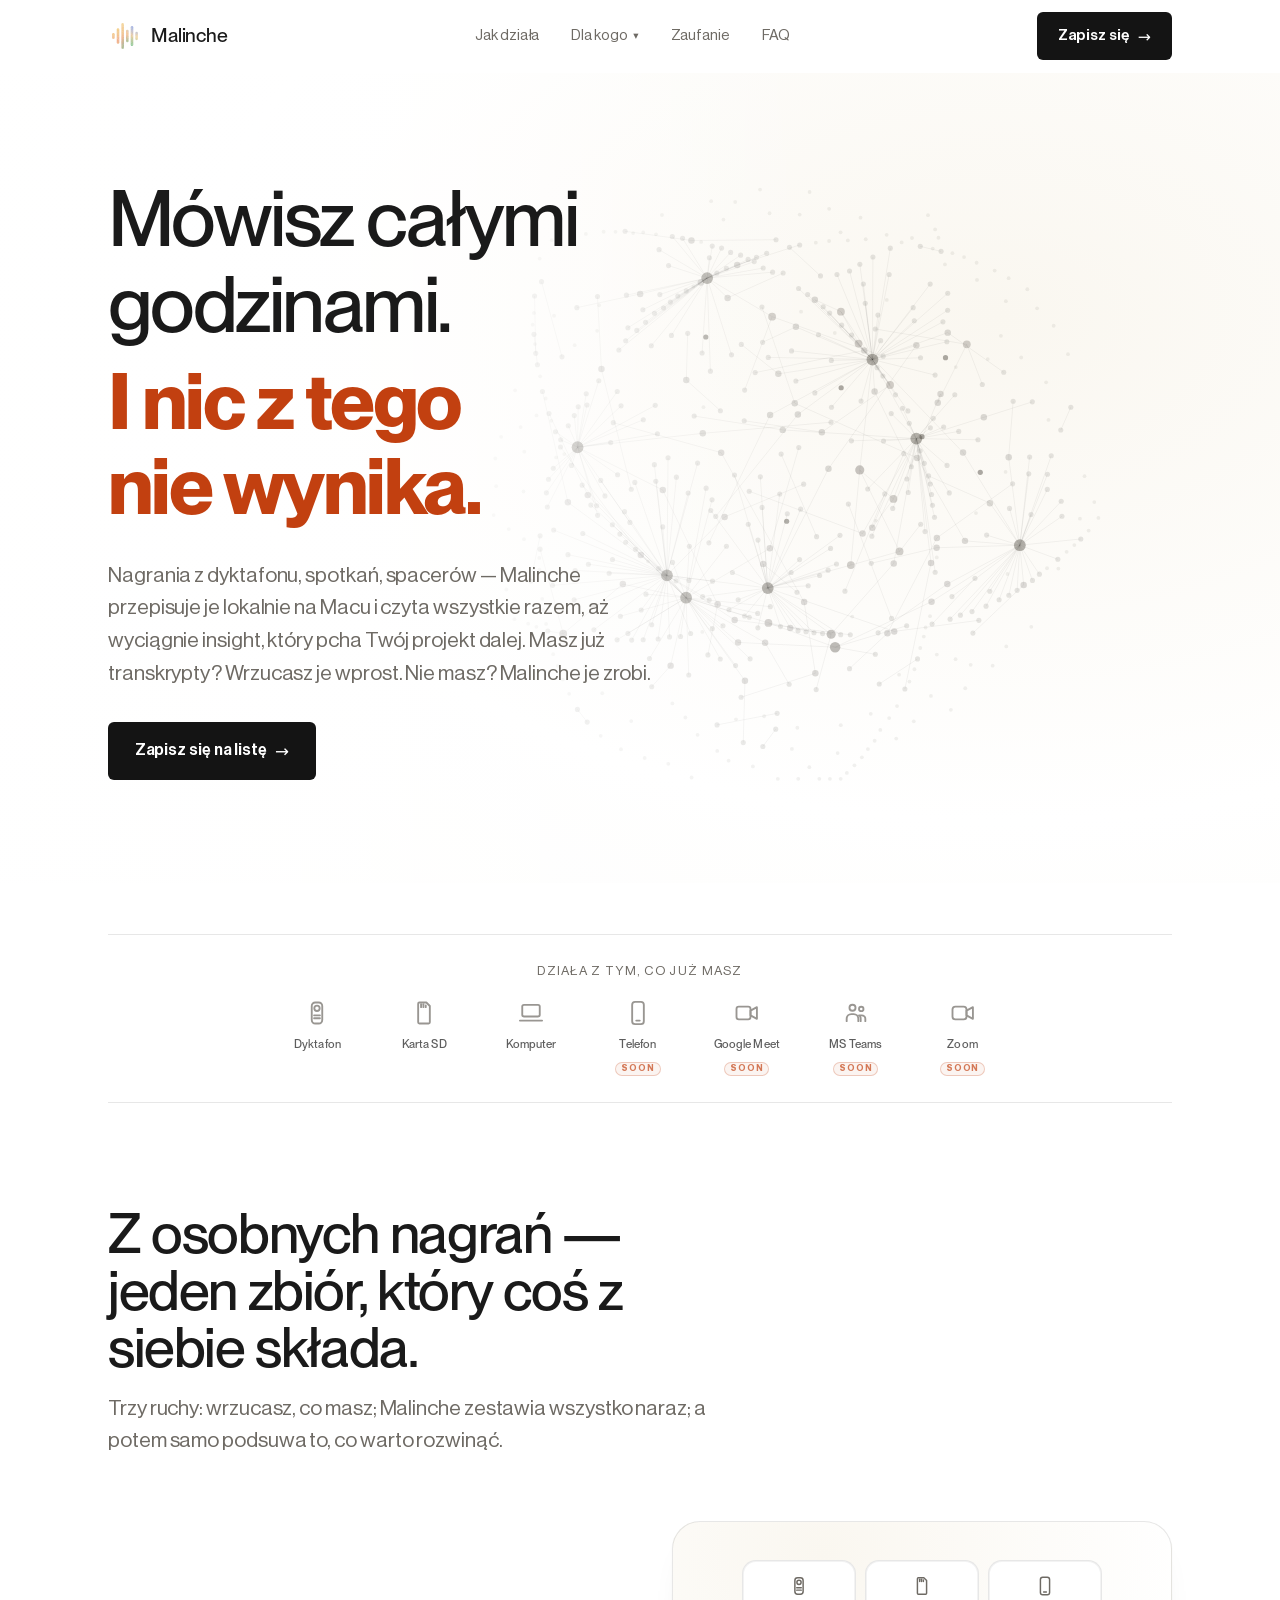
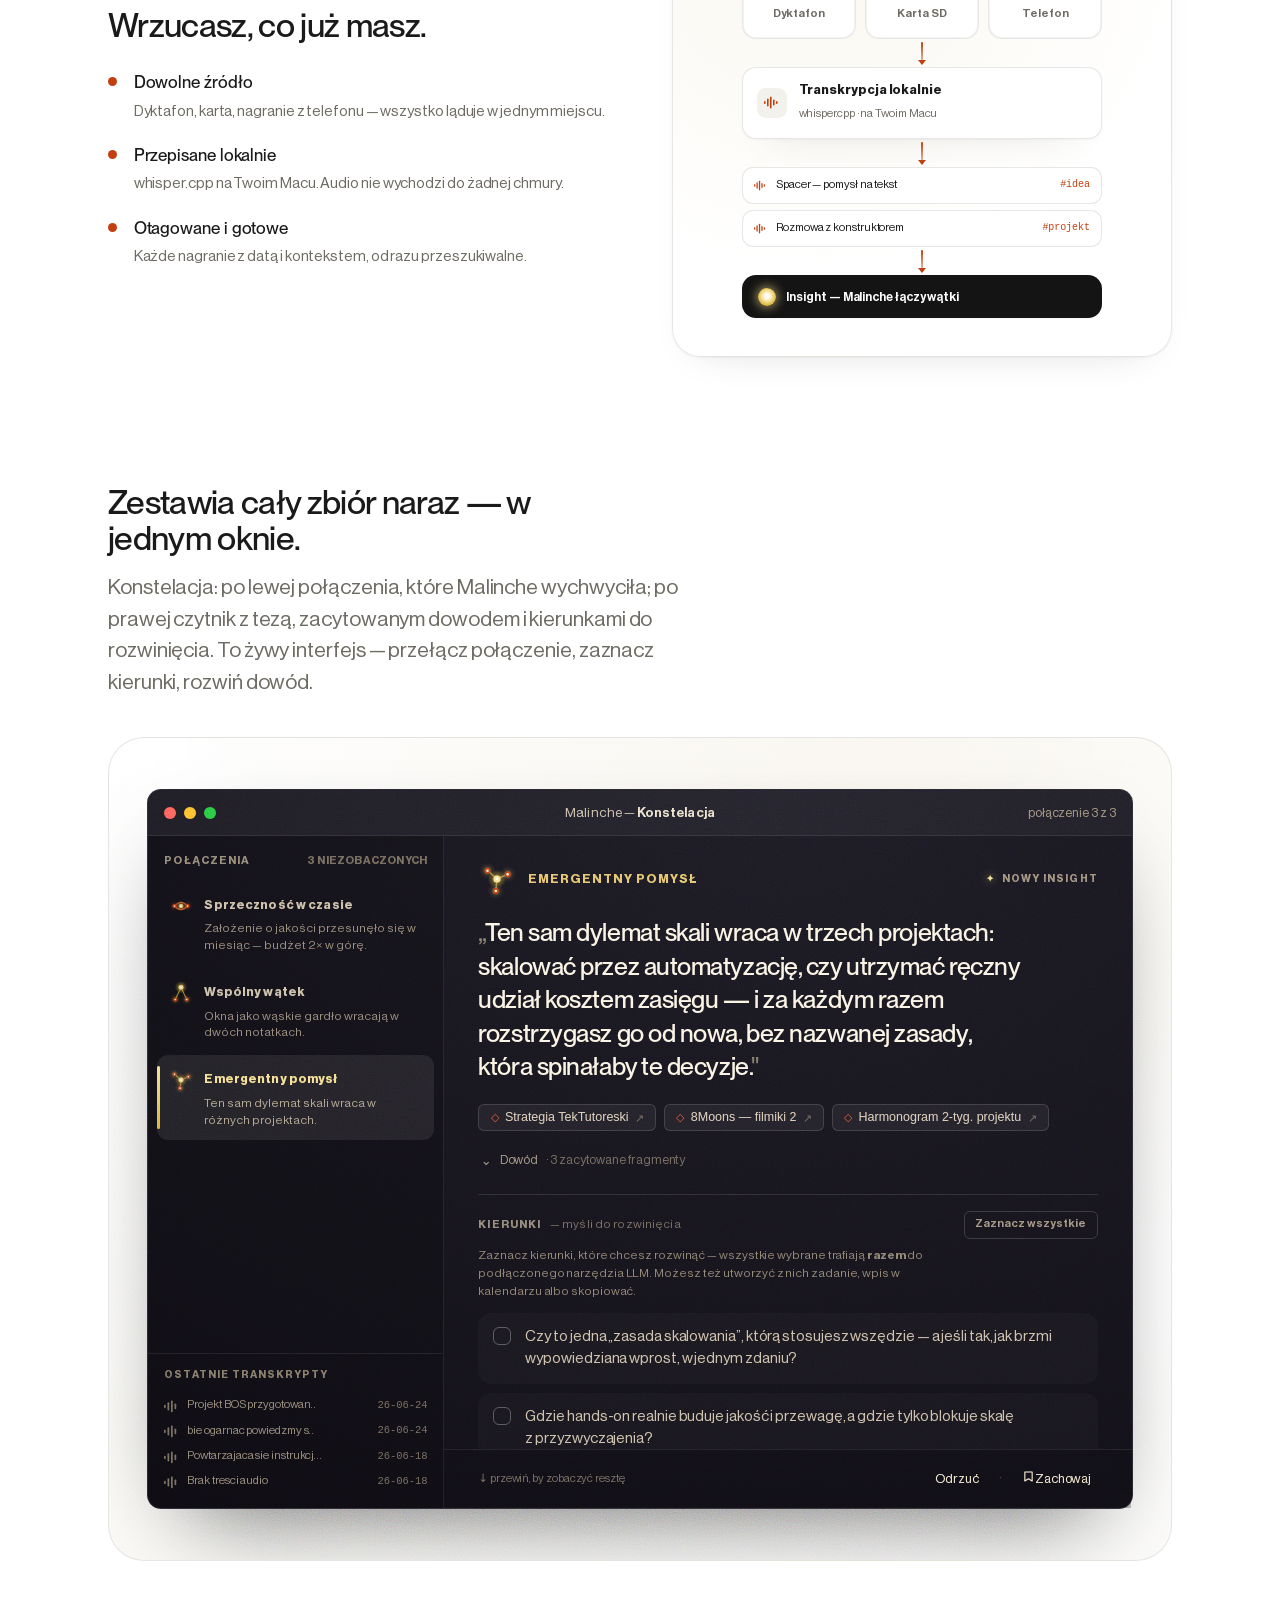
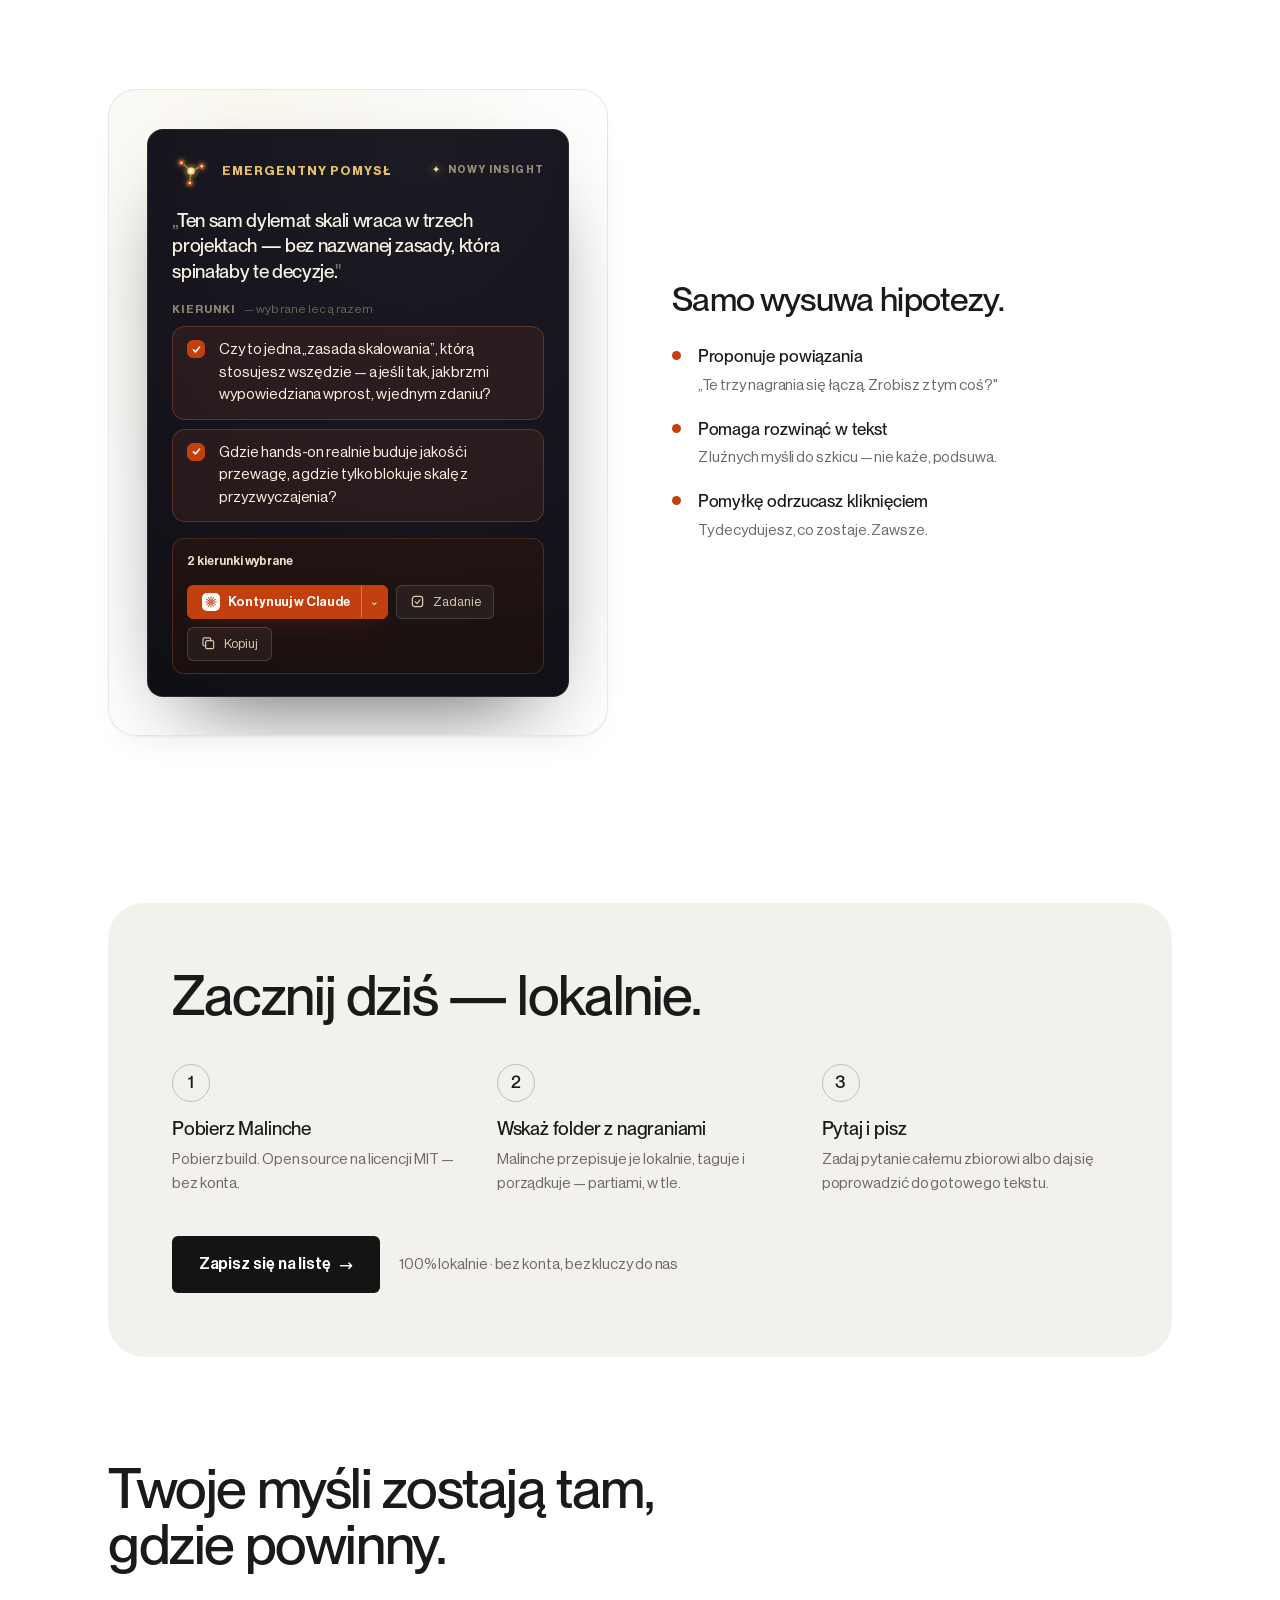
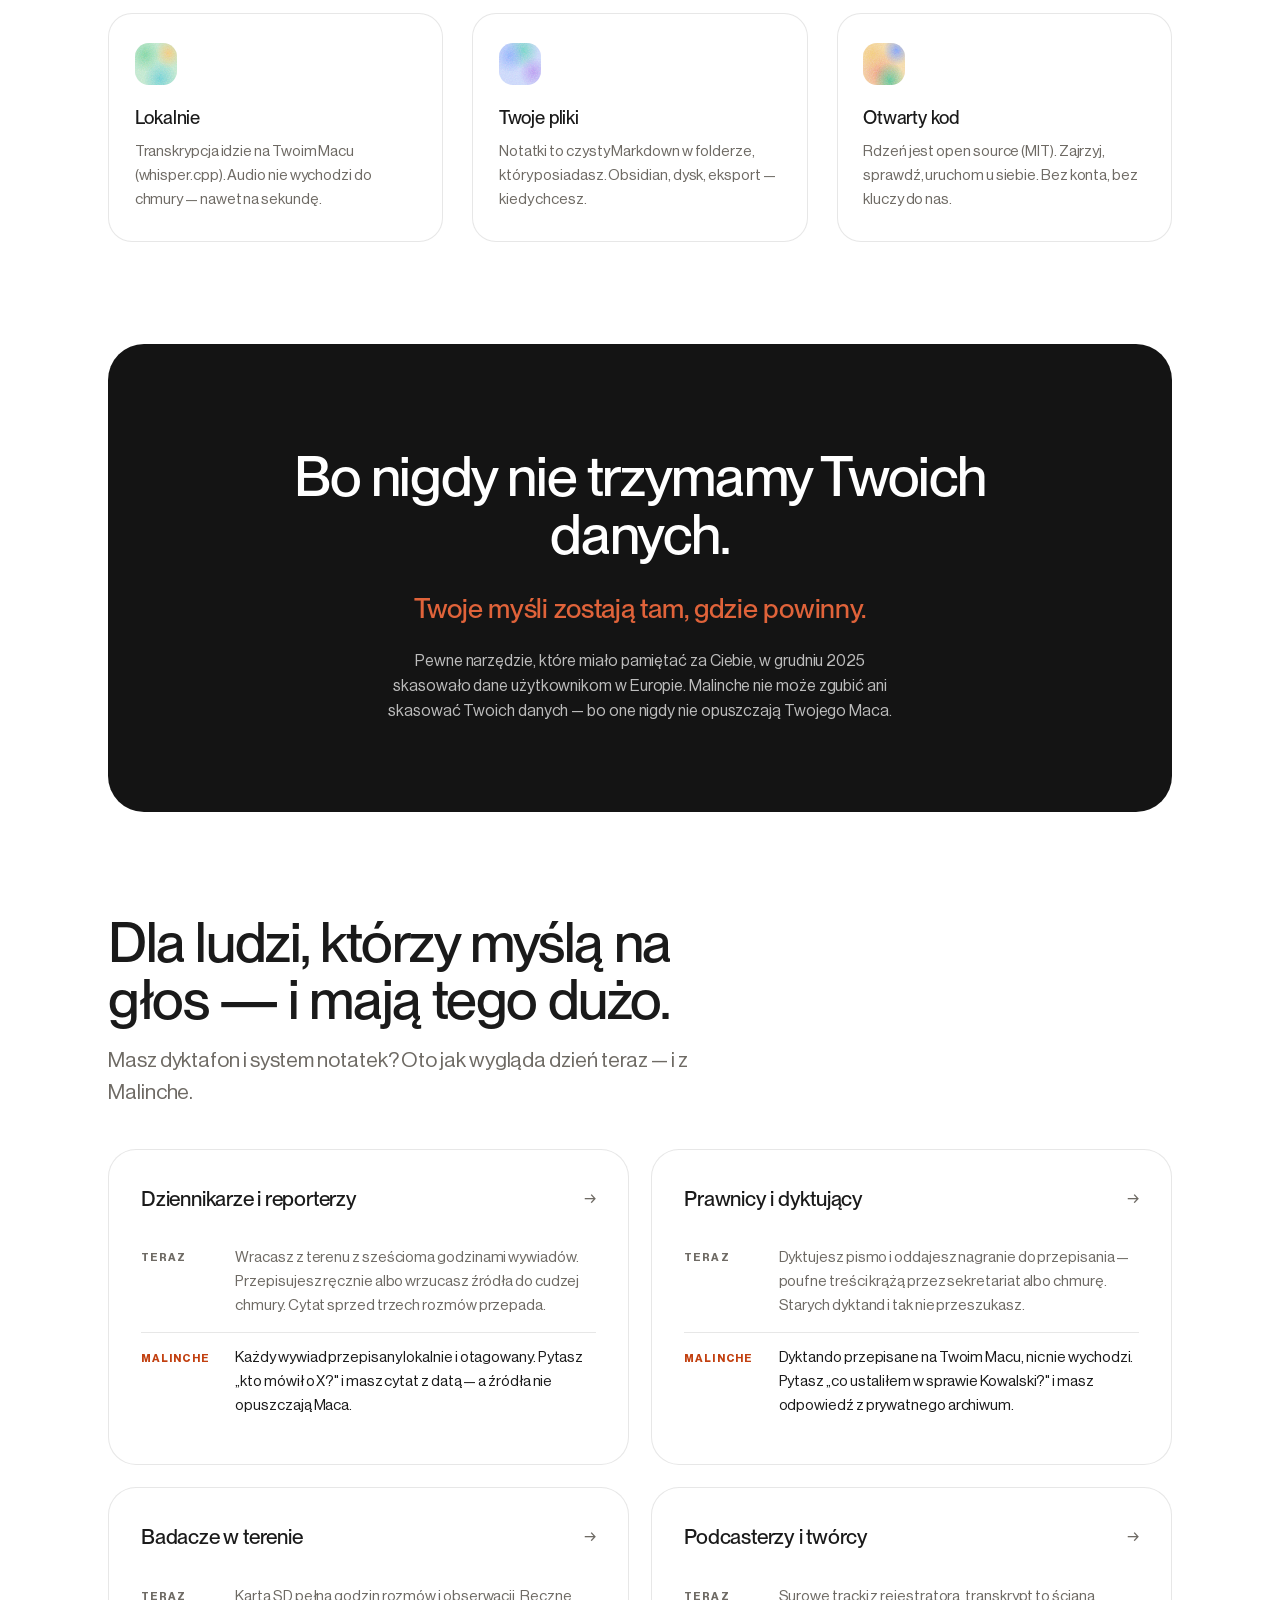
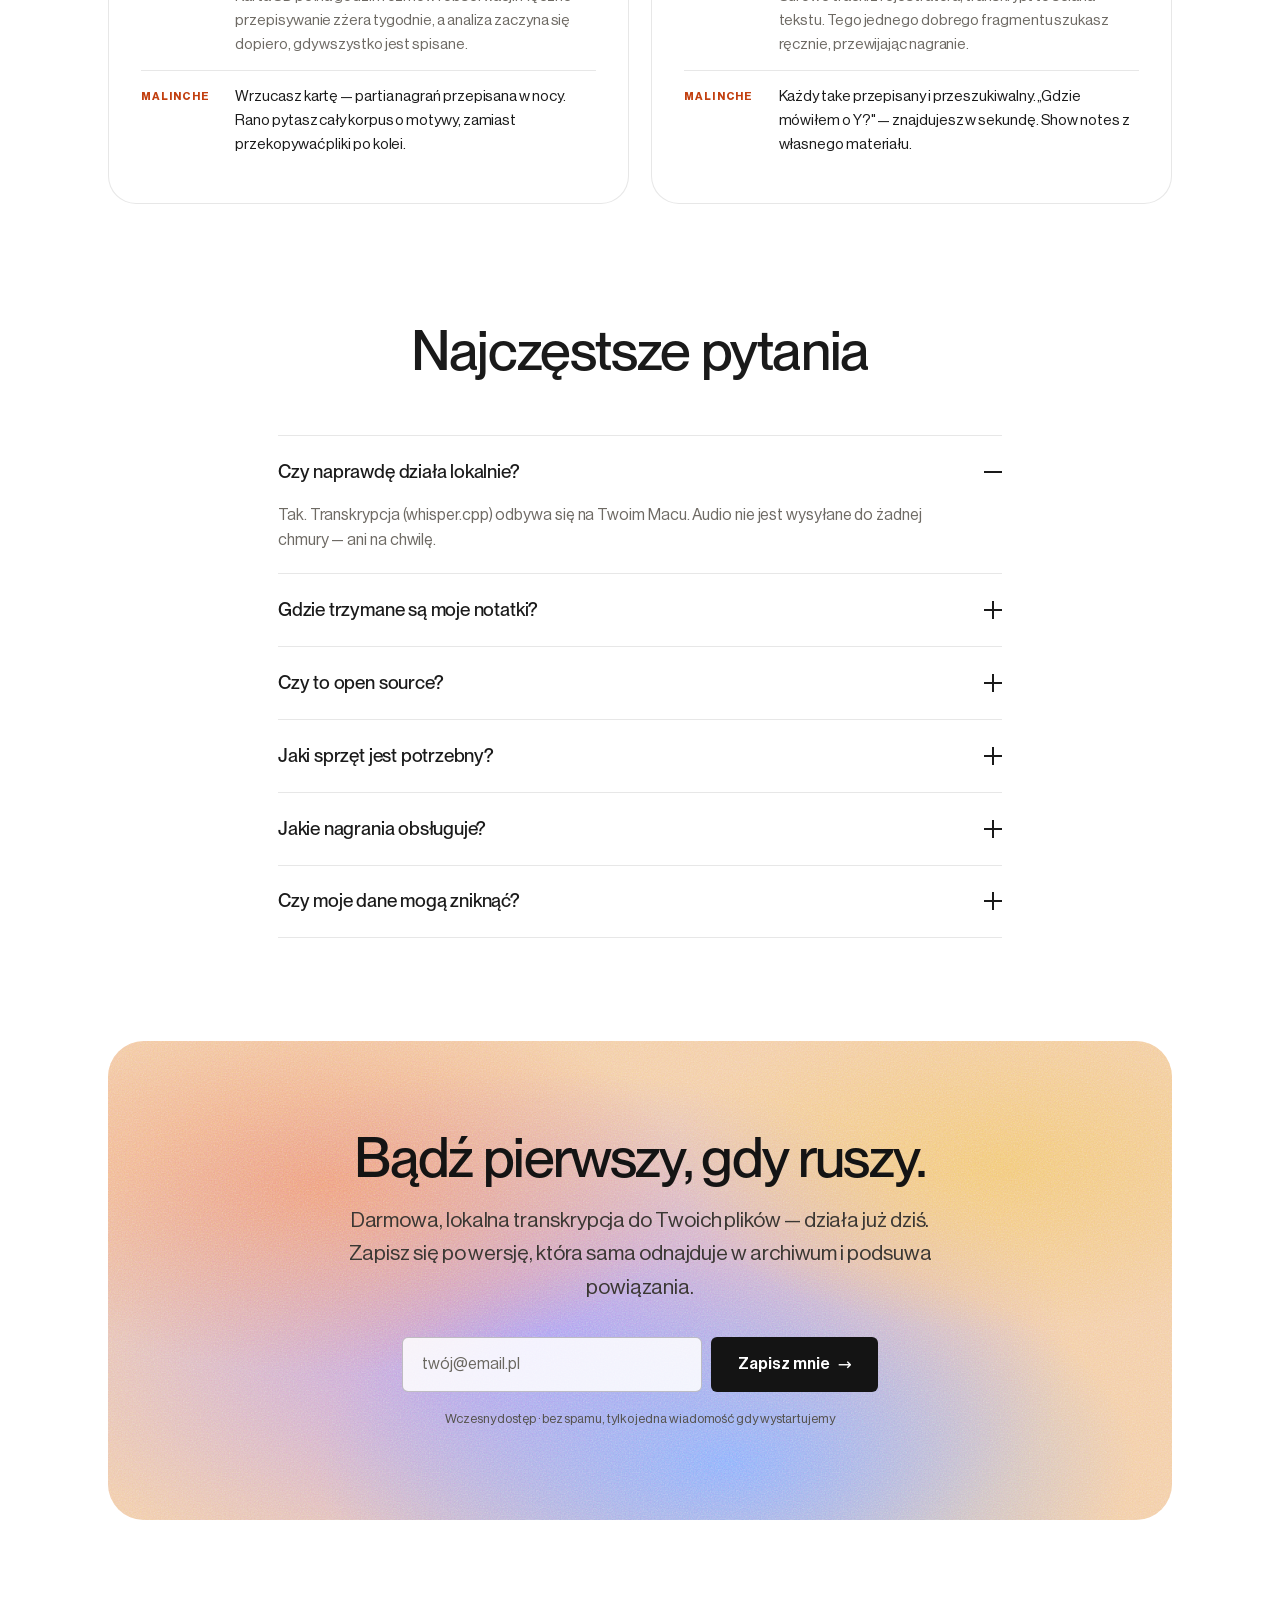
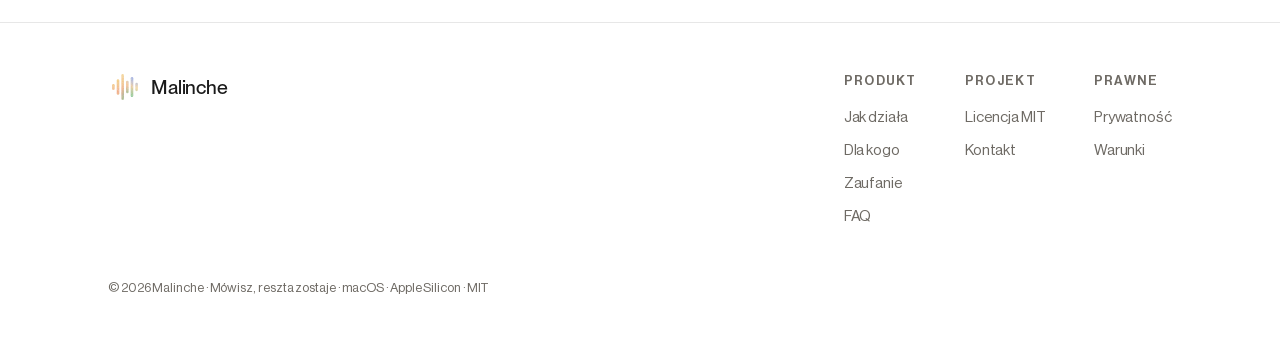
<file: site/index.html>
<!DOCTYPE html>
<html lang="pl">
<head>
<meta charset="utf-8">
<meta name="viewport" content="width=device-width, initial-scale=1">
<title>Malinche — z nagrań insighty, lokalnie na Twoim Macu</title>
<meta name="description" content="Mówisz całymi godzinami, a nic z tego nie wynika. Malinche przepisuje Twoje nagrania lokalnie na Macu i czyta je razem — aż wyciągnie insight, który pcha Twój projekt dalej.">
<link rel="icon" href="favicon.svg" type="image/svg+xml">
<link rel="stylesheet" href="tokens.css">
<link rel="stylesheet" href="landing-konstelacja.css">
<style>
  /* Parse-time token fallbacks — tokens.css (loaded via <link>) overrides with
     identical values. Guarantees no var() is undefined when this block parses. */
  :root{
    --font-display:"Neue Montreal",system-ui,sans-serif;
    --font-body:"Neue Haas Grotesk",system-ui,sans-serif;
    --font-mono:ui-monospace,SFMono-Regular,Menlo,Monaco,Consolas,"Courier New",monospace;
    --paper:#FFFFFF;--panel:#F3F1EB;--panel-2:#ECEAE3;--obsidian:#141414;
    --ink:#1A1A1A;--ink-soft:#6E6A64;--terracotta:#C24010;--terracotta-lit:#E0633A;
    --grad-gold:#E7B45C;--grad-jade:#46B17E;
    --border-base:rgba(20,20,20,0.10);--border-strong:rgba(20,20,20,0.22);
    --text-h1:clamp(2.6rem,7.5vw,6rem);--text-h2:clamp(2rem,calc(1.4rem + 2.6vw),3.5rem);
    --text-lead:clamp(1.06rem,calc(1rem + 0.45vw),1.32rem);--text-base:1rem;
    --text-sm:0.9375rem;--text-xs:0.8125rem;
    --leading-normal:1.6;--tracking-tight:-0.022em;--tracking-eyebrow:0.1em;
    --radius-lg:0.875rem;--radius-2xl:1.5rem;--radius-3xl:1.75rem;--radius-4xl:2.25rem;
    --radius-pill:999px;--radius-button:0.375rem;
    --shadow-card:0 1px 2px rgba(20,20,20,0.04),0 16px 40px -28px rgba(20,20,20,0.20);
    --shadow-float:0 28px 70px -28px rgba(20,20,20,0.28);
    --shadow-chip:inset 0 0 0 1px rgba(20,20,20,0.05);
  }
  *{box-sizing:border-box}
  html{scroll-behavior:smooth}
  html,body{margin:0}
  body{font-family:var(--font-body);background:var(--paper);color:var(--ink);
    -webkit-font-smoothing:antialiased;line-height:var(--leading-normal);letter-spacing:-0.005em}
  .wrap{max-width:1160px;margin-inline:auto;padding-inline:clamp(1.25rem,5vw,3rem)}
  a{color:inherit;text-decoration:none}
  h1,h2,h3,h4{font-family:var(--font-display);font-weight:500;margin:0;letter-spacing:var(--tracking-tight)}

  /* ---- grainy gradient engine ---- */
  .grain{position:relative;overflow:hidden}
  .grain::after{content:"";position:absolute;inset:-2px;background-image:var(--motif-grain);
    background-size:200px 200px;mix-blend-mode:overlay;opacity:.5;pointer-events:none}
  .mesh-a{background:
    radial-gradient(58% 64% at 22% 26%, #F2C879 0%, transparent 60%),
    radial-gradient(54% 60% at 80% 18%, #7FA0F7 0%, transparent 58%),
    radial-gradient(60% 72% at 64% 90%, #5BC495 0%, transparent 62%),
    radial-gradient(70% 80% at 38% 70%, #EE9F7E 0%, transparent 70%),
    #F4D9A8}
  .mesh-b{background:
    radial-gradient(60% 70% at 26% 30%, #8FB0FB 0%, transparent 60%),
    radial-gradient(58% 64% at 82% 70%, #B79BF0 0%, transparent 58%),
    radial-gradient(64% 72% at 56% 18%, #6FD3C2 0%, transparent 62%),
    #C9D6FA}
  .mesh-c{background:
    radial-gradient(60% 68% at 24% 28%, #7DD3A0 0%, transparent 60%),
    radial-gradient(56% 62% at 80% 24%, #F2C879 0%, transparent 58%),
    radial-gradient(64% 74% at 60% 86%, #6FCFD3 0%, transparent 62%),
    #BFE7CD}
  .mesh-d{background:
    radial-gradient(58% 66% at 20% 30%, #EE9F7E 0%, transparent 60%),
    radial-gradient(56% 62% at 84% 26%, #F2C879 0%, transparent 56%),
    radial-gradient(62% 72% at 58% 88%, #8FB0FB 0%, transparent 62%),
    radial-gradient(70% 80% at 40% 64%, #B79BF0 0%, transparent 72%),
    #F3CDA6}

  /* ---- nav ---- */
  header{position:sticky;top:0;z-index:40;background:rgba(255,255,255,.72);
    backdrop-filter:saturate(160%) blur(14px);-webkit-backdrop-filter:saturate(160%) blur(14px);
    border-bottom:1px solid transparent;transition:border-color .3s}
  header.stuck{border-bottom-color:var(--border-base)}
  nav{display:flex;align-items:center;justify-content:space-between;height:72px;gap:1.5rem}
  .brand{display:flex;align-items:center;gap:.55rem;font-family:var(--font-display);font-weight:500;font-size:1.22rem}
  /* Lockup B — gradientowy sygnet (fala) w masce, bez kafla, na jasnym headerze */
  .brand .mark{width:34px;height:32px;flex:0 0 auto;border-radius:0;
    -webkit-mask:var(--logo-sygnet) center/contain no-repeat;mask:var(--logo-sygnet) center/contain no-repeat}
  .nav-mid{display:flex;align-items:center;gap:2rem;font-size:var(--text-sm);color:var(--ink-soft)}
  .nav-mid a:hover{color:var(--ink)}
  .nav-drop{position:relative}
  .nav-drop>.nav-drop-trigger{display:inline-flex;align-items:center;gap:.35rem;cursor:pointer}
  .nav-drop>.nav-drop-trigger .caret{font-size:.7em;transition:transform .18s ease;color:var(--ink-soft)}
  .nav-drop:hover>.nav-drop-trigger .caret{transform:rotate(180deg)}
  .nav-drop-menu{position:absolute;top:100%;left:50%;transform:translate(-50%,6px);
    min-width:208px;padding:.4rem;background:var(--paper);border:1px solid var(--line,rgba(26,26,26,.12));
    border-radius:12px;box-shadow:0 16px 40px -16px rgba(26,26,26,.28);
    display:flex;flex-direction:column;gap:.1rem;
    opacity:0;visibility:hidden;pointer-events:none;transition:opacity .16s ease,transform .16s ease;z-index:60}
  .nav-drop-menu::before{content:"";position:absolute;left:0;right:0;top:-12px;height:12px}
  .nav-drop:hover .nav-drop-menu,.nav-drop:focus-within .nav-drop-menu{opacity:1;visibility:visible;pointer-events:auto;transform:translate(-50%,8px)}
  .nav-drop-menu a{display:block;padding:.5rem .7rem;border-radius:8px;color:var(--ink-soft);white-space:nowrap}
  .nav-drop-menu a:hover{color:var(--ink);background:var(--panel)}
  .nav-drop-menu a small{display:block;font-size:.78em;color:var(--ink-soft);opacity:.7;margin-top:1px}
  .nav-end{display:flex;align-items:center;gap:1.1rem;font-size:var(--text-sm)}
  .nav-end .ghost{color:var(--ink-soft)}
  .nav-end .ghost:hover{color:var(--ink)}
  @media(max-width:860px){.nav-mid{display:none}}

  /* ---- buttons ---- */
  .btn{display:inline-flex;align-items:center;gap:.5rem;font-family:var(--font-body);font-weight:500;
    font-size:var(--text-sm);padding:.7rem 1.25rem;border-radius:var(--radius-button);cursor:pointer;
    border:1px solid transparent;transition:transform .15s,background .2s,border-color .2s,color .2s;white-space:nowrap}
  .btn-dark{background:var(--obsidian);color:#fff}
  .btn-dark:hover{background:#000;transform:translateY(-1px)}
  .btn-light{background:#fff;color:var(--ink);border-color:var(--border-strong)}
  .btn-light:hover{border-color:var(--ink)}
  .btn-lg{font-size:var(--text-base);padding:.92rem 1.6rem}
  .arr{font-size:1.05em;line-height:0;transform:translateY(.5px)}

  /* ---- hero (full-bleed knowledge graph) ---- */
  .hero{position:relative;overflow:hidden;min-height:min(90vh,840px);display:flex;align-items:center;
    background:radial-gradient(120% 120% at 78% 30%, #FAF7F0 0%, var(--paper) 52%, #FBFAF6 100%)}
  .hero .gcanvas{position:absolute;inset:0;z-index:1}
  .hero .gcanvas canvas{display:block}
  .hero .bleed-scrim{position:absolute;inset:0;z-index:2;pointer-events:none;
    background:linear-gradient(90deg, rgba(255,255,255,.96) 0%, rgba(255,255,255,.86) 28%,
      rgba(255,255,255,.30) 50%, rgba(255,255,255,0) 64%)}
  .hero-inner{position:relative;z-index:3;width:100%}
  .hero-copy{max-width:600px;padding-block:clamp(3rem,9vh,6rem)}
  .eyebrow{display:inline-flex;align-items:center;gap:.5rem;font-size:var(--text-xs);font-weight:500;
    color:var(--ink-soft);background:var(--panel);border:1px solid var(--border-base);
    padding:.4rem .8rem;border-radius:var(--radius-pill);margin-bottom:1.6rem}
  .eyebrow .dot{width:7px;height:7px;border-radius:50%;background:var(--grad-jade)}
  .hero h1{font-size:calc(0.82 * var(--text-h1));line-height:1.08;letter-spacing:-.032em;max-width:18ch;text-wrap:balance}
  .hero h1 .accent{color:var(--terracotta)}
  .hero h1 .hl2{display:block;color:var(--terracotta);font-weight:700;margin-top:.16em}
  .hero .lead{font-size:var(--text-lead);color:var(--ink-soft);max-width:42ch;margin:1.9rem 0 0;line-height:1.55}
  .hero-cta{display:flex;gap:.7rem;flex-wrap:wrap;margin-top:2rem}
  .trust{margin-top:1.7rem;font-size:var(--text-sm);color:var(--ink-soft)}

  /* graph overlay cards (engine-mounted) */
  .hg-card{position:absolute;z-index:6;width:248px;border-radius:13px;padding:11px 14px;
    opacity:0;transform:translateY(6px);transition:opacity .22s,transform .22s;pointer-events:none;
    background:#fff;border:1px solid var(--border-base);box-shadow:var(--shadow-card)}
  .hg-card.show{opacity:1;transform:translateY(0)}
  .hg-card .d{font-size:11.5px;font-weight:600;letter-spacing:.02em;margin-bottom:5px;color:var(--terracotta)}
  .hg-card .d span{color:var(--ink-soft);font-weight:500}
  .hg-card .t{font-family:var(--font-display);font-weight:500;font-size:15px;line-height:1.34;color:var(--ink)}
  .hg-concl{position:absolute;z-index:7;width:290px;border-radius:14px;padding:13px 16px;
    opacity:0;transform:translateY(8px);transition:opacity .5s,transform .5s;pointer-events:none;
    background:#fff;border:1px solid rgba(201,148,58,.5);box-shadow:var(--shadow-float)}
  .hg-concl.show{opacity:1;transform:translateY(0)}
  .hg-concl .h{font-size:11.5px;font-weight:700;letter-spacing:.04em;margin-bottom:7px;display:flex;
    align-items:center;gap:.45rem;color:#A8761E}
  .hg-concl .h::before{content:"";width:7px;height:7px;border-radius:50%;background:var(--grad-gold);
    box-shadow:0 0 0 3px rgba(231,180,92,.25)}
  .hg-concl .t{font-family:var(--font-display);font-weight:500;font-size:15.5px;line-height:1.36;color:var(--ink)}

  @media(max-width:980px){
    .hero{min-height:auto;padding-block:clamp(2.5rem,6vw,4rem)}
    .hero .bleed-scrim{background:linear-gradient(180deg, rgba(255,255,255,.62) 0%, rgba(255,255,255,.85) 55%, rgba(255,255,255,.96) 100%)}
    .hero-copy{max-width:none;text-align:center;margin-inline:auto}
  }

  /* ---- works-with strip ---- */
  .marquee{border-block:1px solid var(--border-base);padding-block:1.6rem;margin-top:clamp(2rem,4vw,3.5rem)}
  .marquee .lbl{text-align:center;font-size:var(--text-xs);letter-spacing:var(--tracking-eyebrow);
    text-transform:uppercase;color:var(--ink-soft);margin-bottom:1.1rem}
  .logos{display:flex;align-items:flex-start;justify-content:center;gap:clamp(1.2rem,3.5vw,2.8rem);
    flex-wrap:wrap;opacity:.7}
  .logos span{font-family:var(--font-display);font-weight:500;font-size:1.05rem;color:var(--ink)}
  .logos .sep{color:var(--border-strong);font-size:.8rem}
  .logos .lg{color:var(--ink-soft);display:flex;flex-direction:column;align-items:center;gap:.45rem;transition:color .2s;min-width:62px}
  .logos .lg svg{margin-bottom:.05rem}
  .logos .lg svg{width:28px;height:28px;display:block}
  .logos .lg .lglab{font-size:11.5px;font-weight:500;letter-spacing:.01em}
  .logos .lg:hover{color:var(--ink)}
  .logos .lg{position:relative}
  .logos .lg .soon{font-family:var(--font-body,inherit);font-size:8.5px;line-height:1;font-weight:600;
    letter-spacing:.1em;text-transform:uppercase;color:var(--accent-terracotta,#C24010);
    border:1px solid color-mix(in srgb,var(--accent-terracotta,#C24010) 35%,transparent);
    background:color-mix(in srgb,var(--accent-terracotta,#C24010) 8%,transparent);
    padding:2px 5px;border-radius:999px;margin-top:1px}

  /* ---- section scaffolding ---- */
  .block{padding-block:clamp(4rem,8vw,7rem)}
  .sec-head{max-width:60ch}
  .sec-head .kicker{font-size:var(--text-xs);font-weight:500;letter-spacing:var(--tracking-eyebrow);
    text-transform:uppercase;color:var(--ink-soft);display:block;margin-bottom:1rem}
  .sec-head h2{font-size:var(--text-h2);line-height:1.02;letter-spacing:-.025em;max-width:18ch}
  .sec-head p{font-size:var(--text-lead);color:var(--ink-soft);margin:1.1rem 0 0;max-width:50ch;line-height:1.5}

  /* ---- use cases ---- */
  .usecase{display:grid;grid-template-columns:1fr 1fr;gap:clamp(2rem,5vw,4.5rem);align-items:center;
    padding-block:clamp(2.5rem,5vw,4rem)}
  .usecase + .usecase{border-top:1px solid var(--border-base)}
  .usecase.flip .uc-art{order:-1}
  .uc-art{aspect-ratio:4/3;border-radius:var(--radius-3xl);box-shadow:var(--shadow-card)}
  .uc-tag{display:inline-block;font-size:var(--text-xs);font-weight:500;color:var(--ink-soft);
    background:var(--panel);border:1px solid var(--border-base);padding:.35rem .8rem;border-radius:var(--radius-pill);margin-bottom:1.1rem}
  .uc-copy h3{font-size:clamp(1.5rem,1rem + 1.6vw,2.1rem);line-height:1.05;letter-spacing:-.02em;max-width:16ch}
  .uc-list{margin:1.6rem 0 0;padding:0;list-style:none;display:grid;gap:1.1rem}
  .uc-list li{padding-left:1.6rem;position:relative}
  .uc-list li::before{content:"";position:absolute;left:0;top:.5em;width:9px;height:9px;border-radius:50%;
    background:var(--terracotta)}
  .uc-list b{font-family:var(--font-display);font-weight:500;font-size:1.06rem;display:block;margin-bottom:.15rem}
  .uc-list span{color:var(--ink-soft);font-size:var(--text-sm)}
  @media(max-width:860px){.usecase{grid-template-columns:1fr;gap:1.8rem}.usecase.flip .uc-art{order:0}}

  /* ---- steps ---- */
  .steps-sec{background:var(--panel);border-radius:var(--radius-4xl);padding:clamp(2.5rem,5vw,4.5rem)}
  .steps{display:grid;grid-template-columns:repeat(3,1fr);gap:clamp(1.5rem,3vw,2.5rem);margin-top:2.5rem}
  .step .num{font-family:var(--font-display);font-weight:500;font-size:1.1rem;color:var(--ink);
    width:38px;height:38px;border-radius:50%;border:1px solid var(--border-strong);display:grid;place-items:center;margin-bottom:1rem}
  .step h4{font-size:1.18rem;line-height:1.2;letter-spacing:-.01em}
  .step p{color:var(--ink-soft);font-size:var(--text-sm);margin:.5rem 0 0}
  .steps-foot{display:flex;align-items:center;gap:1.2rem;flex-wrap:wrap;margin-top:2.5rem}
  .steps-foot .note{font-size:var(--text-sm);color:var(--ink-soft)}
  @media(max-width:720px){.steps{grid-template-columns:1fr;gap:1.8rem}}

  /* ---- feature trio (trust pillars) ---- */
  .trio{display:grid;grid-template-columns:repeat(3,1fr);gap:clamp(1rem,2.5vw,1.8rem);margin-top:2.5rem}
  .feat{border:1px solid var(--border-base);border-radius:var(--radius-2xl);padding:1.8rem 1.6rem;background:#fff}
  .feat .ic{width:42px;height:42px;border-radius:var(--radius-lg);margin-bottom:1.1rem}
  .feat h4{font-size:1.15rem;letter-spacing:-.01em}
  .feat p{color:var(--ink-soft);font-size:var(--text-sm);margin:.5rem 0 0}
  @media(max-width:720px){.trio{grid-template-columns:1fr}}

  /* ---- editorial manifest panel ---- */
  .editorial{background:var(--obsidian);color:#fff;border-radius:var(--radius-4xl);
    padding:clamp(3rem,7vw,5.5rem) clamp(1.5rem,5vw,4rem);text-align:center}
  .editorial .kicker{font-size:var(--text-xs);font-weight:500;letter-spacing:var(--tracking-eyebrow);
    text-transform:uppercase;color:var(--terracotta-lit)}
  .editorial h2{color:#fff;font-size:var(--text-h2);letter-spacing:-.025em;max-width:20ch;margin:1rem auto 0;line-height:1.04}
  .editorial .deadpan{font-family:var(--font-display);font-weight:500;font-size:clamp(1.2rem,1rem + 1vw,1.7rem);
    color:var(--terracotta-lit);margin:1.5rem auto 0;letter-spacing:-.01em}
  .editorial p{color:rgba(255,255,255,.72);max-width:52ch;margin:1.2rem auto 0;font-size:var(--text-base);line-height:1.55}

  /* ---- personas ---- */
  .personas{display:grid;grid-template-columns:repeat(2,1fr);gap:clamp(1rem,2vw,1.4rem);margin-top:2.5rem}
  .pcard{background:#fff;border:1px solid var(--border-base);border-radius:var(--radius-3xl);padding:clamp(1.5rem,2.5vw,2.1rem);display:block;color:inherit;text-decoration:none;transition:border-color .2s,box-shadow .2s,transform .2s}
  a.pcard:hover{border-color:var(--border-strong,rgba(26,26,26,.22));box-shadow:0 14px 34px -18px rgba(26,26,26,.25);transform:translateY(-2px)}
  .pcard .persona{font-family:var(--font-display);font-weight:500;font-size:1.3rem;letter-spacing:-.01em;margin-bottom:1.1rem;display:flex;align-items:center;justify-content:space-between;gap:1rem}
  .pcard .persona .go{font-size:1rem;color:var(--ink-soft);transition:transform .2s,color .2s}
  a.pcard:hover .persona .go{color:var(--terracotta);transform:translateX(3px)}
  .pcard .row{display:flex;gap:.9rem;padding-block:.85rem}
  .pcard .row + .row{border-top:1px solid var(--border-base)}
  .pcard .lab{flex:0 0 auto;width:5rem;font-size:.68rem;font-weight:700;letter-spacing:.1em;text-transform:uppercase;padding-top:.2rem}
  .pcard .now .lab{color:var(--ink-soft)}
  .pcard .with .lab{color:var(--terracotta)}
  .pcard .row p{margin:0;font-size:var(--text-sm)}
  .pcard .now p{color:var(--ink-soft)}
  .pcard .with p{color:var(--ink)}
  @media(max-width:760px){.personas{grid-template-columns:1fr}}

  /* ---- FAQ ---- */
  .faq{max-width:820px;margin-inline:auto}
  .faq h2{font-size:var(--text-h2);letter-spacing:-.025em;text-align:center;margin-bottom:2.5rem}
  details{border-top:1px solid var(--border-base);padding-block:1.3rem}
  details:last-of-type{border-bottom:1px solid var(--border-base)}
  summary{display:flex;align-items:center;justify-content:space-between;gap:1.5rem;cursor:pointer;
    list-style:none;font-family:var(--font-display);font-weight:500;font-size:1.18rem;letter-spacing:-.01em}
  summary::-webkit-details-marker{display:none}
  summary .pm{position:relative;width:18px;height:18px;flex:0 0 auto}
  summary .pm::before,summary .pm::after{content:"";position:absolute;background:var(--ink);transition:transform .25s}
  summary .pm::before{top:8px;left:0;width:18px;height:2px}
  summary .pm::after{left:8px;top:0;width:2px;height:18px}
  details[open] summary .pm::after{transform:scaleY(0)}
  details p{color:var(--ink-soft);font-size:var(--text-base);line-height:1.55;margin:1rem 0 0;max-width:68ch}

  /* ---- big CTA + waitlist ---- */
  .cta-block{padding-bottom:clamp(4rem,8vw,7rem)}
  .cta{position:relative;border-radius:var(--radius-4xl);padding:clamp(3rem,7vw,6rem) clamp(1.5rem,5vw,4rem);
    text-align:center;overflow:hidden}
  .cta h2{position:relative;z-index:2;font-size:var(--text-h2);letter-spacing:-.03em;color:var(--obsidian);max-width:18ch;margin-inline:auto;line-height:1}
  .cta p{position:relative;z-index:2;color:#3a3733;margin:1.1rem auto 0;max-width:46ch;font-size:var(--text-lead)}
  .wl-form{position:relative;z-index:2;display:flex;gap:.6rem;justify-content:center;flex-wrap:wrap;margin-top:2rem}
  .wl-form input{font:inherit;font-size:var(--text-base);padding:.85rem 1.2rem;border-radius:var(--radius-button);
    border:1px solid rgba(20,20,20,.25);background:rgba(255,255,255,.85);min-width:min(300px,80vw);color:var(--ink)}
  .wl-form input:focus{outline:none;border-color:var(--obsidian);background:#fff}
  .wl-form input::placeholder{color:#6a6760}
  .cta .thanks{position:relative;z-index:2;font-size:var(--text-sm);color:var(--obsidian);font-weight:600;margin:.9rem 0 0}
  .cta .note{position:relative;z-index:2;font-size:var(--text-xs);color:#54514c;margin:1.1rem auto 0}

  /* ---- product UI surfaces embedded in the handhold layout ---- */
  .uc-art.is-ui{aspect-ratio:auto;display:flex;align-items:center;justify-content:center;
    padding:clamp(1.4rem,3vw,2.4rem);overflow:hidden;
    background:radial-gradient(120% 120% at 30% 8%, #FAF7F0 0%, var(--paper) 62%);border:1px solid var(--border-base)}

  .prod-show{margin-top:clamp(2.5rem,5vw,4.5rem)}
  .prod-copy{max-width:62ch;margin-bottom:clamp(1.6rem,3vw,2.6rem)}
  .prod-copy h3{font-size:clamp(1.5rem,1rem + 1.6vw,2.1rem);line-height:1.05;letter-spacing:-.02em;max-width:22ch}
  .prod-copy .prod-sub{color:var(--ink-soft);font-size:var(--text-lead);margin:1rem 0 0;max-width:56ch;line-height:1.5}
  .prod-panel{position:relative;border-radius:var(--radius-4xl);overflow:hidden;
    padding:clamp(1.5rem,4vw,3.5rem) clamp(1rem,3vw,2.5rem);
    background:radial-gradient(120% 130% at 72% 0%, #FAF7F0 0%, var(--paper) 55%, #FBFAF6 100%);
    border:1px solid var(--border-base)}
  .prod-win{max-width:1000px;margin-inline:auto}
  .prod-note{display:inline-flex;align-items:center;gap:.5rem;margin:clamp(1.4rem,3vw,2rem) auto 0;
    font-size:var(--text-sm);color:var(--ink-soft);justify-content:center;width:100%}
  .prod-note::before{content:"";width:7px;height:7px;border-radius:50%;background:var(--terracotta);flex:0 0 auto}

  /* section 01 flow illustration */
  .flow{display:flex;flex-direction:column;align-items:center;gap:0;width:100%;max-width:360px;margin-inline:auto}
  .flow-row{display:flex;gap:.6rem;justify-content:center;width:100%}
  .flow .src{flex:1;display:flex;flex-direction:column;align-items:center;gap:.5rem;
    background:#fff;border:1px solid var(--border-base);border-radius:14px;padding:.9rem .5rem;box-shadow:var(--shadow-chip)}
  .flow .src svg{width:22px;height:22px;color:var(--ink-soft)}
  .flow .src span{font-size:11.5px;color:var(--ink-soft);font-weight:500}
  .flow-link{width:2px;height:22px;border-radius:2px;margin-block:3px;position:relative;
    background:linear-gradient(var(--terracotta),rgba(194,64,16,.28))}
  .flow-link::after{content:"";position:absolute;left:50%;bottom:-1px;transform:translateX(-50%);
    border-left:4px solid transparent;border-right:4px solid transparent;border-top:5px solid var(--terracotta)}
  .flow-node{display:flex;align-items:center;gap:.7rem;background:#fff;border:1px solid var(--border-base);
    border-radius:14px;padding:.72rem .9rem;width:100%;box-shadow:var(--shadow-card)}
  .flow-node .fn-ic{display:grid;place-items:center;width:30px;height:30px;border-radius:9px;
    background:var(--panel);color:var(--terracotta);flex:0 0 auto}
  .flow-node .fn-ic svg{width:16px;height:13px}
  .flow-node b{font-size:13px;font-weight:600;color:var(--ink);display:block}
  .flow-node .fn-tx span{font-size:11.5px;color:var(--ink-soft)}
  .flow-trs{display:flex;flex-direction:column;gap:.4rem;width:100%}
  .flow .ftr{display:flex;align-items:center;gap:.55rem;background:#fff;border:1px solid var(--border-base);
    border-radius:11px;padding:.52rem .7rem}
  .flow .ftr .wv{color:var(--terracotta);flex:0 0 auto;display:grid;place-items:center}
  .flow .ftr .wv svg{width:13px;height:11px}
  .flow .ftr .nm{flex:1;font-size:11.5px;color:var(--ink);overflow:hidden;text-overflow:ellipsis;white-space:nowrap}
  .flow .ftr .tg{font-family:var(--font-mono);font-size:10px;color:var(--terracotta);flex:0 0 auto}
  .flow-insight{display:flex;align-items:center;gap:.65rem;background:var(--obsidian);color:#fff;
    border-radius:14px;padding:.72rem 1rem;width:100%;box-shadow:var(--shadow-card)}
  .flow-insight .bloom{width:18px;height:18px;border-radius:50%;flex:0 0 auto;
    background:radial-gradient(circle at 50% 45%, #FFFBF0 0 18%, #F4DD8E 42%, #D6B033 72%, rgba(214,176,51,0) 100%);
    box-shadow:0 0 10px 2px rgba(244,221,142,.55)}
  .flow-insight .fi-tx{font-size:12.5px;font-weight:500}

  /* ---- footer ---- */
  footer{border-top:1px solid var(--border-base);padding-block:3rem}
  .foot-grid{display:flex;justify-content:space-between;gap:2rem;flex-wrap:wrap;align-items:flex-start}
  .foot-links{display:flex;gap:3rem;flex-wrap:wrap;font-size:var(--text-sm)}
  .foot-col h5{font-size:var(--text-xs);letter-spacing:var(--tracking-eyebrow);text-transform:uppercase;
    color:var(--ink-soft);margin:0 0 .9rem;font-weight:500;font-family:var(--font-body)}
  .foot-col a{display:block;color:var(--ink-soft);margin-bottom:.55rem}
  .foot-col a:hover{color:var(--ink)}
  .foot-base{margin-top:2.5rem;font-size:var(--text-xs);color:var(--ink-soft)}
</style>
</head>

<body>
<header id="top">
  <div class="wrap">
    <nav>
      <a class="brand" href="#top">
        <span class="mark grain mesh-a" aria-hidden="true"></span>
        Malinche
      </a>
      <div class="nav-mid">
        <a href="#jak">Jak działa</a>
        <div class="nav-drop" tabindex="0">
          <a class="nav-drop-trigger" href="#dlakogo">Dla kogo <span class="caret" aria-hidden="true">▾</span></a>
          <div class="nav-drop-menu">
            <a href="cases/lekarz/index.html">Dla lekarzy</a>
            <a href="cases/dziennikarz/index.html">Dla dziennikarzy</a>
            <a href="cases/prawnik/index.html">Dla prawników</a>
            <a href="cases/researcher/index.html">Dla badaczy</a>
            <a href="cases/podcaster/index.html">Dla podcasterów</a>
          </div>
        </div>
        <a href="#zaufanie">Zaufanie</a>
        <a href="#faq">FAQ</a>
      </div>
      <div class="nav-end">
        <a class="btn btn-dark" href="#zapis">Zapisz się <span class="arr">→</span></a>
      </div>
    </nav>
  </div>
</header>

<main>
  <section class="hero" id="hero" data-screen-label="Hero — graf wiedzy">
    <div class="gcanvas" id="heroGraph"></div>
    <div class="bleed-scrim" aria-hidden="true"></div>
    <div class="wrap hero-inner">
      <div class="hero-copy">
        <h1>Mówisz całymi godzinami. <span class="hl2">I nic z tego nie wynika.</span></h1>
        <p class="lead">Nagrania z dyktafonu, spotkań, spacerów — Malinche przepisuje je lokalnie na Macu i czyta wszystkie razem, aż wyciągnie insight, który pcha Twój projekt dalej. Masz już transkrypty? Wrzucasz je wprost. Nie masz? Malinche je zrobi.</p>
        <div class="hero-cta">
          <a class="btn btn-dark btn-lg" href="#zapis">Zapisz się na listę <span class="arr">→</span></a>
        </div>
      </div>
    </div>
  </section>

  <div class="wrap">
    <div class="marquee">
      <div class="lbl">Działa z tym, co już masz</div>
      <div class="logos">
        <span class="lg" title="Dyktafon" aria-label="Dyktafon"><svg viewBox="0 0 24 24" fill="none" stroke="currentColor" stroke-width="1.6" stroke-linecap="round" stroke-linejoin="round"><rect x="7.5" y="3" width="9" height="18" rx="3"></rect><circle cx="12" cy="8" r="2.3"></circle><line x1="9.5" y1="14" x2="14.5" y2="14"></line><line x1="9.5" y1="16.5" x2="14.5" y2="16.5"></line></svg><span class="lglab">Dyktafon</span></span>
        <span class="lg" title="Karta SD" aria-label="Karta SD"><svg viewBox="0 0 24 24" fill="none" stroke="currentColor" stroke-width="1.6" stroke-linejoin="round"><path d="M8 3 h6 l3 3 v14 a1 1 0 0 1 -1 1 h-8 a1 1 0 0 1 -1 -1 v-16 a1 1 0 0 1 1 -1 z"></path><line x1="9.5" y1="4.5" x2="9.5" y2="7" stroke-linecap="round"></line><line x1="11.5" y1="4.5" x2="11.5" y2="7" stroke-linecap="round"></line><line x1="13.5" y1="5.5" x2="13.5" y2="7" stroke-linecap="round"></line></svg><span class="lglab">Karta SD</span></span>
        <span class="lg" title="Komputer" aria-label="Komputer"><svg viewBox="0 0 24 24" fill="none" stroke="currentColor" stroke-width="1.6" stroke-linecap="round" stroke-linejoin="round"><rect x="4.5" y="5" width="15" height="10" rx="1.5"></rect><path d="M2.5 18.5 h19"></path></svg><span class="lglab">Komputer</span></span>
        <span class="lg" title="Telefon" aria-label="Telefon"><svg viewBox="0 0 24 24" fill="none" stroke="currentColor" stroke-width="1.6" stroke-linecap="round" stroke-linejoin="round"><rect x="7" y="2.5" width="10" height="19" rx="2.5"></rect><line x1="10.5" y1="18.5" x2="13.5" y2="18.5"></line></svg><span class="lglab">Telefon</span><span class="soon">Soon</span></span>
        <span class="lg" title="Google Meet" aria-label="Google Meet"><svg viewBox="0 0 24 24" fill="none" stroke="currentColor" stroke-width="1.6" stroke-linecap="round" stroke-linejoin="round"><rect x="3" y="6.5" width="12" height="11" rx="2"></rect><path d="M15 10 l5.5 -3 v10 l-5.5 -3 z"></path></svg><span class="lglab">Google Meet</span><span class="soon">Soon</span></span>
        <span class="lg" title="Microsoft Teams" aria-label="Microsoft Teams"><svg viewBox="0 0 24 24" fill="none" stroke="currentColor" stroke-width="1.6" stroke-linecap="round" stroke-linejoin="round"><circle cx="9" cy="7.5" r="2.6"></circle><circle cx="16.5" cy="8.5" r="1.9"></circle><path d="M4 19 v-2 a4 4 0 0 1 4 -4 h2 a4 4 0 0 1 4 4 v2"></path><path d="M16 19 v-2.5 a3 3 0 0 0 -1.4 -2.5 h2.4 a3 3 0 0 1 3 3 V19"></path></svg><span class="lglab">MS Teams</span><span class="soon">Soon</span></span>
        <span class="lg" title="Zoom" aria-label="Zoom"><svg viewBox="0 0 24 24" fill="none" stroke="currentColor" stroke-width="1.6" stroke-linecap="round" stroke-linejoin="round"><rect x="3" y="6.5" width="12" height="11" rx="2.5"></rect><path d="M15 10 l5.5 -3 v10 l-5.5 -3 z"></path></svg><span class="lglab">Zoom</span><span class="soon">Soon</span></span>
      </div>
    </div>
  </div>

  <section class="block" id="jak">
    <div class="wrap">
      <div class="sec-head">
        <h2>Z osobnych nagrań — jeden zbiór, który coś z siebie składa.</h2>
        <p>Trzy ruchy: wrzucasz, co masz; Malinche zestawia wszystko naraz; a potem samo podsuwa to, co warto rozwinąć.</p>
      </div>

      <div class="usecase">
        <div class="uc-copy">
          <h3>Wrzucasz, co już masz.</h3>
          <ul class="uc-list">
            <li><b>Dowolne źródło</b><span>Dyktafon, karta, nagranie z telefonu — wszystko ląduje w jednym miejscu.</span></li>
            <li><b>Przepisane lokalnie</b><span>whisper.cpp na Twoim Macu. Audio nie wychodzi do żadnej chmury.</span></li>
            <li><b>Otagowane i gotowe</b><span>Każde nagranie z datą i kontekstem, od razu przeszukiwalne.</span></li>
          </ul>
        </div>
        <div class="uc-art is-ui p-reveal">
          <div class="flow">
            <div class="flow-row">
              <div class="src"><svg viewBox="0 0 24 24" fill="none" stroke="currentColor" stroke-width="1.6" stroke-linecap="round" stroke-linejoin="round"><rect x="7.5" y="3" width="9" height="18" rx="3"></rect><circle cx="12" cy="8" r="2.3"></circle><line x1="9.5" y1="14" x2="14.5" y2="14"></line><line x1="9.5" y1="16.5" x2="14.5" y2="16.5"></line></svg><span>Dyktafon</span></div>
              <div class="src"><svg viewBox="0 0 24 24" fill="none" stroke="currentColor" stroke-width="1.6" stroke-linejoin="round"><path d="M8 3 h6 l3 3 v14 a1 1 0 0 1 -1 1 h-8 a1 1 0 0 1 -1 -1 v-16 a1 1 0 0 1 1 -1 z"></path><line x1="9.5" y1="4.5" x2="9.5" y2="7" stroke-linecap="round"></line><line x1="11.5" y1="4.5" x2="11.5" y2="7" stroke-linecap="round"></line><line x1="13.5" y1="5.5" x2="13.5" y2="7" stroke-linecap="round"></line></svg><span>Karta SD</span></div>
              <div class="src"><svg viewBox="0 0 24 24" fill="none" stroke="currentColor" stroke-width="1.6" stroke-linecap="round" stroke-linejoin="round"><rect x="7" y="2.5" width="10" height="19" rx="2.5"></rect><line x1="10.5" y1="18.5" x2="13.5" y2="18.5"></line></svg><span>Telefon</span></div>
            </div>
            <div class="flow-link"></div>
            <div class="flow-node">
              <span class="fn-ic"><svg viewBox="0 0 16 13" fill="currentColor"><rect x="0" y="5" width="1.6" height="3" rx=".8"></rect><rect x="3" y="2.5" width="1.6" height="8" rx=".8"></rect><rect x="6" y="0.5" width="1.6" height="12" rx=".8"></rect><rect x="9" y="3.5" width="1.6" height="6" rx=".8"></rect><rect x="12" y="5" width="1.6" height="3" rx=".8"></rect></svg></span>
              <div class="fn-tx"><b>Transkrypcja lokalnie</b><span>whisper.cpp · na Twoim Macu</span></div>
            </div>
            <div class="flow-link"></div>
            <div class="flow-trs">
              <div class="ftr"><span class="wv"><svg viewBox="0 0 16 13" fill="currentColor"><rect x="0" y="5" width="1.6" height="3" rx=".8"></rect><rect x="3" y="2.5" width="1.6" height="8" rx=".8"></rect><rect x="6" y="0.5" width="1.6" height="12" rx=".8"></rect><rect x="9" y="3.5" width="1.6" height="6" rx=".8"></rect><rect x="12" y="5" width="1.6" height="3" rx=".8"></rect></svg></span><span class="nm">Spacer — pomysł na tekst</span><span class="tg">#idea</span></div>
              <div class="ftr"><span class="wv"><svg viewBox="0 0 16 13" fill="currentColor"><rect x="0" y="5" width="1.6" height="3" rx=".8"></rect><rect x="3" y="2.5" width="1.6" height="8" rx=".8"></rect><rect x="6" y="0.5" width="1.6" height="12" rx=".8"></rect><rect x="9" y="3.5" width="1.6" height="6" rx=".8"></rect><rect x="12" y="5" width="1.6" height="3" rx=".8"></rect></svg></span><span class="nm">Rozmowa z konstruktorem</span><span class="tg">#projekt</span></div>
            </div>
            <div class="flow-link"></div>
            <div class="flow-insight">
              <span class="bloom"></span>
              <span class="fi-tx">Insight — Malinche łączy wątki</span>
            </div>
          </div>
        </div>
      </div>

      <div class="prod-show" id="konstelacja">
        <div class="prod-copy">
          <h3>Zestawia cały zbiór naraz — w jednym oknie.</h3>
          <p class="prod-sub">Konstelacja: po lewej połączenia, które Malinche wychwyciła; po prawej czytnik z tezą, zacytowanym dowodem i kierunkami do rozwinięcia. To żywy interfejs — przełącz połączenie, zaznacz kierunki, rozwiń dowód.</p>
        </div>
        <div class="prod-panel grain p-reveal">
          <div class="prod-win" id="konstelacjaHost"></div>
        </div>
      </div>

      <div class="usecase flip" style="margin-top:clamp(2.5rem,5vw,4rem)">
        <div class="uc-copy">
          <h3>Samo wysuwa hipotezy.</h3>
          <ul class="uc-list">
            <li><b>Proponuje powiązania</b><span>„Te trzy nagrania się łączą. Zrobisz z tym coś?"</span></li>
            <li><b>Pomaga rozwinąć w tekst</b><span>Z luźnych myśli do szkicu — nie każe, podsuwa.</span></li>
            <li><b>Pomyłkę odrzucasz kliknięciem</b><span>Ty decydujesz, co zostaje. Zawsze.</span></li>
          </ul>
        </div>
        <div class="uc-art is-ui p-reveal">
          <div class="ui-handoff" id="handoffHost" style="width:100%"></div>
        </div>
      </div>
    </div>
  </section>

  <section class="block" style="padding-top:0">
    <div class="wrap">
      <div class="steps-sec">
        <div class="sec-head">
          <h2>Zacznij dziś — lokalnie.</h2>
        </div>
        <div class="steps">
          <div class="step">
            <div class="num">1</div>
            <h4>Pobierz Malinche</h4>
            <p>Pobierz build. Open source na licencji MIT — bez konta.</p>
          </div>
          <div class="step">
            <div class="num">2</div>
            <h4>Wskaż folder z nagraniami</h4>
            <p>Malinche przepisuje je lokalnie, taguje i porządkuje — partiami, w tle.</p>
          </div>
          <div class="step">
            <div class="num">3</div>
            <h4>Pytaj i pisz</h4>
            <p>Zadaj pytanie całemu zbiorowi albo daj się poprowadzić do gotowego tekstu.</p>
          </div>
        </div>
        <div class="steps-foot">
          <a class="btn btn-dark btn-lg" href="#zapis">Zapisz się na listę <span class="arr">→</span></a>
          <span class="note">100% lokalnie · bez konta, bez kluczy do nas</span>
        </div>
      </div>
    </div>
  </section>

  <section class="block" id="zaufanie" style="padding-top:0">
    <div class="wrap">
      <div class="sec-head">
        <h2>Twoje myśli zostają tam, gdzie powinny.</h2>
      </div>
      <div class="trio">
        <div class="feat">
          <div class="ic grain mesh-c" aria-hidden="true"></div>
          <h4>Lokalnie</h4>
          <p>Transkrypcja idzie na Twoim Macu (whisper.cpp). Audio nie wychodzi do chmury — nawet na sekundę.</p>
        </div>
        <div class="feat">
          <div class="ic grain mesh-b" aria-hidden="true"></div>
          <h4>Twoje pliki</h4>
          <p>Notatki to czysty Markdown w folderze, który posiadasz. Obsidian, dysk, eksport — kiedy chcesz.</p>
        </div>
        <div class="feat">
          <div class="ic grain mesh-a" aria-hidden="true"></div>
          <h4>Otwarty kod</h4>
          <p>Rdzeń jest open source (MIT). Zajrzyj, sprawdź, uruchom u siebie. Bez konta, bez kluczy do nas.</p>
        </div>
      </div>
    </div>
  </section>

  <section class="block" style="padding-top:0">
    <div class="wrap">
      <div class="editorial">
        <h2>Bo nigdy nie trzymamy Twoich danych.</h2>
        <p class="deadpan">Twoje myśli zostają tam, gdzie powinny.</p>
        <p>Pewne narzędzie, które miało pamiętać za Ciebie, w grudniu 2025 skasowało dane użytkownikom w Europie. Malinche nie może zgubić ani skasować Twoich danych — bo one nigdy nie opuszczają Twojego Maca.</p>
      </div>
    </div>
  </section>

  <section class="block" id="dlakogo" style="padding-top:0">
    <div class="wrap">
      <div class="sec-head">
        <h2>Dla ludzi, którzy myślą na głos — i mają tego dużo.</h2>
        <p>Masz dyktafon i system notatek? Oto jak wygląda dzień teraz — i z Malinche.</p>
      </div>
      <div class="personas">
        <a class="pcard" href="cases/dziennikarz/index.html">
          <div class="persona">Dziennikarze i reporterzy<span class="go" aria-hidden="true">→</span></div>
          <div class="row now"><span class="lab">Teraz</span><p>Wracasz z terenu z sześcioma godzinami wywiadów. Przepisujesz ręcznie albo wrzucasz źródła do cudzej chmury. Cytat sprzed trzech rozmów przepada.</p></div>
          <div class="row with"><span class="lab">Malinche</span><p>Każdy wywiad przepisany lokalnie i otagowany. Pytasz „kto mówił o X?" i masz cytat z datą — a źródła nie opuszczają Maca.</p></div>
        </a>
        <a class="pcard" href="cases/prawnik/index.html">
          <div class="persona">Prawnicy i dyktujący<span class="go" aria-hidden="true">→</span></div>
          <div class="row now"><span class="lab">Teraz</span><p>Dyktujesz pismo i oddajesz nagranie do przepisania — poufne treści krążą przez sekretariat albo chmurę. Starych dyktand i tak nie przeszukasz.</p></div>
          <div class="row with"><span class="lab">Malinche</span><p>Dyktando przepisane na Twoim Macu, nic nie wychodzi. Pytasz „co ustaliłem w sprawie Kowalski?" i masz odpowiedź z prywatnego archiwum.</p></div>
        </a>
        <a class="pcard" href="cases/researcher/index.html">
          <div class="persona">Badacze w terenie<span class="go" aria-hidden="true">→</span></div>
          <div class="row now"><span class="lab">Teraz</span><p>Karta SD pełna godzin rozmów i obserwacji. Ręczne przepisywanie zżera tygodnie, a analiza zaczyna się dopiero, gdy wszystko jest spisane.</p></div>
          <div class="row with"><span class="lab">Malinche</span><p>Wrzucasz kartę — partia nagrań przepisana w nocy. Rano pytasz cały korpus o motywy, zamiast przekopywać pliki po kolei.</p></div>
        </a>
        <a class="pcard" href="cases/podcaster/index.html">
          <div class="persona">Podcasterzy i twórcy<span class="go" aria-hidden="true">→</span></div>
          <div class="row now"><span class="lab">Teraz</span><p>Surowe tracki z rejestratora, transkrypt to ściana tekstu. Tego jednego dobrego fragmentu szukasz ręcznie, przewijając nagranie.</p></div>
          <div class="row with"><span class="lab">Malinche</span><p>Każdy take przepisany i przeszukiwalny. „Gdzie mówiłem o Y?" — znajdujesz w sekundę. Show notes z własnego materiału.</p></div>
        </a>
      </div>
    </div>
  </section>

  <section class="block" id="faq" style="padding-top:0">
    <div class="wrap faq">
      <h2>Najczęstsze pytania</h2>
      <details open>
        <summary>Czy naprawdę działa lokalnie?<span class="pm"></span></summary>
        <p>Tak. Transkrypcja (whisper.cpp) odbywa się na Twoim Macu. Audio nie jest wysyłane do żadnej chmury — ani na chwilę.</p>
      </details>
      <details>
        <summary>Gdzie trzymane są moje notatki?<span class="pm"></span></summary>
        <p>W folderze, który posiadasz, jako czysty Markdown. Działa z Obsidianem; backup i eksport są całkowicie po Twojej stronie. Żadnego zamknięcia w cudzym systemie.</p>
      </details>
      <details>
        <summary>Czy to open source?<span class="pm"></span></summary>
        <p>Rdzeń tak, na licencji MIT. Możesz przejrzeć kod, sprawdzić, jak działa, i uruchomić u siebie — bez konta i bez kluczy do nas.</p>
      </details>
      <details>
        <summary>Jaki sprzęt jest potrzebny?<span class="pm"></span></summary>
        <p>Mac z Apple Silicon. Modele transkrypcji działają na nim wydajnie lokalnie, bez sięgania do serwerów.</p>
      </details>
      <details>
        <summary>Jakie nagrania obsługuje?<span class="pm"></span></summary>
        <p>Pliki z dyktafonu, telefonu czy karty SD — typowe formaty audio. Wrzucasz partię, Malinche przepisuje i kataloguje w tle.</p>
      </details>
      <details>
        <summary>Czy moje dane mogą zniknąć?<span class="pm"></span></summary>
        <p>Nie możemy ich zgubić ani skasować — bo nigdy ich nie trzymamy. Wszystko zostaje na Twoim dysku, pod Twoją kontrolą.</p>
      </details>
    </div>
  </section>

  <section class="cta-block">
    <div class="wrap">
      <div class="cta grain mesh-d" id="zapis">
        <h2>Bądź pierwszy, gdy ruszy.</h2>
        <p>Darmowa, lokalna transkrypcja do Twoich plików — działa już dziś. Zapisz się po wersję, która sama odnajduje w archiwum i podsuwa powiązania.</p>
        <form class="wl-form" id="wlForm">
          <input type="email" placeholder="twój@email.pl" aria-label="Adres e-mail" required>
          <button class="btn btn-dark btn-lg" type="submit">Zapisz mnie <span class="arr">→</span></button>
        </form>
        <p class="thanks" id="wlThanks" style="display:none">Dzięki — odezwiemy się, gdy ruszymy.</p>
        <p class="note">Wczesny dostęp · bez spamu, tylko jedna wiadomość gdy wystartujemy</p>
      </div>
    </div>
  </section>
</main>

<footer>
  <div class="wrap">
    <div class="foot-grid">
      <a class="brand" href="#top"><span class="mark grain mesh-a" aria-hidden="true"></span> Malinche</a>
      <div class="foot-links">
        <div class="foot-col">
          <h5>Produkt</h5>
          <a href="#jak">Jak działa</a><a href="#dlakogo">Dla kogo</a><a href="#zaufanie">Zaufanie</a><a href="#faq">FAQ</a>
        </div>
        <div class="foot-col">
          <h5>Projekt</h5>
          <a href="#">Licencja MIT</a><a href="#">Kontakt</a>
        </div>
        <div class="foot-col">
          <h5>Prawne</h5>
          <a href="#">Prywatność</a><a href="#">Warunki</a>
        </div>
      </div>
    </div>
    <div class="foot-base">© 2026 Malinche · Mówisz, reszta zostaje · macOS · Apple Silicon · MIT</div>
  </div>
</footer>

<script src="vendor/force-graph.min.js"></script>
<script src="hero-graph-engine.js"></script>
<script>window.LP_KONSTELACJA_NOAUTO = true;</script>
<script src="landing-konstelacja.js"></script>
<script>
/* Static boot — replaces the Design Canvas DCLogic component.
   Waits for the graph engine + product builder, then wires nav,
   the hero knowledge-graph, the live Konstelacja window, and the form. */
(function () {
  var tries = 0, waiter = null;

  function ready() { return (typeof MalincheGraph === 'function') && window.LPKonstelacja; }

  function whenReady() {
    if (ready()) { boot(); return; }
    waiter = setInterval(function () {
      tries++;
      if (ready()) { clearInterval(waiter); waiter = null; boot(); }
      else if (tries > 200) { clearInterval(waiter); waiter = null; boot(); }
    }, 50);
  }

  function boot() { initNav(); initHero(); mountProduct(); initForm(); }

  function initNav() {
    var h = document.getElementById('top');
    if (!h) return;
    var onScroll = function () { h.classList.toggle('stuck', window.scrollY > 8); };
    window.addEventListener('scroll', onScroll, { passive: true });
    onScroll();
  }

  function initHero() {
    if (typeof MalincheGraph !== 'function') return;
    var section = document.getElementById('hero');
    var canvas = document.getElementById('heroGraph');
    if (!section || !canvas) return;
    var GOLD = {
      commCore: '#C9943A', commRing: '201,148,58',
      commGlow: ['rgba(201,148,58,0.34)', 'rgba(201,148,58,0.12)', 'rgba(201,148,58,0)'],
      arc: '201,148,58', arcShadow: 'rgba(201,148,58,0.22)'
    };
    var inst = MalincheGraph({
      host: section, canvasEl: canvas, theme: 'light',
      mass: 560, nodeSizeScale: 0.95, zoom: 0.94, camX: -150, camY: 0,
      cards: 'tracked', seed: 20260714,
      themeOverrides: Object.assign({ massBaseA: 0.07, linkA: 0.07 }, GOLD)
    });
    if (inst) inst.reveal();
  }

  function mountProduct() {
    try {
      if (window.LPKonstelacja && typeof window.LPKonstelacja.mount === 'function') {
        window.LPKonstelacja.mount();
      }
    } catch (e) {}
  }

  function initForm() {
    var f = document.getElementById('wlForm');
    var thanks = document.getElementById('wlThanks');
    if (!f) return;
    f.addEventListener('submit', function (e) {
      e.preventDefault();
      if (thanks) thanks.style.display = 'block';
      if (f.reset) f.reset();
    });
  }

  if (document.readyState === 'loading') document.addEventListener('DOMContentLoaded', whenReady);
  else whenReady();
})();
</script>
</body>
</html>
</file>
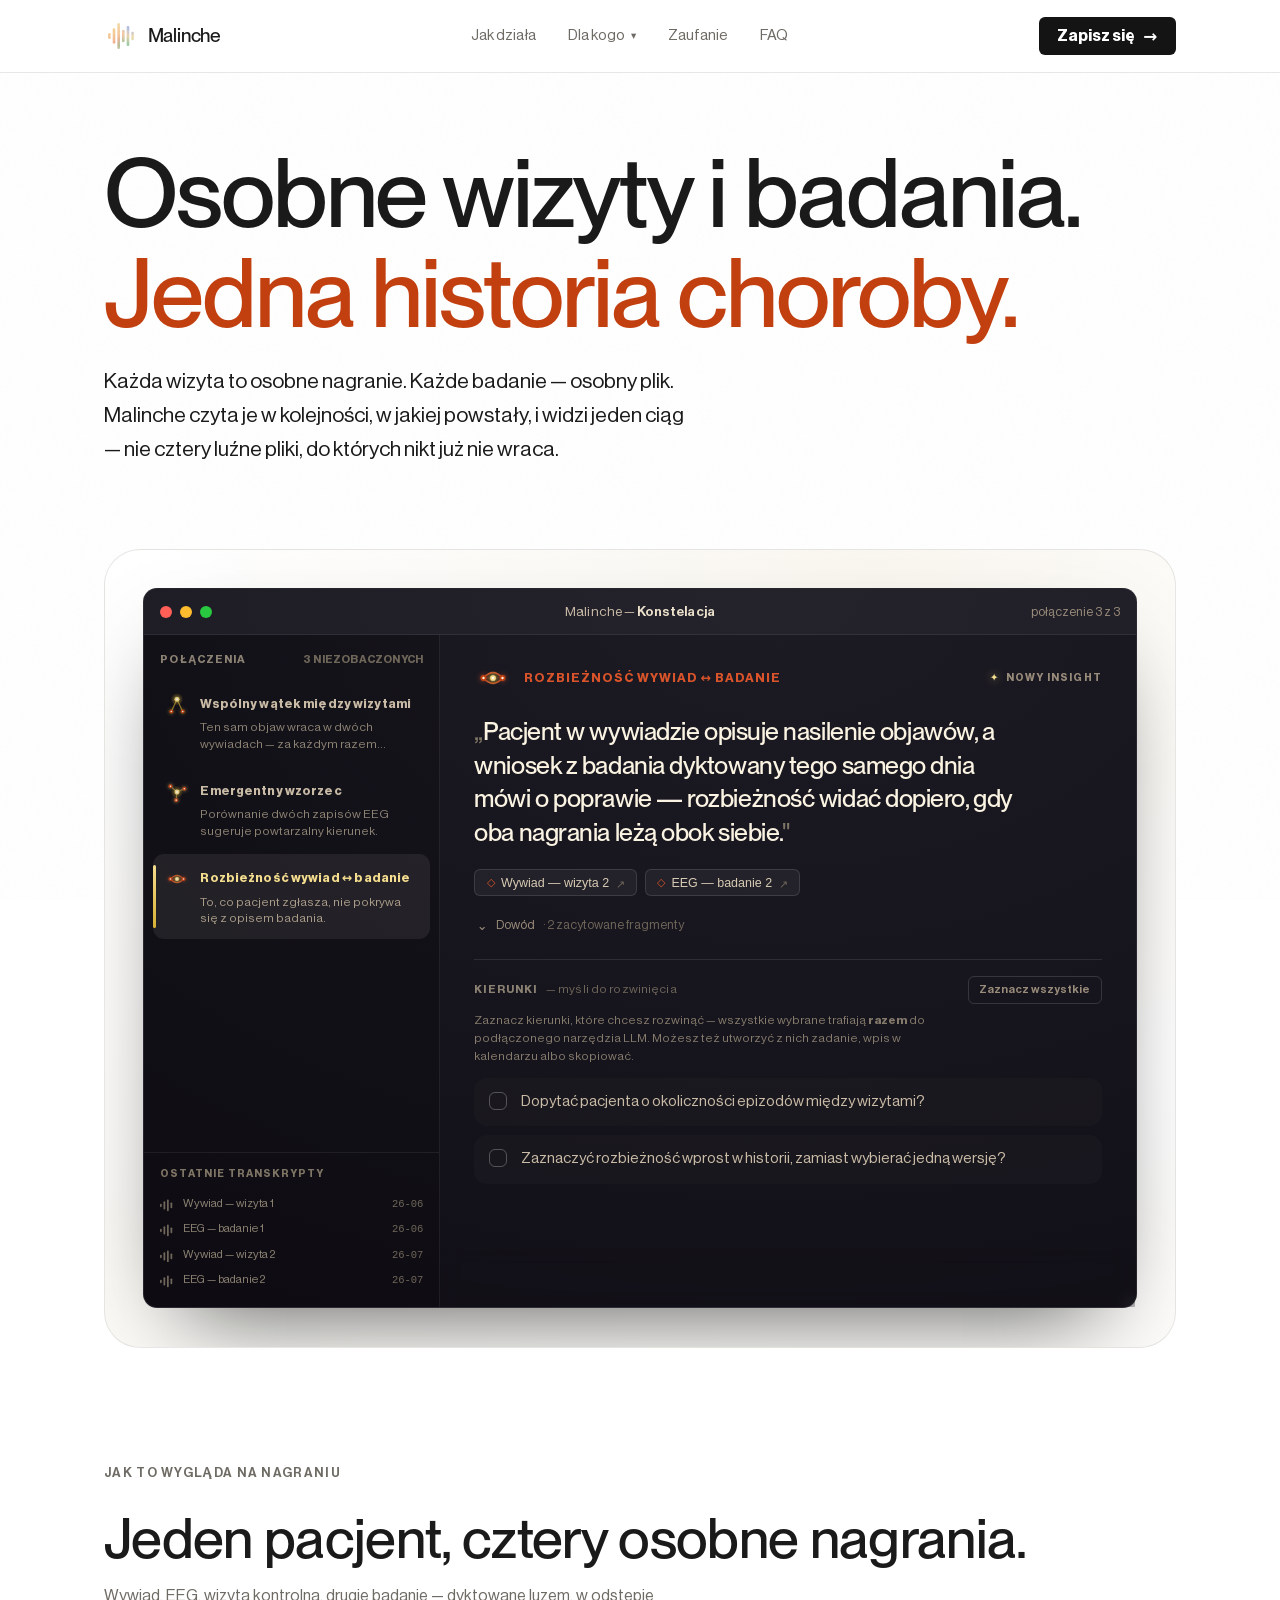
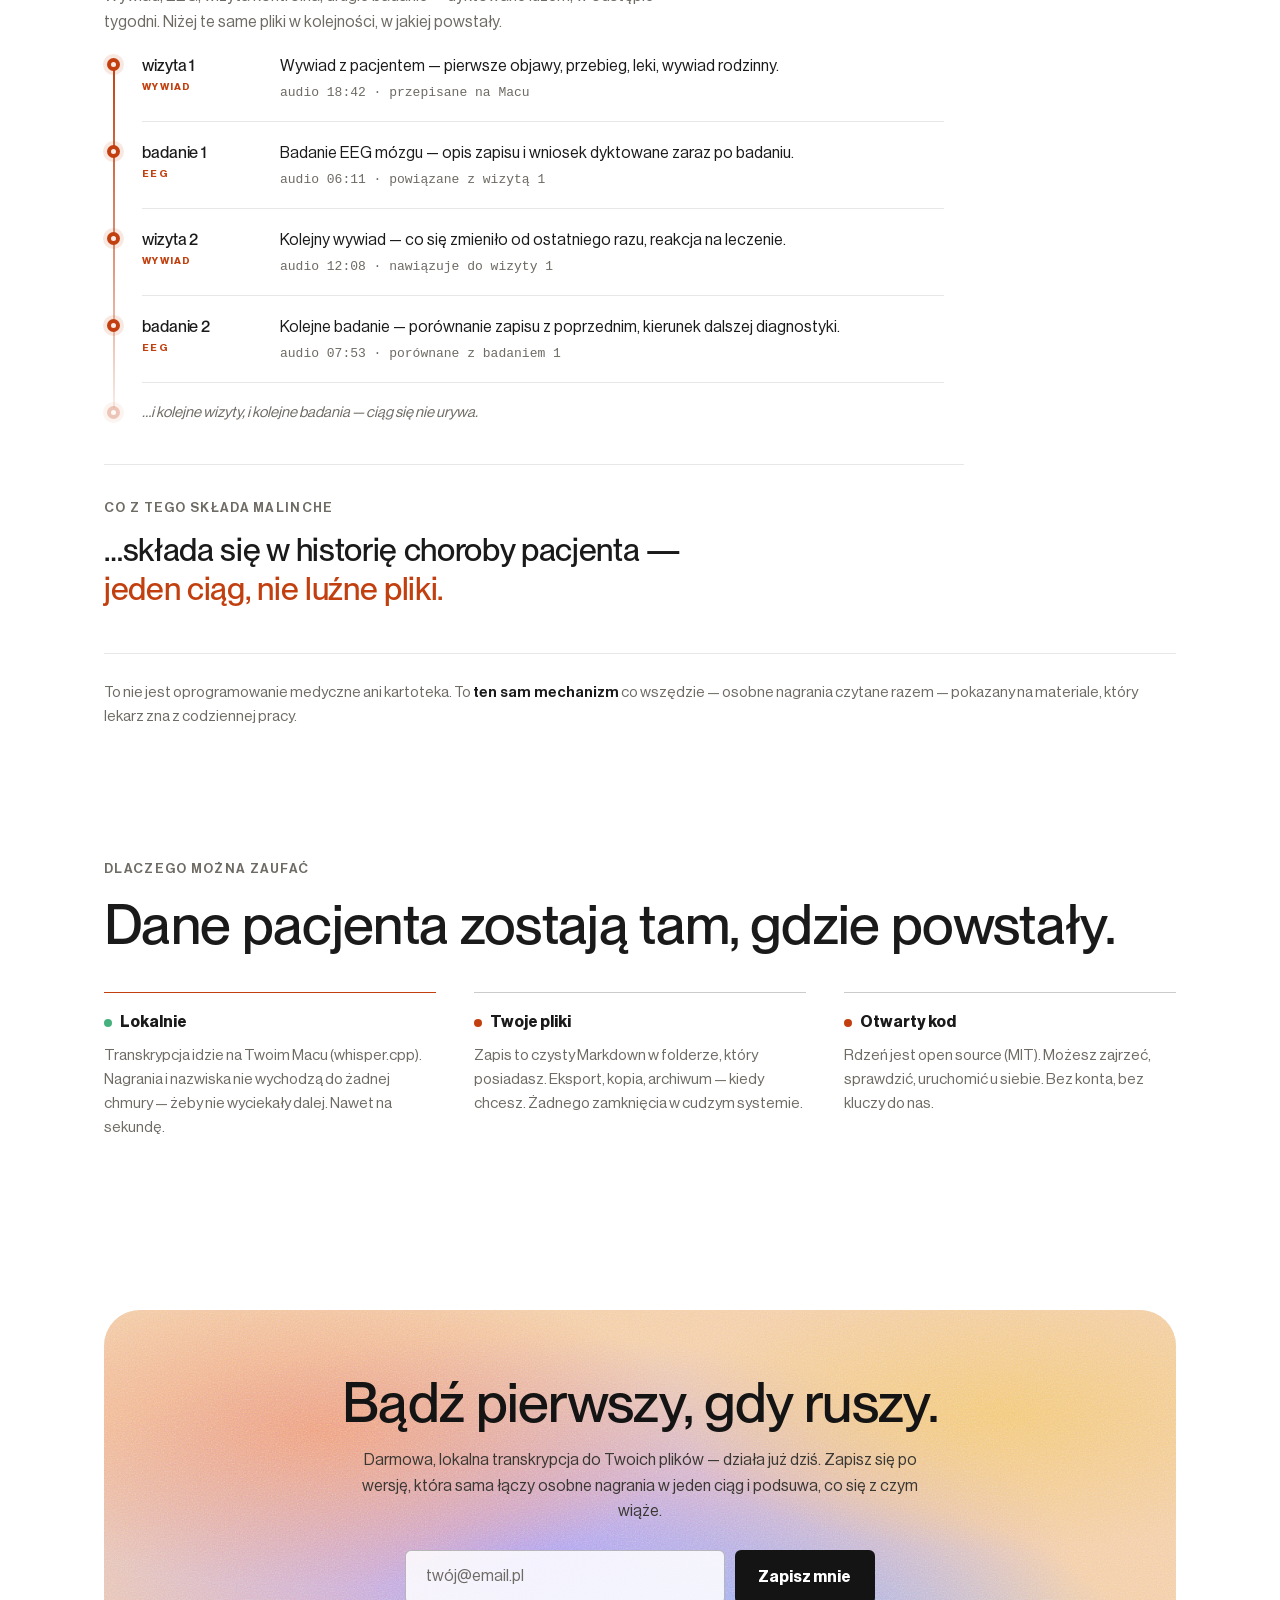
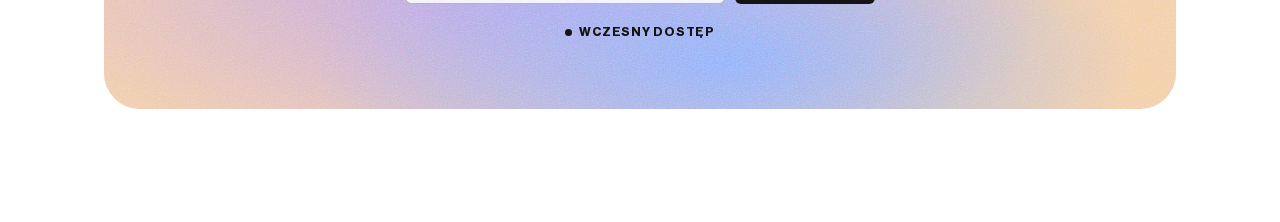
<file: site/cases/lekarz/index.html>
<!DOCTYPE html>
<html lang="pl">
<head>
<meta charset="UTF-8">
<meta name="viewport" content="width=device-width, initial-scale=1.0">
<title>Malinche — osobne wizyty i badania, jedna historia choroby</title>
<link rel="icon" href="../../favicon.svg" type="image/svg+xml">
<link rel="stylesheet" href="../../tokens.css">
<link rel="stylesheet" href="../case.css">
<link rel="stylesheet" href="../../landing-konstelacja.css">
</head>
<body>

<!-- shared aztec motif patterns (greca xicalcoliuhqui + stepped merlons) -->
<svg width="0" height="0" style="position:absolute" aria-hidden="true">
  <defs>
    <pattern id="pGreca" width="48" height="48" patternUnits="userSpaceOnUse" patternTransform="translate(0 9)">
      <path d="M0 42 H48 M6 42 V6 H42 V30 H18 V18 H30" fill="none" stroke="var(--terracotta)" stroke-width="3.5" stroke-linecap="square" stroke-linejoin="miter"/>
    </pattern>
    <pattern id="pMerlon" width="48" height="24" patternUnits="userSpaceOnUse">
      <path d="M0 24 L0 18 L6 18 L6 12 L12 12 L12 6 L18 6 L18 0 L30 0 L30 6 L36 6 L36 12 L42 12 L42 18 L48 18 L48 24 Z" fill="var(--terracotta)" opacity="0.9"/>
    </pattern>
  </defs>
</svg>

<header>
  <div class="wrap">
    <nav>
      <a class="brand" href="../../index.html">
        <span class="chip" aria-hidden="true">
          <svg width="20" height="20" viewBox="0 0 22 22" fill="none"><g fill="#C24010">
            <rect x="1" y="9" width="1.4" height="4" rx=".2"/><rect x="3" y="6.5" width="1.4" height="9" rx=".2"/><rect x="5" y="8" width="1.4" height="6" rx=".2"/><rect x="7" y="4.5" width="1.4" height="13" rx=".2"/><rect x="9" y="3" width="1.4" height="16" rx=".2"/><rect x="11" y="2.2" width="1.4" height="17.6" rx=".2"/><rect x="13" y="3" width="1.4" height="16" rx=".2"/><rect x="15" y="4.5" width="1.4" height="13" rx=".2"/><rect x="17" y="8" width="1.4" height="6" rx=".2"/><rect x="19" y="6.5" width="1.4" height="9" rx=".2"/>
          </g></svg>
        </span>
        Malinche
      </a>
      <div class="nav-mid">
        <a href="../../index.html#jak">Jak działa</a>
        <div class="nav-drop" tabindex="0">
          <a class="nav-drop-trigger" href="../../index.html#dlakogo">Dla kogo <span class="caret" aria-hidden="true">▾</span></a>
          <div class="nav-drop-menu">
            <a href="../lekarz/index.html" aria-current="page">Dla lekarzy</a>
            <a href="../dziennikarz/index.html">Dla dziennikarzy</a>
            <a href="../prawnik/index.html">Dla prawników</a>
            <a href="../researcher/index.html">Dla badaczy</a>
            <a href="../podcaster/index.html">Dla podcasterów</a>
          </div>
        </div>
        <a href="#zaufanie">Zaufanie</a>
        <a href="../../index.html#faq">FAQ</a>
      </div>
      <div class="nav-end">
        <a class="btn btn-dark" href="#lista">Zapisz się <span class="arr">→</span></a>
      </div>
    </nav>
  </div>
</header>

<main>

  <!-- ───── MINI-HERO ───── -->
  <section class="mini">
    <div class="wrap">
      <h1>Osobne wizyty i badania. <span class="accent">Jedna historia choroby.</span></h1>
      <p class="lead">Każda wizyta to osobne nagranie. Każde badanie — osobny plik. Malinche czyta je w kolejności, w jakiej powstały, i widzi jeden ciąg — nie cztery luźne pliki, do których nikt już nie wraca.</p>
    </div>
  </section>

  <div class="wrap"><svg class="frieze" viewBox="0 0 480 26" preserveAspectRatio="xMidYMid meet" aria-hidden="true"><rect width="480" height="26" fill="url(#pGreca)"/></svg></div>

  <!-- ───── ROLE INSIGHTS RENDER ───── -->
  <section class="block demo" id="insight">
    <div class="wrap">
      <div class="insight-stage">
        <div class="insight-host" id="konstelacjaHost"></div>
      </div>
    </div>
  </section>

  <!-- ───── WORKED CASE ───── -->
  <section class="block worked">
    <div class="wrap">
      <div class="head">
        <span class="eyebrow kicker">Jak to wygląda na nagraniu</span>
        <h2>Jeden pacjent, cztery osobne nagrania.</h2>
        <p>Wywiad, EEG, wizyta kontrolna, drugie badanie — dyktowane luzem, w odstępie tygodni. Niżej te same pliki w kolejności, w jakiej powstały.</p>
      </div>

      <!-- the track Malinche derives -->
      <ol class="track" style="list-style:none;margin:0">
        <li class="rec">
          <span class="node" aria-hidden="true"></span>
          <div class="meta"><span class="when">wizyta 1</span><span class="rkind">Wywiad</span></div>
          <div class="body">
            <p>Wywiad z pacjentem — pierwsze objawy, przebieg, leki, wywiad rodzinny.</p>
            <span class="det">audio 18:42 · przepisane na Macu</span>
          </div>
        </li>
        <li class="rec">
          <span class="node" aria-hidden="true"></span>
          <div class="meta"><span class="when">badanie 1</span><span class="rkind">EEG</span></div>
          <div class="body">
            <p>Badanie EEG mózgu — opis zapisu i wniosek dyktowane zaraz po badaniu.</p>
            <span class="det">audio 06:11 · powiązane z wizytą 1</span>
          </div>
        </li>
        <li class="rec">
          <span class="node" aria-hidden="true"></span>
          <div class="meta"><span class="when">wizyta 2</span><span class="rkind">Wywiad</span></div>
          <div class="body">
            <p>Kolejny wywiad — co się zmieniło od ostatniego razu, reakcja na leczenie.</p>
            <span class="det">audio 12:08 · nawiązuje do wizyty 1</span>
          </div>
        </li>
        <li class="rec">
          <span class="node" aria-hidden="true"></span>
          <div class="meta"><span class="when">badanie 2</span><span class="rkind">EEG</span></div>
          <div class="body">
            <p>Kolejne badanie — porównanie zapisu z poprzednim, kierunek dalszej diagnostyki.</p>
            <span class="det">audio 07:53 · porównane z badaniem 1</span>
          </div>
        </li>
        <li class="rec more">
          <span class="node" aria-hidden="true"></span>
          <span class="more-l">…i kolejne wizyty, i kolejne badania — ciąg się nie urywa.</span>
        </li>
      </ol>

      <!-- synthesis: flat editorial conclusion -->
      <div class="synth">
        <span class="eyebrow">Co z tego składa Malinche</span>
        <p class="synth-line">…składa się w historię choroby pacjenta — <em>jeden ciąg, nie luźne pliki.</em></p>
      </div>

      <p class="wedge">To nie jest oprogramowanie medyczne ani kartoteka. To <b>ten sam mechanizm</b> co wszędzie — osobne nagrania czytane razem — pokazany na materiale, który lekarz zna z codziennej pracy.</p>
    </div>
  </section>

  <!-- ───── PROOF (role-tuned) ───── -->
  <section class="block proof-sec" id="zaufanie">
    <div class="wrap">
      <div class="head">
        <span class="eyebrow kicker">Dlaczego można zaufać</span>
        <h2>Dane pacjenta zostają tam, gdzie powstały.</h2>
      </div>
      <div class="proofs">
        <div class="pf lead local">
          <div class="t">Lokalnie</div>
          <p>Transkrypcja idzie na Twoim Macu (whisper.cpp). Nagrania i nazwiska nie wychodzą do żadnej chmury — żeby nie wyciekały dalej. Nawet na sekundę.</p>
        </div>
        <div class="pf">
          <div class="t">Twoje pliki</div>
          <p>Zapis to czysty Markdown w folderze, który posiadasz. Eksport, kopia, archiwum — kiedy chcesz. Żadnego zamknięcia w cudzym systemie.</p>
        </div>
        <div class="pf">
          <div class="t">Otwarty kod</div>
          <p>Rdzeń jest open source (MIT). Możesz zajrzeć, sprawdzić, uruchomić u siebie. Bez konta, bez kluczy do nas.</p>
        </div>
      </div>
    </div>
  </section>

  <!-- ───── WAITLIST ───── -->
  <section class="block" id="lista">
    <div class="wrap">
      <div class="signup">
        <h2>Bądź pierwszy, gdy ruszy.</h2>
        <p class="muted">Darmowa, lokalna transkrypcja do Twoich plików — działa już dziś. Zapisz się po wersję, która sama łączy osobne nagrania w jeden ciąg i podsuwa, co się z czym wiąże.</p>
        <form class="form" onsubmit="return false">
          <input type="email" placeholder="twój@email.pl" aria-label="Adres e-mail" />
          <button class="btn btn-dark" type="submit">Zapisz mnie</button>
        </form>
        <span class="badge">Wczesny dostęp</span>
      </div>
    </div>
  </section>

</main>

<script>
window.LP_KONSTELACJA_DATA = {
  CONNS: [
    { id:"shared", type:"shared", color:"#D6B033", label:"Wspólny wątek między wizytami",
      snippet:"Ten sam objaw wraca w dwóch wywiadach — za każdym razem opisany inaczej.",
      thesis:"Ten sam objaw wraca w dwóch wywiadach, ale opisany innymi słowami — zestawione obok siebie układają się w jeden wzorzec, łatwy do przeoczenia między wizytami.",
      notes:["Wywiad — wizyta 1","Wywiad — wizyta 2"],
      evidence:[
        { date:"wizyta 1", note:"Wywiad", quote:"…pacjent zgłasza, że „czasem robi się dziwnie” rano, trudno mu to nazwać…" },
        { date:"wizyta 2", note:"Wywiad", quote:"…wraca temat porannych „zawieszeń”, tym razem z aurą wzrokową…" }
      ],
      directions:[
        "Zestawić oba opisy obok siebie przed kolejną wizytą?",
        "Czy „poranne zawieszenia” i „aura” to ten sam epizod opisany inaczej?"
      ] },
    { id:"emergent", type:"emergent", color:"#E3C16B", label:"Emergentny wzorzec",
      snippet:"Porównanie dwóch zapisów EEG sugeruje powtarzalny kierunek.",
      thesis:"Dwa zapisy EEG, dyktowane w odstępie tygodni, opisują podobny element w tej samej okolicy — zestawione sugerują kierunek, którego pojedyncze badanie nie pokazuje.",
      notes:["EEG — badanie 1","EEG — badanie 2"],
      evidence:[
        { date:"badanie 1", note:"EEG", quote:"…zmiany zaznaczone głównie w odprowadzeniach skroniowych po stronie lewej…" },
        { date:"badanie 2", note:"EEG", quote:"…obraz podobny do poprzedniego, zmiany utrzymują się w tej samej okolicy…" }
      ],
      directions:[
        "Porównać oba opisy wprost — progresja czy stan stabilny?",
        "Zebrać oba wnioski w jedną notatkę do dalszej diagnostyki?"
      ] },
    { id:"contradiction", type:"contradiction", color:"#D9542A", label:"Rozbieżność wywiad ↔ badanie",
      snippet:"To, co pacjent zgłasza, nie pokrywa się z opisem badania.",
      thesis:"Pacjent w wywiadzie opisuje nasilenie objawów, a wniosek z badania dyktowany tego samego dnia mówi o poprawie — rozbieżność widać dopiero, gdy oba nagrania leżą obok siebie.",
      notes:["Wywiad — wizyta 2","EEG — badanie 2"],
      evidence:[
        { date:"wizyta 2", note:"Wywiad", quote:"…pacjent mówi, że epizody są częstsze niż przed miesiącem…" },
        { date:"badanie 2", note:"EEG", quote:"…zapis spokojniejszy niż poprzednio, mniej wyładowań w obserwacji…" }
      ],
      directions:[
        "Dopytać pacjenta o okoliczności epizodów między wizytami?",
        "Zaznaczyć rozbieżność wprost w historii, zamiast wybierać jedną wersję?"
      ] }
  ],
  TRANSCRIPTS: [
    ["Wywiad — wizyta 1","26-06"],
    ["EEG — badanie 1","26-06"],
    ["Wywiad — wizyta 2","26-07"],
    ["EEG — badanie 2","26-07"]
  ]
};
</script>
<script src="../../landing-konstelacja.js"></script>

</body>
</html>
</file>
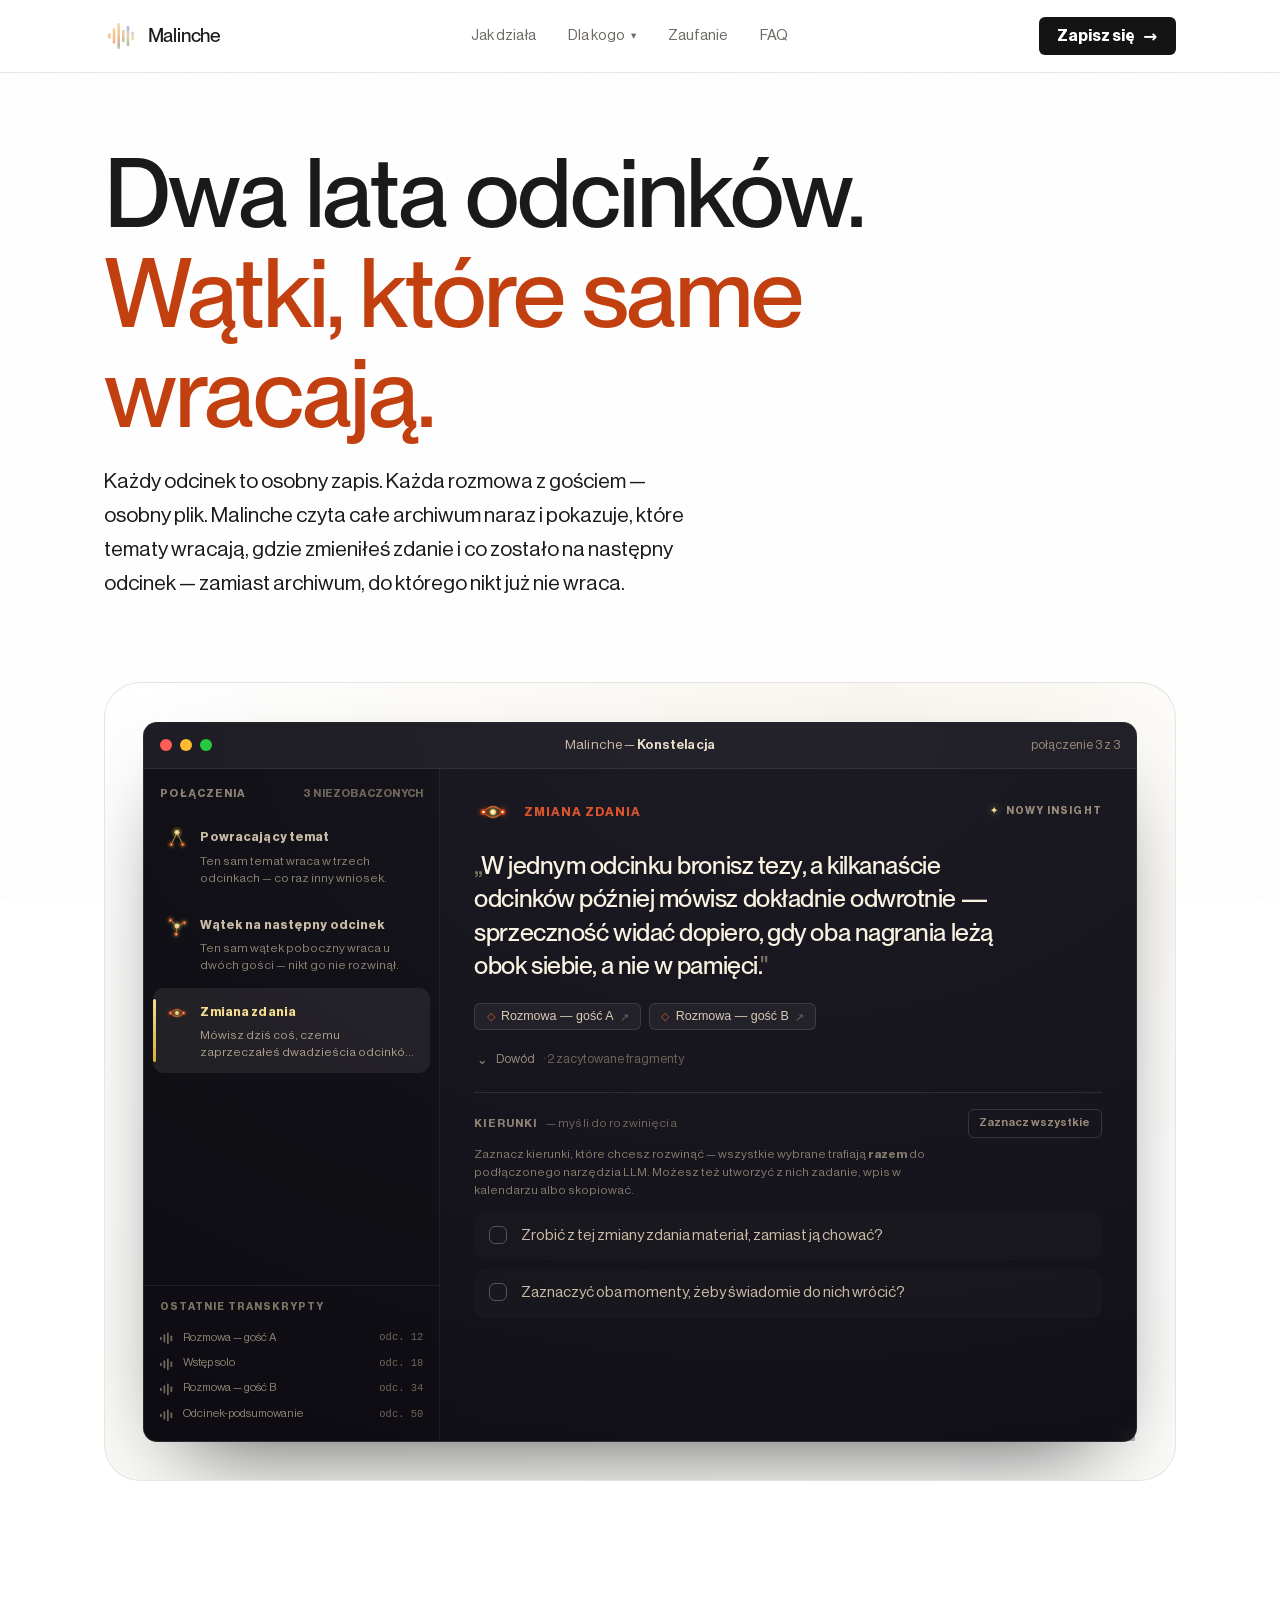
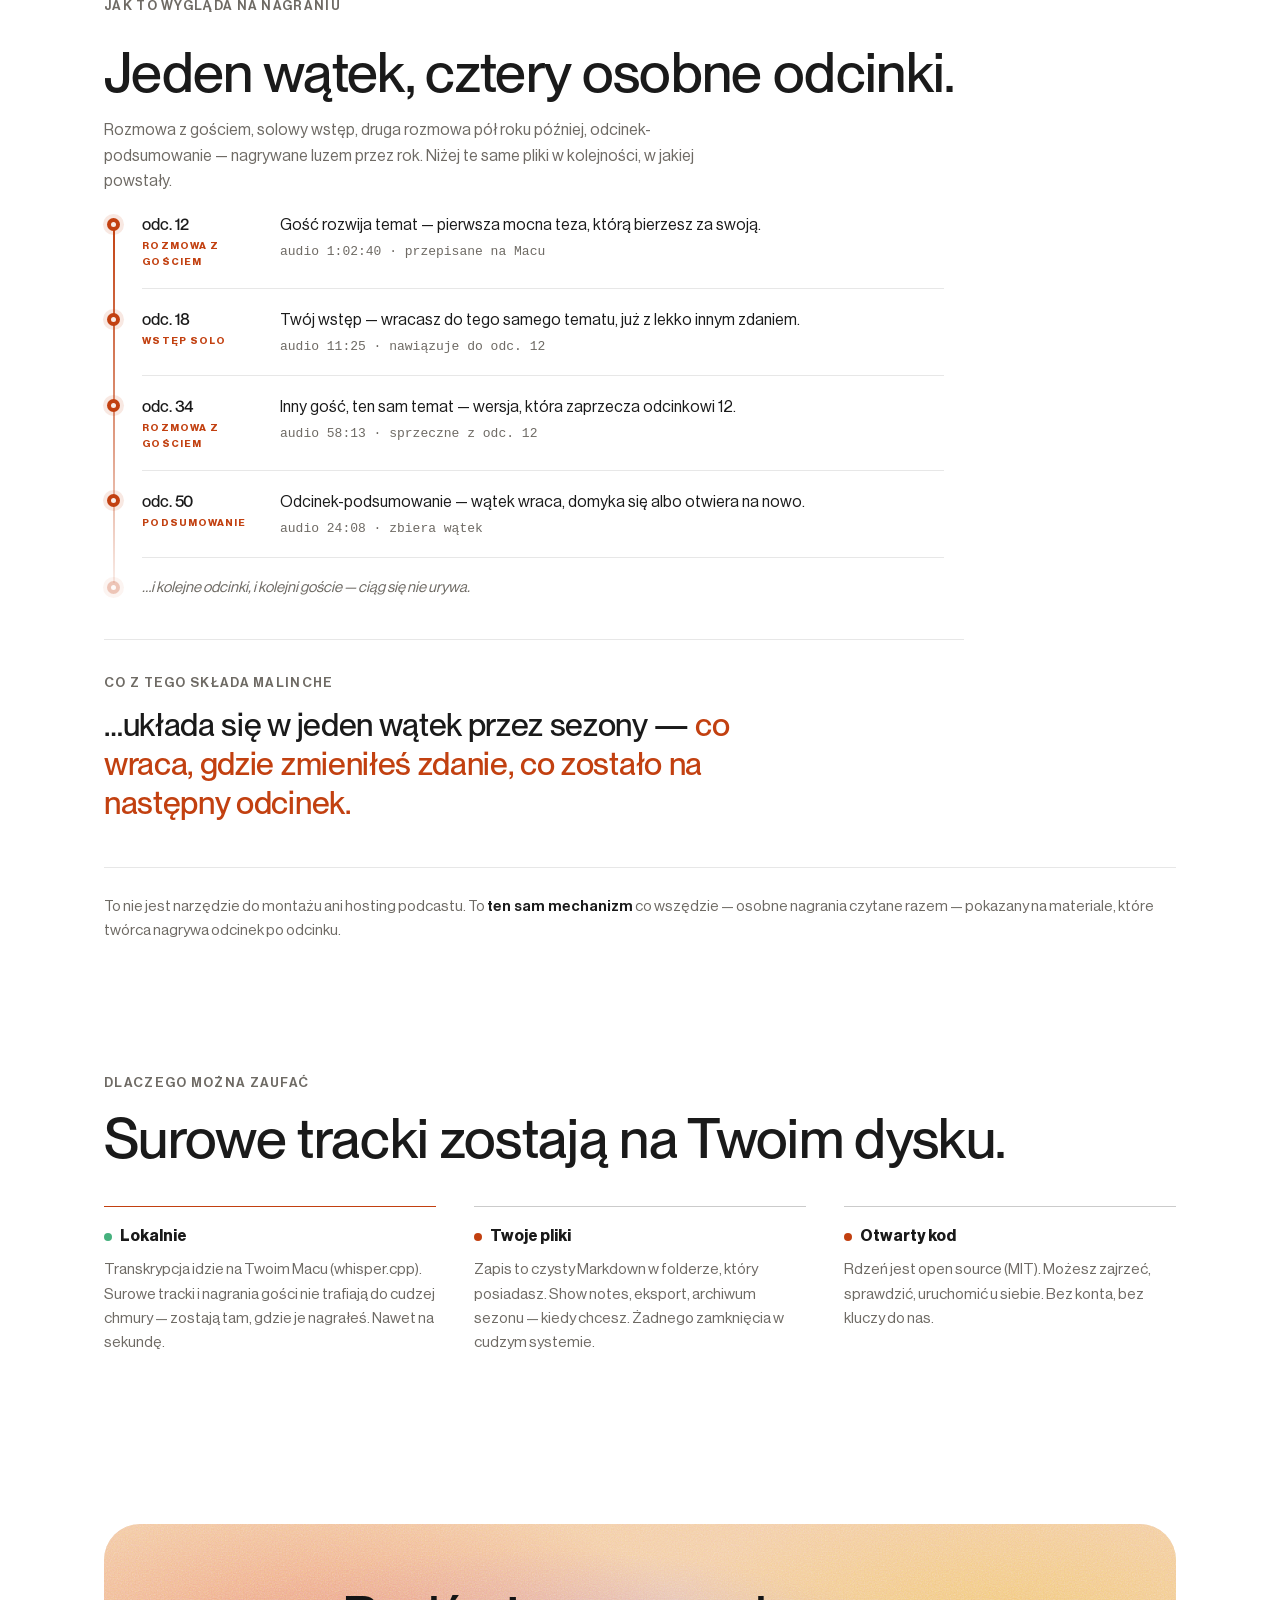
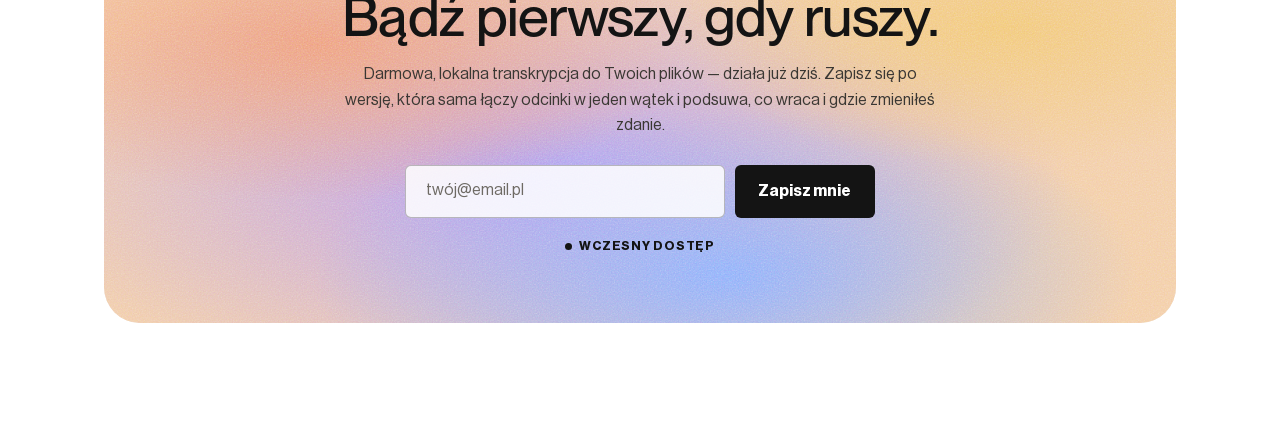
<file: site/cases/podcaster/index.html>
<!DOCTYPE html>
<html lang="pl">
<head>
<meta charset="UTF-8">
<meta name="viewport" content="width=device-width, initial-scale=1.0">
<title>Malinche — dwa lata odcinków, wątki które same wracają</title>
<link rel="icon" href="../../favicon.svg" type="image/svg+xml">
<link rel="stylesheet" href="../../tokens.css">
<link rel="stylesheet" href="../case.css">
<link rel="stylesheet" href="../../landing-konstelacja.css">
</head>
<body>

<!-- shared aztec motif patterns (greca xicalcoliuhqui + stepped merlons) -->
<svg width="0" height="0" style="position:absolute" aria-hidden="true">
  <defs>
    <pattern id="pGreca" width="48" height="48" patternUnits="userSpaceOnUse" patternTransform="translate(0 9)">
      <path d="M0 42 H48 M6 42 V6 H42 V30 H18 V18 H30" fill="none" stroke="var(--terracotta)" stroke-width="3.5" stroke-linecap="square" stroke-linejoin="miter"/>
    </pattern>
    <pattern id="pMerlon" width="48" height="24" patternUnits="userSpaceOnUse">
      <path d="M0 24 L0 18 L6 18 L6 12 L12 12 L12 6 L18 6 L18 0 L30 0 L30 6 L36 6 L36 12 L42 12 L42 18 L48 18 L48 24 Z" fill="var(--terracotta)" opacity="0.9"/>
    </pattern>
  </defs>
</svg>

<header>
  <div class="wrap">
    <nav>
      <a class="brand" href="../../index.html">
        <span class="chip" aria-hidden="true">
          <svg width="20" height="20" viewBox="0 0 22 22" fill="none"><g fill="#C24010">
            <rect x="1" y="9" width="1.4" height="4" rx=".2"/><rect x="3" y="6.5" width="1.4" height="9" rx=".2"/><rect x="5" y="8" width="1.4" height="6" rx=".2"/><rect x="7" y="4.5" width="1.4" height="13" rx=".2"/><rect x="9" y="3" width="1.4" height="16" rx=".2"/><rect x="11" y="2.2" width="1.4" height="17.6" rx=".2"/><rect x="13" y="3" width="1.4" height="16" rx=".2"/><rect x="15" y="4.5" width="1.4" height="13" rx=".2"/><rect x="17" y="8" width="1.4" height="6" rx=".2"/><rect x="19" y="6.5" width="1.4" height="9" rx=".2"/>
          </g></svg>
        </span>
        Malinche
      </a>
      <div class="nav-mid">
        <a href="../../index.html#jak">Jak działa</a>
        <div class="nav-drop" tabindex="0">
          <a class="nav-drop-trigger" href="../../index.html#dlakogo">Dla kogo <span class="caret" aria-hidden="true">▾</span></a>
          <div class="nav-drop-menu">
            <a href="../lekarz/index.html">Dla lekarzy</a>
            <a href="../dziennikarz/index.html">Dla dziennikarzy</a>
            <a href="../prawnik/index.html">Dla prawników</a>
            <a href="../researcher/index.html">Dla badaczy</a>
            <a href="../podcaster/index.html" aria-current="page">Dla podcasterów</a>
          </div>
        </div>
        <a href="#zaufanie">Zaufanie</a>
        <a href="../../index.html#faq">FAQ</a>
      </div>
      <div class="nav-end">
        <a class="btn btn-dark" href="#lista">Zapisz się <span class="arr">→</span></a>
      </div>
    </nav>
  </div>
</header>

<main>

  <!-- ───── MINI-HERO ───── -->
  <section class="mini">
    <div class="wrap">
      <h1>Dwa lata odcinków. <span class="accent">Wątki, które same wracają.</span></h1>
      <p class="lead">Każdy odcinek to osobny zapis. Każda rozmowa z gościem — osobny plik. Malinche czyta całe archiwum naraz i pokazuje, które tematy wracają, gdzie zmieniłeś zdanie i co zostało na następny odcinek — zamiast archiwum, do którego nikt już nie wraca.</p>
    </div>
  </section>

  <div class="wrap"><svg class="frieze" viewBox="0 0 480 26" preserveAspectRatio="xMidYMid meet" aria-hidden="true"><rect width="480" height="26" fill="url(#pGreca)"/></svg></div>

  <!-- ───── ROLE INSIGHTS RENDER ───── -->
  <section class="block demo" id="insight">
    <div class="wrap">
      <div class="insight-stage">
        <div class="insight-host" id="konstelacjaHost"></div>
      </div>
    </div>
  </section>

  <!-- ───── WORKED CASE ───── -->
  <section class="block worked">
    <div class="wrap">
      <div class="head">
        <span class="eyebrow kicker">Jak to wygląda na nagraniu</span>
        <h2>Jeden wątek, cztery osobne odcinki.</h2>
        <p>Rozmowa z gościem, solowy wstęp, druga rozmowa pół roku później, odcinek-podsumowanie — nagrywane luzem przez rok. Niżej te same pliki w kolejności, w jakiej powstały.</p>
      </div>

      <!-- the track Malinche derives -->
      <ol class="track" style="list-style:none;margin:0">
        <li class="rec">
          <span class="node" aria-hidden="true"></span>
          <div class="meta"><span class="when">odc. 12</span><span class="rkind">Rozmowa z gościem</span></div>
          <div class="body">
            <p>Gość rozwija temat — pierwsza mocna teza, którą bierzesz za swoją.</p>
            <span class="det">audio 1:02:40 · przepisane na Macu</span>
          </div>
        </li>
        <li class="rec">
          <span class="node" aria-hidden="true"></span>
          <div class="meta"><span class="when">odc. 18</span><span class="rkind">Wstęp solo</span></div>
          <div class="body">
            <p>Twój wstęp — wracasz do tego samego tematu, już z lekko innym zdaniem.</p>
            <span class="det">audio 11:25 · nawiązuje do odc. 12</span>
          </div>
        </li>
        <li class="rec">
          <span class="node" aria-hidden="true"></span>
          <div class="meta"><span class="when">odc. 34</span><span class="rkind">Rozmowa z gościem</span></div>
          <div class="body">
            <p>Inny gość, ten sam temat — wersja, która zaprzecza odcinkowi 12.</p>
            <span class="det">audio 58:13 · sprzeczne z odc. 12</span>
          </div>
        </li>
        <li class="rec">
          <span class="node" aria-hidden="true"></span>
          <div class="meta"><span class="when">odc. 50</span><span class="rkind">Podsumowanie</span></div>
          <div class="body">
            <p>Odcinek-podsumowanie — wątek wraca, domyka się albo otwiera na nowo.</p>
            <span class="det">audio 24:08 · zbiera wątek</span>
          </div>
        </li>
        <li class="rec more">
          <span class="node" aria-hidden="true"></span>
          <span class="more-l">…i kolejne odcinki, i kolejni goście — ciąg się nie urywa.</span>
        </li>
      </ol>

      <!-- synthesis: flat editorial conclusion -->
      <div class="synth">
        <span class="eyebrow">Co z tego składa Malinche</span>
        <p class="synth-line">…układa się w jeden wątek przez sezony — <em>co wraca, gdzie zmieniłeś zdanie, co zostało na następny odcinek.</em></p>
      </div>

      <p class="wedge">To nie jest narzędzie do montażu ani hosting podcastu. To <b>ten sam mechanizm</b> co wszędzie — osobne nagrania czytane razem — pokazany na materiale, które twórca nagrywa odcinek po odcinku.</p>
    </div>
  </section>

  <!-- ───── PROOF (role-tuned) ───── -->
  <section class="block proof-sec" id="zaufanie">
    <div class="wrap">
      <div class="head">
        <span class="eyebrow kicker">Dlaczego można zaufać</span>
        <h2>Surowe tracki zostają na Twoim dysku.</h2>
      </div>
      <div class="proofs">
        <div class="pf lead local">
          <div class="t">Lokalnie</div>
          <p>Transkrypcja idzie na Twoim Macu (whisper.cpp). Surowe tracki i nagrania gości nie trafiają do cudzej chmury — zostają tam, gdzie je nagrałeś. Nawet na sekundę.</p>
        </div>
        <div class="pf">
          <div class="t">Twoje pliki</div>
          <p>Zapis to czysty Markdown w folderze, który posiadasz. Show notes, eksport, archiwum sezonu — kiedy chcesz. Żadnego zamknięcia w cudzym systemie.</p>
        </div>
        <div class="pf">
          <div class="t">Otwarty kod</div>
          <p>Rdzeń jest open source (MIT). Możesz zajrzeć, sprawdzić, uruchomić u siebie. Bez konta, bez kluczy do nas.</p>
        </div>
      </div>
    </div>
  </section>

  <!-- ───── WAITLIST ───── -->
  <section class="block" id="lista">
    <div class="wrap">
      <div class="signup">
        <h2>Bądź pierwszy, gdy ruszy.</h2>
        <p class="muted">Darmowa, lokalna transkrypcja do Twoich plików — działa już dziś. Zapisz się po wersję, która sama łączy odcinki w jeden wątek i podsuwa, co wraca i gdzie zmieniłeś zdanie.</p>
        <form class="form" onsubmit="return false">
          <input type="email" placeholder="twój@email.pl" aria-label="Adres e-mail" />
          <button class="btn btn-dark" type="submit">Zapisz mnie</button>
        </form>
        <span class="badge">Wczesny dostęp</span>
      </div>
    </div>
  </section>

</main>

<script>
window.LP_KONSTELACJA_DATA = {
  CONNS: [
    { id:"shared", type:"shared", color:"#D6B033", label:"Powracający temat",
      snippet:"Ten sam temat wraca w trzech odcinkach — co raz inny wniosek.",
      thesis:"Ten sam temat wraca w trzech odcinkach, ale za każdym razem dochodzisz do innego wniosku — zestawione obok siebie pokazują łuk, którego ani słuchacz, ani ty nie widzicie między odcinkami.",
      notes:["Rozmowa — gość A","Wstęp solo"],
      evidence:[
        { date:"odc. 12", note:"Rozmowa", quote:"…gość przekonuje, że bez tego nie da się ruszyć — kupuję to w całości…" },
        { date:"odc. 18", note:"Wstęp solo", quote:"…wracam do tego i już nie jestem taki pewny, coś mi tu nie gra…" }
      ],
      directions:[
        "Zrobić odcinek o tym, jak zmieniło się Twoje zdanie?",
        "Zestawić oba fragmenty jako klip-zajawkę?"
      ] },
    { id:"emergent", type:"emergent", color:"#E3C16B", label:"Wątek na następny odcinek",
      snippet:"Ten sam wątek poboczny wraca u dwóch gości — nikt go nie rozwinął.",
      thesis:"Ten sam wątek poboczny pada mimochodem u dwóch różnych gości i za każdym razem go mijasz — zestawiony wygląda na gotowy temat na osobny odcinek, nie na dygresję.",
      notes:["Rozmowa — gość A","Rozmowa — gość B"],
      evidence:[
        { date:"odc. 12", note:"Rozmowa", quote:"…wspomina o tym jednym zdaniem i lecimy dalej…" },
        { date:"odc. 34", note:"Rozmowa", quote:"…inny gość rzuca dokładnie to samo, znów na marginesie…" }
      ],
      directions:[
        "Zrobić z tego osobny odcinek, skoro wraca samo?",
        "Wrócić do obu gości po rozwinięcie wątku?"
      ] },
    { id:"contradiction", type:"contradiction", color:"#D9542A", label:"Zmiana zdania",
      snippet:"Mówisz dziś coś, czemu zaprzeczałeś dwadzieścia odcinków temu.",
      thesis:"W jednym odcinku bronisz tezy, a kilkanaście odcinków później mówisz dokładnie odwrotnie — sprzeczność widać dopiero, gdy oba nagrania leżą obok siebie, a nie w pamięci.",
      notes:["Rozmowa — gość A","Rozmowa — gość B"],
      evidence:[
        { date:"odc. 12", note:"Rozmowa", quote:"…mówię wprost, że to ślepa uliczka, szkoda czasu…" },
        { date:"odc. 34", note:"Rozmowa", quote:"…teraz przekonuję, że to była najlepsza decyzja sezonu…" }
      ],
      directions:[
        "Zrobić z tej zmiany zdania materiał, zamiast ją chować?",
        "Zaznaczyć oba momenty, żeby świadomie do nich wrócić?"
      ] }
  ],
  TRANSCRIPTS: [
    ["Rozmowa — gość A","odc. 12"],
    ["Wstęp solo","odc. 18"],
    ["Rozmowa — gość B","odc. 34"],
    ["Odcinek-podsumowanie","odc. 50"]
  ]
};
</script>
<script src="../../landing-konstelacja.js"></script>

</body>
</html>
</file>
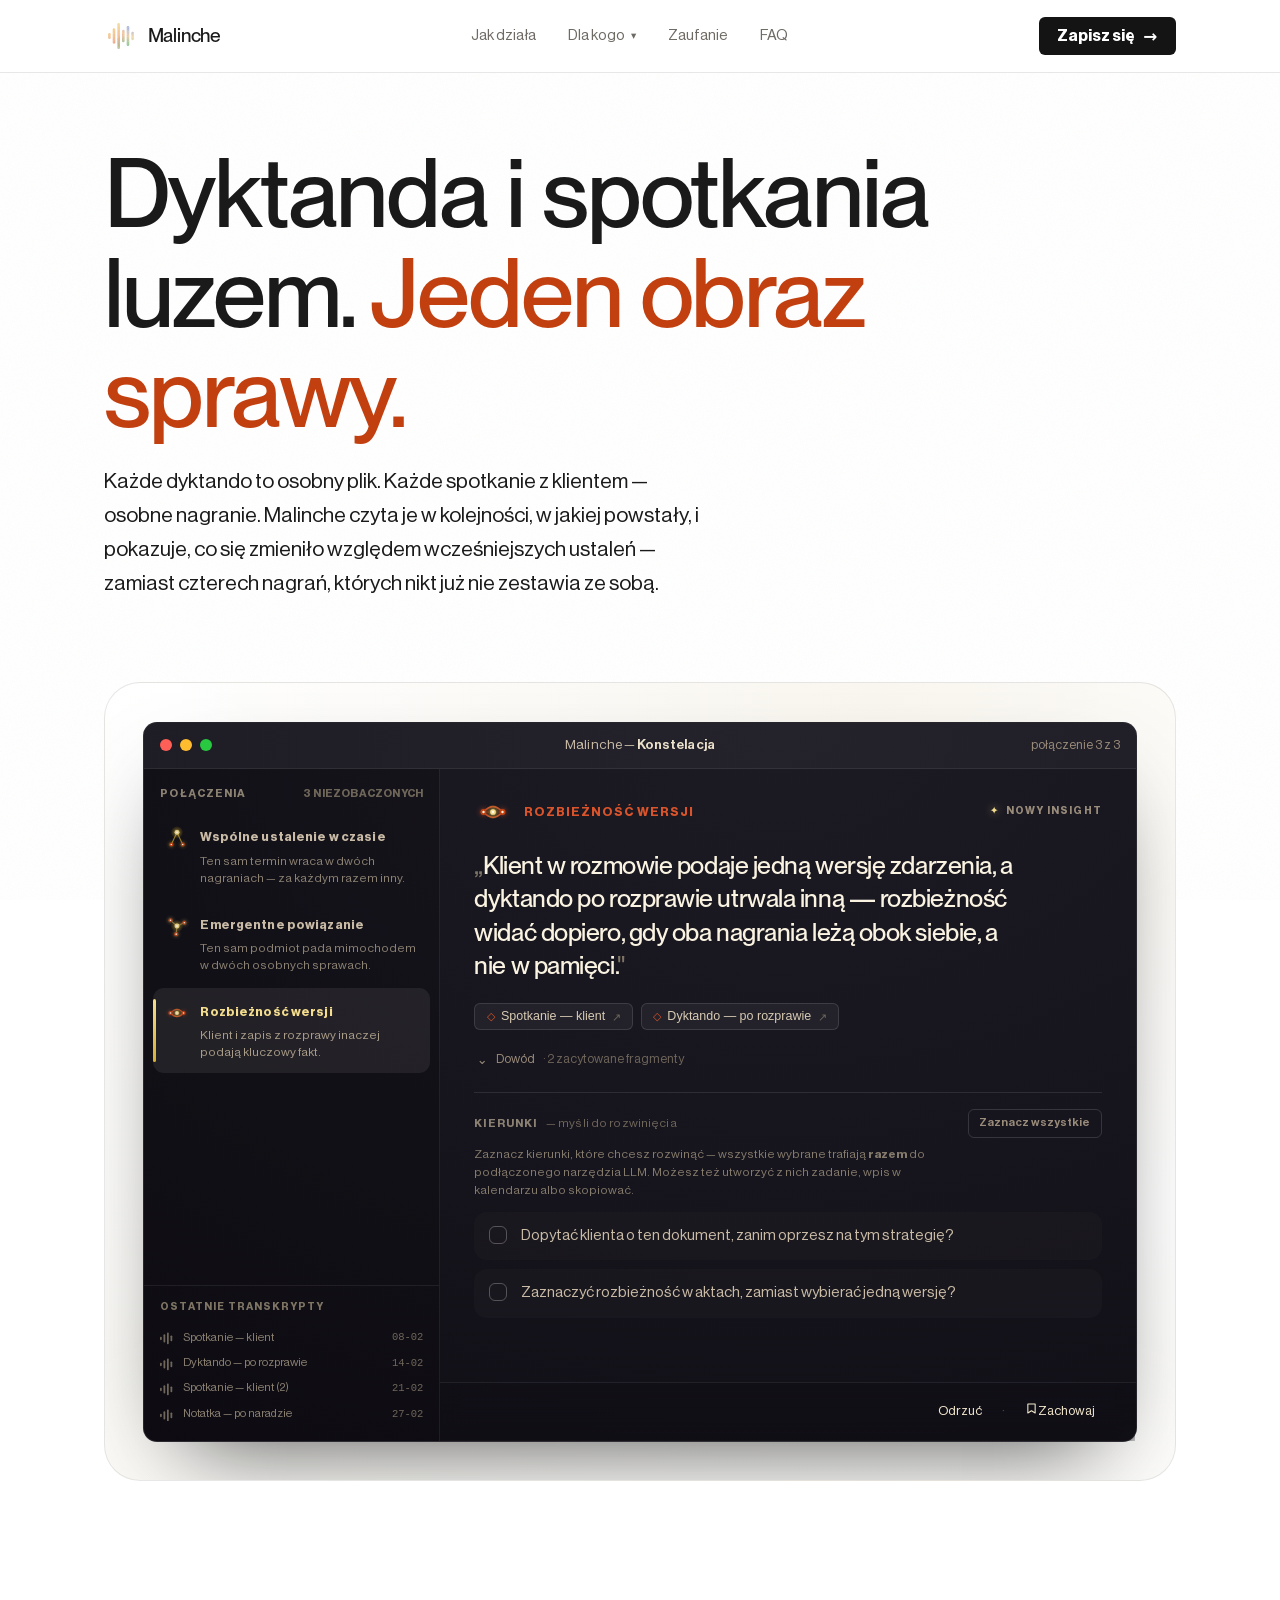
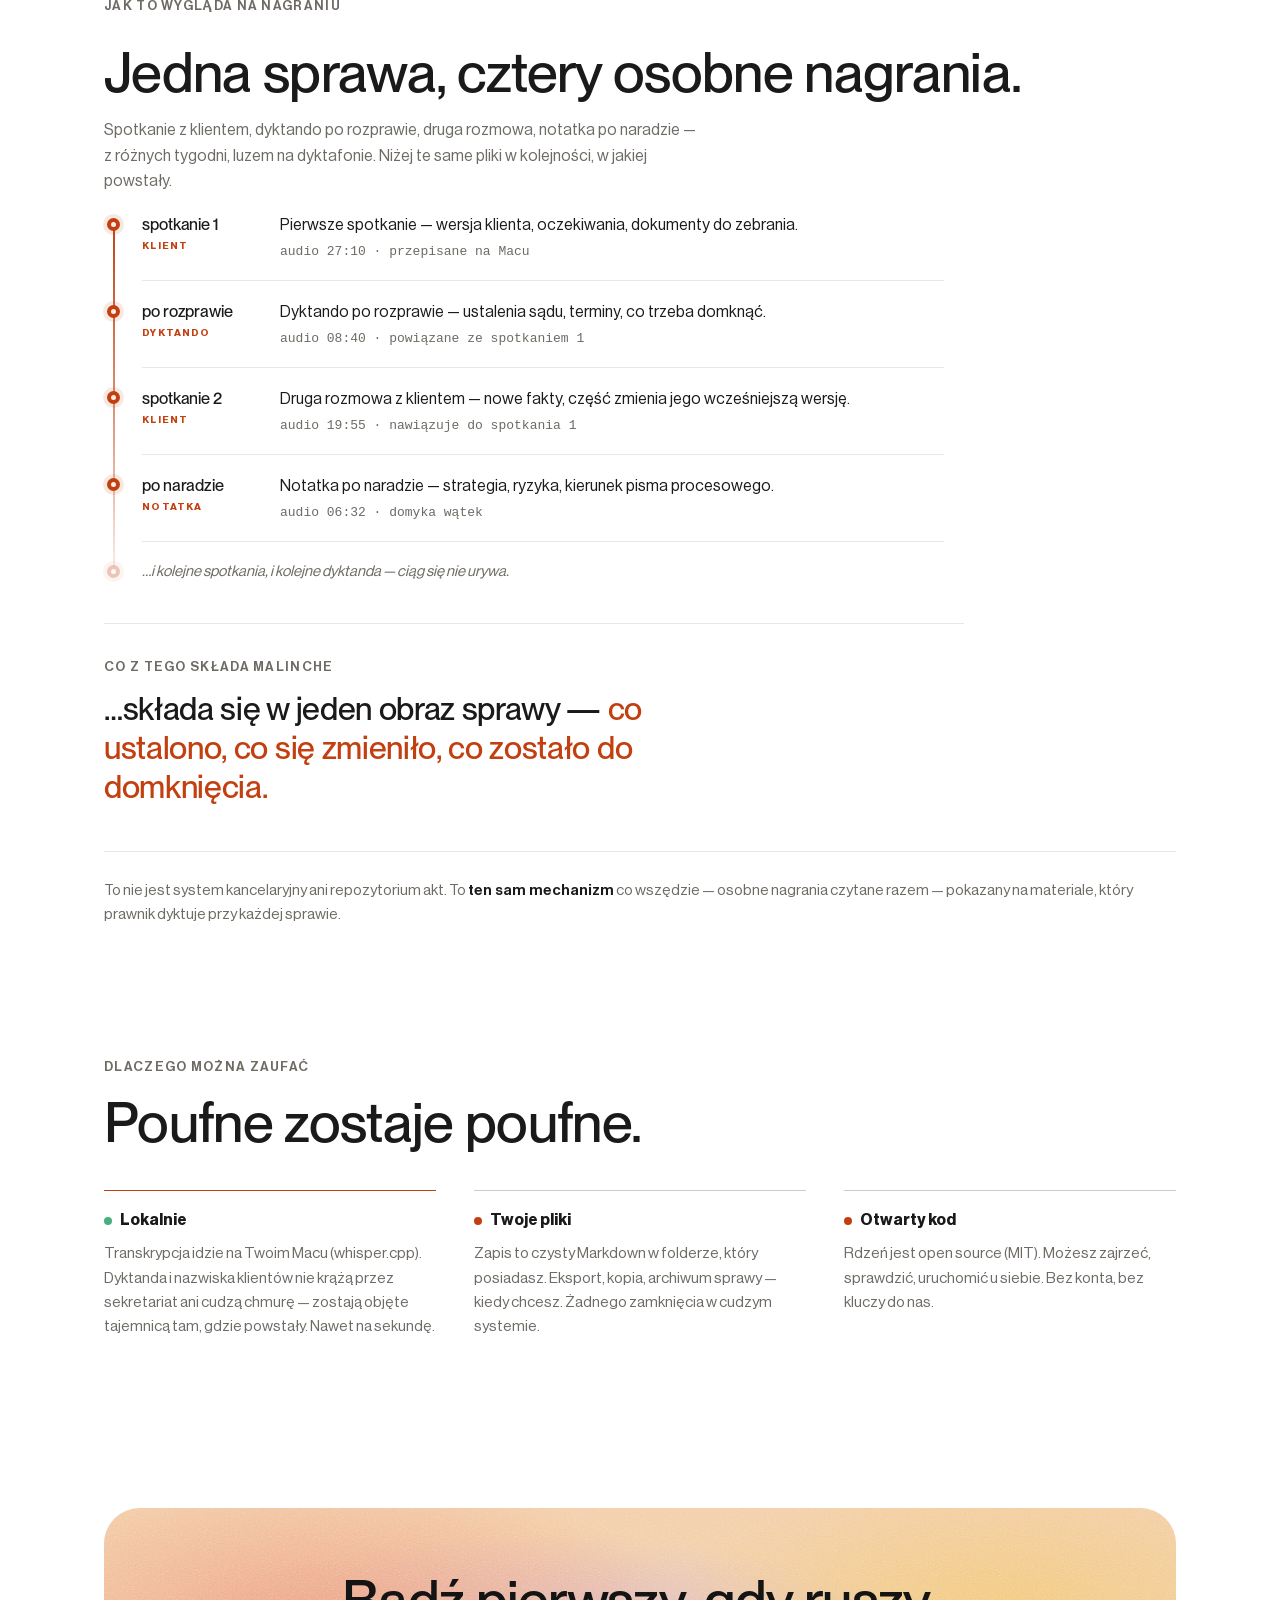
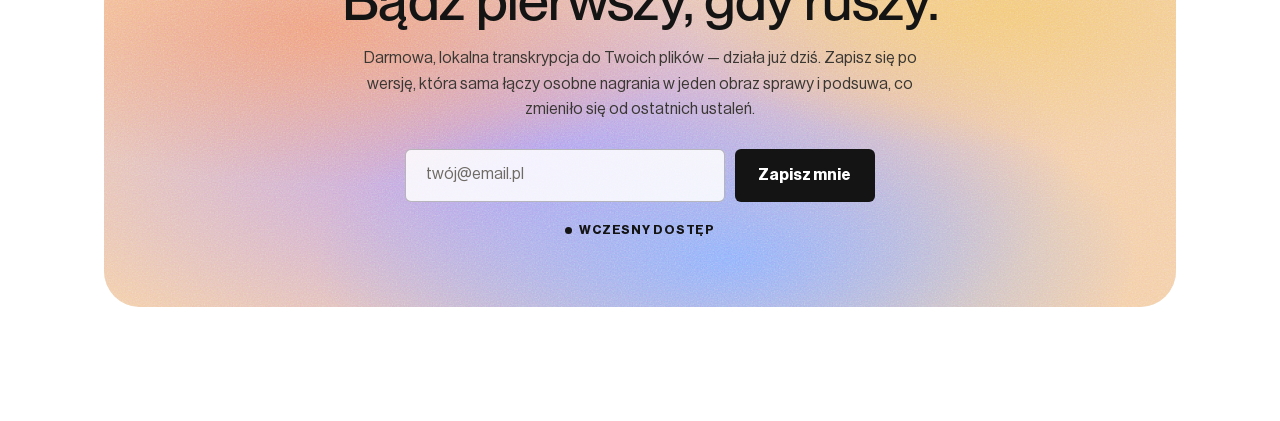
<file: site/cases/prawnik/index.html>
<!DOCTYPE html>
<html lang="pl">
<head>
<meta charset="UTF-8">
<meta name="viewport" content="width=device-width, initial-scale=1.0">
<title>Malinche — dyktanda i spotkania luzem, jeden obraz sprawy</title>
<link rel="icon" href="../../favicon.svg" type="image/svg+xml">
<link rel="stylesheet" href="../../tokens.css">
<link rel="stylesheet" href="../case.css">
<link rel="stylesheet" href="../../landing-konstelacja.css">
</head>
<body>

<!-- shared aztec motif patterns (greca xicalcoliuhqui + stepped merlons) -->
<svg width="0" height="0" style="position:absolute" aria-hidden="true">
  <defs>
    <pattern id="pGreca" width="48" height="48" patternUnits="userSpaceOnUse" patternTransform="translate(0 9)">
      <path d="M0 42 H48 M6 42 V6 H42 V30 H18 V18 H30" fill="none" stroke="var(--terracotta)" stroke-width="3.5" stroke-linecap="square" stroke-linejoin="miter"/>
    </pattern>
    <pattern id="pMerlon" width="48" height="24" patternUnits="userSpaceOnUse">
      <path d="M0 24 L0 18 L6 18 L6 12 L12 12 L12 6 L18 6 L18 0 L30 0 L30 6 L36 6 L36 12 L42 12 L42 18 L48 18 L48 24 Z" fill="var(--terracotta)" opacity="0.9"/>
    </pattern>
  </defs>
</svg>

<header>
  <div class="wrap">
    <nav>
      <a class="brand" href="../../index.html">
        <span class="chip" aria-hidden="true">
          <svg width="20" height="20" viewBox="0 0 22 22" fill="none"><g fill="#C24010">
            <rect x="1" y="9" width="1.4" height="4" rx=".2"/><rect x="3" y="6.5" width="1.4" height="9" rx=".2"/><rect x="5" y="8" width="1.4" height="6" rx=".2"/><rect x="7" y="4.5" width="1.4" height="13" rx=".2"/><rect x="9" y="3" width="1.4" height="16" rx=".2"/><rect x="11" y="2.2" width="1.4" height="17.6" rx=".2"/><rect x="13" y="3" width="1.4" height="16" rx=".2"/><rect x="15" y="4.5" width="1.4" height="13" rx=".2"/><rect x="17" y="8" width="1.4" height="6" rx=".2"/><rect x="19" y="6.5" width="1.4" height="9" rx=".2"/>
          </g></svg>
        </span>
        Malinche
      </a>
      <div class="nav-mid">
        <a href="../../index.html#jak">Jak działa</a>
        <div class="nav-drop" tabindex="0">
          <a class="nav-drop-trigger" href="../../index.html#dlakogo">Dla kogo <span class="caret" aria-hidden="true">▾</span></a>
          <div class="nav-drop-menu">
            <a href="../lekarz/index.html">Dla lekarzy</a>
            <a href="../dziennikarz/index.html">Dla dziennikarzy</a>
            <a href="../prawnik/index.html" aria-current="page">Dla prawników</a>
            <a href="../researcher/index.html">Dla badaczy</a>
            <a href="../podcaster/index.html">Dla podcasterów</a>
          </div>
        </div>
        <a href="#zaufanie">Zaufanie</a>
        <a href="../../index.html#faq">FAQ</a>
      </div>
      <div class="nav-end">
        <a class="btn btn-dark" href="#lista">Zapisz się <span class="arr">→</span></a>
      </div>
    </nav>
  </div>
</header>

<main>

  <!-- ───── MINI-HERO ───── -->
  <section class="mini">
    <div class="wrap">
      <h1>Dyktanda i spotkania luzem. <span class="accent">Jeden obraz sprawy.</span></h1>
      <p class="lead">Każde dyktando to osobny plik. Każde spotkanie z klientem — osobne nagranie. Malinche czyta je w kolejności, w jakiej powstały, i pokazuje, co się zmieniło względem wcześniejszych ustaleń — zamiast czterech nagrań, których nikt już nie zestawia ze sobą.</p>
    </div>
  </section>

  <div class="wrap"><svg class="frieze" viewBox="0 0 480 26" preserveAspectRatio="xMidYMid meet" aria-hidden="true"><rect width="480" height="26" fill="url(#pGreca)"/></svg></div>

  <!-- ───── ROLE INSIGHTS RENDER ───── -->
  <section class="block demo" id="insight">
    <div class="wrap">
      <div class="insight-stage">
        <div class="insight-host" id="konstelacjaHost"></div>
      </div>
    </div>
  </section>

  <!-- ───── WORKED CASE ───── -->
  <section class="block worked">
    <div class="wrap">
      <div class="head">
        <span class="eyebrow kicker">Jak to wygląda na nagraniu</span>
        <h2>Jedna sprawa, cztery osobne nagrania.</h2>
        <p>Spotkanie z klientem, dyktando po rozprawie, druga rozmowa, notatka po naradzie — z różnych tygodni, luzem na dyktafonie. Niżej te same pliki w kolejności, w jakiej powstały.</p>
      </div>

      <!-- the track Malinche derives -->
      <ol class="track" style="list-style:none;margin:0">
        <li class="rec">
          <span class="node" aria-hidden="true"></span>
          <div class="meta"><span class="when">spotkanie 1</span><span class="rkind">Klient</span></div>
          <div class="body">
            <p>Pierwsze spotkanie — wersja klienta, oczekiwania, dokumenty do zebrania.</p>
            <span class="det">audio 27:10 · przepisane na Macu</span>
          </div>
        </li>
        <li class="rec">
          <span class="node" aria-hidden="true"></span>
          <div class="meta"><span class="when">po rozprawie</span><span class="rkind">Dyktando</span></div>
          <div class="body">
            <p>Dyktando po rozprawie — ustalenia sądu, terminy, co trzeba domknąć.</p>
            <span class="det">audio 08:40 · powiązane ze spotkaniem 1</span>
          </div>
        </li>
        <li class="rec">
          <span class="node" aria-hidden="true"></span>
          <div class="meta"><span class="when">spotkanie 2</span><span class="rkind">Klient</span></div>
          <div class="body">
            <p>Druga rozmowa z klientem — nowe fakty, część zmienia jego wcześniejszą wersję.</p>
            <span class="det">audio 19:55 · nawiązuje do spotkania 1</span>
          </div>
        </li>
        <li class="rec">
          <span class="node" aria-hidden="true"></span>
          <div class="meta"><span class="when">po naradzie</span><span class="rkind">Notatka</span></div>
          <div class="body">
            <p>Notatka po naradzie — strategia, ryzyka, kierunek pisma procesowego.</p>
            <span class="det">audio 06:32 · domyka wątek</span>
          </div>
        </li>
        <li class="rec more">
          <span class="node" aria-hidden="true"></span>
          <span class="more-l">…i kolejne spotkania, i kolejne dyktanda — ciąg się nie urywa.</span>
        </li>
      </ol>

      <!-- synthesis: flat editorial conclusion -->
      <div class="synth">
        <span class="eyebrow">Co z tego składa Malinche</span>
        <p class="synth-line">…składa się w jeden obraz sprawy — <em>co ustalono, co się zmieniło, co zostało do domknięcia.</em></p>
      </div>

      <p class="wedge">To nie jest system kancelaryjny ani repozytorium akt. To <b>ten sam mechanizm</b> co wszędzie — osobne nagrania czytane razem — pokazany na materiale, który prawnik dyktuje przy każdej sprawie.</p>
    </div>
  </section>

  <!-- ───── PROOF (role-tuned) ───── -->
  <section class="block proof-sec" id="zaufanie">
    <div class="wrap">
      <div class="head">
        <span class="eyebrow kicker">Dlaczego można zaufać</span>
        <h2>Poufne zostaje poufne.</h2>
      </div>
      <div class="proofs">
        <div class="pf lead local">
          <div class="t">Lokalnie</div>
          <p>Transkrypcja idzie na Twoim Macu (whisper.cpp). Dyktanda i nazwiska klientów nie krążą przez sekretariat ani cudzą chmurę — zostają objęte tajemnicą tam, gdzie powstały. Nawet na sekundę.</p>
        </div>
        <div class="pf">
          <div class="t">Twoje pliki</div>
          <p>Zapis to czysty Markdown w folderze, który posiadasz. Eksport, kopia, archiwum sprawy — kiedy chcesz. Żadnego zamknięcia w cudzym systemie.</p>
        </div>
        <div class="pf">
          <div class="t">Otwarty kod</div>
          <p>Rdzeń jest open source (MIT). Możesz zajrzeć, sprawdzić, uruchomić u siebie. Bez konta, bez kluczy do nas.</p>
        </div>
      </div>
    </div>
  </section>

  <!-- ───── WAITLIST ───── -->
  <section class="block" id="lista">
    <div class="wrap">
      <div class="signup">
        <h2>Bądź pierwszy, gdy ruszy.</h2>
        <p class="muted">Darmowa, lokalna transkrypcja do Twoich plików — działa już dziś. Zapisz się po wersję, która sama łączy osobne nagrania w jeden obraz sprawy i podsuwa, co zmieniło się od ostatnich ustaleń.</p>
        <form class="form" onsubmit="return false">
          <input type="email" placeholder="twój@email.pl" aria-label="Adres e-mail" />
          <button class="btn btn-dark" type="submit">Zapisz mnie</button>
        </form>
        <span class="badge">Wczesny dostęp</span>
      </div>
    </div>
  </section>

</main>

<script>
window.LP_KONSTELACJA_DATA = {
  CONNS: [
    { id:"shared", type:"shared", color:"#D6B033", label:"Wspólne ustalenie w czasie",
      snippet:"Ten sam termin wraca w dwóch nagraniach — za każdym razem inny.",
      thesis:"To samo zobowiązanie wraca w spotkaniu i w dyktandzie, ale z inną datą wykonania — zestawione pokazują, że ustalenie po cichu się przesunęło, zanim ktokolwiek to zauważył.",
      notes:["Spotkanie — klient","Dyktando — po rozprawie"],
      evidence:[
        { date:"spotkanie 1", note:"Klient", quote:"…klient twierdzi, że dokumenty miały być dostarczone do końca miesiąca…" },
        { date:"po rozprawie", note:"Dyktando", quote:"…sąd wyznaczył termin na dwa tygodnie — krócej, niż zakładaliśmy z klientem…" }
      ],
      directions:[
        "Zestawić oba terminy przed kolejnym pismem?",
        "Który jest wiążący — ustalenie z klientem czy postanowienie sądu?"
      ] },
    { id:"emergent", type:"emergent", color:"#E3C16B", label:"Emergentne powiązanie",
      snippet:"Ten sam podmiot pada mimochodem w dwóch osobnych sprawach.",
      thesis:"Ten sam podmiot pojawia się mimochodem w dwóch sprawach prowadzonych osobno — wygląda na powiązanie, którego żaden klient nie podał wprost, a które zmienia obraz obu spraw.",
      notes:["Spotkanie — klient","Notatka — po naradzie"],
      evidence:[
        { date:"spotkanie 2", note:"Klient", quote:"…wszystkim zajmowała się wtedy ta sama spółka, co po drugiej stronie…" },
        { date:"po naradzie", note:"Notatka", quote:"…dziwne, bo to ten sam pełnomocnik, co w sprawie sprzed roku…" }
      ],
      directions:[
        "Sprawdzić w aktach, czy to faktycznie ten sam podmiot, zanim pójdziesz dalej?",
        "Czy konflikt interesów, czy zbieg okoliczności?"
      ] },
    { id:"contradiction", type:"contradiction", color:"#D9542A", label:"Rozbieżność wersji",
      snippet:"Klient i zapis z rozprawy inaczej podają kluczowy fakt.",
      thesis:"Klient w rozmowie podaje jedną wersję zdarzenia, a dyktando po rozprawie utrwala inną — rozbieżność widać dopiero, gdy oba nagrania leżą obok siebie, a nie w pamięci.",
      notes:["Spotkanie — klient","Dyktando — po rozprawie"],
      evidence:[
        { date:"spotkanie 2", note:"Klient", quote:"…klient mówi, że nigdy nie zgodził się na te warunki…" },
        { date:"po rozprawie", note:"Dyktando", quote:"…na rozprawie padło, że warunki były zaakceptowane na piśmie…" }
      ],
      directions:[
        "Dopytać klienta o ten dokument, zanim oprzesz na tym strategię?",
        "Zaznaczyć rozbieżność w aktach, zamiast wybierać jedną wersję?"
      ] }
  ],
  TRANSCRIPTS: [
    ["Spotkanie — klient","08-02"],
    ["Dyktando — po rozprawie","14-02"],
    ["Spotkanie — klient (2)","21-02"],
    ["Notatka — po naradzie","27-02"]
  ]
};
</script>
<script src="../../landing-konstelacja.js"></script>

</body>
</html>
</file>
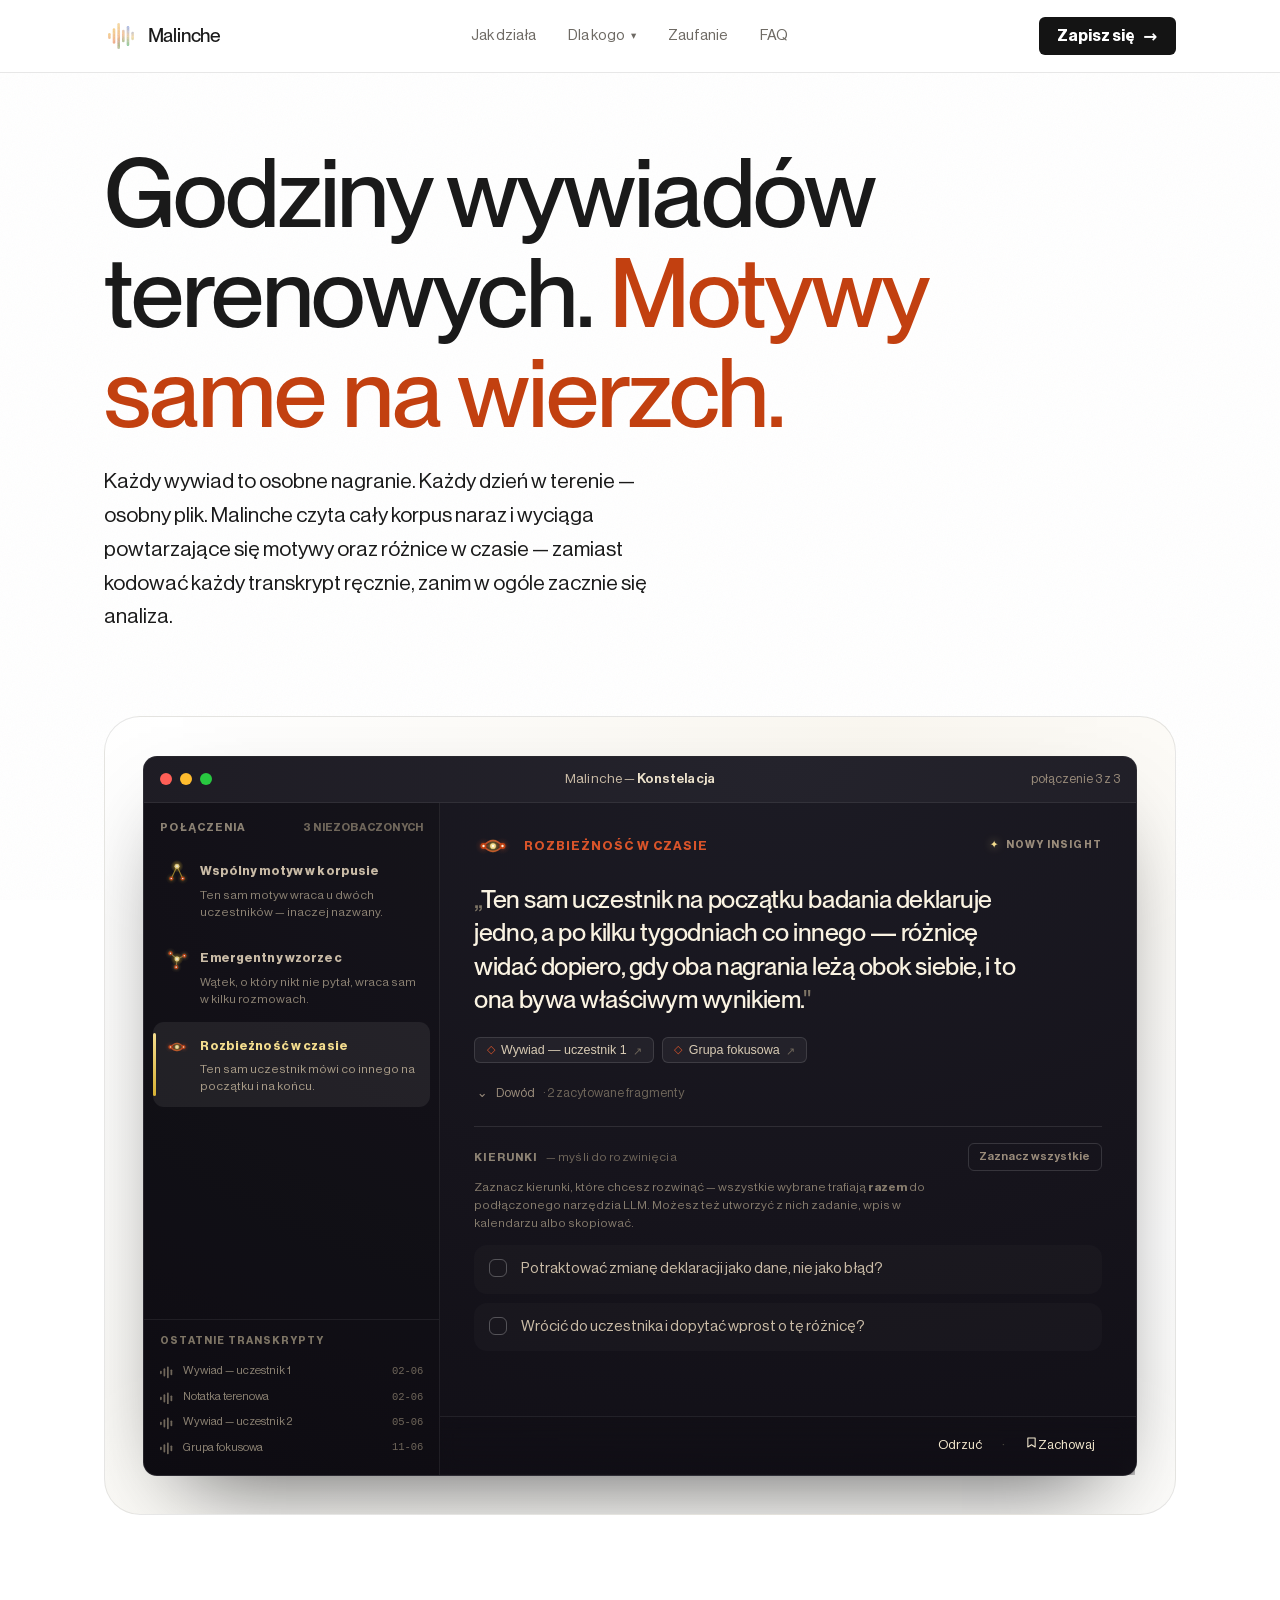
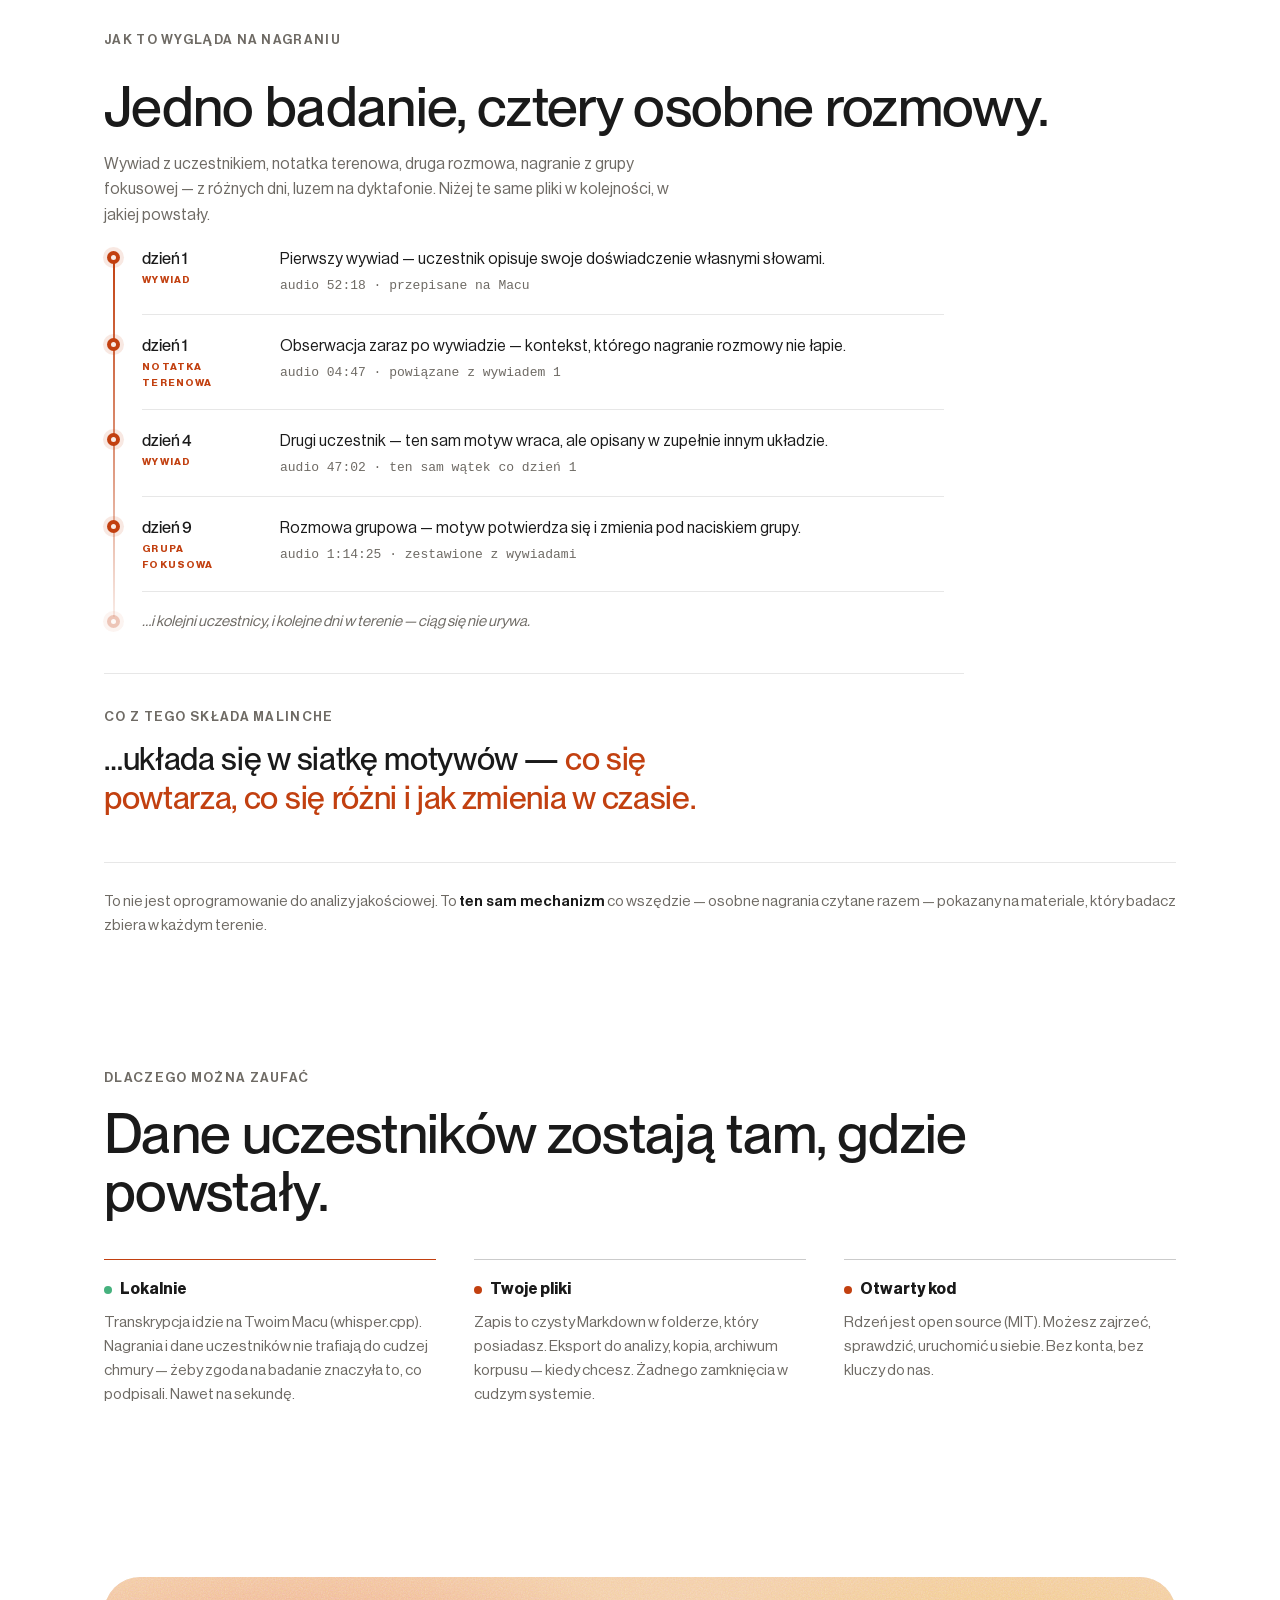
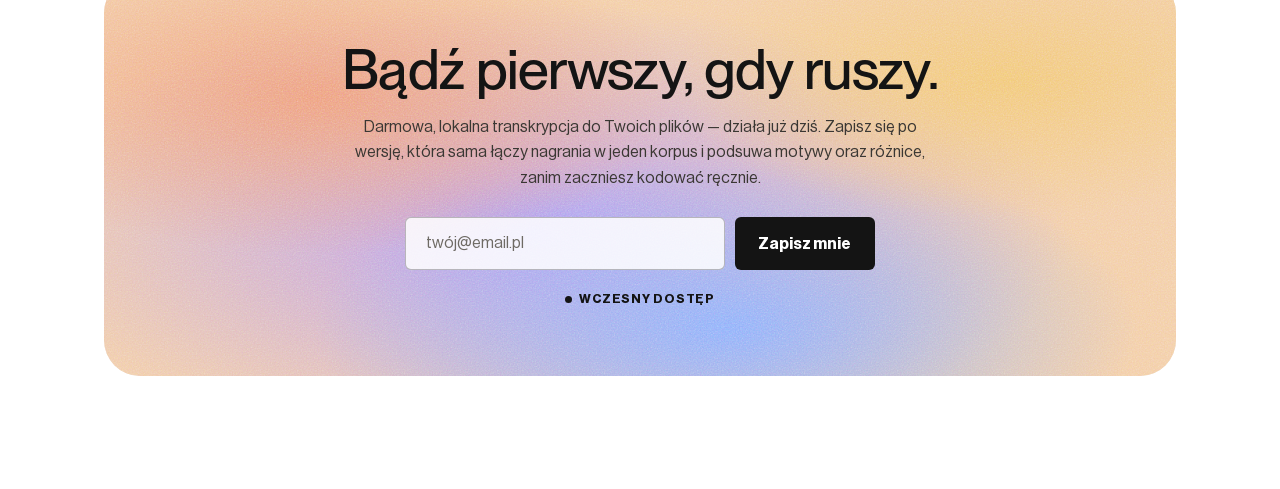
<file: site/cases/researcher/index.html>
<!DOCTYPE html>
<html lang="pl">
<head>
<meta charset="UTF-8">
<meta name="viewport" content="width=device-width, initial-scale=1.0">
<title>Malinche — godziny wywiadów, motywy same na wierzch</title>
<link rel="icon" href="../../favicon.svg" type="image/svg+xml">
<link rel="stylesheet" href="../../tokens.css">
<link rel="stylesheet" href="../case.css">
<link rel="stylesheet" href="../../landing-konstelacja.css">
</head>
<body>

<!-- shared aztec motif patterns (greca xicalcoliuhqui + stepped merlons) -->
<svg width="0" height="0" style="position:absolute" aria-hidden="true">
  <defs>
    <pattern id="pGreca" width="48" height="48" patternUnits="userSpaceOnUse" patternTransform="translate(0 9)">
      <path d="M0 42 H48 M6 42 V6 H42 V30 H18 V18 H30" fill="none" stroke="var(--terracotta)" stroke-width="3.5" stroke-linecap="square" stroke-linejoin="miter"/>
    </pattern>
    <pattern id="pMerlon" width="48" height="24" patternUnits="userSpaceOnUse">
      <path d="M0 24 L0 18 L6 18 L6 12 L12 12 L12 6 L18 6 L18 0 L30 0 L30 6 L36 6 L36 12 L42 12 L42 18 L48 18 L48 24 Z" fill="var(--terracotta)" opacity="0.9"/>
    </pattern>
  </defs>
</svg>

<header>
  <div class="wrap">
    <nav>
      <a class="brand" href="../../index.html">
        <span class="chip" aria-hidden="true">
          <svg width="20" height="20" viewBox="0 0 22 22" fill="none"><g fill="#C24010">
            <rect x="1" y="9" width="1.4" height="4" rx=".2"/><rect x="3" y="6.5" width="1.4" height="9" rx=".2"/><rect x="5" y="8" width="1.4" height="6" rx=".2"/><rect x="7" y="4.5" width="1.4" height="13" rx=".2"/><rect x="9" y="3" width="1.4" height="16" rx=".2"/><rect x="11" y="2.2" width="1.4" height="17.6" rx=".2"/><rect x="13" y="3" width="1.4" height="16" rx=".2"/><rect x="15" y="4.5" width="1.4" height="13" rx=".2"/><rect x="17" y="8" width="1.4" height="6" rx=".2"/><rect x="19" y="6.5" width="1.4" height="9" rx=".2"/>
          </g></svg>
        </span>
        Malinche
      </a>
      <div class="nav-mid">
        <a href="../../index.html#jak">Jak działa</a>
        <div class="nav-drop" tabindex="0">
          <a class="nav-drop-trigger" href="../../index.html#dlakogo">Dla kogo <span class="caret" aria-hidden="true">▾</span></a>
          <div class="nav-drop-menu">
            <a href="../lekarz/index.html">Dla lekarzy</a>
            <a href="../dziennikarz/index.html">Dla dziennikarzy</a>
            <a href="../prawnik/index.html">Dla prawników</a>
            <a href="../researcher/index.html" aria-current="page">Dla badaczy</a>
            <a href="../podcaster/index.html">Dla podcasterów</a>
          </div>
        </div>
        <a href="#zaufanie">Zaufanie</a>
        <a href="../../index.html#faq">FAQ</a>
      </div>
      <div class="nav-end">
        <a class="btn btn-dark" href="#lista">Zapisz się <span class="arr">→</span></a>
      </div>
    </nav>
  </div>
</header>

<main>

  <!-- ───── MINI-HERO ───── -->
  <section class="mini">
    <div class="wrap">
      <h1>Godziny wywiadów terenowych. <span class="accent">Motywy same na wierzch.</span></h1>
      <p class="lead">Każdy wywiad to osobne nagranie. Każdy dzień w terenie — osobny plik. Malinche czyta cały korpus naraz i wyciąga powtarzające się motywy oraz różnice w czasie — zamiast kodować każdy transkrypt ręcznie, zanim w ogóle zacznie się analiza.</p>
    </div>
  </section>

  <div class="wrap"><svg class="frieze" viewBox="0 0 480 26" preserveAspectRatio="xMidYMid meet" aria-hidden="true"><rect width="480" height="26" fill="url(#pGreca)"/></svg></div>

  <!-- ───── ROLE INSIGHTS RENDER ───── -->
  <section class="block demo" id="insight">
    <div class="wrap">
      <div class="insight-stage">
        <div class="insight-host" id="konstelacjaHost"></div>
      </div>
    </div>
  </section>

  <!-- ───── WORKED CASE ───── -->
  <section class="block worked">
    <div class="wrap">
      <div class="head">
        <span class="eyebrow kicker">Jak to wygląda na nagraniu</span>
        <h2>Jedno badanie, cztery osobne rozmowy.</h2>
        <p>Wywiad z uczestnikiem, notatka terenowa, druga rozmowa, nagranie z grupy fokusowej — z różnych dni, luzem na dyktafonie. Niżej te same pliki w kolejności, w jakiej powstały.</p>
      </div>

      <!-- the track Malinche derives -->
      <ol class="track" style="list-style:none;margin:0">
        <li class="rec">
          <span class="node" aria-hidden="true"></span>
          <div class="meta"><span class="when">dzień 1</span><span class="rkind">Wywiad</span></div>
          <div class="body">
            <p>Pierwszy wywiad — uczestnik opisuje swoje doświadczenie własnymi słowami.</p>
            <span class="det">audio 52:18 · przepisane na Macu</span>
          </div>
        </li>
        <li class="rec">
          <span class="node" aria-hidden="true"></span>
          <div class="meta"><span class="when">dzień 1</span><span class="rkind">Notatka terenowa</span></div>
          <div class="body">
            <p>Obserwacja zaraz po wywiadzie — kontekst, którego nagranie rozmowy nie łapie.</p>
            <span class="det">audio 04:47 · powiązane z wywiadem 1</span>
          </div>
        </li>
        <li class="rec">
          <span class="node" aria-hidden="true"></span>
          <div class="meta"><span class="when">dzień 4</span><span class="rkind">Wywiad</span></div>
          <div class="body">
            <p>Drugi uczestnik — ten sam motyw wraca, ale opisany w zupełnie innym układzie.</p>
            <span class="det">audio 47:02 · ten sam wątek co dzień 1</span>
          </div>
        </li>
        <li class="rec">
          <span class="node" aria-hidden="true"></span>
          <div class="meta"><span class="when">dzień 9</span><span class="rkind">Grupa fokusowa</span></div>
          <div class="body">
            <p>Rozmowa grupowa — motyw potwierdza się i zmienia pod naciskiem grupy.</p>
            <span class="det">audio 1:14:25 · zestawione z wywiadami</span>
          </div>
        </li>
        <li class="rec more">
          <span class="node" aria-hidden="true"></span>
          <span class="more-l">…i kolejni uczestnicy, i kolejne dni w terenie — ciąg się nie urywa.</span>
        </li>
      </ol>

      <!-- synthesis: flat editorial conclusion -->
      <div class="synth">
        <span class="eyebrow">Co z tego składa Malinche</span>
        <p class="synth-line">…układa się w siatkę motywów — <em>co się powtarza, co się różni i jak zmienia w czasie.</em></p>
      </div>

      <p class="wedge">To nie jest oprogramowanie do analizy jakościowej. To <b>ten sam mechanizm</b> co wszędzie — osobne nagrania czytane razem — pokazany na materiale, który badacz zbiera w każdym terenie.</p>
    </div>
  </section>

  <!-- ───── PROOF (role-tuned) ───── -->
  <section class="block proof-sec" id="zaufanie">
    <div class="wrap">
      <div class="head">
        <span class="eyebrow kicker">Dlaczego można zaufać</span>
        <h2>Dane uczestników zostają tam, gdzie powstały.</h2>
      </div>
      <div class="proofs">
        <div class="pf lead local">
          <div class="t">Lokalnie</div>
          <p>Transkrypcja idzie na Twoim Macu (whisper.cpp). Nagrania i dane uczestników nie trafiają do cudzej chmury — żeby zgoda na badanie znaczyła to, co podpisali. Nawet na sekundę.</p>
        </div>
        <div class="pf">
          <div class="t">Twoje pliki</div>
          <p>Zapis to czysty Markdown w folderze, który posiadasz. Eksport do analizy, kopia, archiwum korpusu — kiedy chcesz. Żadnego zamknięcia w cudzym systemie.</p>
        </div>
        <div class="pf">
          <div class="t">Otwarty kod</div>
          <p>Rdzeń jest open source (MIT). Możesz zajrzeć, sprawdzić, uruchomić u siebie. Bez konta, bez kluczy do nas.</p>
        </div>
      </div>
    </div>
  </section>

  <!-- ───── WAITLIST ───── -->
  <section class="block" id="lista">
    <div class="wrap">
      <div class="signup">
        <h2>Bądź pierwszy, gdy ruszy.</h2>
        <p class="muted">Darmowa, lokalna transkrypcja do Twoich plików — działa już dziś. Zapisz się po wersję, która sama łączy nagrania w jeden korpus i podsuwa motywy oraz różnice, zanim zaczniesz kodować ręcznie.</p>
        <form class="form" onsubmit="return false">
          <input type="email" placeholder="twój@email.pl" aria-label="Adres e-mail" />
          <button class="btn btn-dark" type="submit">Zapisz mnie</button>
        </form>
        <span class="badge">Wczesny dostęp</span>
      </div>
    </div>
  </section>

</main>

<script>
window.LP_KONSTELACJA_DATA = {
  CONNS: [
    { id:"shared", type:"shared", color:"#D6B033", label:"Wspólny motyw w korpusie",
      snippet:"Ten sam motyw wraca u dwóch uczestników — inaczej nazwany.",
      thesis:"Ten sam motyw przewija się u dwóch rozmówców, ale każdy nazywa go inaczej — zestawione obok siebie układają się w jeden kod, łatwy do przeoczenia przy ręcznym przeglądaniu transkryptów.",
      notes:["Wywiad — uczestnik 1","Wywiad — uczestnik 2"],
      evidence:[
        { date:"dzień 1", note:"Wywiad", quote:"…mówi, że „po prostu się odpuszcza”, kiedy robi się za trudno…" },
        { date:"dzień 4", note:"Wywiad", quote:"…inny uczestnik nazywa to „wycofaniem”, ale opisuje dokładnie to samo…" }
      ],
      directions:[
        "Połączyć oba opisy w jeden kod przed dalszą analizą?",
        "Czy „odpuszczanie” i „wycofanie” to ten sam mechanizm pod dwiema nazwami?"
      ] },
    { id:"emergent", type:"emergent", color:"#E3C16B", label:"Emergentny wzorzec",
      snippet:"Wątek, o który nikt nie pytał, wraca sam w kilku rozmowach.",
      thesis:"Temat, którego nie było w scenariuszu, wraca spontanicznie w kilku nagraniach — wygląda na wzorzec wyłaniający się z danych, nie z narzędzia badawczego, więc tym bardziej wart uwagi.",
      notes:["Notatka terenowa","Grupa fokusowa"],
      evidence:[
        { date:"dzień 1", note:"Notatka terenowa", quote:"…poza nagraniem kilka osób wracało do tematu kosztów, choć o to nie pytałem…" },
        { date:"dzień 9", note:"Grupa fokusowa", quote:"…grupa sama zeszła na koszty, zanim zdążyłem zadać pytanie…" }
      ],
      directions:[
        "Dopisać temat kosztów do kolejnej tury wywiadów?",
        "Czy to wzorzec, czy artefakt jednej lokalizacji?"
      ] },
    { id:"contradiction", type:"contradiction", color:"#D9542A", label:"Rozbieżność w czasie",
      snippet:"Ten sam uczestnik mówi co innego na początku i na końcu.",
      thesis:"Ten sam uczestnik na początku badania deklaruje jedno, a po kilku tygodniach co innego — różnicę widać dopiero, gdy oba nagrania leżą obok siebie, i to ona bywa właściwym wynikiem.",
      notes:["Wywiad — uczestnik 1","Grupa fokusowa"],
      evidence:[
        { date:"dzień 1", note:"Wywiad", quote:"…na wstępie deklaruje, że „to go w ogóle nie dotyczy”…" },
        { date:"dzień 9", note:"Grupa fokusowa", quote:"…ten sam uczestnik mówi teraz, że „zawsze go to dotyczyło”…" }
      ],
      directions:[
        "Potraktować zmianę deklaracji jako dane, nie jako błąd?",
        "Wrócić do uczestnika i dopytać wprost o tę różnicę?"
      ] }
  ],
  TRANSCRIPTS: [
    ["Wywiad — uczestnik 1","02-06"],
    ["Notatka terenowa","02-06"],
    ["Wywiad — uczestnik 2","05-06"],
    ["Grupa fokusowa","11-06"]
  ]
};
</script>
<script src="../../landing-konstelacja.js"></script>

</body>
</html>
</file>
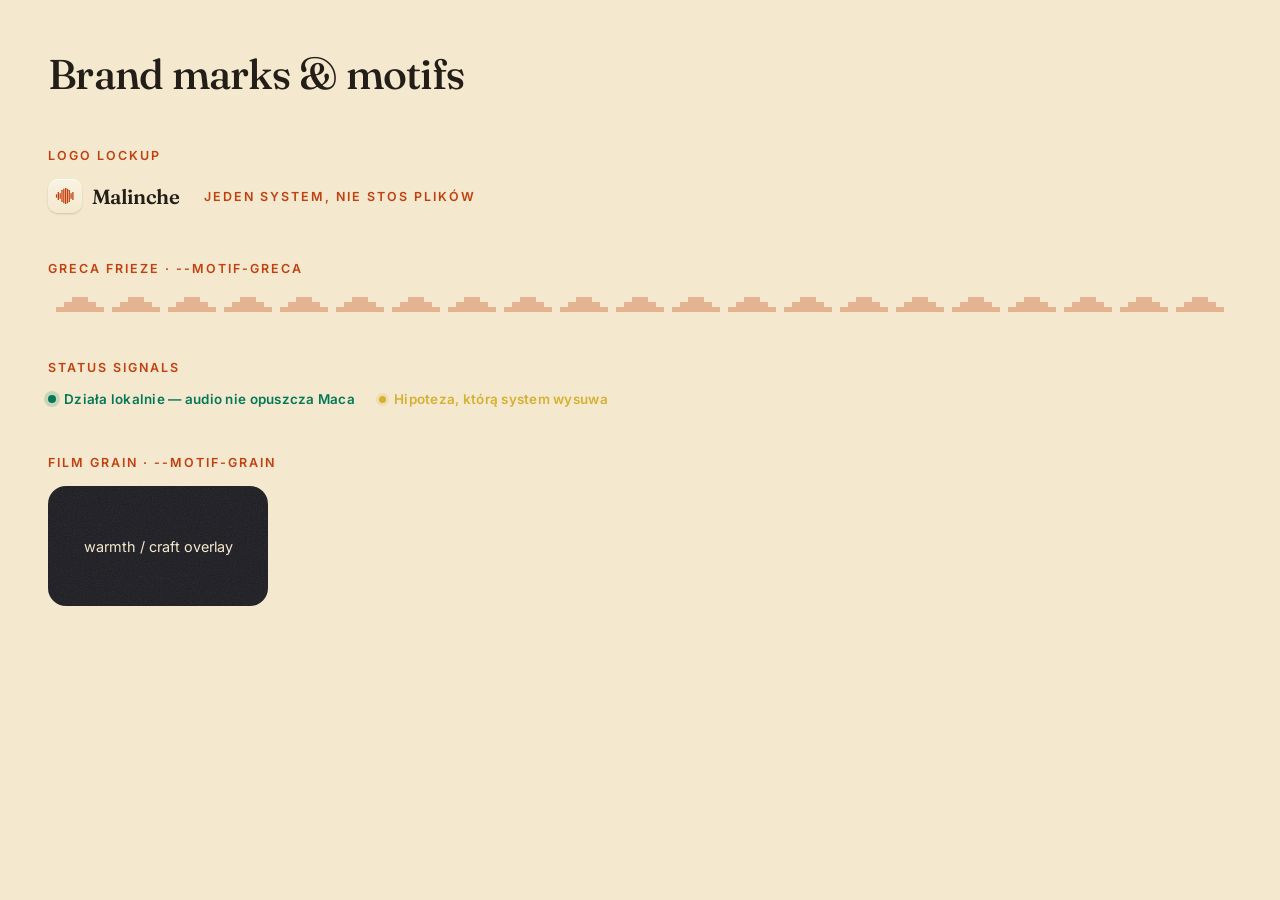
<file: design-system/components/brand.html>
<!-- @dsCard group="Brand" name="Brand marks & motifs" subtitle="Logo chip, eyebrow, greca frieze, status signals, grain" -->
<!DOCTYPE html>
<html lang="en">
<head>
<meta charset="UTF-8">
<meta name="viewport" content="width=device-width, initial-scale=1.0">
<title>Brand — Malinche</title>
<link rel="preconnect" href="https://fonts.googleapis.com">
<link rel="preconnect" href="https://fonts.gstatic.com" crossorigin>
<link href="https://fonts.googleapis.com/css2?family=Fraunces:opsz,wght@9..144,600&family=Inter:wght@500;600&display=swap" rel="stylesheet">
<link rel="stylesheet" href="../tokens.css">
<style>
  body { font-family: var(--font-sans); background: var(--surface-base); color: var(--content-primary); margin: 0; padding: var(--space-12); -webkit-font-smoothing: antialiased; }
  h1 { font-family: var(--font-serif); font-weight: 500; font-size: 2.6rem; margin: 0 0 var(--space-8); letter-spacing: var(--tracking-tight); }
  h2 { font-size: var(--text-xs); font-weight: 600; text-transform: uppercase; letter-spacing: var(--tracking-eyebrow); color: var(--content-accent); margin: var(--space-12) 0 var(--space-4); }
  .row { display: flex; align-items: center; gap: var(--space-6); flex-wrap: wrap; }

  .brand { display: flex; align-items: center; gap: 0.6rem; font-family: var(--font-serif); font-weight: 600; font-size: 1.28rem; letter-spacing: -0.01em; }
  .chip { width: 34px; height: 34px; border-radius: var(--radius-lg); background: linear-gradient(180deg, var(--cream-hi), var(--cream)); display: grid; place-items: center; box-shadow: var(--shadow-chip); flex: 0 0 auto; }

  .eyebrow { font-size: var(--text-xs); font-weight: 600; letter-spacing: var(--tracking-eyebrow); text-transform: uppercase; color: var(--content-accent); }

  .frieze { height: 20px; width: 100%; background-repeat: repeat-x; background-position: center; background-size: auto 20px; opacity: 0.32; background-image: var(--motif-greca); }

  .signal { display: inline-flex; align-items: center; gap: 0.5rem; font-size: 0.84rem; font-weight: 600; letter-spacing: 0.02em; }
  .signal.local { color: var(--status-local); }
  .signal.local::before { content: ""; width: 8px; height: 8px; border-radius: 50%; background: var(--status-local); box-shadow: 0 0 0 4px rgba(5,120,87,0.18); }
  .signal.insight { color: var(--status-insight); }
  .signal.insight::before { content: ""; width: 7px; height: 7px; border-radius: 50%; background: var(--status-insight); box-shadow: 0 0 0 3px rgba(214,176,51,0.2); }

  .grain { position: relative; width: 220px; height: 120px; border-radius: var(--radius-2xl); background: var(--surface-inverse); overflow: hidden; }
  .grain::before { content: ""; position: absolute; inset: 0; opacity: 0.12; mix-blend-mode: screen; background-image: var(--motif-grain); }
  .grain span { position: absolute; inset: 0; display: grid; place-items: center; color: var(--cream); font-size: var(--text-sm); }
</style>
</head>
<body>
  <h1>Brand marks &amp; motifs</h1>

  <h2>Logo lockup</h2>
  <div class="row">
    <div class="brand">
      <span class="chip" aria-hidden="true">
        <svg width="20" height="20" viewBox="0 0 22 22" fill="none"><g fill="#C24010">
          <rect x="1" y="9" width="1.4" height="4" rx=".2"/><rect x="3" y="6.5" width="1.4" height="9" rx=".2"/><rect x="5" y="8" width="1.4" height="6" rx=".2"/><rect x="7" y="4.5" width="1.4" height="13" rx=".2"/><rect x="9" y="3" width="1.4" height="16" rx=".2"/><rect x="11" y="2.2" width="1.4" height="17.6" rx=".2"/><rect x="13" y="3" width="1.4" height="16" rx=".2"/><rect x="15" y="4.5" width="1.4" height="13" rx=".2"/><rect x="17" y="8" width="1.4" height="6" rx=".2"/><rect x="19" y="6.5" width="1.4" height="9" rx=".2"/>
        </g></svg>
      </span>
      Malinche
    </div>
    <span class="eyebrow">Jeden system, nie stos plików</span>
  </div>

  <h2>Greca frieze · --motif-greca</h2>
  <div class="frieze" aria-hidden="true"></div>

  <h2>Status signals</h2>
  <div class="row">
    <span class="signal local">Działa lokalnie — audio nie opuszcza Maca</span>
    <span class="signal insight">Hipoteza, którą system wysuwa</span>
  </div>

  <h2>Film grain · --motif-grain</h2>
  <div class="grain"><span>warmth / craft overlay</span></div>
</body>
</html>
</file>
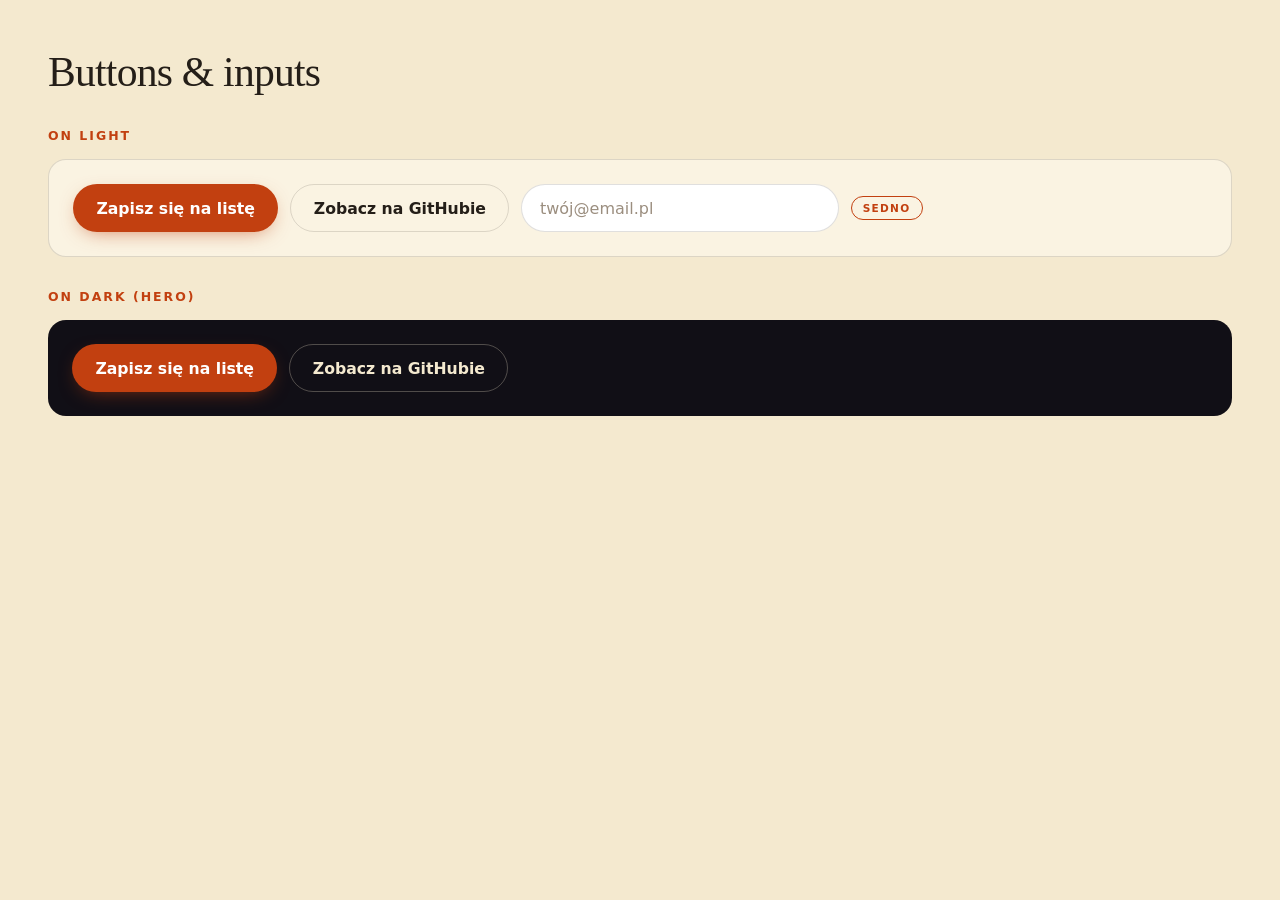
<file: design-system/components/buttons.html>
<!-- @dsCard group="Components" name="Buttons & inputs" subtitle="Primary / ghost / ghost-on-dark, pill input, tag" -->
<!DOCTYPE html>
<html lang="en">
<head>
<meta charset="UTF-8">
<meta name="viewport" content="width=device-width, initial-scale=1.0">
<title>Buttons — Malinche</title>
<link rel="stylesheet" href="../tokens.css">
<style>
  body { font-family: var(--font-sans); background: var(--surface-base); color: var(--content-primary); margin: 0; padding: var(--space-12); -webkit-font-smoothing: antialiased; }
  h1 { font-family: var(--font-serif); font-weight: 500; font-size: 2.6rem; margin: 0 0 var(--space-8); letter-spacing: var(--tracking-tight); }
  h2 { font-size: var(--text-xs); font-weight: 600; text-transform: uppercase; letter-spacing: var(--tracking-eyebrow); color: var(--content-accent); margin: var(--space-8) 0 var(--space-4); }
  .panel { display: flex; flex-wrap: wrap; gap: var(--space-3); align-items: center; padding: var(--space-6); border-radius: var(--radius-2xl); }
  .on-light { background: var(--surface-elevated); border: 1px solid var(--border-base); }
  .on-dark { background: var(--surface-hero); }

  .btn { display: inline-flex; align-items: center; gap: var(--space-2); font-weight: 600; font-size: 0.98rem; padding: 0.85rem 1.4rem; border-radius: var(--radius-pill); text-decoration: none; cursor: pointer; transition: transform 0.15s, background var(--transition), border-color var(--transition); border: 1px solid transparent; }
  .btn-primary { background: var(--interactive-primary-base); color: #fff; box-shadow: var(--shadow-accent); }
  .btn-primary:hover { background: var(--interactive-primary-hover); transform: translateY(-1px); }
  .btn-ghost { border-color: var(--interactive-ghost-border); color: var(--content-primary); background: transparent; }
  .btn-ghost:hover { border-color: var(--interactive-ghost-hover); }
  .btn-ghost-dark { border-color: var(--border-on-dark); color: var(--cream); background: transparent; }
  .btn-ghost-dark:hover { border-color: rgba(244,233,207,0.7); background: rgba(244,233,207,0.06); }

  .input { font: inherit; font-size: 1rem; padding: 0.85rem 1.1rem; border-radius: var(--radius-pill); border: 1px solid var(--border-base); background: #fff; color: var(--content-primary); min-width: 280px; }
  .input::placeholder { color: #9b8e7f; }

  .tag { display: inline-block; font-size: 0.66rem; font-weight: 700; letter-spacing: 0.12em; text-transform: uppercase; color: var(--content-accent); border: 1px solid var(--border-accent); padding: 0.3rem 0.7rem; border-radius: var(--radius-pill); }
</style>
</head>
<body>
  <h1>Buttons &amp; inputs</h1>

  <h2>On light</h2>
  <div class="panel on-light">
    <a class="btn btn-primary">Zapisz się na listę</a>
    <a class="btn btn-ghost">Zobacz na GitHubie</a>
    <input class="input" placeholder="twój@email.pl" />
    <span class="tag">Sedno</span>
  </div>

  <h2>On dark (hero)</h2>
  <div class="panel on-dark">
    <a class="btn btn-primary">Zapisz się na listę</a>
    <a class="btn btn-ghost-dark">Zobacz na GitHubie</a>
  </div>
</body>
</html>
</file>
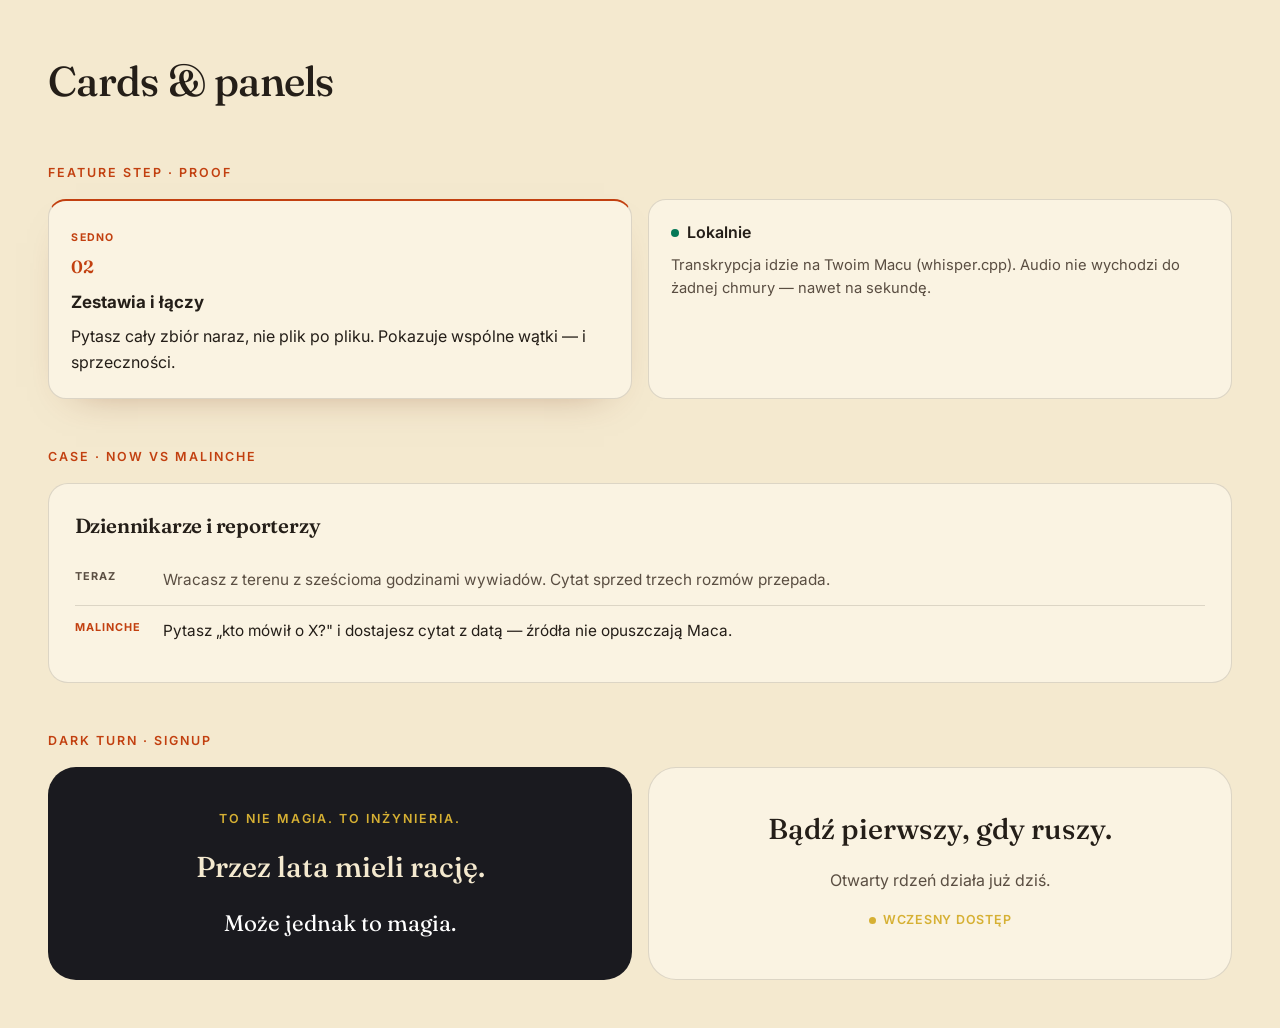
<file: design-system/components/surfaces.html>
<!-- @dsCard group="Components" name="Cards & panels" subtitle="Feature step, proof, case (now/with), dark turn, signup" -->
<!DOCTYPE html>
<html lang="en">
<head>
<meta charset="UTF-8">
<meta name="viewport" content="width=device-width, initial-scale=1.0">
<title>Cards & panels — Malinche</title>
<link rel="preconnect" href="https://fonts.googleapis.com">
<link rel="preconnect" href="https://fonts.gstatic.com" crossorigin>
<link href="https://fonts.googleapis.com/css2?family=Fraunces:opsz,wght@9..144,400;9..144,500;9..144,600&family=Inter:wght@400;500;600;700&display=swap" rel="stylesheet">
<link rel="stylesheet" href="../tokens.css">
<style>
  body { font-family: var(--font-sans); background: var(--surface-base); color: var(--content-primary); margin: 0; padding: var(--space-12); -webkit-font-smoothing: antialiased; line-height: var(--leading-normal); }
  h1 { font-family: var(--font-serif); font-weight: 500; font-size: 2.6rem; margin: 0 0 var(--space-8); letter-spacing: var(--tracking-tight); }
  h2 { font-size: var(--text-xs); font-weight: 600; text-transform: uppercase; letter-spacing: var(--tracking-eyebrow); color: var(--content-accent); margin: var(--space-12) 0 var(--space-4); }
  .grid { display: grid; grid-template-columns: repeat(auto-fit, minmax(280px, 1fr)); gap: var(--space-4); }

  /* feature step (core highlighted) */
  .step.core { background: var(--surface-elevated); border: 1px solid var(--border-base); border-top: 2px solid var(--terracotta); border-radius: var(--radius-2xl); padding: 1.4rem; box-shadow: var(--shadow-card); }
  .step .tag { display: inline-block; font-size: 0.66rem; font-weight: 700; letter-spacing: 0.12em; text-transform: uppercase; color: var(--content-accent); margin-bottom: 0.4rem; }
  .step .n { font-family: var(--font-serif); font-size: 1.1rem; color: var(--terracotta); font-weight: 600; }
  .step h3 { font-size: var(--text-h3); margin: 0.5rem 0; }
  .step p { color: var(--content-primary); margin: 0; }

  /* proof card with jade dot */
  .pf { background: var(--surface-elevated); border: 1px solid var(--border-base); border-radius: var(--radius-2xl); padding: 1.3rem 1.4rem; }
  .pf .t { display: flex; align-items: center; gap: 0.5rem; font-weight: 600; margin-bottom: 0.5rem; }
  .pf .t::before { content: ""; width: 8px; height: 8px; border-radius: 50%; background: var(--status-local); flex: 0 0 auto; }
  .pf p { font-size: 0.92rem; color: var(--content-secondary); margin: 0; }

  /* case card now/with */
  .case { background: var(--surface-elevated); border: 1px solid var(--border-base); border-radius: var(--radius-3xl); padding: 1.6rem; }
  .case .persona { font-family: var(--font-serif); font-weight: 600; font-size: 1.28rem; letter-spacing: -0.01em; margin-bottom: 0.8rem; }
  .case .r { display: flex; gap: 0.9rem; padding: 0.8rem 0; }
  .case .r + .r { border-top: 1px solid var(--border-base); }
  .case .lab { flex: 0 0 4.6rem; font-size: 0.68rem; font-weight: 700; letter-spacing: 0.1em; text-transform: uppercase; }
  .case .now .lab { color: var(--content-secondary); }
  .case .with .lab { color: var(--content-accent); }
  .case .now p { color: var(--content-secondary); margin: 0; font-size: 0.96rem; }
  .case .with p { color: var(--content-primary); margin: 0; font-size: 0.96rem; }

  /* dark "turn" panel */
  .turn { background: var(--surface-inverse); color: var(--cream); border-radius: var(--radius-4xl); padding: 2.4rem; text-align: center; }
  .turn .eyebrow { font-size: var(--text-xs); font-weight: 600; text-transform: uppercase; letter-spacing: var(--tracking-eyebrow); color: var(--status-insight); }
  .turn h3 { font-family: var(--font-serif); font-weight: 500; font-size: 1.8rem; color: var(--cream); margin: 0.8rem 0; }
  .turn .punch { font-family: var(--font-serif); font-size: 1.4rem; color: #fff; margin-top: 1rem; }

  /* signup panel */
  .signup { background: var(--surface-elevated); border: 1px solid var(--border-base); border-radius: var(--radius-4xl); padding: 2.4rem; text-align: center; }
  .signup h3 { font-family: var(--font-serif); font-weight: 500; font-size: 1.8rem; margin: 0 0 1rem; }
  .signup .badge { display: inline-flex; align-items: center; gap: 0.45rem; font-size: 0.78rem; font-weight: 600; letter-spacing: 0.06em; text-transform: uppercase; color: var(--status-insight); margin-top: 1rem; }
  .signup .badge::before { content: ""; width: 7px; height: 7px; border-radius: 50%; background: var(--status-insight); }
</style>
</head>
<body>
  <h1>Cards &amp; panels</h1>

  <h2>Feature step · proof</h2>
  <div class="grid">
    <div class="step core">
      <span class="tag">Sedno</span>
      <div class="n">02</div>
      <h3>Zestawia i łączy</h3>
      <p>Pytasz cały zbiór naraz, nie plik po pliku. Pokazuje wspólne wątki — i sprzeczności.</p>
    </div>
    <div class="pf">
      <div class="t">Lokalnie</div>
      <p>Transkrypcja idzie na Twoim Macu (whisper.cpp). Audio nie wychodzi do żadnej chmury — nawet na sekundę.</p>
    </div>
  </div>

  <h2>Case · now vs Malinche</h2>
  <div class="grid">
    <div class="case">
      <div class="persona">Dziennikarze i reporterzy</div>
      <div class="r now"><span class="lab">Teraz</span><p>Wracasz z terenu z sześcioma godzinami wywiadów. Cytat sprzed trzech rozmów przepada.</p></div>
      <div class="r with"><span class="lab">Malinche</span><p>Pytasz „kto mówił o X?" i dostajesz cytat z datą — źródła nie opuszczają Maca.</p></div>
    </div>
  </div>

  <h2>Dark turn · signup</h2>
  <div class="grid">
    <div class="turn">
      <span class="eyebrow">To nie magia. To inżynieria.</span>
      <h3>Przez lata mieli rację.</h3>
      <div class="punch">Może jednak to magia.</div>
    </div>
    <div class="signup">
      <h3>Bądź pierwszy, gdy ruszy.</h3>
      <p style="color:var(--content-secondary); margin:0">Otwarty rdzeń działa już dziś.</p>
      <span class="badge">Wczesny dostęp</span>
    </div>
  </div>
</body>
</html>
</file>
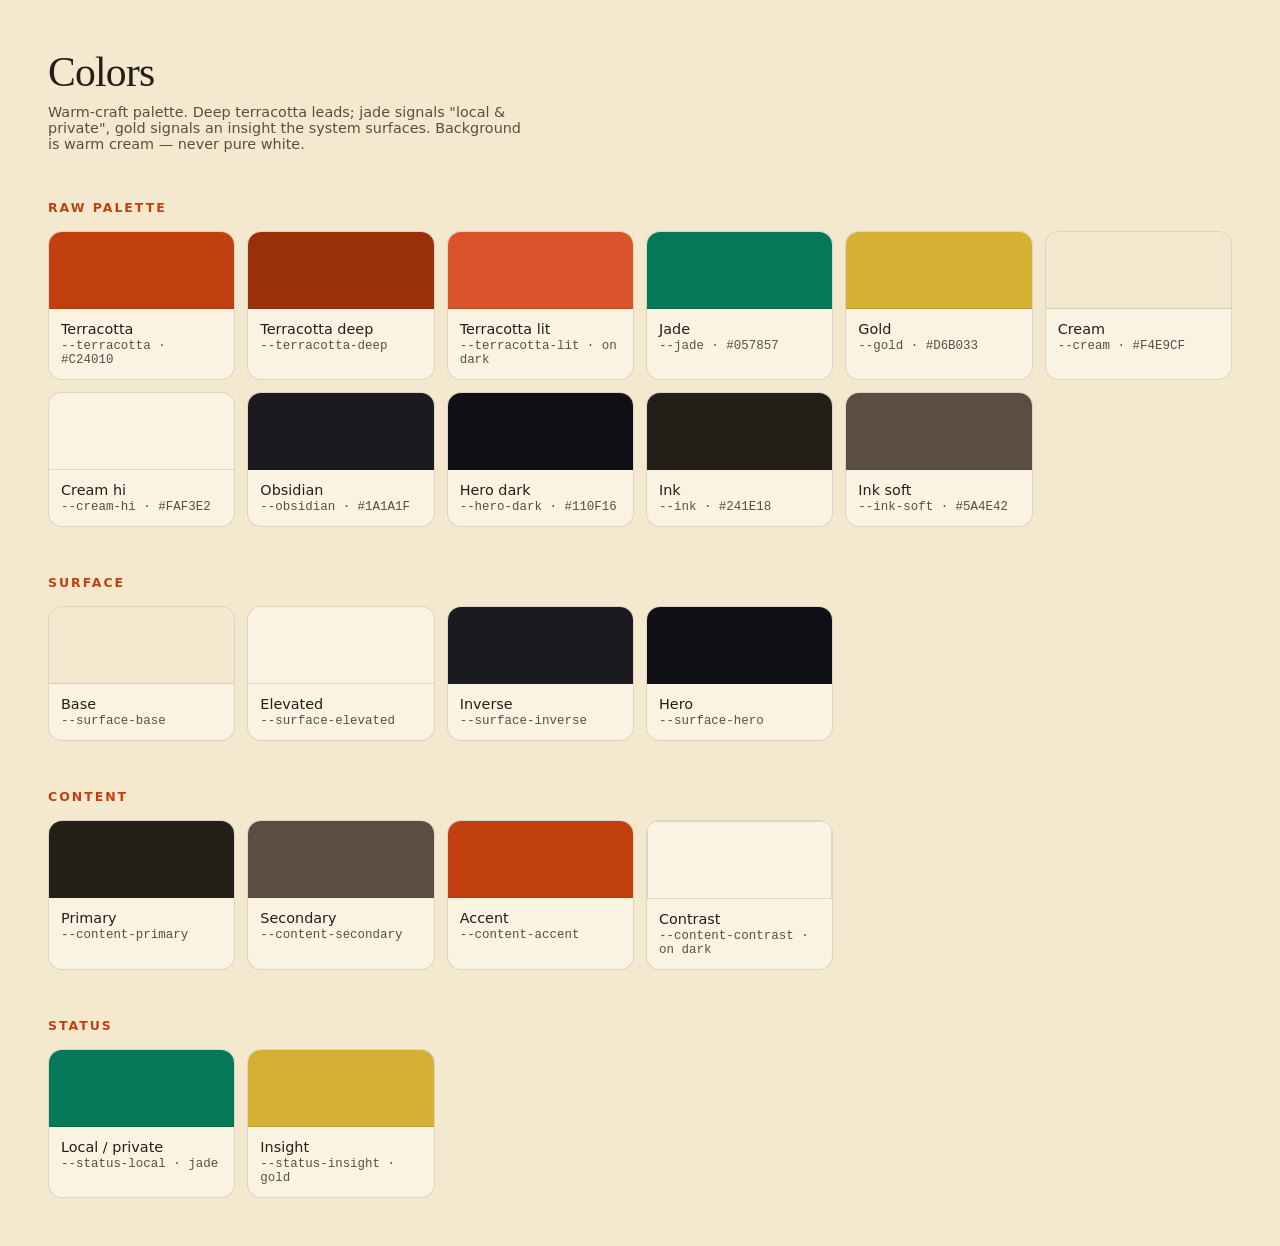
<file: design-system/foundations/colors.html>
<!-- @dsCard group="Colors" name="Brand palette" subtitle="Terracotta · jade · gold on warm cream, semantic tokens" -->
<!DOCTYPE html>
<html lang="en">
<head>
<meta charset="UTF-8">
<meta name="viewport" content="width=device-width, initial-scale=1.0">
<title>Colors — Malinche</title>
<link rel="stylesheet" href="../tokens.css">
<style>
  body { font-family: var(--font-sans); background: var(--surface-base); color: var(--content-primary); margin: 0; padding: var(--space-12); -webkit-font-smoothing: antialiased; }
  h1 { font-family: var(--font-serif); font-weight: 500; font-size: 2.6rem; margin: 0 0 var(--space-2); letter-spacing: var(--tracking-tight); }
  .lead { color: var(--content-secondary); font-size: var(--text-sm); margin: 0 0 var(--space-12); max-width: 52ch; }
  h2 { font-size: var(--text-xs); font-weight: 600; text-transform: uppercase; letter-spacing: var(--tracking-eyebrow); color: var(--content-accent); margin: var(--space-12) 0 var(--space-4); }
  .grid { display: grid; grid-template-columns: repeat(auto-fill, minmax(160px, 1fr)); gap: var(--space-3); }
  .swatch { background: var(--surface-elevated); border: 1px solid var(--border-base); border-radius: var(--radius-xl); overflow: hidden; }
  .chip { height: 76px; border-bottom: 1px solid var(--border-base); }
  .meta { padding: var(--space-3); }
  .name { font-size: var(--text-sm); font-weight: 500; }
  .val { font-size: var(--text-xs); color: var(--content-secondary); font-family: var(--font-mono); margin-top: 2px; }
</style>
</head>
<body>
  <h1>Colors</h1>
  <p class="lead">Warm-craft palette. Deep terracotta leads; jade signals "local & private", gold signals an insight the system surfaces. Background is warm cream — never pure white.</p>

  <h2>Raw palette</h2>
  <div class="grid">
    <div class="swatch"><div class="chip" style="background:#C24010"></div><div class="meta"><div class="name">Terracotta</div><div class="val">--terracotta · #C24010</div></div></div>
    <div class="swatch"><div class="chip" style="background:#9A3009"></div><div class="meta"><div class="name">Terracotta deep</div><div class="val">--terracotta-deep</div></div></div>
    <div class="swatch"><div class="chip" style="background:#D9542A"></div><div class="meta"><div class="name">Terracotta lit</div><div class="val">--terracotta-lit · on dark</div></div></div>
    <div class="swatch"><div class="chip" style="background:#057857"></div><div class="meta"><div class="name">Jade</div><div class="val">--jade · #057857</div></div></div>
    <div class="swatch"><div class="chip" style="background:#D6B033"></div><div class="meta"><div class="name">Gold</div><div class="val">--gold · #D6B033</div></div></div>
    <div class="swatch"><div class="chip" style="background:#F4E9CF"></div><div class="meta"><div class="name">Cream</div><div class="val">--cream · #F4E9CF</div></div></div>
    <div class="swatch"><div class="chip" style="background:#FAF3E2"></div><div class="meta"><div class="name">Cream hi</div><div class="val">--cream-hi · #FAF3E2</div></div></div>
    <div class="swatch"><div class="chip" style="background:#1A1A1F"></div><div class="meta"><div class="name">Obsidian</div><div class="val">--obsidian · #1A1A1F</div></div></div>
    <div class="swatch"><div class="chip" style="background:#110F16"></div><div class="meta"><div class="name">Hero dark</div><div class="val">--hero-dark · #110F16</div></div></div>
    <div class="swatch"><div class="chip" style="background:#241E18"></div><div class="meta"><div class="name">Ink</div><div class="val">--ink · #241E18</div></div></div>
    <div class="swatch"><div class="chip" style="background:#5A4E42"></div><div class="meta"><div class="name">Ink soft</div><div class="val">--ink-soft · #5A4E42</div></div></div>
  </div>

  <h2>Surface</h2>
  <div class="grid">
    <div class="swatch"><div class="chip" style="background:var(--surface-base)"></div><div class="meta"><div class="name">Base</div><div class="val">--surface-base</div></div></div>
    <div class="swatch"><div class="chip" style="background:var(--surface-elevated)"></div><div class="meta"><div class="name">Elevated</div><div class="val">--surface-elevated</div></div></div>
    <div class="swatch"><div class="chip" style="background:var(--surface-inverse)"></div><div class="meta"><div class="name">Inverse</div><div class="val">--surface-inverse</div></div></div>
    <div class="swatch"><div class="chip" style="background:var(--surface-hero)"></div><div class="meta"><div class="name">Hero</div><div class="val">--surface-hero</div></div></div>
  </div>

  <h2>Content</h2>
  <div class="grid">
    <div class="swatch"><div class="chip" style="background:var(--content-primary)"></div><div class="meta"><div class="name">Primary</div><div class="val">--content-primary</div></div></div>
    <div class="swatch"><div class="chip" style="background:var(--content-secondary)"></div><div class="meta"><div class="name">Secondary</div><div class="val">--content-secondary</div></div></div>
    <div class="swatch"><div class="chip" style="background:var(--content-accent)"></div><div class="meta"><div class="name">Accent</div><div class="val">--content-accent</div></div></div>
    <div class="swatch"><div class="chip" style="background:var(--content-contrast); border:1px solid var(--border-base)"></div><div class="meta"><div class="name">Contrast</div><div class="val">--content-contrast · on dark</div></div></div>
  </div>

  <h2>Status</h2>
  <div class="grid">
    <div class="swatch"><div class="chip" style="background:var(--status-local)"></div><div class="meta"><div class="name">Local / private</div><div class="val">--status-local · jade</div></div></div>
    <div class="swatch"><div class="chip" style="background:var(--status-insight)"></div><div class="meta"><div class="name">Insight</div><div class="val">--status-insight · gold</div></div></div>
  </div>
</body>
</html>
</file>
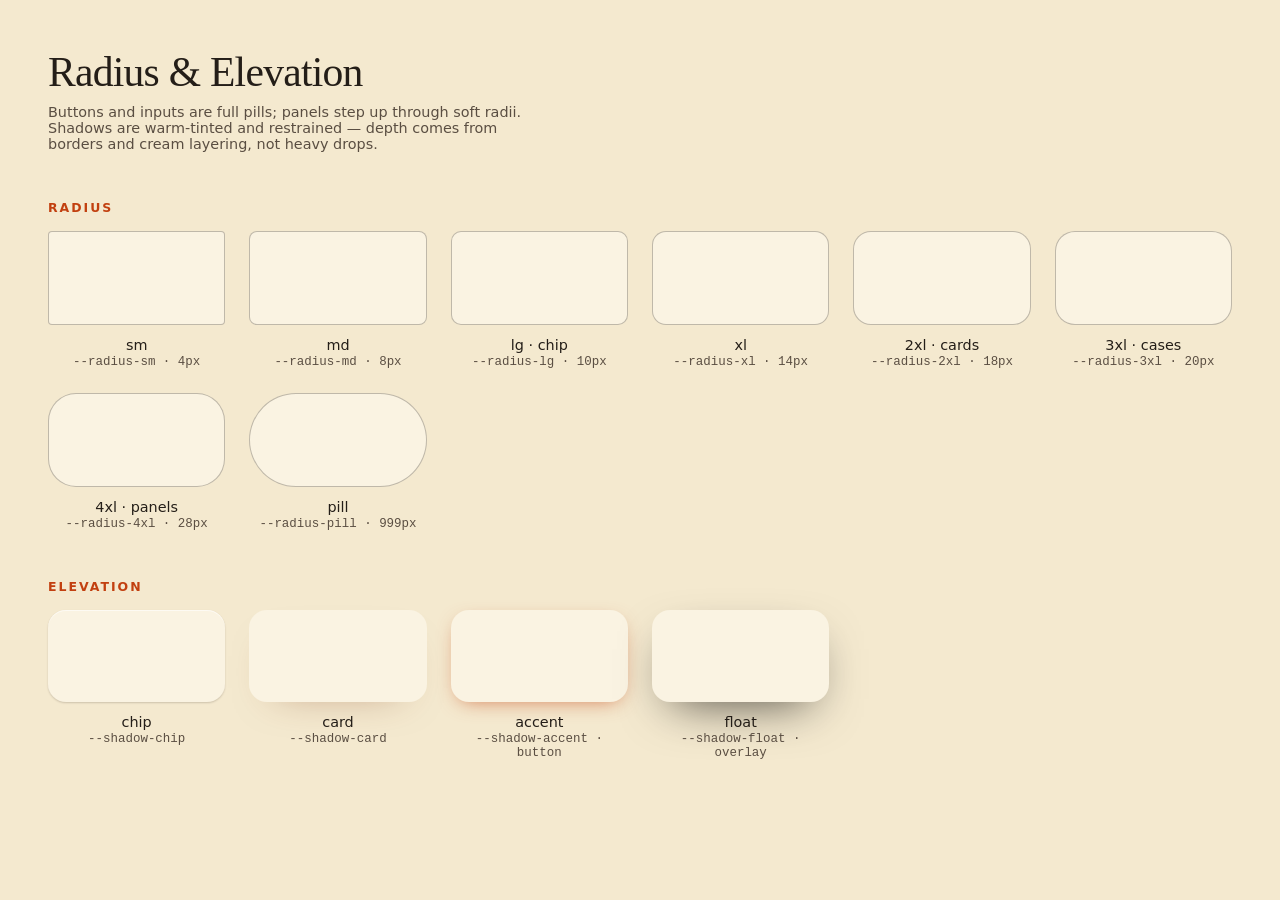
<file: design-system/foundations/radius-elevation.html>
<!-- @dsCard group="Foundations" name="Radius & Elevation" subtitle="Pill buttons, card radii, warm shadows" -->
<!DOCTYPE html>
<html lang="en">
<head>
<meta charset="UTF-8">
<meta name="viewport" content="width=device-width, initial-scale=1.0">
<title>Radius & Elevation — Malinche</title>
<link rel="stylesheet" href="../tokens.css">
<style>
  body { font-family: var(--font-sans); background: var(--surface-base); color: var(--content-primary); margin: 0; padding: var(--space-12); -webkit-font-smoothing: antialiased; }
  h1 { font-family: var(--font-serif); font-weight: 500; font-size: 2.6rem; margin: 0 0 var(--space-2); letter-spacing: var(--tracking-tight); }
  .lead { color: var(--content-secondary); font-size: var(--text-sm); margin: 0 0 var(--space-12); max-width: 52ch; }
  h2 { font-size: var(--text-xs); font-weight: 600; text-transform: uppercase; letter-spacing: var(--tracking-eyebrow); color: var(--content-accent); margin: var(--space-12) 0 var(--space-4); }
  .grid { display: grid; grid-template-columns: repeat(auto-fill, minmax(150px, 1fr)); gap: var(--space-6); }
  .item { text-align: center; }
  .tile { height: 92px; background: var(--surface-elevated); border: 1px solid var(--border-strong); margin-bottom: var(--space-3); }
  .name { font-size: var(--text-sm); font-weight: 500; }
  .val { font-size: var(--text-xs); color: var(--content-secondary); font-family: var(--font-mono); margin-top: 2px; }
  .stile { height: 92px; background: var(--surface-elevated); border-radius: var(--radius-2xl); margin-bottom: var(--space-3); }
</style>
</head>
<body>
  <h1>Radius &amp; Elevation</h1>
  <p class="lead">Buttons and inputs are full pills; panels step up through soft radii. Shadows are warm-tinted and restrained — depth comes from borders and cream layering, not heavy drops.</p>

  <h2>Radius</h2>
  <div class="grid">
    <div class="item"><div class="tile" style="border-radius:var(--radius-sm)"></div><div class="name">sm</div><div class="val">--radius-sm · 4px</div></div>
    <div class="item"><div class="tile" style="border-radius:var(--radius-md)"></div><div class="name">md</div><div class="val">--radius-md · 8px</div></div>
    <div class="item"><div class="tile" style="border-radius:var(--radius-lg)"></div><div class="name">lg · chip</div><div class="val">--radius-lg · 10px</div></div>
    <div class="item"><div class="tile" style="border-radius:var(--radius-xl)"></div><div class="name">xl</div><div class="val">--radius-xl · 14px</div></div>
    <div class="item"><div class="tile" style="border-radius:var(--radius-2xl)"></div><div class="name">2xl · cards</div><div class="val">--radius-2xl · 18px</div></div>
    <div class="item"><div class="tile" style="border-radius:var(--radius-3xl)"></div><div class="name">3xl · cases</div><div class="val">--radius-3xl · 20px</div></div>
    <div class="item"><div class="tile" style="border-radius:var(--radius-4xl)"></div><div class="name">4xl · panels</div><div class="val">--radius-4xl · 28px</div></div>
    <div class="item"><div class="tile" style="border-radius:var(--radius-pill)"></div><div class="name">pill</div><div class="val">--radius-pill · 999px</div></div>
  </div>

  <h2>Elevation</h2>
  <div class="grid">
    <div class="item"><div class="stile" style="box-shadow:var(--shadow-chip)"></div><div class="name">chip</div><div class="val">--shadow-chip</div></div>
    <div class="item"><div class="stile" style="box-shadow:var(--shadow-card)"></div><div class="name">card</div><div class="val">--shadow-card</div></div>
    <div class="item"><div class="stile" style="box-shadow:var(--shadow-accent)"></div><div class="name">accent</div><div class="val">--shadow-accent · button</div></div>
    <div class="item"><div class="stile" style="box-shadow:var(--shadow-float)"></div><div class="name">float</div><div class="val">--shadow-float · overlay</div></div>
  </div>
</body>
</html>
</file>
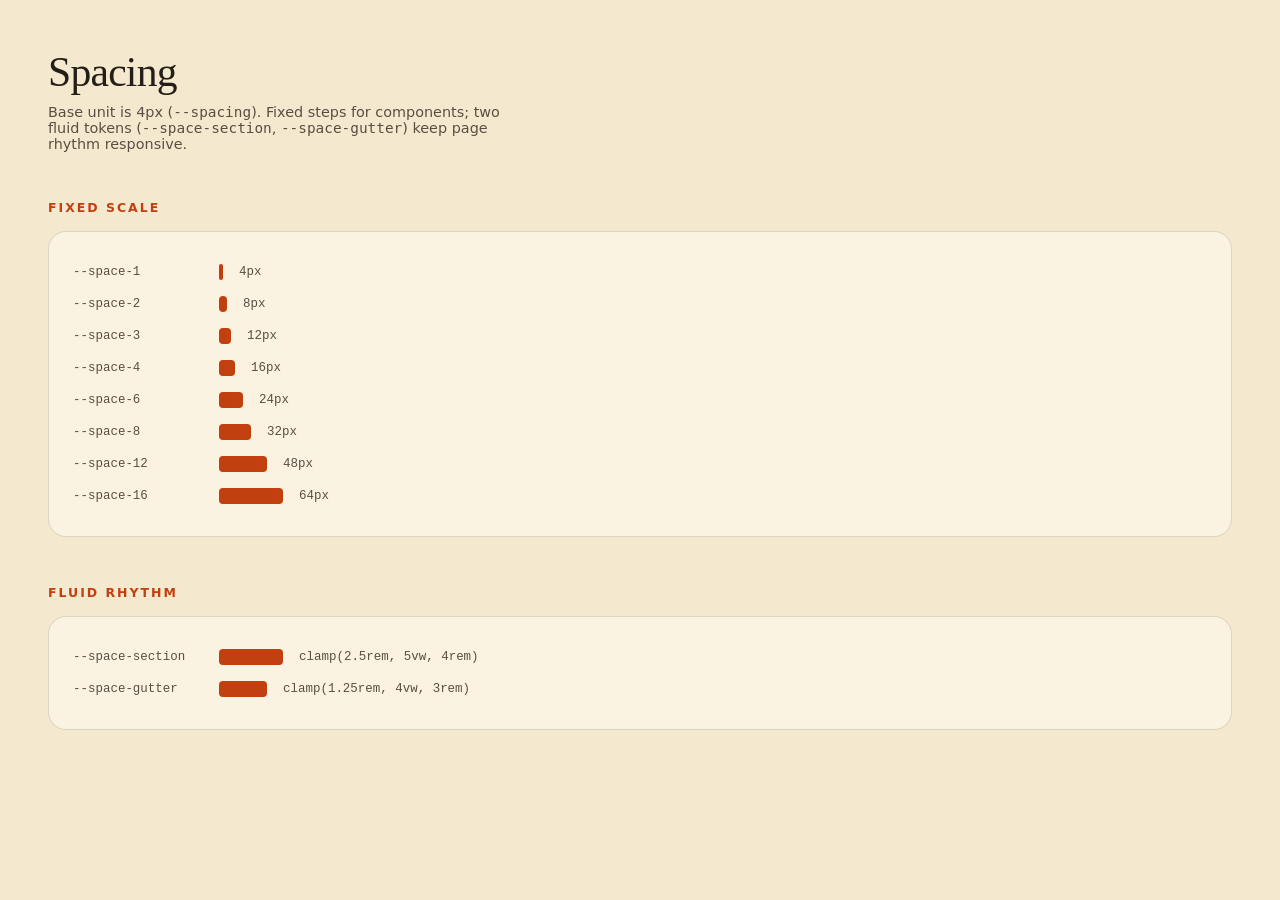
<file: design-system/foundations/spacing.html>
<!-- @dsCard group="Spacing" name="Spacing scale" subtitle="4px base + fluid section rhythm" -->
<!DOCTYPE html>
<html lang="en">
<head>
<meta charset="UTF-8">
<meta name="viewport" content="width=device-width, initial-scale=1.0">
<title>Spacing — Malinche</title>
<link rel="stylesheet" href="../tokens.css">
<style>
  body { font-family: var(--font-sans); background: var(--surface-base); color: var(--content-primary); margin: 0; padding: var(--space-12); -webkit-font-smoothing: antialiased; }
  h1 { font-family: var(--font-serif); font-weight: 500; font-size: 2.6rem; margin: 0 0 var(--space-2); letter-spacing: var(--tracking-tight); }
  .lead { color: var(--content-secondary); font-size: var(--text-sm); margin: 0 0 var(--space-8); max-width: 52ch; }
  h2 { font-size: var(--text-xs); font-weight: 600; text-transform: uppercase; letter-spacing: var(--tracking-eyebrow); color: var(--content-accent); margin: var(--space-12) 0 var(--space-4); }
  .card { background: var(--surface-elevated); border: 1px solid var(--border-base); border-radius: var(--radius-2xl); padding: var(--space-6); }
  .row { display: flex; align-items: center; gap: var(--space-4); padding: var(--space-2) 0; }
  .tag { flex: 0 0 130px; font-family: var(--font-mono); font-size: var(--text-xs); color: var(--content-secondary); }
  .bar { height: 16px; background: var(--terracotta); border-radius: var(--radius-sm); }
  .px { font-size: var(--text-xs); color: var(--content-secondary); font-family: var(--font-mono); }
</style>
</head>
<body>
  <h1>Spacing</h1>
  <p class="lead">Base unit is 4px (<code>--spacing</code>). Fixed steps for components; two fluid tokens (<code>--space-section</code>, <code>--space-gutter</code>) keep page rhythm responsive.</p>

  <h2>Fixed scale</h2>
  <div class="card">
    <div class="row"><span class="tag">--space-1</span><div class="bar" style="width:0.25rem"></div><span class="px">4px</span></div>
    <div class="row"><span class="tag">--space-2</span><div class="bar" style="width:0.5rem"></div><span class="px">8px</span></div>
    <div class="row"><span class="tag">--space-3</span><div class="bar" style="width:0.75rem"></div><span class="px">12px</span></div>
    <div class="row"><span class="tag">--space-4</span><div class="bar" style="width:1rem"></div><span class="px">16px</span></div>
    <div class="row"><span class="tag">--space-6</span><div class="bar" style="width:1.5rem"></div><span class="px">24px</span></div>
    <div class="row"><span class="tag">--space-8</span><div class="bar" style="width:2rem"></div><span class="px">32px</span></div>
    <div class="row"><span class="tag">--space-12</span><div class="bar" style="width:3rem"></div><span class="px">48px</span></div>
    <div class="row"><span class="tag">--space-16</span><div class="bar" style="width:4rem"></div><span class="px">64px</span></div>
  </div>

  <h2>Fluid rhythm</h2>
  <div class="card">
    <div class="row"><span class="tag">--space-section</span><div class="bar" style="width:var(--space-section)"></div><span class="px">clamp(2.5rem, 5vw, 4rem)</span></div>
    <div class="row"><span class="tag">--space-gutter</span><div class="bar" style="width:var(--space-gutter)"></div><span class="px">clamp(1.25rem, 4vw, 3rem)</span></div>
  </div>
</body>
</html>
</file>
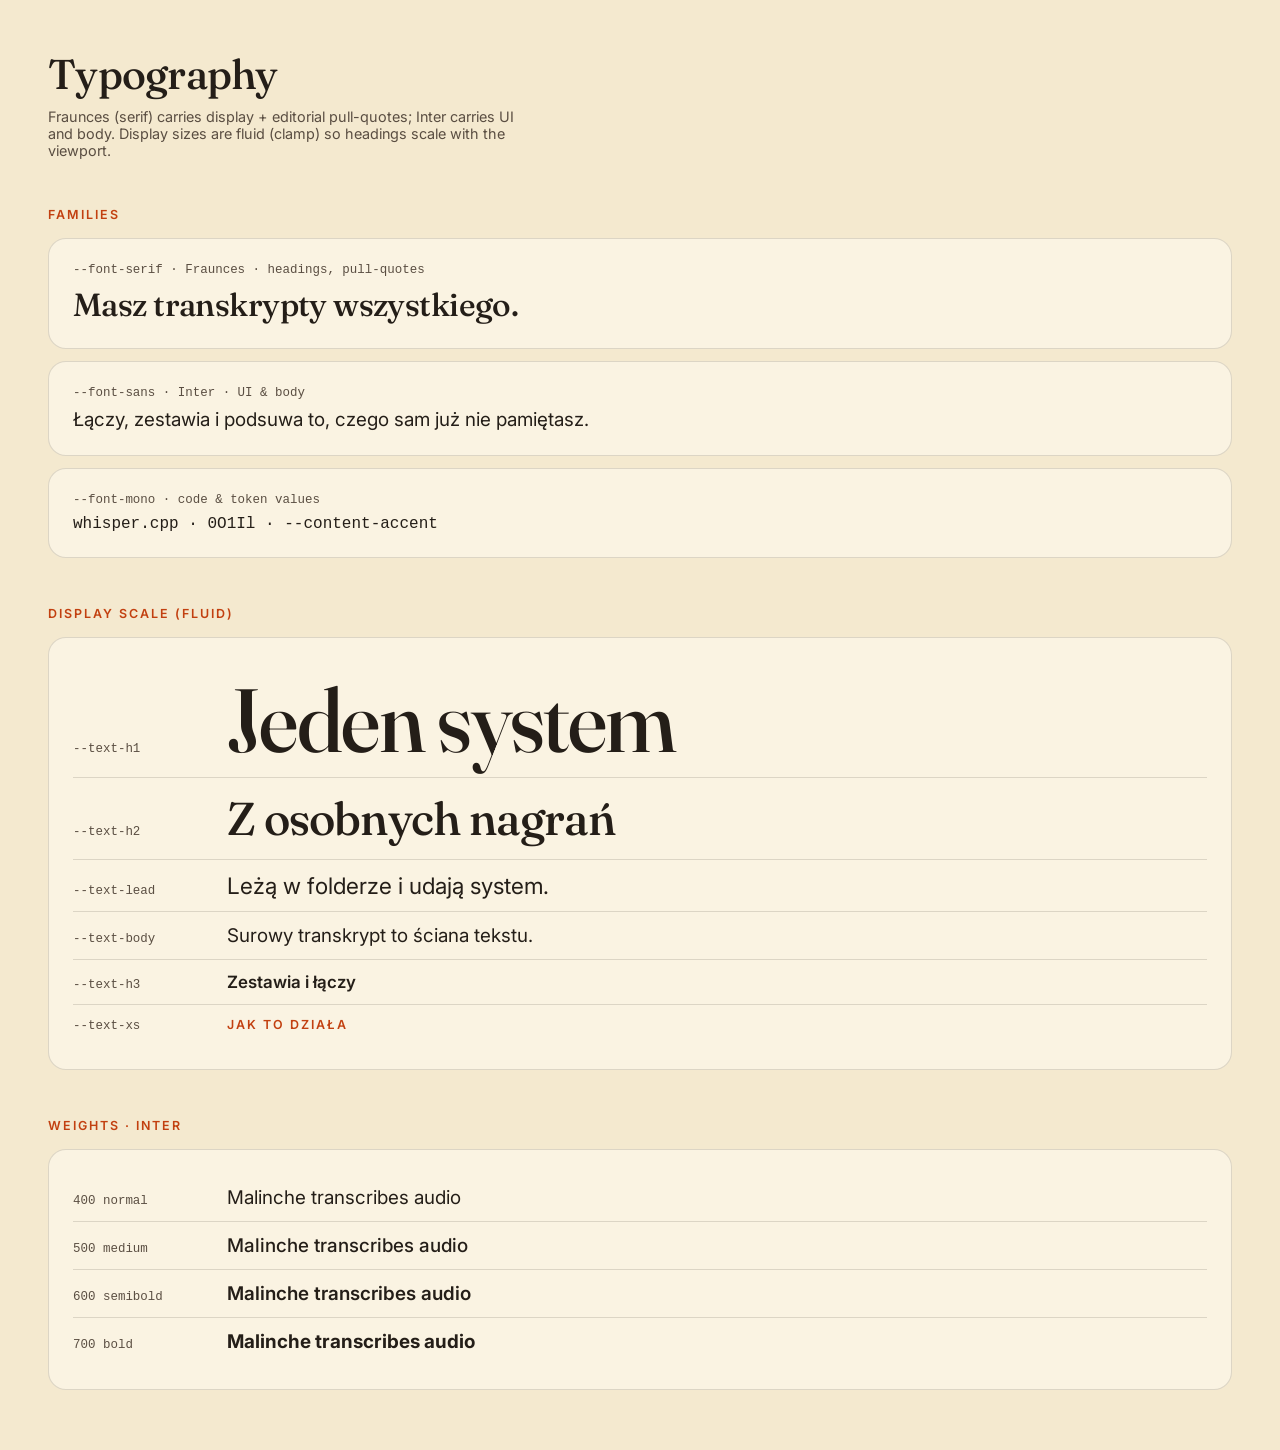
<file: design-system/foundations/typography.html>
<!-- @dsCard group="Type" name="Typography" subtitle="Fraunces display + Inter UI, fluid clamp scale" -->
<!DOCTYPE html>
<html lang="en">
<head>
<meta charset="UTF-8">
<meta name="viewport" content="width=device-width, initial-scale=1.0">
<title>Typography — Malinche</title>
<link rel="preconnect" href="https://fonts.googleapis.com">
<link rel="preconnect" href="https://fonts.gstatic.com" crossorigin>
<link href="https://fonts.googleapis.com/css2?family=Fraunces:opsz,wght@9..144,400;9..144,500;9..144,600;9..144,700&family=Inter:wght@400;500;600;700&display=swap" rel="stylesheet">
<link rel="stylesheet" href="../tokens.css">
<style>
  body { font-family: var(--font-sans); background: var(--surface-base); color: var(--content-primary); margin: 0; padding: var(--space-12); -webkit-font-smoothing: antialiased; }
  h1 { font-family: var(--font-serif); font-weight: 500; font-size: 2.6rem; margin: 0 0 var(--space-2); letter-spacing: var(--tracking-tight); }
  .lead { color: var(--content-secondary); font-size: var(--text-sm); margin: 0 0 var(--space-8); max-width: 52ch; }
  h2 { font-size: var(--text-xs); font-weight: 600; text-transform: uppercase; letter-spacing: var(--tracking-eyebrow); color: var(--content-accent); margin: var(--space-12) 0 var(--space-4); }
  .card { background: var(--surface-elevated); border: 1px solid var(--border-base); border-radius: var(--radius-2xl); padding: var(--space-6); margin-bottom: var(--space-3); }
  .label { font-size: var(--text-xs); font-family: var(--font-mono); color: var(--content-secondary); margin-bottom: var(--space-2); }
  .row { display: flex; align-items: baseline; gap: var(--space-6); padding: var(--space-3) 0; border-bottom: 1px solid var(--border-base); }
  .row:last-child { border-bottom: 0; }
  .tag { flex: 0 0 130px; font-family: var(--font-mono); font-size: var(--text-xs); color: var(--content-secondary); }
  .serif { font-family: var(--font-serif); }
</style>
</head>
<body>
  <h1>Typography</h1>
  <p class="lead">Fraunces (serif) carries display + editorial pull-quotes; Inter carries UI and body. Display sizes are fluid (clamp) so headings scale with the viewport.</p>

  <h2>Families</h2>
  <div class="card">
    <div class="label">--font-serif · Fraunces · headings, pull-quotes</div>
    <div class="serif" style="font-size:2rem; font-weight:500; letter-spacing:var(--tracking-tight)">Masz transkrypty wszystkiego.</div>
  </div>
  <div class="card">
    <div class="label">--font-sans · Inter · UI &amp; body</div>
    <div style="font-size:var(--text-lg)">Łączy, zestawia i podsuwa to, czego sam już nie pamiętasz.</div>
  </div>
  <div class="card">
    <div class="label">--font-mono · code &amp; token values</div>
    <div style="font-family:var(--font-mono); font-size:var(--text-base)">whisper.cpp · 0O1Il · --content-accent</div>
  </div>

  <h2>Display scale (fluid)</h2>
  <div class="card">
    <div class="row"><span class="tag">--text-h1</span><span class="serif" style="font-size:var(--text-h1); font-weight:500; line-height:var(--leading-tight); letter-spacing:var(--tracking-tight)">Jeden system</span></div>
    <div class="row"><span class="tag">--text-h2</span><span class="serif" style="font-size:var(--text-h2); font-weight:500; letter-spacing:-0.02em">Z osobnych nagrań</span></div>
    <div class="row"><span class="tag">--text-lead</span><span style="font-size:var(--text-lead)">Leżą w folderze i udają system.</span></div>
    <div class="row"><span class="tag">--text-body</span><span style="font-size:var(--text-body)">Surowy transkrypt to ściana tekstu.</span></div>
    <div class="row"><span class="tag">--text-h3</span><span style="font-size:var(--text-h3); font-weight:600">Zestawia i łączy</span></div>
    <div class="row"><span class="tag">--text-xs</span><span style="font-size:var(--text-xs); font-weight:600; text-transform:uppercase; letter-spacing:var(--tracking-eyebrow); color:var(--content-accent)">Jak to działa</span></div>
  </div>

  <h2>Weights · Inter</h2>
  <div class="card">
    <div class="row"><span class="tag">400 normal</span><span style="font-size:var(--text-lg); font-weight:400">Malinche transcribes audio</span></div>
    <div class="row"><span class="tag">500 medium</span><span style="font-size:var(--text-lg); font-weight:500">Malinche transcribes audio</span></div>
    <div class="row"><span class="tag">600 semibold</span><span style="font-size:var(--text-lg); font-weight:600">Malinche transcribes audio</span></div>
    <div class="row"><span class="tag">700 bold</span><span style="font-size:var(--text-lg); font-weight:700">Malinche transcribes audio</span></div>
  </div>
</body>
</html>
</file>
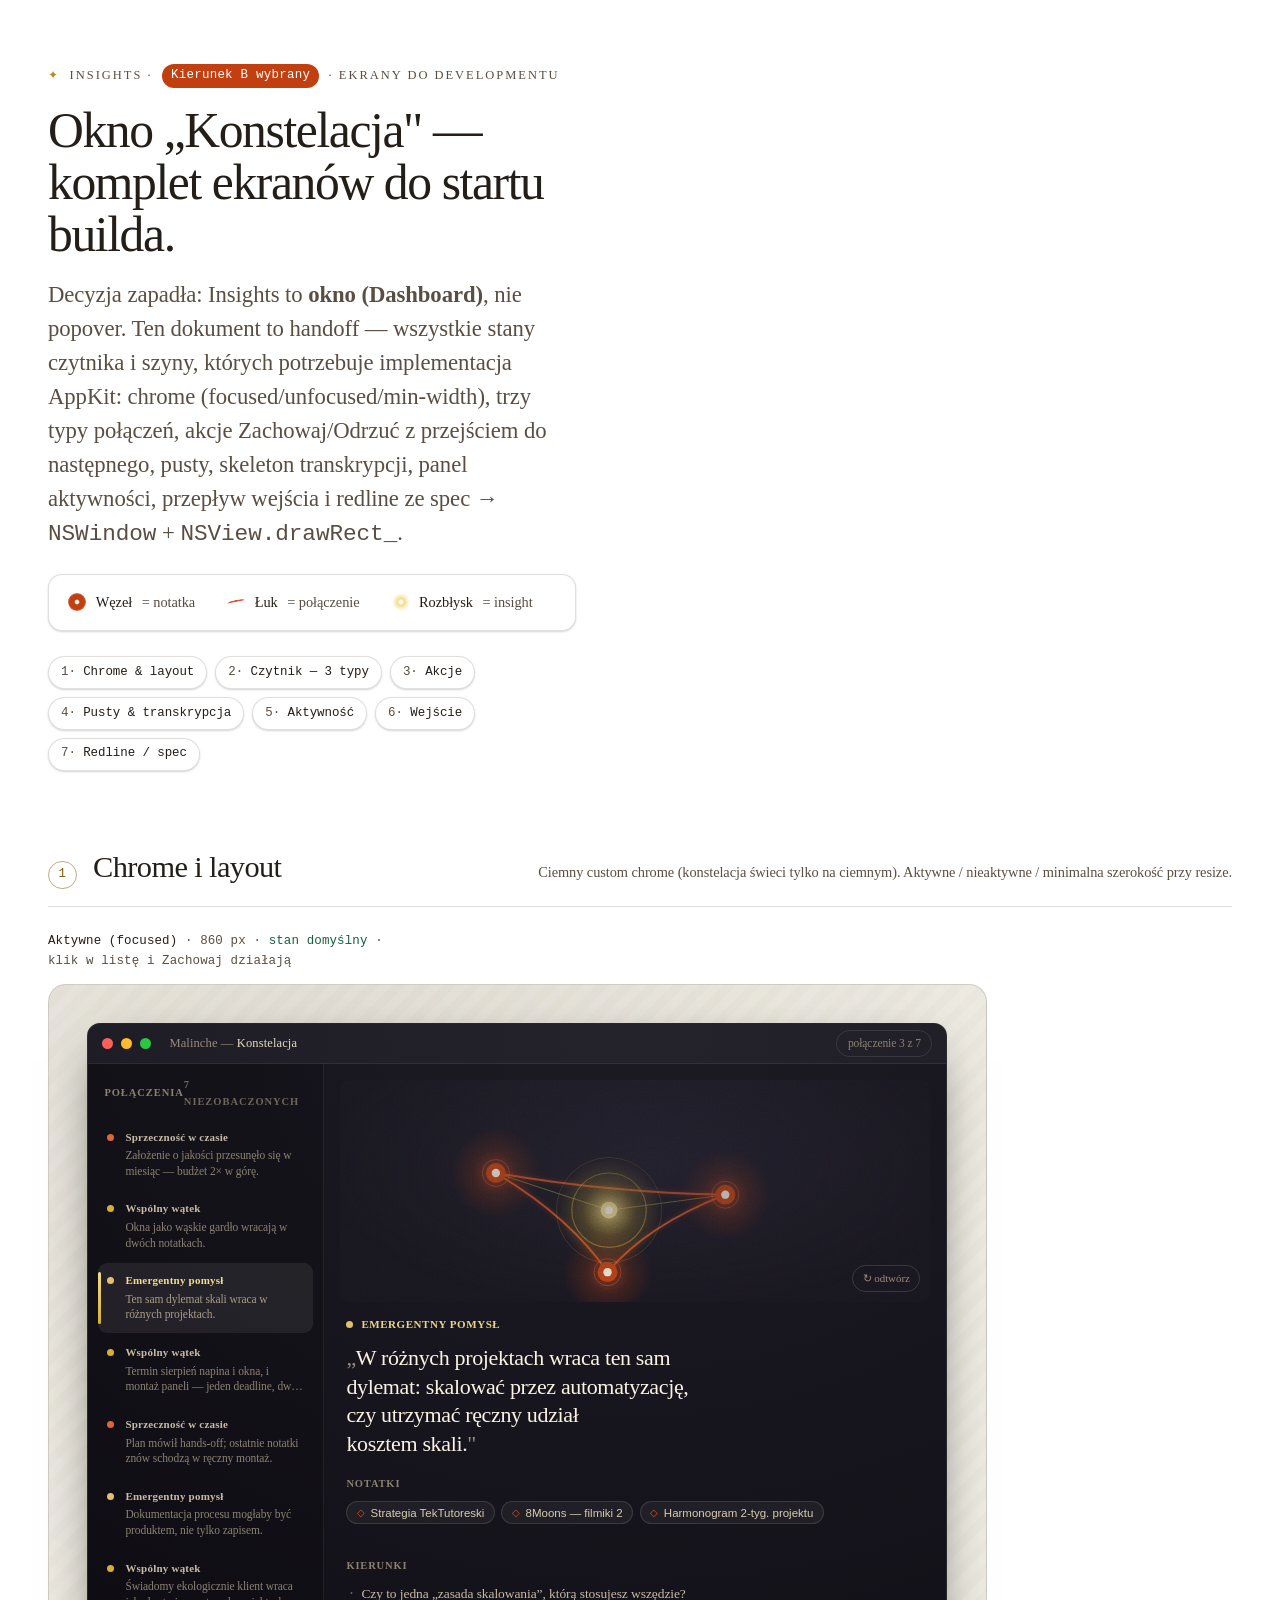
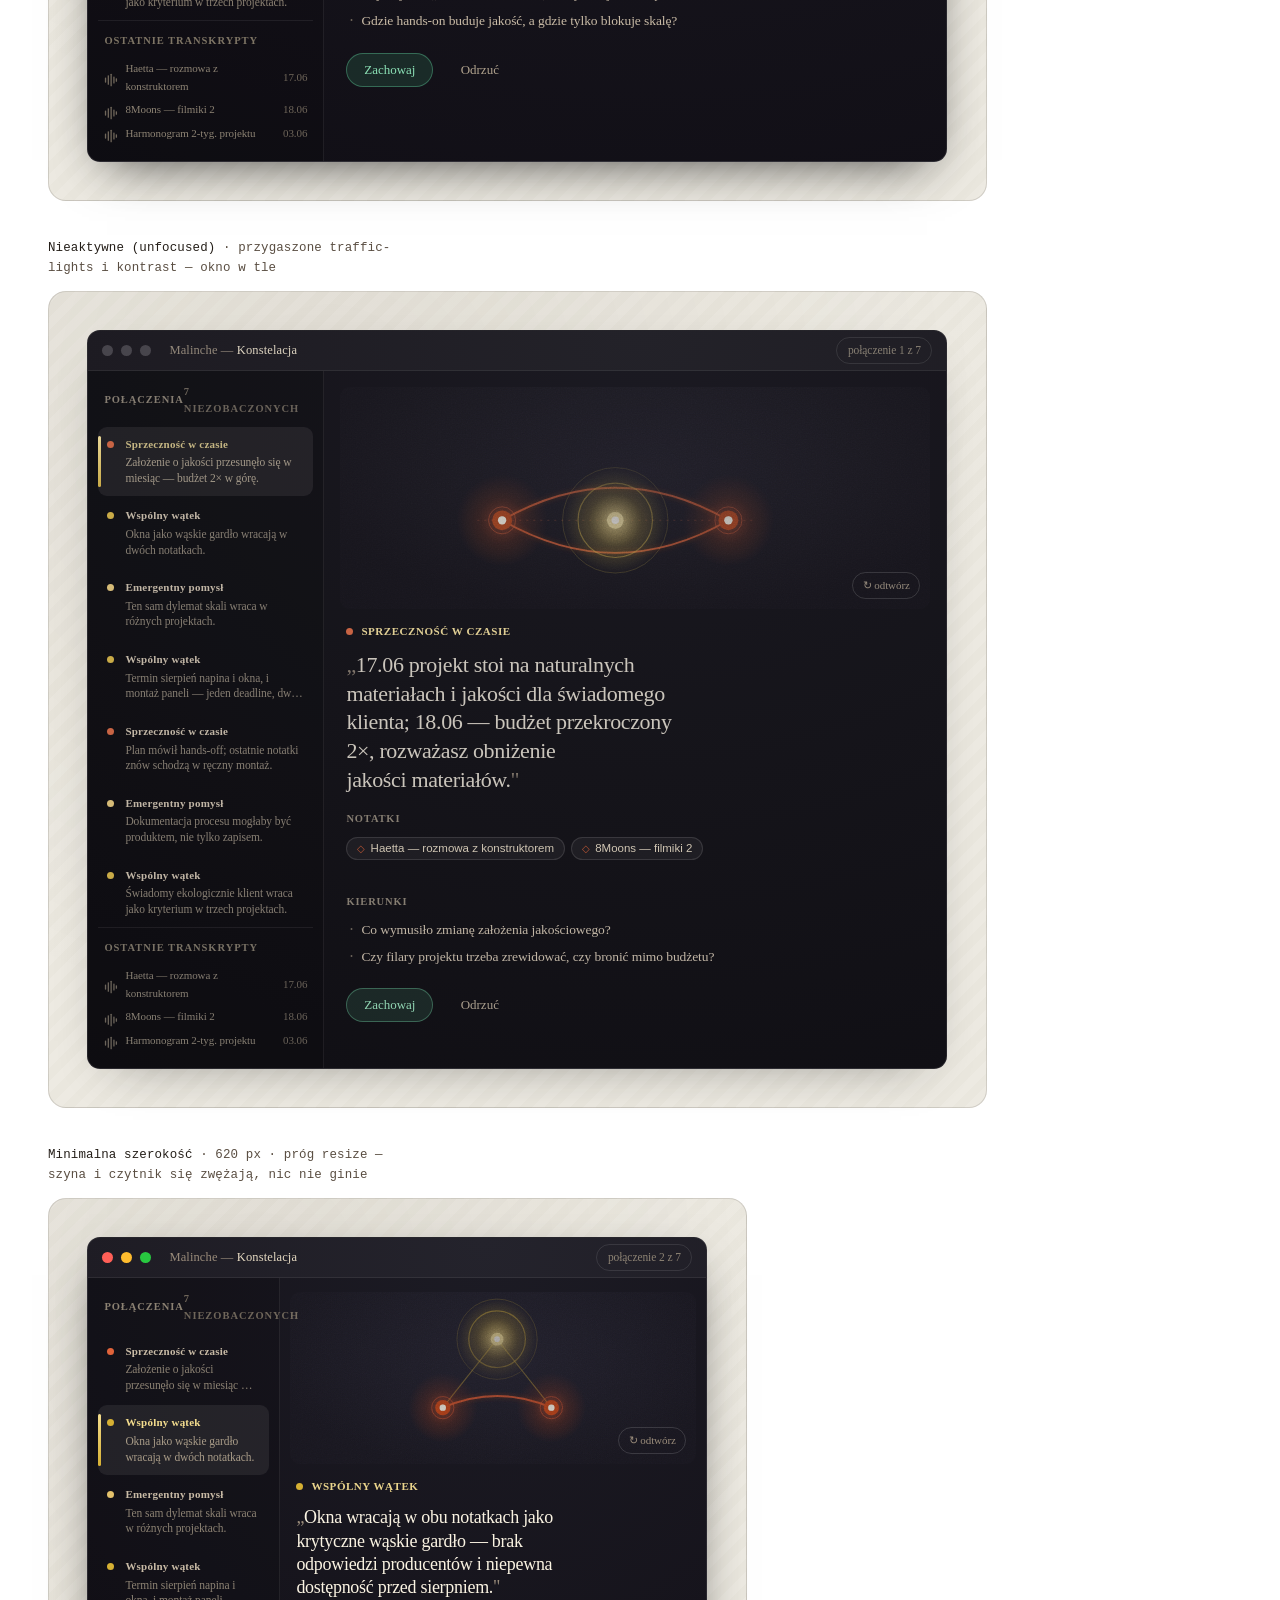
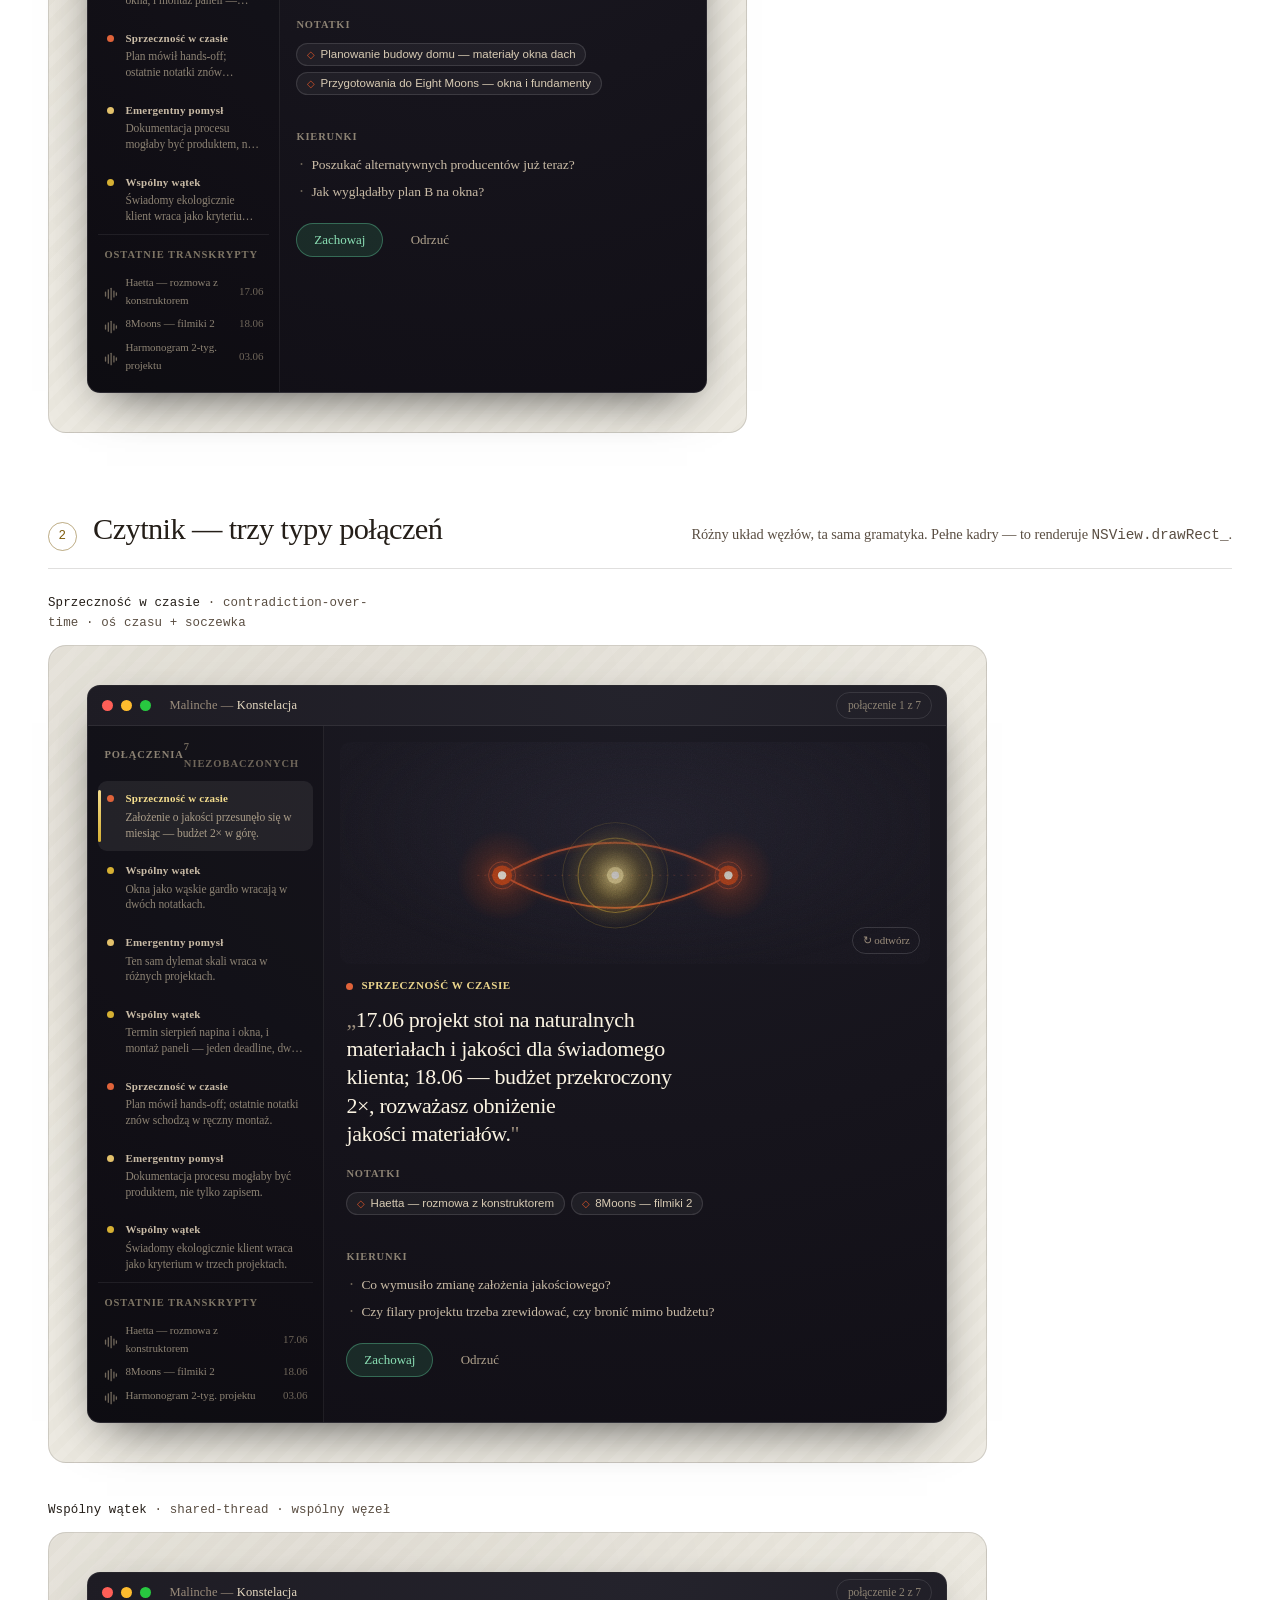
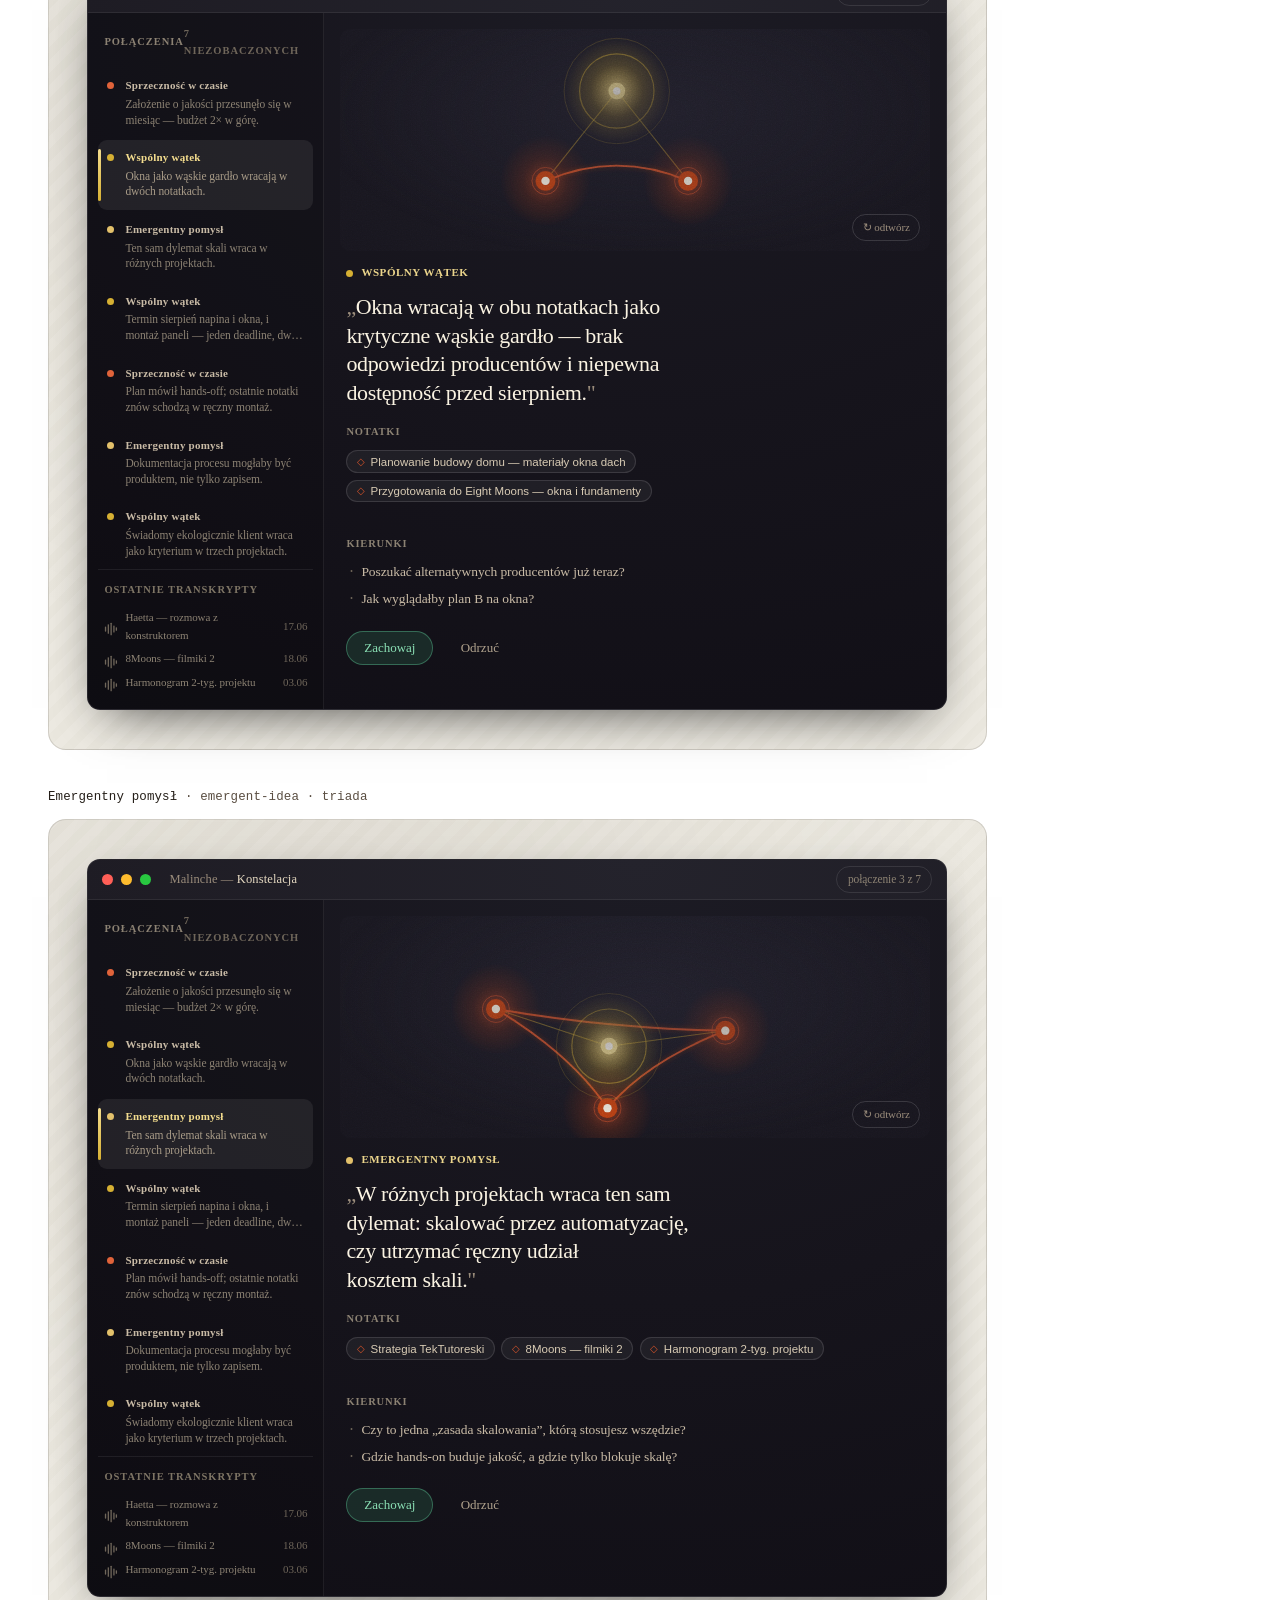
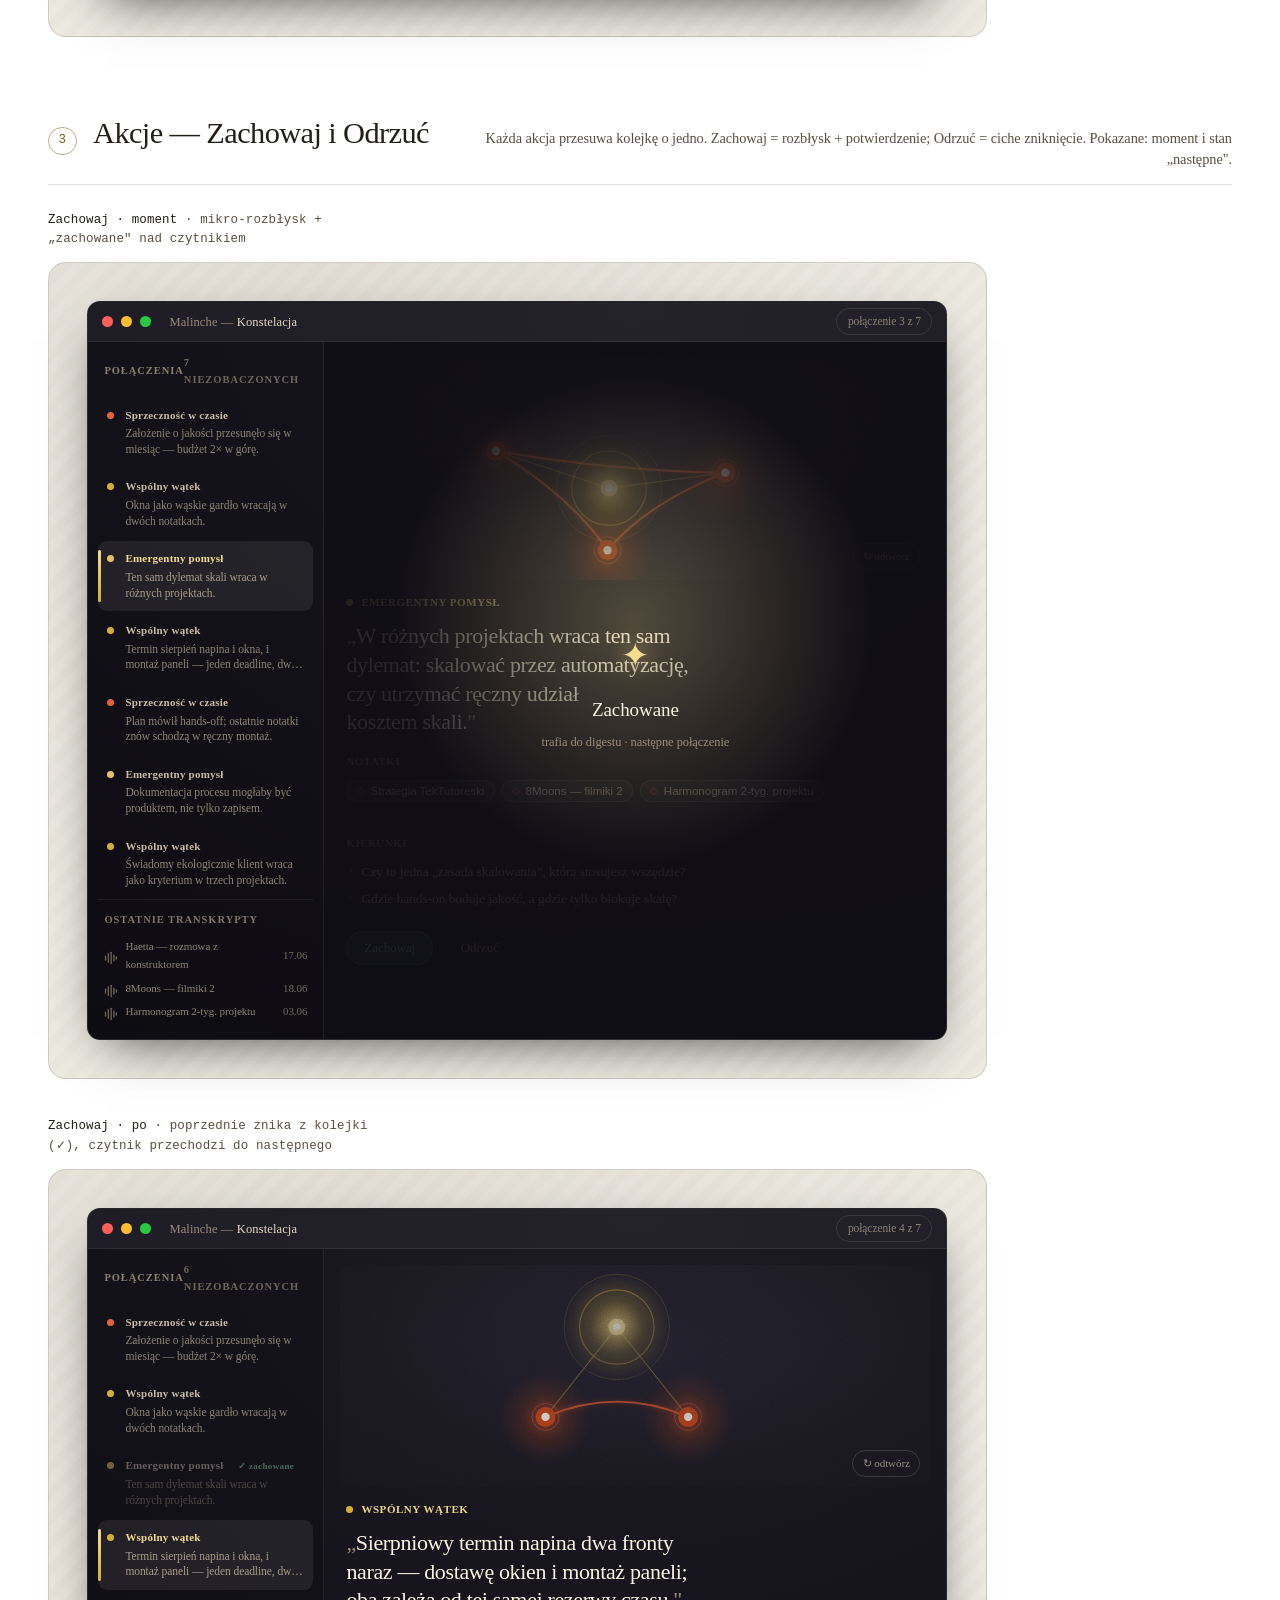
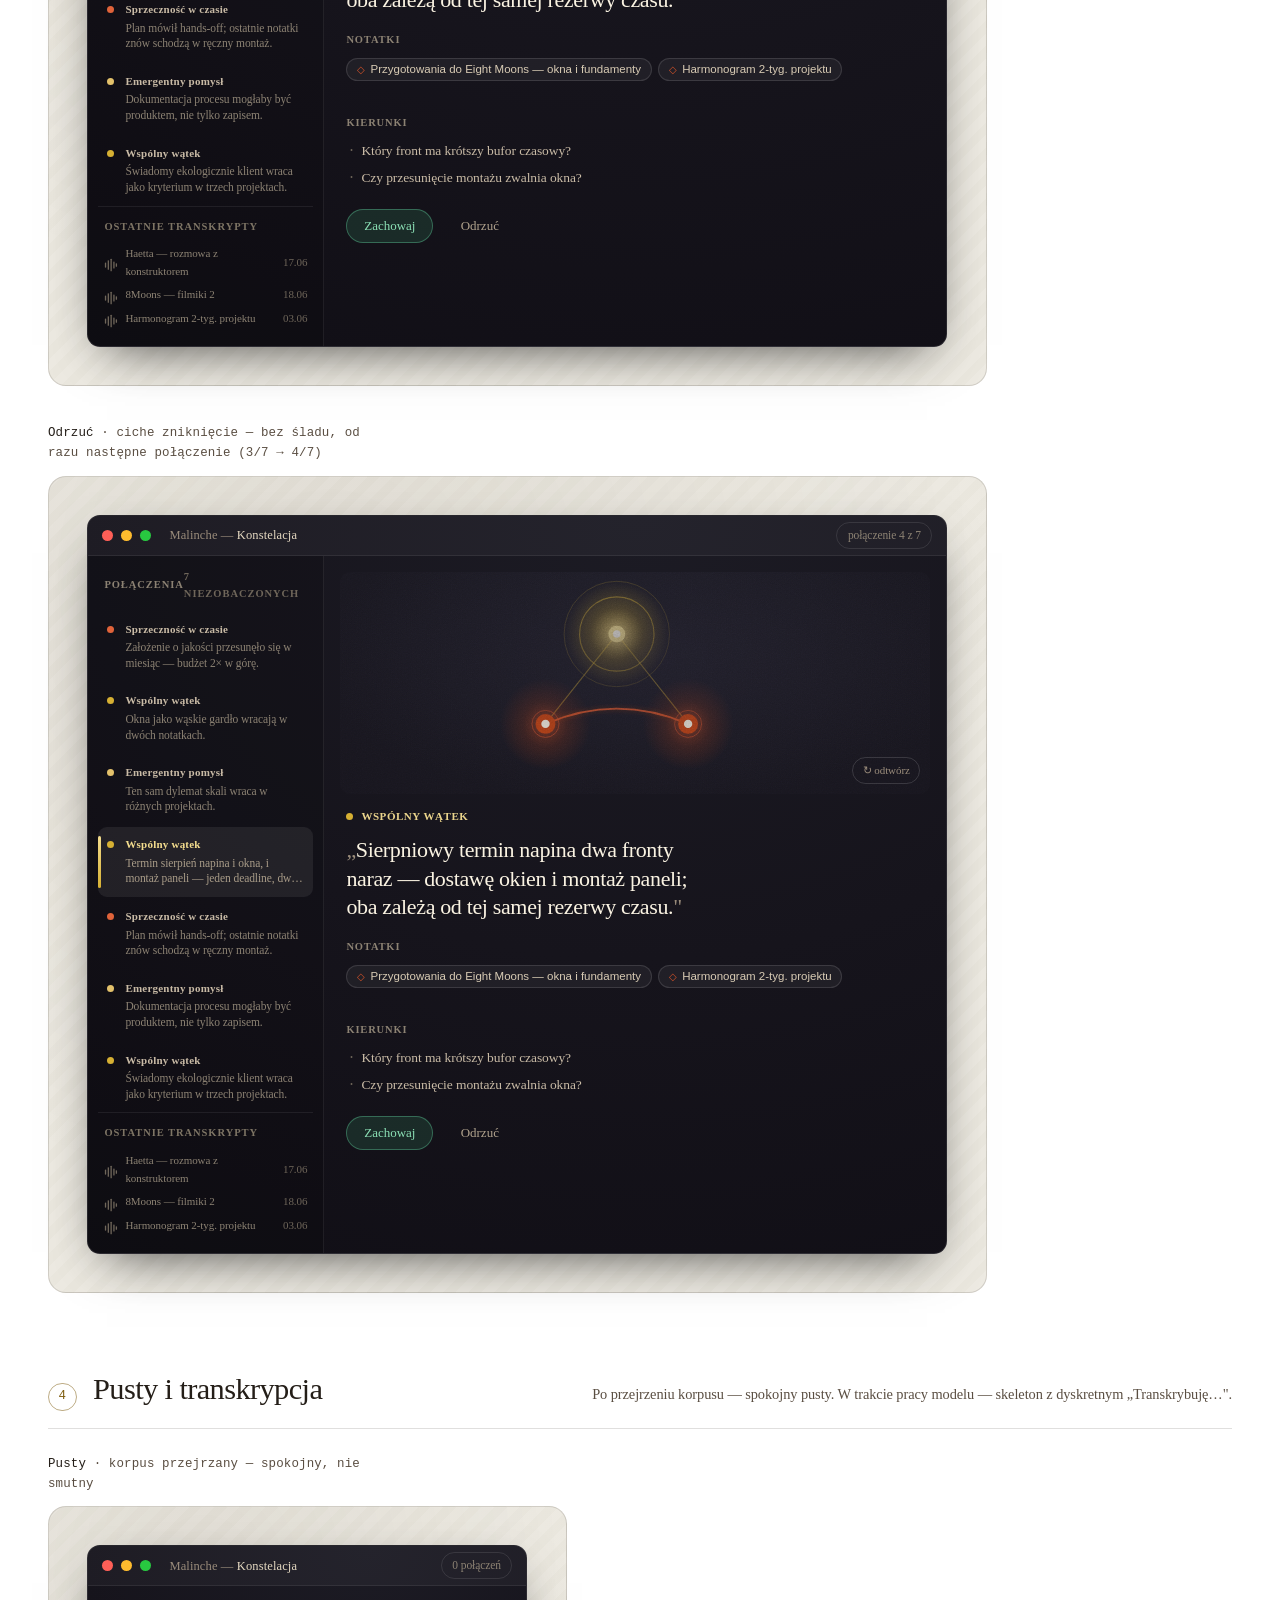
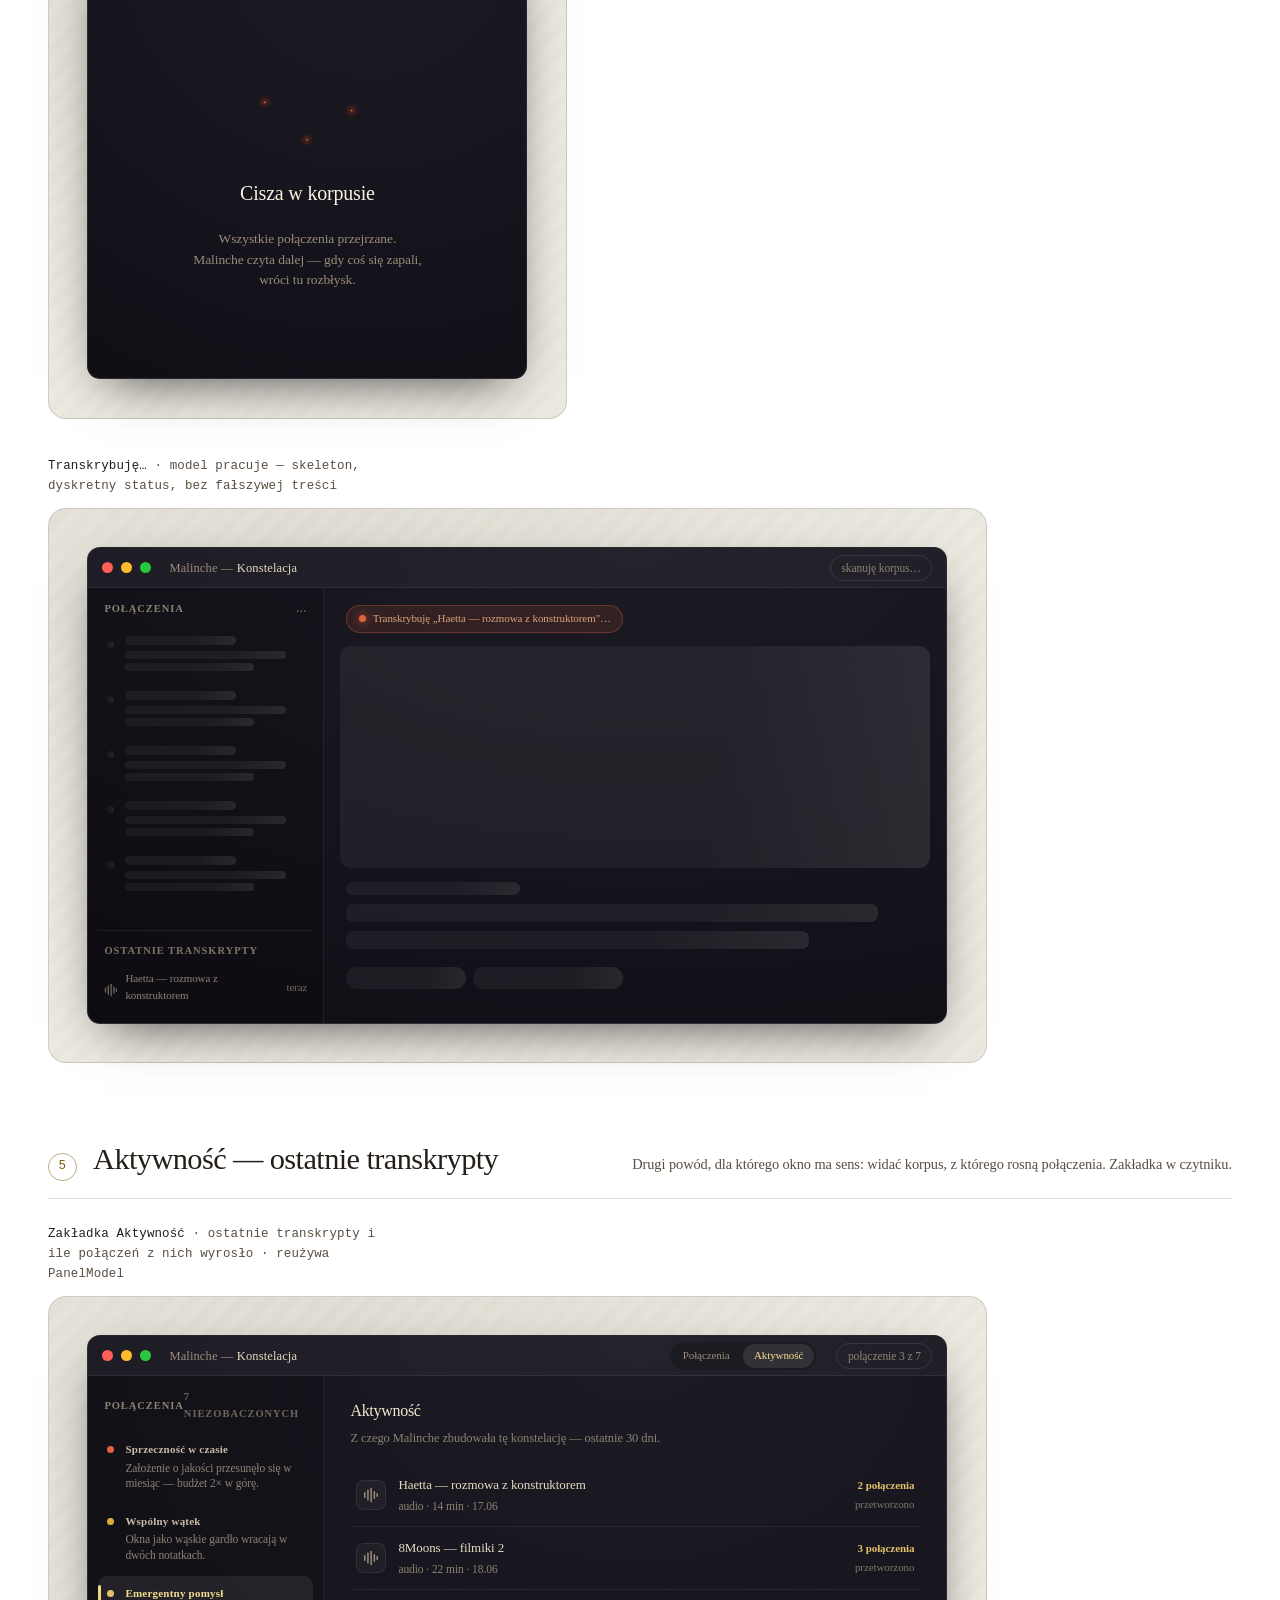
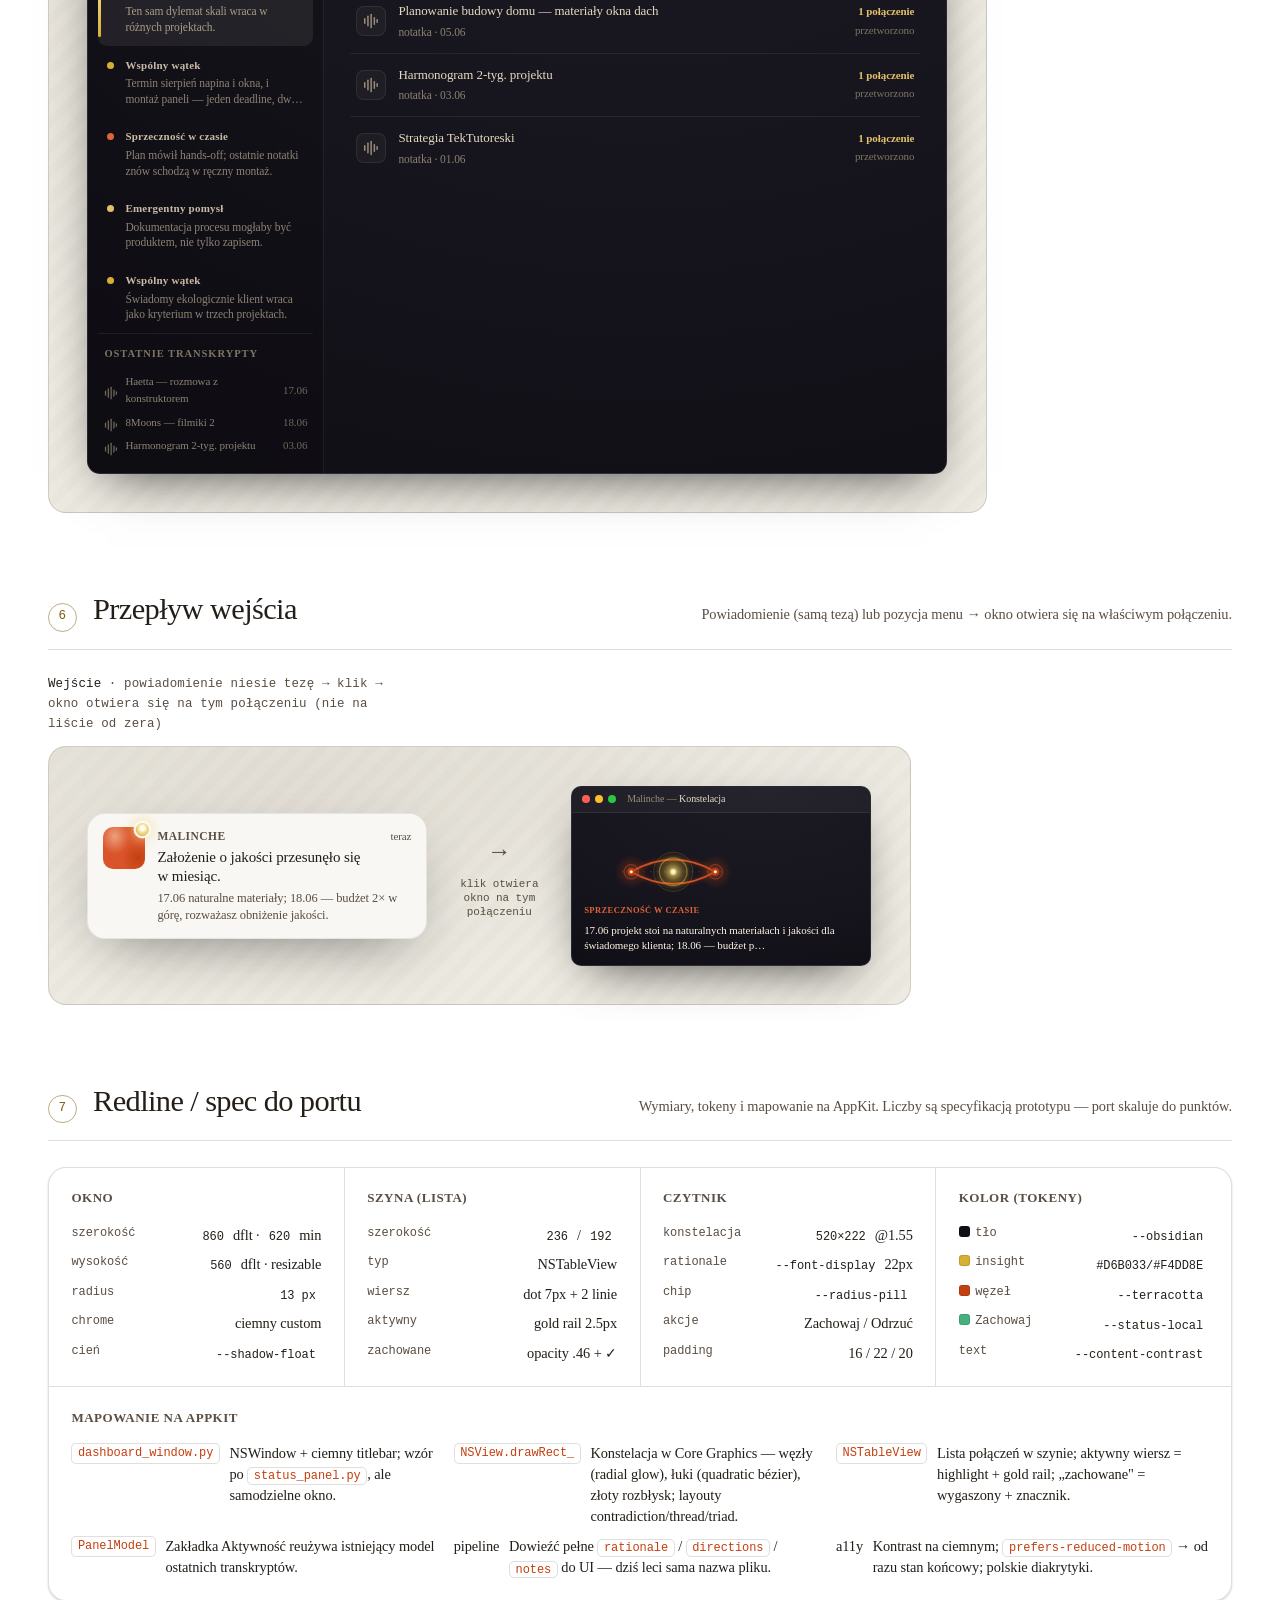
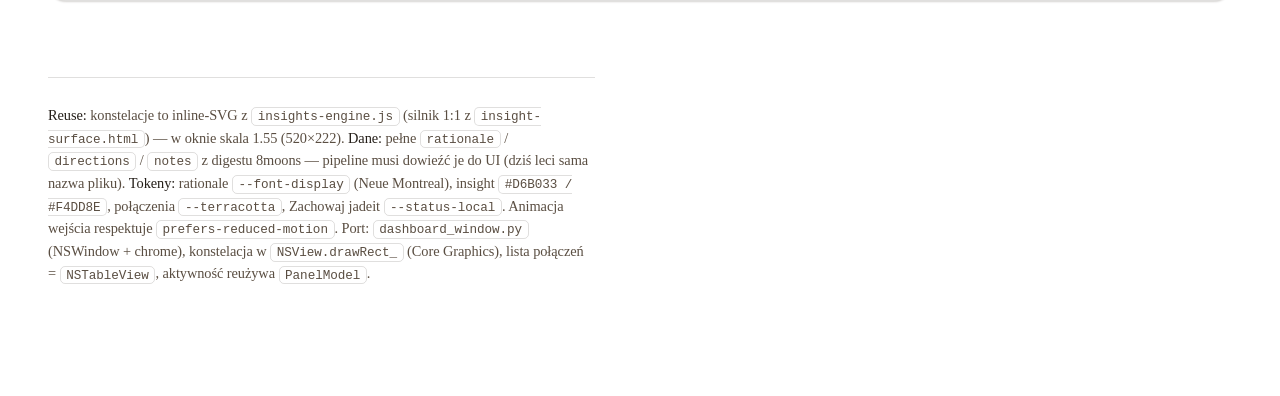
<file: design-system/pages/dashboard-screens.html>
<!-- @dsCard group="Pages" name="Insights Dashboard — ekrany do dev" subtitle="Kierunek B wybrany. Pełny zestaw ekranów okna Konstelacja do startu developmentu: chrome (focused/unfocused/min-width), czytnik 3 typy, akcje Zachowaj/Odrzuć z następnym, pusty + skeleton transkrypcji, panel aktywności, przepływ wejścia, redline/spec → NSWindow + NSView.drawRect_. Importuje tokens.css, silnik konstelacji reużyty 1:1." viewport="1340x6200" -->
<!DOCTYPE html>
<html lang="pl">
<head>
<meta charset="UTF-8">
<meta name="viewport" content="width=device-width, initial-scale=1.0">
<title>Malinche — Dashboard: ekrany do developmentu</title>
<link rel="stylesheet" href="../tokens.css">
<style>
  *{box-sizing:border-box}
  html,body{margin:0}
  body{font-family:var(--font-body);background:var(--panel);color:var(--ink);
    -webkit-font-smoothing:antialiased;line-height:var(--leading-normal);letter-spacing:-0.005em}
  .page{max-width:1300px;margin-inline:auto;padding:clamp(2rem,5vw,4.5rem) clamp(1.25rem,5vw,3rem) 6rem}
  h1,h2,h3,h4,h5,h6{font-family:var(--font-display);font-weight:500;margin:0;letter-spacing:var(--tracking-tight)}

  .doc-head{max-width:66ch;margin-bottom:clamp(2rem,4vw,3rem)}
  .doc-eyebrow{font-size:var(--text-xs);font-weight:500;letter-spacing:var(--tracking-eyebrow);
    text-transform:uppercase;color:var(--ink-soft);display:flex;align-items:center;gap:.6rem;margin-bottom:1.1rem}
  .doc-eyebrow .spark{color:#B98A1E}
  .doc-eyebrow .won{font-family:var(--font-mono);color:#fff;background:var(--terracotta);
    border-radius:var(--radius-pill);padding:.12rem .55rem;letter-spacing:.02em;text-transform:none}
  .doc-head h1{font-size:clamp(2rem,1.2rem + 2.6vw,3.1rem);line-height:1.04;letter-spacing:-.028em;max-width:20ch}
  .doc-head p{font-size:var(--text-lead);color:var(--ink-soft);margin:1.1rem 0 0;line-height:1.5}

  /* dev contents nav */
  .toc{display:flex;flex-wrap:wrap;gap:.5rem;margin-top:1.6rem}
  .toc a{font-family:var(--font-mono);font-size:var(--text-xs);color:var(--ink);text-decoration:none;
    background:#fff;border:1px solid var(--border-base);border-radius:var(--radius-pill);padding:.34rem .75rem;
    transition:border-color .15s,color .15s;box-shadow:var(--shadow-chip)}
  .toc a:hover{border-color:var(--terracotta);color:var(--terracotta)}
  .toc a b{font-weight:500;color:var(--ink-soft)}

  .sec{margin-top:clamp(3rem,6vw,4.5rem);scroll-margin-top:1.5rem}
  .sec-bar{display:flex;align-items:baseline;gap:1rem;flex-wrap:wrap;margin-bottom:1.6rem;
    padding-bottom:.9rem;border-bottom:1px solid var(--border-base)}
  .sec-bar .id{font-family:var(--font-mono);font-size:var(--text-xs);color:#7E5C0E;
    border:1px solid rgba(126,92,14,.5);border-radius:var(--radius-pill);padding:.2rem .6rem;letter-spacing:.03em}
  .sec-bar h2{font-size:clamp(1.35rem,1.1rem + 1vw,1.9rem);letter-spacing:-.02em}
  .sec-bar p{flex:1 1 18ch;min-width:14ch;margin:0;font-size:var(--text-sm);color:var(--ink-soft);line-height:1.45;text-align:right}

  .frames{display:flex;flex-wrap:wrap;gap:clamp(1.4rem,3vw,2.4rem);align-items:flex-start}
  .frame{display:flex;flex-direction:column;gap:.7rem}
  .frame .cap{font-family:var(--font-mono);font-size:var(--text-xs);color:var(--ink-soft);letter-spacing:.01em;max-width:46ch}
  .frame .cap b{color:var(--ink);font-weight:500;font-family:var(--font-body)}
  .frame .cap .st{color:#155F3A;font-weight:500}
  .stage{background:
      radial-gradient(120% 130% at 30% 12%, rgba(120,110,98,.10) 0%, transparent 60%),
      repeating-linear-gradient(135deg, #EDEAE2 0 9px, #EAE7DE 9px 18px);
    border:1px solid var(--border-base);border-radius:var(--radius-2xl);padding:clamp(1.4rem,3vw,2.4rem);
    display:flex;align-items:center;justify-content:center}
  .stage.wide{width:100%}

  /* legend */
  .legend{display:flex;gap:clamp(1rem,2.5vw,2rem);flex-wrap:wrap;margin-top:1.4rem;
    padding:1rem 1.2rem;background:#fff;border:1px solid var(--border-base);border-radius:var(--radius-xl);box-shadow:var(--shadow-chip)}
  .legend .li{display:flex;align-items:center;gap:.6rem;font-size:var(--text-sm);color:var(--ink-soft)}
  .legend .li b{color:var(--ink);font-weight:500}
  .legend .swatch{width:18px;height:18px;border-radius:50%;flex:0 0 auto}
  .sw-node{background:radial-gradient(circle at 50% 50%,#FAF3E2 0 14%,#C24010 22% 58%,rgba(194,64,16,0) 100%)}
  .sw-arc{background:none;position:relative}
  .sw-arc::after{content:"";position:absolute;inset:7px 0;border-top:2px solid #D9542A;border-radius:50%;transform:rotate(-12deg)}
  .sw-bloom{background:radial-gradient(circle at 50% 50%,#FFFBF0 0 12%,#F4DD8E 26%,rgba(214,176,51,0) 70%)}

  /* ════════ WINDOW (dark custom chrome) ════════ */
  .win{width:860px;max-width:100%;border-radius:13px;overflow:hidden;box-shadow:var(--shadow-float);
    border:1px solid rgba(255,255,255,.09);
    background:radial-gradient(130% 120% at 64% 0%, #1C1B24 0%, #16141C 50%, #100E15 100%);color:#F4E9CF}
  .win.narrow{width:620px}
  .win.unfocused{box-shadow:0 18px 50px -28px rgba(20,20,20,.45);filter:saturate(.82) brightness(.97)}
  .win.unfocused .win-bar .tl{background:#4A4750 !important}
  .win.unfocused .win-q,.win.unfocused .conn-item.active .conn-lab{opacity:.82}
  .win-bar{display:flex;align-items:center;gap:.5rem;height:40px;padding:0 14px;
    background:rgba(255,255,255,.035);border-bottom:1px solid rgba(255,255,255,.07)}
  .win-bar .tl{width:11px;height:11px;border-radius:50%}
  .win-bar .t1{background:#FF5F57}.win-bar .t2{background:#FEBC2E}.win-bar .t3{background:#28C840}
  .win-bar .wt{margin-left:10px;font-size:12.5px;color:#9A8C7B;letter-spacing:.01em}
  .win-bar .wt b{color:#E6DAC2;font-weight:500}
  .win-bar .wnav{margin-left:auto;font-size:11.5px;color:#8C8273;font-variant-numeric:tabular-nums;
    border:1px solid rgba(255,255,255,.1);border-radius:var(--radius-pill);padding:.2rem .65rem}
  .win-bar .wtab{margin-left:auto;display:flex;gap:2px;background:rgba(0,0,0,.22);border-radius:var(--radius-pill);padding:2px}
  .win-bar .wtab + .wnav{margin-left:12px}
  .wtab button{all:unset;cursor:pointer;font-size:11px;color:#9A8C7B;padding:.22rem .7rem;border-radius:var(--radius-pill);transition:.15s}
  .wtab button.on{background:rgba(255,255,255,.1);color:#F4DD8E}
  .win-main{display:grid;grid-template-columns:236px 1fr}
  .win.narrow .win-main{grid-template-columns:192px 1fr}

  .rail{border-right:1px solid rgba(255,255,255,.07);padding:13px 10px;display:flex;flex-direction:column;background:rgba(0,0,0,.16)}
  .rail-h{display:flex;align-items:center;justify-content:space-between;padding:0 6px 9px;
    font-size:10.5px;font-weight:600;letter-spacing:.09em;text-transform:uppercase;color:#8C8273}
  .rail-h .n{color:#6f665a;font-variant-numeric:tabular-nums}
  .conn{display:flex;flex-direction:column;gap:2px;overflow:hidden}
  .conn-item{position:relative;display:grid;grid-template-columns:9px 1fr;gap:9px;padding:9px 9px 10px;border-radius:9px;cursor:pointer;transition:background .15s}
  .conn-item:hover{background:rgba(255,255,255,.04)}
  .conn-item.active{background:rgba(255,255,255,.07)}
  .conn-item.active::before{content:"";position:absolute;left:0;top:9px;bottom:9px;width:2.5px;border-radius:2px;background:linear-gradient(180deg,#F4DD8E,#D6B033)}
  .conn-item.kept{opacity:.46}
  .conn-item.kept .conn-lab::after{content:"✓ zachowane";margin-left:.5rem;color:#7FCFA6;font-size:9px;letter-spacing:.04em;font-weight:600}
  .conn-dot{width:7px;height:7px;border-radius:50%;margin-top:5px}
  .conn-tx{min-width:0}
  .conn-lab{font-size:11px;font-weight:600;letter-spacing:.02em;color:#C9BBA6;display:flex;align-items:center;gap:.4rem;flex-wrap:wrap}
  .conn-item.active .conn-lab{color:#F4DD8E}
  .conn-snip{font-size:11.5px;color:#8C8273;line-height:1.36;margin-top:2px;display:-webkit-box;-webkit-line-clamp:2;-webkit-box-orient:vertical;overflow:hidden}
  .conn-item.active .conn-snip{color:#A99C88}
  .rail-foot{margin-top:auto;padding:12px 6px 2px;border-top:1px solid rgba(255,255,255,.07)}
  .rail-foot h6{font-size:10.5px;font-weight:600;letter-spacing:.09em;text-transform:uppercase;color:#7E7565;margin:0 0 7px}
  .act{display:flex;gap:7px;align-items:center;font-size:11px;color:#8C8273;padding:3px 0}
  .act .wv{width:14px;height:11px;flex:0 0 auto;color:#6f665a;display:inline-flex}
  .act .at{margin-left:auto;color:#6f665a;font-variant-numeric:tabular-nums}

  .reader{padding:16px 22px 20px;min-width:0}
  .win.narrow .reader{padding:14px 16px 16px}
  .win-stage{position:relative;height:222px;margin:0 -6px 8px;overflow:hidden;border-radius:11px}
  .win.narrow .win-stage{height:172px}
  .win-stage::before{content:"";position:absolute;inset:0;background:radial-gradient(78% 92% at 52% 38%, rgba(40,38,52,.5) 0%, transparent 72%)}
  .win-stage::after{content:"";position:absolute;inset:0;z-index:3;pointer-events:none;opacity:.5;mix-blend-mode:overlay;background-size:120px 120px;
    background-image:url("data:image/svg+xml,%3Csvg xmlns='http://www.w3.org/2000/svg' width='120' height='120'%3E%3Cfilter id='n'%3E%3CfeTurbulence type='fractalNoise' baseFrequency='0.8' numOctaves='2' stitchTiles='stitch'/%3E%3CfeColorMatrix type='saturate' values='0'/%3E%3C/filter%3E%3Crect width='100%25' height='100%25' filter='url(%23n)' opacity='0.65'/%3E%3C/svg%3E")}
  .replaywrap{position:absolute;right:10px;bottom:10px;z-index:4}
  .win-type{display:inline-flex;align-items:center;gap:.5rem;font-size:11px;font-weight:600;letter-spacing:.05em;text-transform:uppercase;color:#EBD58C;margin-bottom:11px}
  .win-type .tdot{width:7px;height:7px;border-radius:50%}
  .win-q{font-family:var(--font-display);font-weight:500;font-size:22px;line-height:1.3;letter-spacing:-.016em;color:#FAF3E2;margin:0 0 17px;text-wrap:pretty;max-width:32ch}
  .win.narrow .win-q{font-size:18px}
  .win-cols{display:grid;grid-template-columns:1fr;gap:16px}
  .win-side h5{font-size:10.5px;font-weight:600;letter-spacing:.08em;text-transform:uppercase;color:#8C8273;margin:0 0 9px}
  .ic-chip,.win-chip{display:inline-flex;align-items:center;gap:.35rem;font-size:11.5px;color:#D8CBB4;
    background:rgba(255,255,255,.05);border:1px solid rgba(255,255,255,.12);border-radius:var(--radius-pill);padding:.28rem .6rem;cursor:pointer;transition:background .15s,border-color .15s}
  .ic-chip:hover,.win-chip:hover{background:rgba(217,84,42,.14);border-color:rgba(217,84,42,.45);color:#FAF3E2}
  .ic-chip .dia,.win-chip .dia{color:#D9542A;font-size:10px}
  .win-chips{display:flex;flex-wrap:wrap;gap:.4rem;margin-bottom:18px}
  .win-dir{margin:0 0 20px;padding:0;list-style:none;display:grid;gap:8px}
  .win-dir li{position:relative;padding-left:15px;font-size:13.5px;color:#C9BBA6;line-height:1.42}
  .win-dir li::before{content:"·";position:absolute;left:3px;top:-1px;color:#6f665a;font-size:16px}
  .win-actions{display:flex;gap:.6rem;align-items:center;padding-top:2px}
  .ic-btn{flex:0 0 auto;font-family:var(--font-body);font-weight:500;font-size:13px;padding:.5rem 1.05rem;border-radius:var(--radius-pill);cursor:pointer;border:1px solid transparent;transition:transform .12s,background .18s,border-color .18s,color .18s}
  .ic-keep{background:rgba(70,177,126,.16);border-color:rgba(91,196,149,.42);color:#8BE0B5}
  .ic-keep:hover{background:rgba(70,177,126,.26);transform:translateY(-1px)}
  .ic-dismiss{background:transparent;color:#B0A28D}
  .ic-dismiss:hover{color:#EFE3CC}

  /* reader flash (keep confirmation) */
  .reader{position:relative}
  .rd-flash{position:absolute;inset:0;z-index:6;display:flex;flex-direction:column;align-items:center;justify-content:center;gap:.7rem;
    background:radial-gradient(60% 55% at 50% 40%, rgba(244,221,142,.26) 0%, rgba(16,14,21,.9) 64%);opacity:0;pointer-events:none;transition:opacity .3s}
  .rd-flash.on{opacity:1}
  .rd-flash .sp{font-size:34px;color:#F4DD8E;text-shadow:0 0 22px rgba(244,221,142,.85)}
  .rd-flash .lb{font-family:var(--font-display);font-weight:500;font-size:19px;color:#FAF3E2}
  .rd-flash .sub{font-size:12.5px;color:#9A8C7B;margin-top:-.3rem}

  /* empty reader */
  .win-empty{display:flex;flex-direction:column;align-items:center;justify-content:center;text-align:center;min-height:392px;padding:30px}
  .win-empty .em-h{font-family:var(--font-display);font-weight:500;font-size:20px;color:#FAF3E2;margin:16px 0 7px;letter-spacing:-.01em}
  .win-empty .em-p{font-size:13.5px;color:#9A8C7B;line-height:1.5;max-width:34ch}

  /* skeleton (transcribing) */
  .sk{border-radius:7px;background:linear-gradient(100deg,rgba(255,255,255,.05) 30%,rgba(255,255,255,.11) 50%,rgba(255,255,255,.05) 70%);
    background-size:220% 100%;animation:shimmer 1.5s linear infinite}
  @media (prefers-reduced-motion: reduce){.sk{animation:none}}
  @keyframes shimmer{from{background-position:220% 0}to{background-position:-120% 0}}
  .sk-stage{height:222px;margin:0 -6px 14px;border-radius:11px}
  .sk-line{height:13px;margin-bottom:9px}
  .sk-chip{display:inline-block;height:22px;width:120px;border-radius:var(--radius-pill);margin:0 .4rem .4rem 0}
  .sk-row{display:grid;grid-template-columns:9px 1fr;gap:9px;padding:9px}
  .sk-dot{height:7px;width:7px;border-radius:50%;margin-top:5px}
  .transc-badge{display:inline-flex;align-items:center;gap:.45rem;font-size:11px;color:#E0A27B;
    background:rgba(224,99,58,.12);border:1px solid rgba(224,99,58,.32);border-radius:var(--radius-pill);padding:.26rem .7rem;margin-bottom:13px}
  .transc-badge .pulse{width:7px;height:7px;border-radius:50%;background:#E0633A;box-shadow:0 0 8px rgba(224,99,58,.8);animation:pulse 1.1s ease-in-out infinite}
  @keyframes pulse{0%,100%{opacity:.4}50%{opacity:1}}

  /* activity panel (alt reader content) */
  .actv{padding:6px 4px}
  .actv h4{font-family:var(--font-display);font-size:16px;color:#F4E9CF;margin:0 0 4px}
  .actv .sub{font-size:12.5px;color:#8C8273;margin:0 0 16px}
  .actv-list{display:flex;flex-direction:column}
  .actv-item{display:grid;grid-template-columns:auto 1fr auto;gap:12px;align-items:center;padding:11px 6px;border-top:1px solid rgba(255,255,255,.07)}
  .actv-item:first-child{border-top:none}
  .actv-ic{width:30px;height:30px;border-radius:8px;display:flex;align-items:center;justify-content:center;color:#9A8C7B;background:rgba(255,255,255,.04);border:1px solid rgba(255,255,255,.08)}
  .actv-tx .t{font-size:13px;color:#E6DAC2;font-weight:500}
  .actv-tx .m{font-size:11.5px;color:#8C8273;margin-top:1px}
  .actv-meta{text-align:right;font-size:11px;color:#7E7565;font-variant-numeric:tabular-nums}
  .actv-meta .c{display:block;color:#E3C16B;font-weight:600;margin-bottom:1px}

  /* ════════ entry flow + signal ════════ */
  .flowrow{display:flex;flex-wrap:wrap;gap:1.4rem;align-items:center;justify-content:center}
  .arrow-step{display:flex;flex-direction:column;align-items:center;gap:.4rem;color:var(--ink-soft)}
  .arrow-step .ar{font-size:24px}
  .arrow-step .lb{font-family:var(--font-mono);font-size:11px;text-align:center;max-width:15ch;line-height:1.3}
  .notif{width:340px;border-radius:18px;padding:13px 15px;display:flex;gap:12px;background:rgba(250,249,246,.92);border:1px solid rgba(20,20,20,.08);box-shadow:0 22px 60px -22px rgba(20,20,20,.5)}
  .notif .nicon{position:relative;width:42px;height:42px;border-radius:10px;flex:0 0 auto;
    background:radial-gradient(60% 70% at 28% 22%, #EE9F7E 0, transparent 60%),radial-gradient(64% 66% at 84% 74%, #C24010 0, transparent 60%),#D9542A}
  .mb-dot{position:absolute;top:-4px;right:-4px;width:13px;height:13px;border-radius:50%;background:radial-gradient(circle at 50% 40%, #FFFBF0 0 22%, #F4DD8E 45%, #D6B033 100%);box-shadow:0 0 0 2.5px rgba(250,249,246,.95),0 0 12px 3px rgba(244,221,142,.8)}
  .notif .nbody{flex:1;min-width:0}
  .notif .nmeta{display:flex;align-items:baseline;justify-content:space-between;gap:1rem;margin-bottom:3px}
  .notif .napp{font-size:11.5px;font-weight:600;letter-spacing:.04em;text-transform:uppercase;color:var(--ink-soft)}
  .notif .ntime{font-size:11px;color:var(--ink-soft)}
  .notif .ntitle{font-family:var(--font-display);font-weight:500;font-size:15px;line-height:1.28;color:var(--ink);margin:0 0 3px;text-wrap:pretty}
  .notif .ntext{font-size:12.5px;line-height:1.4;color:var(--ink-soft);margin:0;text-wrap:pretty}
  .winthumb{width:300px;border-radius:10px;overflow:hidden;border:1px solid rgba(255,255,255,.09);box-shadow:var(--shadow-float);
    background:radial-gradient(130% 120% at 64% 0%, #1C1B24 0%, #16141C 60%, #100E15 100%);color:#F4E9CF}
  .winthumb .wb{display:flex;align-items:center;gap:5px;height:26px;padding:0 10px;background:rgba(255,255,255,.04);border-bottom:1px solid rgba(255,255,255,.07)}
  .winthumb .wb .tl{width:8px;height:8px;border-radius:50%}
  .winthumb .wb .wt{margin-left:6px;font-size:10px;color:#9A8C7B}.winthumb .wb .wt b{color:#E6DAC2;font-weight:500}
  .winthumb .tb{padding:9px 12px 12px}
  .winthumb .ts{height:74px;border-radius:7px;overflow:hidden;position:relative;margin-bottom:8px}
  .winthumb .ty{font-size:8.5px;font-weight:600;letter-spacing:.05em;text-transform:uppercase;color:#EBD58C;margin-bottom:6px}
  .winthumb .tq{font-family:var(--font-display);font-size:11px;line-height:1.34;color:#FAF3E2;margin:0}

  /* ════════ redline / spec ════════ */
  .spec{width:100%;background:#fff;border:1px solid var(--border-base);border-radius:var(--radius-2xl);
    box-shadow:var(--shadow-chip);overflow:hidden}
  .spec-grid{display:grid;grid-template-columns:repeat(auto-fit,minmax(240px,1fr));gap:1px;background:var(--border-base)}
  .spec-cell{background:#fff;padding:1.3rem 1.4rem}
  .spec-cell h4{font-size:13px;letter-spacing:.04em;text-transform:uppercase;color:var(--ink-soft);margin:0 0 .9rem;font-family:var(--font-body);font-weight:600}
  .spec-cell dl{margin:0;display:grid;grid-template-columns:auto 1fr;gap:.4rem 1rem;font-size:var(--text-sm)}
  .spec-cell dt{color:var(--ink-soft);font-family:var(--font-mono);font-size:12px}
  .spec-cell dd{margin:0;color:var(--ink);text-align:right;font-variant-numeric:tabular-nums}
  .spec-cell dd code,.spec-cell dd .tok{font-family:var(--font-mono);font-size:12px;background:var(--panel-2);border-radius:5px;padding:.05rem .35rem}
  .spec-cell .sw{display:inline-block;width:11px;height:11px;border-radius:3px;vertical-align:-1px;margin-right:.35rem;border:1px solid rgba(0,0,0,.12)}
  .spec-map{padding:1.3rem 1.4rem;border-top:1px solid var(--border-base);background:var(--panel)}
  .spec-map h4{font-size:13px;letter-spacing:.04em;text-transform:uppercase;color:var(--ink-soft);margin:0 0 .9rem;font-family:var(--font-body);font-weight:600}
  .spec-map ul{margin:0;padding:0;list-style:none;display:grid;gap:.6rem;grid-template-columns:repeat(auto-fit,minmax(280px,1fr))}
  .spec-map li{font-size:var(--text-sm);color:var(--ink);line-height:1.45;display:flex;gap:.6rem}
  .spec-map li code{font-family:var(--font-mono);font-size:12px;background:#fff;border:1px solid var(--border-base);border-radius:5px;padding:.05rem .35rem;flex:0 0 auto;height:fit-content;color:var(--terracotta)}

  /* constellation */
  .constellation{display:block;width:100%;height:100%}
  .c-arc{fill:none;stroke:rgba(217,84,42,.92);stroke-width:1.8;stroke-linecap:round}
  .c-bloomline{fill:none;stroke:rgba(214,176,51,.5);stroke-width:1.1;stroke-linecap:round}
  @media (prefers-reduced-motion: no-preference){
    .constellation.anim .c-node{animation:cNodeIn .5s cubic-bezier(.2,.7,.3,1) both}
    .constellation.anim .c-node:nth-child(2){animation-delay:.08s}
    .constellation.anim .c-node:nth-child(3){animation-delay:.16s}
    .constellation.anim .c-arc{animation:cArcDraw .72s ease both;animation-delay:.34s}
    .constellation.anim .c-arc:nth-of-type(2){animation-delay:.5s}
    .constellation.anim .c-arc:nth-of-type(3){animation-delay:.66s}
    .constellation.anim .c-bloomline{animation:cFade .5s ease 1s both}
    .constellation.anim .c-bloom{animation:cBloomIn .8s cubic-bezier(.2,.7,.3,1) 1s both}
  }
  @keyframes cNodeIn{from{opacity:0;transform:scale(.3)}to{opacity:1;transform:scale(1)}}
  @keyframes cArcDraw{from{stroke-dashoffset:1}to{stroke-dashoffset:0}}
  @keyframes cFade{from{opacity:0}to{opacity:1}}
  @keyframes cBloomIn{from{opacity:0;transform:scale(.35)}to{opacity:1;transform:scale(1)}}
  .c-node{transform-box:fill-box;transform-origin:center}
  .c-bloom{transform-box:fill-box;transform-origin:center}
  .replay{all:unset;cursor:pointer;display:inline-flex;align-items:center;gap:.35rem;font-size:11px;color:#9A8C7B;border:1px solid rgba(255,255,255,.14);border-radius:var(--radius-pill);padding:.22rem .6rem;transition:color .15s,border-color .15s}
  .replay:hover{color:#FAF3E2;border-color:rgba(255,255,255,.3)}

  .footnote{margin-top:clamp(3rem,6vw,5rem);padding-top:1.6rem;border-top:1px solid var(--border-base);font-size:var(--text-sm);color:var(--ink-soft);max-width:76ch;line-height:1.55}
  .footnote b{color:var(--ink);font-weight:500}
  .footnote code{font-family:var(--font-mono);font-size:.88em;background:#fff;border:1px solid var(--border-base);border-radius:5px;padding:.05rem .35rem}

  @media (max-width:760px){.win-main{grid-template-columns:1fr}.rail{border-right:none;border-bottom:1px solid rgba(255,255,255,.07)}}
</style>
</head>
<body>
<div class="page">

  <header class="doc-head">
    <div class="doc-eyebrow"><span class="spark">✦</span> Insights · <span class="won">Kierunek B wybrany</span> · ekrany do developmentu</div>
    <h1>Okno „Konstelacja" — komplet ekranów do startu builda.</h1>
    <p>Decyzja zapadła: Insights to <b>okno (Dashboard)</b>, nie popover. Ten dokument to handoff — wszystkie stany czytnika i szyny, których potrzebuje implementacja AppKit: chrome (focused/unfocused/min-width), trzy typy połączeń, akcje Zachowaj/Odrzuć z przejściem do następnego, pusty, skeleton transkrypcji, panel aktywności, przepływ wejścia i redline ze spec → <code>NSWindow</code> + <code>NSView.drawRect_</code>.</p>
    <div class="legend">
      <div class="li"><span class="swatch sw-node"></span><b>Węzeł</b> = notatka</div>
      <div class="li"><span class="swatch sw-arc"></span><b>Łuk</b> = połączenie</div>
      <div class="li"><span class="swatch sw-bloom"></span><b>Rozbłysk</b> = insight</div>
    </div>
    <nav class="toc">
      <a href="#s1"><b>1·</b> Chrome &amp; layout</a>
      <a href="#s2"><b>2·</b> Czytnik — 3 typy</a>
      <a href="#s3"><b>3·</b> Akcje</a>
      <a href="#s4"><b>4·</b> Pusty &amp; transkrypcja</a>
      <a href="#s5"><b>5·</b> Aktywność</a>
      <a href="#s6"><b>6·</b> Wejście</a>
      <a href="#s7"><b>7·</b> Redline / spec</a>
    </nav>
  </header>

  <section class="sec" id="s1">
    <div class="sec-bar"><span class="id">1</span><h2>Chrome i layout</h2>
      <p>Ciemny custom chrome (konstelacja świeci tylko na ciemnym). Aktywne / nieaktywne / minimalna szerokość przy resize.</p></div>
    <div class="frames" id="s1Frames"></div>
  </section>

  <section class="sec" id="s2">
    <div class="sec-bar"><span class="id">2</span><h2>Czytnik — trzy typy połączeń</h2>
      <p>Różny układ węzłów, ta sama gramatyka. Pełne kadry — to renderuje <code>NSView.drawRect_</code>.</p></div>
    <div class="frames" id="s2Frames"></div>
  </section>

  <section class="sec" id="s3">
    <div class="sec-bar"><span class="id">3</span><h2>Akcje — Zachowaj i Odrzuć</h2>
      <p>Każda akcja przesuwa kolejkę o jedno. Zachowaj = rozbłysk + potwierdzenie; Odrzuć = ciche zniknięcie. Pokazane: moment i stan „następne".</p></div>
    <div class="frames" id="s3Frames"></div>
  </section>

  <section class="sec" id="s4">
    <div class="sec-bar"><span class="id">4</span><h2>Pusty i transkrypcja</h2>
      <p>Po przejrzeniu korpusu — spokojny pusty. W trakcie pracy modelu — skeleton z dyskretnym „Transkrybuję…".</p></div>
    <div class="frames" id="s4Frames"></div>
  </section>

  <section class="sec" id="s5">
    <div class="sec-bar"><span class="id">5</span><h2>Aktywność — ostatnie transkrypty</h2>
      <p>Drugi powód, dla którego okno ma sens: widać korpus, z którego rosną połączenia. Zakładka w czytniku.</p></div>
    <div class="frames" id="s5Frames"></div>
  </section>

  <section class="sec" id="s6">
    <div class="sec-bar"><span class="id">6</span><h2>Przepływ wejścia</h2>
      <p>Powiadomienie (samą tezą) lub pozycja menu → okno otwiera się na właściwym połączeniu.</p></div>
    <div class="frames" id="s6Frames"></div>
  </section>

  <section class="sec" id="s7">
    <div class="sec-bar"><span class="id">7</span><h2>Redline / spec do portu</h2>
      <p>Wymiary, tokeny i mapowanie na AppKit. Liczby są specyfikacją prototypu — port skaluje do punktów.</p></div>
    <div class="frames"><div class="stage wide" style="padding:0;background:none;border:none"><div class="spec" id="specBox"></div></div></div>
  </section>

  <p class="footnote">
    <b>Reuse:</b> konstelacje to inline-SVG z <code>insights-engine.js</code> (silnik 1:1 z <code>insight-surface.html</code>) — w oknie skala 1.55 (520×222). <b>Dane:</b> pełne <code>rationale</code> / <code>directions</code> / <code>notes</code> z digestu 8moons — pipeline musi dowieźć je do UI (dziś leci sama nazwa pliku). <b>Tokeny:</b> rationale <code>--font-display</code> (Neue Montreal), insight <code>#D6B033 / #F4DD8E</code>, połączenia <code>--terracotta</code>, Zachowaj jadeit <code>--status-local</code>. Animacja wejścia respektuje <code>prefers-reduced-motion</code>. Port: <code>dashboard_window.py</code> (NSWindow + chrome), konstelacja w <code>NSView.drawRect_</code> (Core Graphics), lista połączeń = <code>NSTableView</code>, aktywność reużywa <code>PanelModel</code>.
  </p>
</div>

<script src="insights-engine.js"></script>
<script src="dashboard-render.js"></script>
</body>
</html>
</file>
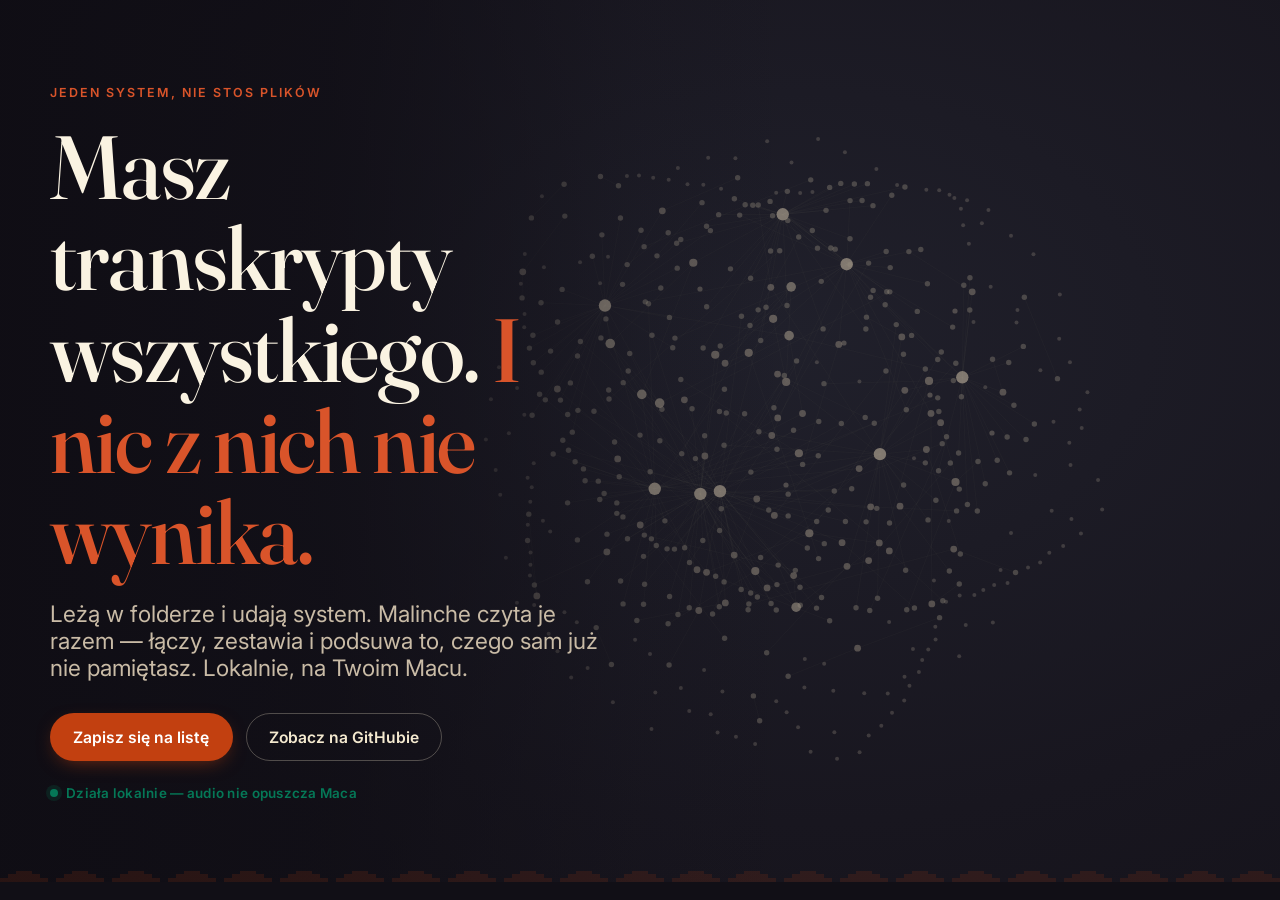
<file: design-system/pages/hero-graph.html>
<!-- @dsCard group="Pages" name="Hero graph — live" subtitle="Isolated force-graph hero · noise → connection → insight choreography" viewport="1280x780" -->
<!DOCTYPE html>
<html lang="pl">
<head>
<meta charset="UTF-8">
<meta name="viewport" content="width=device-width, initial-scale=1.0">
<title>Hero graph — Malinche</title>
<link rel="preconnect" href="https://fonts.googleapis.com">
<link rel="preconnect" href="https://fonts.gstatic.com" crossorigin>
<link href="https://fonts.googleapis.com/css2?family=Fraunces:opsz,wght@9..144,400;9..144,500;9..144,600&family=Inter:wght@400;500;600&display=swap" rel="stylesheet">
<link rel="stylesheet" href="../tokens.css">
<style>
  html,body{margin:0}
  body{font-family:var(--font-sans);background:#110F16;-webkit-font-smoothing:antialiased}
  .wrap{max-width:var(--maxw,1200px);margin-inline:auto;padding-inline:clamp(1.25rem,4vw,3rem)}
  a{color:inherit}
  .accent{color:var(--terracotta)}

  h1{font-family:var(--font-serif);font-weight:500;line-height:1.02;letter-spacing:-.018em;
    font-size:clamp(2.15rem,7.4vw,5.6rem);margin:0;overflow-wrap:break-word}
  .eyebrow{font-size:.78rem;font-weight:600;letter-spacing:.16em;text-transform:uppercase;color:var(--terracotta)}
  .lead{font-size:clamp(1.12rem,1rem + .7vw,1.42rem);max-width:48ch}

  .btn{display:inline-flex;align-items:center;gap:.5rem;font-weight:600;font-size:.98rem;
    padding:.85rem 1.4rem;border-radius:999px;text-decoration:none;
    transition:transform .15s,box-shadow .2s,background .2s;border:1px solid transparent;cursor:pointer}
  .btn-primary{background:var(--terracotta);color:#fff;box-shadow:0 6px 20px -8px rgba(194,64,16,.7)}
  .btn-primary:hover{background:var(--terracotta-deep);transform:translateY(-1px)}

  /* ---- hero: dark band with live force-graph ---- */
  .hero-dark{position:relative;z-index:2;overflow:hidden;
    background:radial-gradient(120% 120% at 62% 38%, #20202B 0%, #18161F 46%, #110F16 100%);
    min-height:min(86vh,780px)}
  #hero-graph{position:absolute;inset:0;z-index:1}
  #hero-graph canvas{display:block}
  .hero-scrim{position:absolute;inset:0;z-index:2;pointer-events:none;
    background:linear-gradient(90deg, rgba(15,13,20,.95) 0%, rgba(15,13,20,.72) 26%, rgba(15,13,20,.12) 50%, rgba(15,13,20,0) 62%)}
  .hero-greca{position:absolute;left:0;right:0;bottom:0;height:16px;z-index:2;opacity:.14;pointer-events:none;
    background-repeat:repeat-x;background-position:center;background-size:auto 16px;
    background-image:url("data:image/svg+xml,%3Csvg xmlns='http://www.w3.org/2000/svg' width='56' height='16' viewBox='0 0 56 16'%3E%3Cpath d='M4 16 V12 H12 V8 H20 V5 H36 V8 H44 V12 H52 V16 Z' fill='%23C24010'/%3E%3C/svg%3E")}
  .hero-inner{position:relative;z-index:3;display:flex;align-items:center;min-height:min(86vh,780px)}
  .hero-copy{max-width:560px;padding-block:clamp(3rem,9vh,6rem)}
  .hero-dark .eyebrow{color:#D9542A;display:inline-block;margin-bottom:1.3rem}
  .hero-dark h1{color:var(--cream-hi);max-width:15ch}
  .hero-dark h1 .accent{color:#D9542A}
  .hero-dark .lead{color:#C9BBA6;margin-top:1.4rem}
  .cta-row{display:flex;gap:.8rem;flex-wrap:wrap;margin-top:2rem}
  .btn-ghost-dark{border-color:rgba(244,233,207,.28);color:var(--cream);background:transparent}
  .btn-ghost-dark:hover{border-color:rgba(244,233,207,.7);background:rgba(244,233,207,.06)}
  .local{display:inline-flex;align-items:center;gap:.5rem;margin-top:1.5rem;font-size:.84rem;font-weight:600;color:var(--jade);letter-spacing:.02em}
  .local::before{content:"";width:8px;height:8px;border-radius:50%;background:var(--jade);box-shadow:0 0 0 4px rgba(5,120,87,.18)}

  /* hero overlay cards (desktop only) */
  .hero-card{position:absolute;z-index:4;width:248px;background:rgba(28,24,32,.93);
    border:1px solid rgba(217,84,42,.34);border-radius:13px;padding:11px 14px;
    box-shadow:0 18px 50px -20px rgba(0,0,0,.75);backdrop-filter:blur(7px);
    opacity:0;transform:translateY(6px);transition:opacity .22s,transform .22s;pointer-events:none}
  .hero-card.show{opacity:1;transform:translateY(0)}
  .hero-card .d{font-size:11.5px;font-weight:600;letter-spacing:.02em;color:#D9542A;margin-bottom:5px}
  .hero-card .d span{color:#9A8C7B;font-weight:500}
  .hero-card .t{font-family:"Fraunces",Georgia,serif;font-size:15.5px;line-height:1.34;color:var(--cream-hi)}
  .hero-concl{position:absolute;z-index:5;width:290px;background:rgba(16,14,20,.96);
    border:1px solid rgba(214,176,51,.42);border-radius:14px;padding:13px 16px;
    box-shadow:0 22px 60px -22px rgba(0,0,0,.85);
    opacity:0;transform:translateY(8px);transition:opacity .5s,transform .5s;pointer-events:none}
  .hero-concl.show{opacity:1;transform:translateY(0)}
  .hero-concl .h{font-size:11.5px;font-weight:700;letter-spacing:.04em;color:var(--gold);margin-bottom:7px;display:flex;align-items:center;gap:.45rem}
  .hero-concl .h::before{content:"";width:7px;height:7px;border-radius:50%;background:var(--gold);box-shadow:0 0 0 3px rgba(214,176,51,.2)}
  .hero-concl .t{font-family:"Fraunces",Georgia,serif;font-size:16px;line-height:1.36;color:var(--cream)}
  @media(max-width:980px){
    .hero-card,.hero-concl{display:none!important}
    .hero-scrim{background:linear-gradient(180deg, rgba(15,13,20,.55) 0%, rgba(15,13,20,.8) 58%, rgba(15,13,20,.92) 100%)}
    .hero-copy{max-width:none;text-align:center;margin-inline:auto;padding-block:clamp(4rem,12vh,7rem)}
    .hero-dark h1,.hero-dark .lead{margin-inline:auto}
  }
</style>
</head>
<body>
  <section class="hero-dark">
    <div id="hero-graph"></div>
    <div class="hero-scrim"></div>
    <div class="hero-greca" aria-hidden="true"></div>
    <div class="wrap hero-inner">
      <div class="hero-copy">
        <span class="eyebrow">Jeden system, nie stos plików</span>
        <h1>Masz transkrypty wszystkiego. <span class="accent">I nic z nich nie wynika.</span></h1>
        <p class="lead">Leżą w folderze i udają system. Malinche czyta je razem — łączy, zestawia i podsuwa to, czego sam już nie pamiętasz. Lokalnie, na Twoim Macu.</p>
        <div class="cta-row">
          <a class="btn btn-primary" href="#lista">Zapisz się na listę</a>
          <a class="btn btn-ghost-dark" href="https://github.com/radektar/malinche">Zobacz na GitHubie</a>
        </div>
        <div class="local">Działa lokalnie — audio nie opuszcza Maca</div>
      </div>
    </div>
    <div class="hero-concl" id="hero-concl">
      <div class="h">Hipoteza, którą system wysuwa</div>
      <div class="t">„Priorytet przesunął się z ceny na termin — między styczniem a majem. Twoja teza wymaga rewizji."</div>
    </div>
  </section>

<script src="../vendor/force-graph.min.js"></script>
<script>
  // ---- hero: live force-directed knowledge graph (Obsidian-style) ----
  (function(){
    if(typeof ForceGraph==="undefined") return;
    var heroEl=document.querySelector(".hero-dark");
    var el=document.getElementById("hero-graph");
    if(!heroEl||!el) return;
    function dims(){ return {w:el.clientWidth||1200, h:el.clientHeight||760}; }
    var d0=dims(), W=d0.w, H=d0.h;
    var prefersReduce=window.matchMedia&&window.matchMedia("(prefers-reduced-motion: reduce)").matches;

    var seed=20260621;
    function rnd(){ seed=(seed*1103515245+12345)&0x7fffffff; return seed/0x7fffffff; }

    var CONTENT=[
      {d:"8 sty", src:"wywiad — uczestnik A",  t:"„Decyduje cena. Reszta się nie liczy."},
      {d:"22 lut",src:"wywiad — uczestnik B",  t:"„Budżet jest święty — najtaniej, jak się da."},
      {d:"30 mar",src:"nagranie — warsztat",   t:"„Nagle wszyscy mówią o terminie, nie o cenie."},
      {d:"14 maj",src:"dyktando — podsumowanie",t:"„Założenie o cenie chyba upadło. Liczy się czas."}
    ];
    var COMMP=[
      {fx:-80, fy:-150, ci:0,  igniteT:3700},
      {fx: 175,fy:-128, ci:1,  igniteT:4320},
      {fx:  6, fy:  46, ci:2,  igniteT:4940},
      {fx: 212,fy:  -6, ci:3,  igniteT:5560},
      {fx:  64,fy: -96, ci:-1, igniteT:4150},
      {fx: 150,fy: -44, ci:-1, igniteT:4820}
    ];

    var GX=0, GY=0;
    var nodes=[], links=[], commNodes=[];
    for(var i=0;i<COMMP.length;i++){ var c=COMMP[i];
      var n={id:"c"+i, kind:"comm", ci:c.ci, igniteT:c.igniteT, fx:c.fx, fy:c.fy, x:c.fx, y:c.fy, _hover:false};
      nodes.push(n); commNodes.push(n);
    }
    var MASS=496, hubCount=8, hubs=[];
    for(var i=0;i<MASS;i++){ var ang=rnd()*6.2832, rad=Math.sqrt(rnd())*360;
      nodes.push({id:"m"+i, kind:"mass", deg:0, x:GX+Math.cos(ang)*rad, y:GY+Math.sin(ang)*rad}); }
    var taken={};
    while(hubs.length<hubCount){ var hh=Math.floor(rnd()*MASS); if(!taken[hh]){taken[hh]=1;hubs.push(hh);} }
    for(var k=0;k<MASS;k++){ if(taken[k]) continue; var u=rnd();
      if(u<0.48){ var hb=hubs[Math.floor(rnd()*hubs.length)]; links.push({source:"m"+k,target:"m"+hb}); }
      else if(u<0.63){ var tgt=Math.floor(rnd()*MASS); if(tgt!==k&&!taken[tgt]) links.push({source:"m"+k,target:"m"+tgt}); } }
    for(var a=0;a<hubs.length;a++){ for(var b=a+1;b<hubs.length;b++){ if(rnd()<0.18) links.push({source:"m"+hubs[a],target:"m"+hubs[b]}); } }
    for(var cl=0;cl<4;cl++){ var anchor=Math.floor(rnd()*MASS), members=[anchor];
      for(var m=0;m<3;m++){ var mm=Math.floor(rnd()*MASS); if(mm!==anchor){ members.push(mm); links.push({source:"m"+anchor,target:"m"+mm}); } }
      for(var p=1;p<members.length;p++){ if(rnd()<0.5) links.push({source:"m"+members[p],target:"m"+members[(p%(members.length-1))+1]}); } }
    var degById={};
    links.forEach(function(l){ degById[l.source]=(degById[l.source]||0)+1; degById[l.target]=(degById[l.target]||0)+1; });
    nodes.forEach(function(n){ if(n.kind==="mass") n.deg=degById[n.id]||0; });
    var adj={};
    links.forEach(function(l){ (adj[l.source]=adj[l.source]||{})[l.target]=1; (adj[l.target]=adj[l.target]||{})[l.source]=1; });

    function gravity(cx,cy,strength){ var ns;
      function f(alpha){ for(var i=0;i<ns.length;i++){ var n=ns[i]; if(n.fx!=null) continue;
        n.vx+=(cx-n.x)*strength*alpha; n.vy+=(cy-n.y)*strength*alpha; } }
      f.initialize=function(_){ ns=_; }; return f; }
    function camX(){ return W>=980?-140:0; }
    function lockCam(){ try{ graph.zoom(1,0); graph.centerAt(camX(),0,0); }catch(e){} }
    function clampTick(){
      for(var i=0;i<nodes.length;i++){ var n=nodes[i]; if(n.fx!=null) continue;
        if(n.x<-360)n.x=-360; else if(n.x>360)n.x=360;
        if(n.y<-320)n.y=-320; else if(n.y>320)n.y=320; }
      if(Math.abs(graph.zoom()-1)>0.0005) lockCam();
    }

    var START=(typeof performance!=="undefined"?performance.now():0);
    if(prefersReduce) START-=100000;
    function T(){ return (typeof performance!=="undefined"?performance.now():0)-START; }
    function clamp(v,lo,hi){ return v<lo?lo:(v>hi?hi:v); }
    function ease(p){ return p<0?0:(p>1?1:(p*p*(3-2*p))); }
    var T_BLOOM=6700, T_CONCL=7100, T_AUTOCARD=7700;

    var hoverNode=null;
    function onHover(node){ hoverNode=node;
      commNodes.forEach(function(n){ n._hover=false; });
      if(node&&node.kind==="comm"&&node.ci>=0) node._hover=true;
      document.body.style.cursor=node?"pointer":"default";
    }

    var graph=ForceGraph()(el)
      .width(W).height(H)
      .backgroundColor("rgba(0,0,0,0)")
      .nodeLabel("")
      .enableZoomInteraction(false).enablePanInteraction(false).enableNodeDrag(false)
      .cooldownTime(prefersReduce?0:17000)
      .warmupTicks(prefersReduce?420:0)
      .d3VelocityDecay(0.42)
      .nodeCanvasObject(drawNode)
      .nodePointerAreaPaint(function(node,color,ctx,scale){ ctx.fillStyle=color;
        var r=(node.kind==="comm"?15:4.5)/scale; ctx.beginPath(); ctx.arc(node.x,node.y,r,0,6.2832); ctx.fill(); })
      .linkCanvasObject(drawLink)
      .onRenderFramePost(overlay)
      .onEngineTick(clampTick)
      .onEngineStop(lockCam)
      .onNodeHover(onHover);

    graph.d3Force("center", null);
    graph.d3Force("charge").strength(-42).distanceMax(340);
    graph.d3Force("link").distance(17).strength(0.08);
    graph.d3Force("gravity", gravity(GX,GY,0.135));
    graph.graphData({nodes:nodes, links:links});
    lockCam();

    var rT;
    addEventListener("resize",function(){ clearTimeout(rT); rT=setTimeout(function(){
      var d=dims(); W=d.w; H=d.h; graph.width(W).height(H); lockCam(); },180); },{passive:true});

    function drawNode(node,ctx,scale){
      if(node.kind==="comm"){ drawComm(node,ctx,scale); return; }
      var deg=node.deg||0;
      var r=(2.0+Math.min(deg,6)*0.7)/scale;
      var a=0.30+Math.min(deg,6)*0.085;
      if(hoverNode){ if(node===hoverNode) a=Math.min(a+0.6,0.97);
        else if(adj[hoverNode.id]&&adj[hoverNode.id][node.id]) a=Math.min(a+0.4,0.85); }
      ctx.beginPath(); ctx.arc(node.x,node.y,r,0,6.2832);
      ctx.fillStyle="rgba(152,142,128,"+a.toFixed(3)+")"; ctx.fill();
    }
    function drawComm(node,ctx,scale){
      var t=T(); var prog=ease((t-node.igniteT)/620);
      if(prog<=0){ ctx.beginPath(); ctx.arc(node.x,node.y,2.6/scale,0,6.2832);
        ctx.fillStyle="rgba(152,142,128,0.42)"; ctx.fill(); return; }
      var breath=1+0.11*Math.sin(t/680+node.x);
      var base=(node.ci>=0?5.4:4.2), r=base*breath/scale;
      ctx.save(); ctx.globalAlpha=prog;
      var gr=ctx.createRadialGradient(node.x,node.y,0,node.x,node.y,base*3.0/scale);
      gr.addColorStop(0,"rgba(217,84,42,0.55)"); gr.addColorStop(0.5,"rgba(194,64,16,0.20)"); gr.addColorStop(1,"rgba(194,64,16,0)");
      ctx.fillStyle=gr; ctx.beginPath(); ctx.arc(node.x,node.y,base*3.0/scale,0,6.2832); ctx.fill();
      ctx.strokeStyle="rgba(217,84,42,"+(0.5*prog)+")"; ctx.lineWidth=1.1/scale;
      ctx.beginPath(); ctx.arc(node.x,node.y,(base+4)*breath/scale,0,6.2832); ctx.stroke();
      ctx.fillStyle="#C24010"; ctx.beginPath(); ctx.arc(node.x,node.y,r,0,6.2832); ctx.fill();
      ctx.fillStyle="#FAF3E2"; ctx.beginPath(); ctx.arc(node.x,node.y,r*0.42,0,6.2832); ctx.fill();
      ctx.restore();
    }
    function drawLink(link,ctx,scale){
      var a=0.085; if(hoverNode&&(link.source===hoverNode||link.target===hoverNode)) a=0.4;
      ctx.beginPath(); ctx.moveTo(link.source.x,link.source.y); ctx.lineTo(link.target.x,link.target.y);
      ctx.strokeStyle="rgba(124,112,98,"+a+")"; ctx.lineWidth=(a>0.2?1.0:0.7)/scale; ctx.stroke();
    }

    var ARCS=[
      {a:0,b:4,start:4300},{a:4,b:1,start:4500},
      {a:1,b:5,start:5050},{a:5,b:2,start:5250},
      {a:2,b:3,start:5650},{a:0,b:2,start:5900}
    ];
    function qbezPartial(ctx,x0,y0,cx,cy,x1,y1,p){
      var steps=26,last=Math.max(1,Math.ceil(steps*p)); ctx.beginPath();
      for(var i=0;i<=last;i++){ var u=i/steps; if(u>p)u=p; var mu=1-u;
        var x=mu*mu*x0+2*mu*u*cx+u*u*x1, y=mu*mu*y0+2*mu*u*cy+u*u*y1;
        if(i===0)ctx.moveTo(x,y); else ctx.lineTo(x,y); }
      ctx.stroke();
    }

    var cardEls=[];
    CONTENT.forEach(function(c){ var x=document.createElement("div"); x.className="hero-card";
      x.innerHTML='<div class="d">'+c.d+' · <span>'+c.src+'</span></div><div class="t">'+c.t+'</div>';
      heroEl.appendChild(x); cardEls.push(x); });
    var conclEl=document.getElementById("hero-concl");

    function overlay(ctx, scale){
      scale=scale||1; var SC=1/scale; var t=T();
      var ccx=0,ccy=0; for(var i=0;i<commNodes.length;i++){ ccx+=commNodes[i].x; ccy+=commNodes[i].y; }
      ccx/=commNodes.length; ccy/=commNodes.length;
      var bgx=clamp(ccx,-40,300), bgy=clamp(ccy-150,-320,-90);

      ctx.save(); ctx.lineCap="round";
      ctx.shadowColor="rgba(194,64,16,0.6)"; ctx.shadowBlur=9;
      for(var i=0;i<ARCS.length;i++){ var arc=ARCS[i]; var p=ease((t-arc.start)/640); if(p<=0) continue;
        var A=commNodes[arc.a], B=commNodes[arc.b];
        var mx=(A.x+B.x)/2, my=(A.y+B.y)/2;
        var cx=mx+(bgx-mx)*0.32, cy=my+(bgy-my)*0.32;
        ctx.strokeStyle="rgba(217,84,42,"+(0.92*p).toFixed(3)+")"; ctx.lineWidth=2.0*SC;
        qbezPartial(ctx,A.x,A.y,cx,cy,B.x,B.y,p); }
      ctx.restore();

      var bp=ease((t-T_BLOOM)/950);
      if(bp>0){ ctx.save(); ctx.globalAlpha=bp; ctx.lineCap="round";
        ctx.strokeStyle="rgba(214,176,51,"+(0.5*bp)+")"; ctx.lineWidth=1.3*SC;
        [2,3].forEach(function(idx){ var nn=commNodes[idx]; ctx.beginPath(); ctx.moveTo(nn.x,nn.y); ctx.lineTo(bgx,bgy); ctx.stroke(); });
        var g=ctx.createRadialGradient(bgx,bgy,0,bgx,bgy,50*SC);
        g.addColorStop(0,"rgba(244,221,142,0.92)"); g.addColorStop(0.5,"rgba(214,176,51,0.32)"); g.addColorStop(1,"rgba(214,176,51,0)");
        ctx.fillStyle=g; ctx.beginPath(); ctx.arc(bgx,bgy,50*SC,0,6.2832); ctx.fill();
        ctx.strokeStyle="rgba(214,176,51,"+(0.5*bp)+")"; ctx.lineWidth=1.3*SC;
        ctx.beginPath(); ctx.arc(bgx,bgy,34*bp*SC,0,6.2832); ctx.stroke();
        ctx.strokeStyle="rgba(214,176,51,"+(0.2*bp)+")";
        ctx.beginPath(); ctx.arc(bgx,bgy,50*bp*SC,0,6.2832); ctx.stroke();
        ctx.fillStyle="#F4DD8E"; ctx.beginPath(); ctx.arc(bgx,bgy,6.0*bp*SC,0,6.2832); ctx.fill();
        ctx.fillStyle="#FFFBF0"; ctx.beginPath(); ctx.arc(bgx,bgy,2.6*bp*SC,0,6.2832); ctx.fill();
        ctx.restore(); }

      if(W<980) return;   // overlay cards desktop-only
      var activeCi=-1, hov=null;
      for(var i=0;i<commNodes.length;i++){ if(commNodes[i]._hover&&commNodes[i].ci>=0){ hov=commNodes[i]; break; } }
      if(hov) activeCi=hov.ci; else if(t>=T_AUTOCARD) activeCi=3;
      for(var ci=0;ci<CONTENT.length;ci++){ var elc=cardEls[ci];
        if(ci===activeCi){ var cn=null; for(var k=0;k<commNodes.length;k++){ if(commNodes[k].ci===ci){ cn=commNodes[k]; break; } }
          if(cn){ var sp=graph.graph2ScreenCoords(cn.x,cn.y), cw=248;
            elc.style.left=clamp(sp.x-cw/2, 540, W-cw-14)+"px";
            elc.style.top =clamp(sp.y+16, 96, H-120)+"px";
            elc.classList.add("show"); } }
        else elc.classList.remove("show"); }
      if(t>=T_CONCL){ var bs=graph.graph2ScreenCoords(bgx,bgy);
        conclEl.style.left=clamp(bs.x+62, 560, W-290-16)+"px";
        conclEl.style.top =clamp(bs.y+18, 70, 250)+"px";
        conclEl.classList.add("show"); }
    }
  })();
</script>
</body>
</html>
</file>
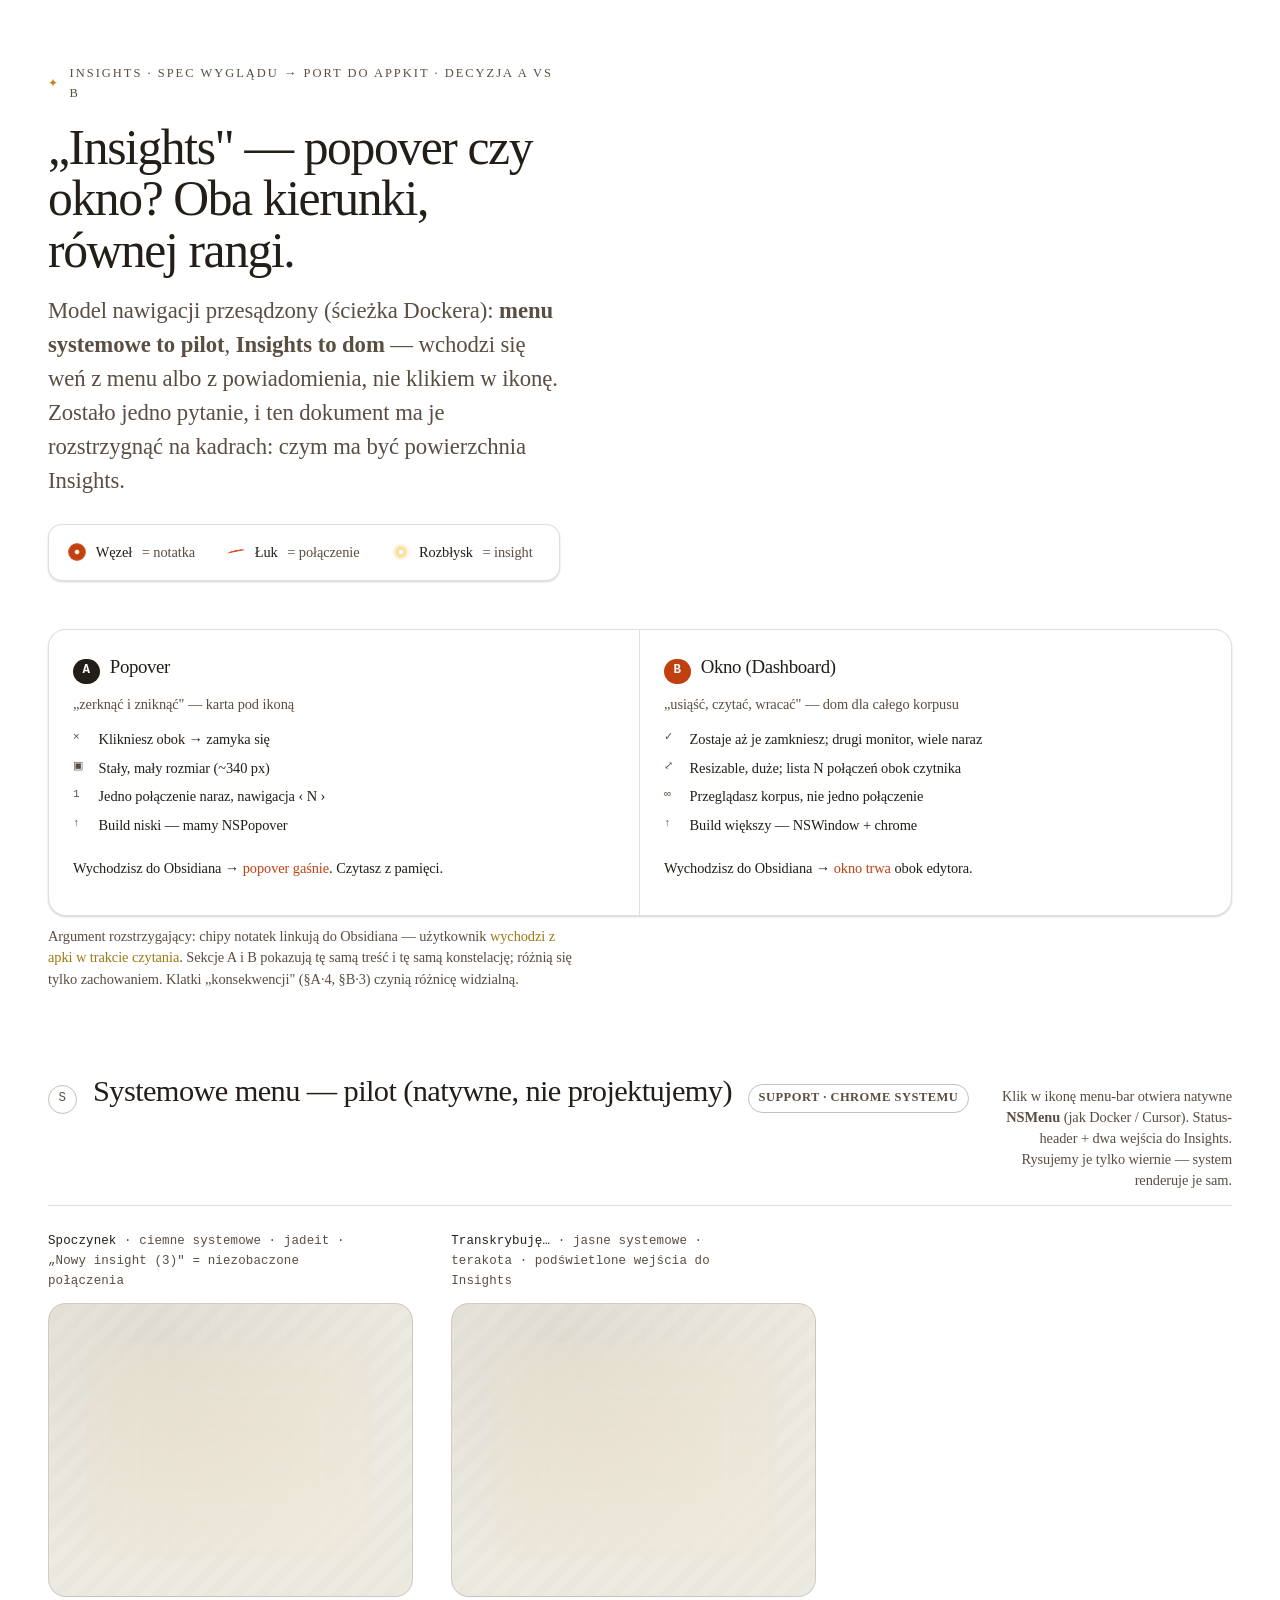
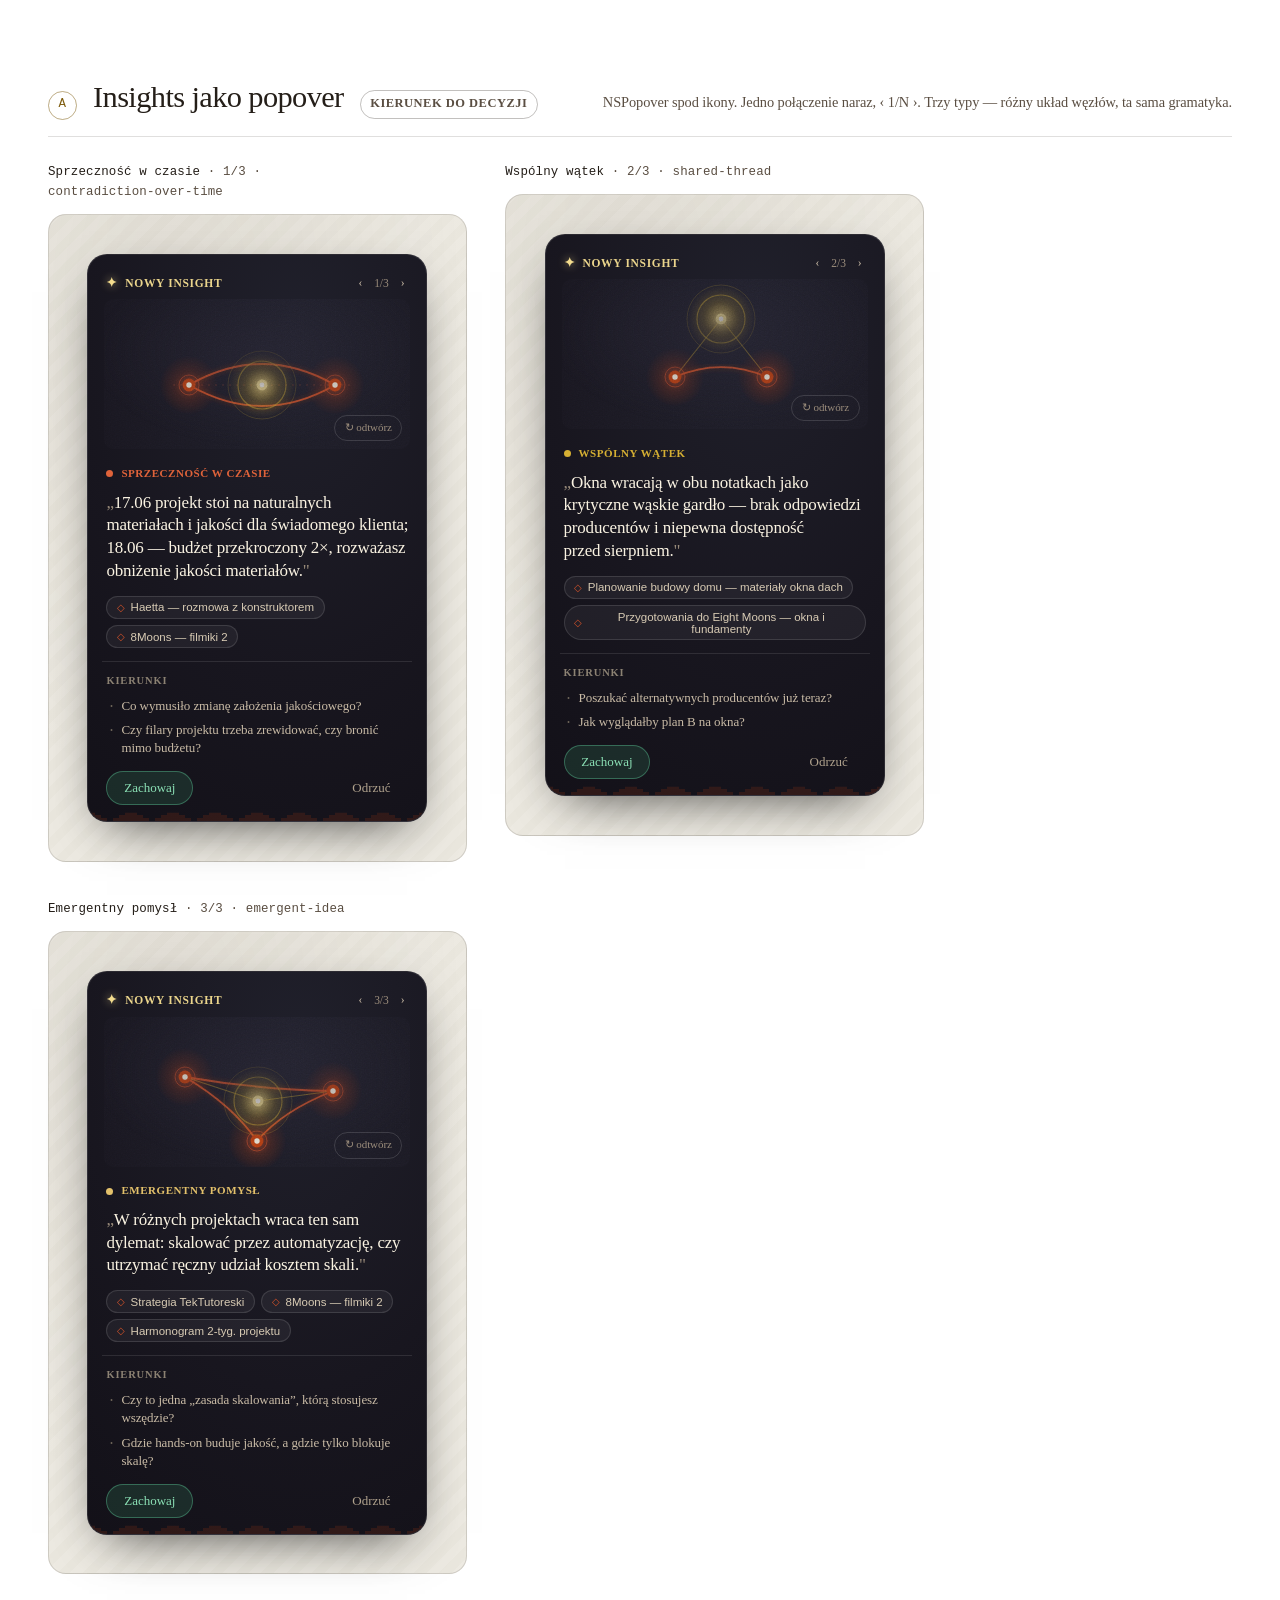
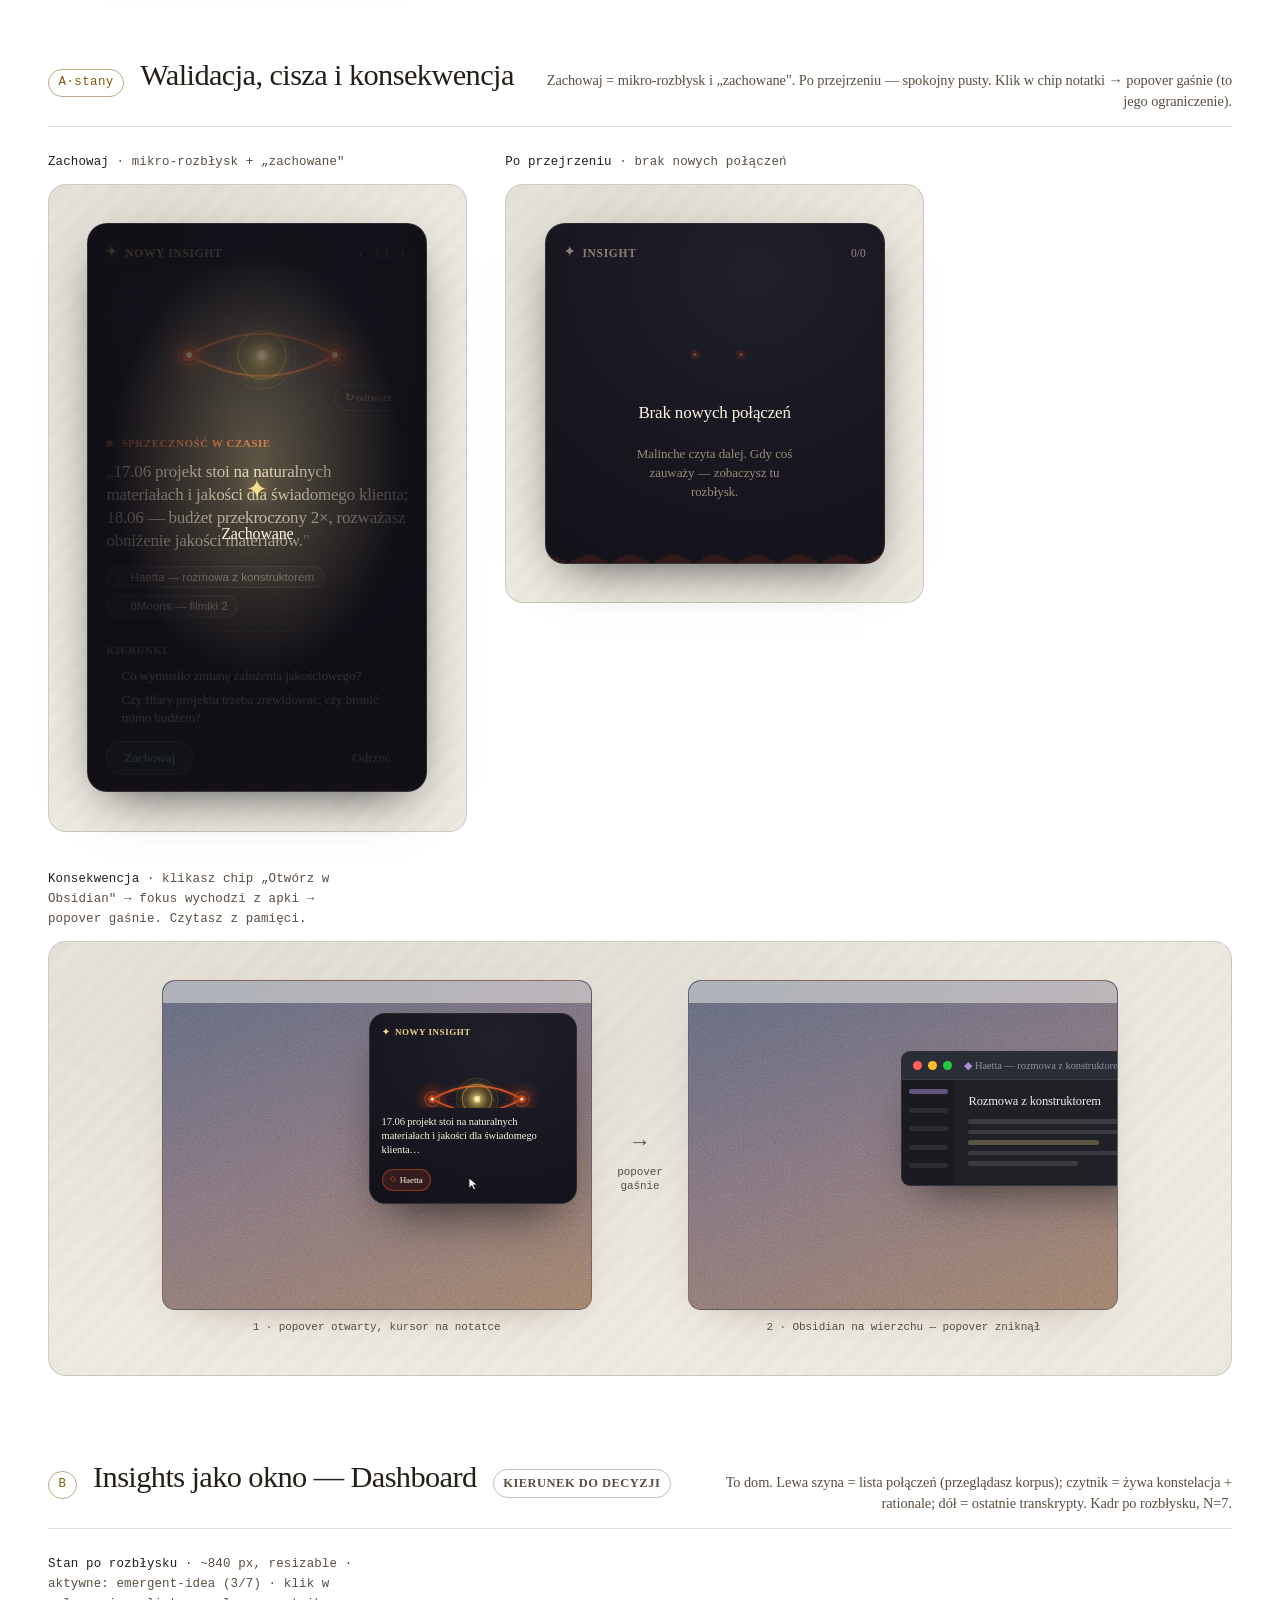
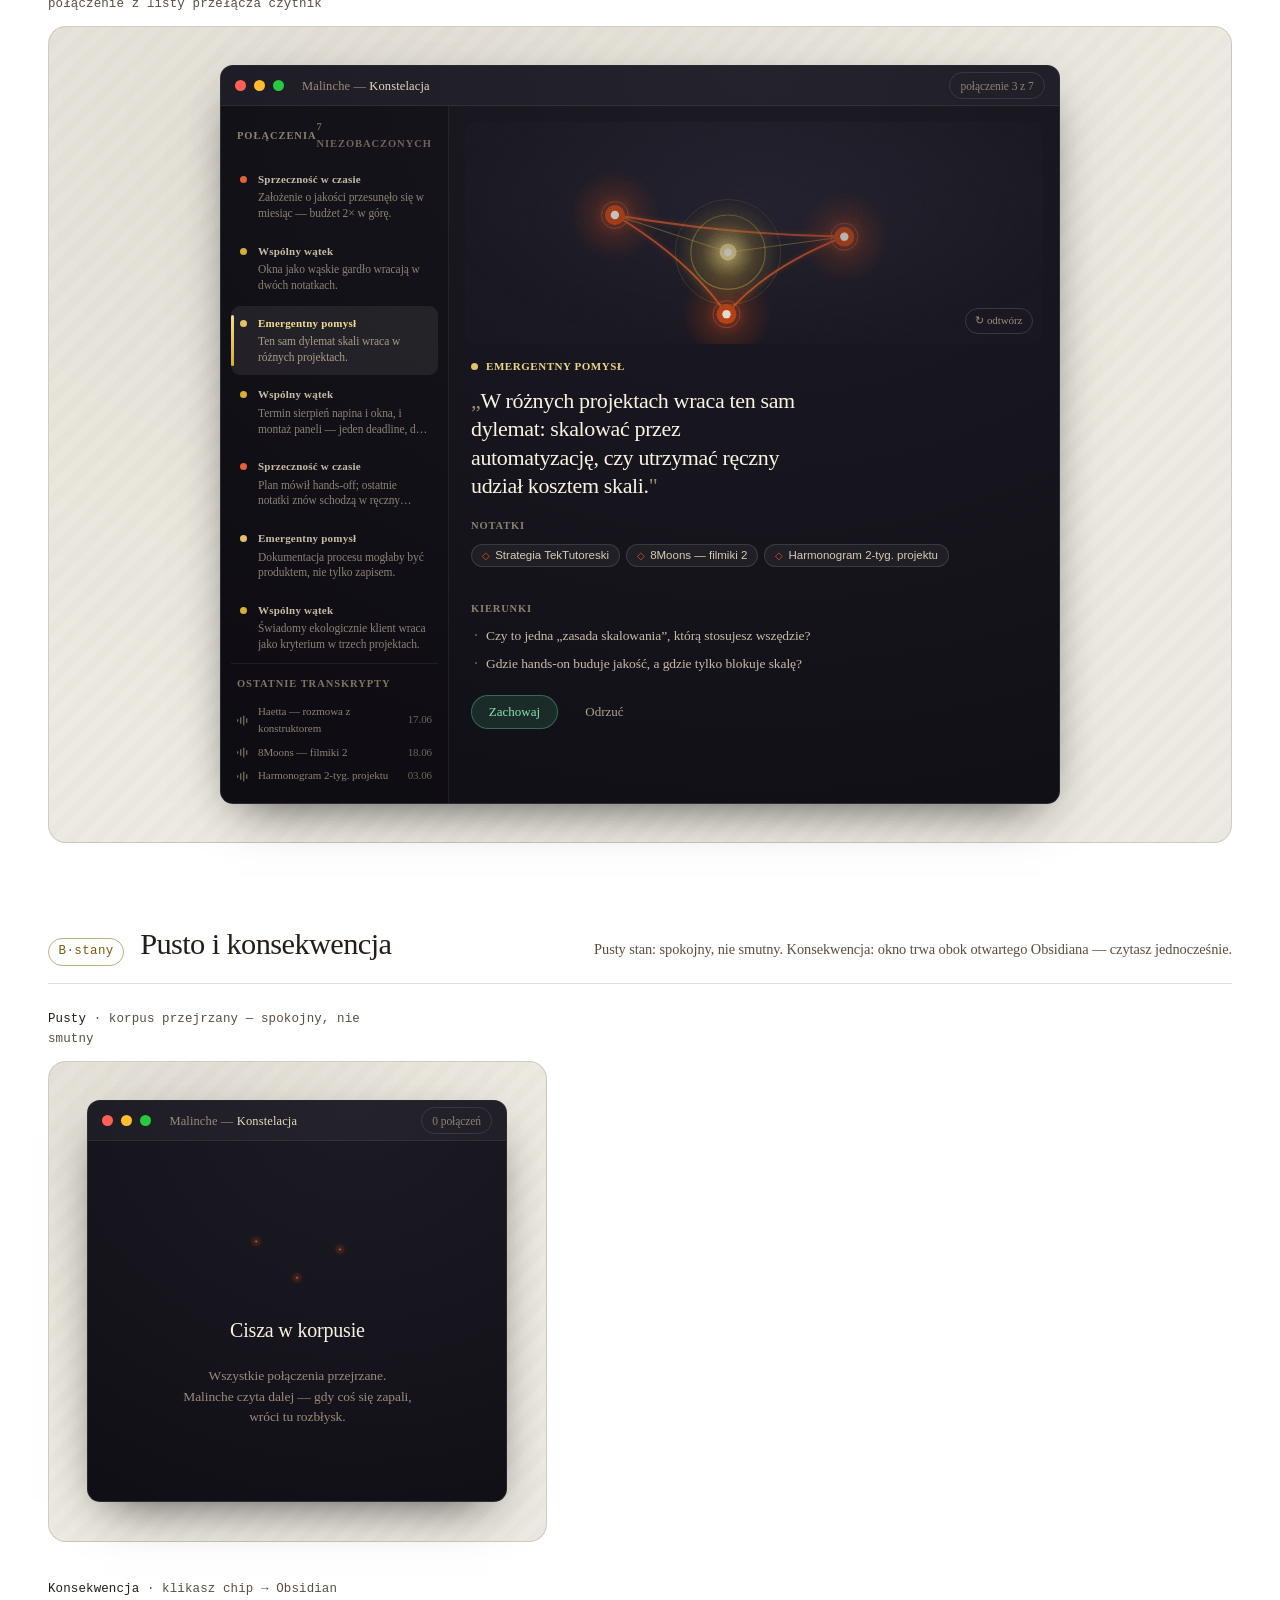
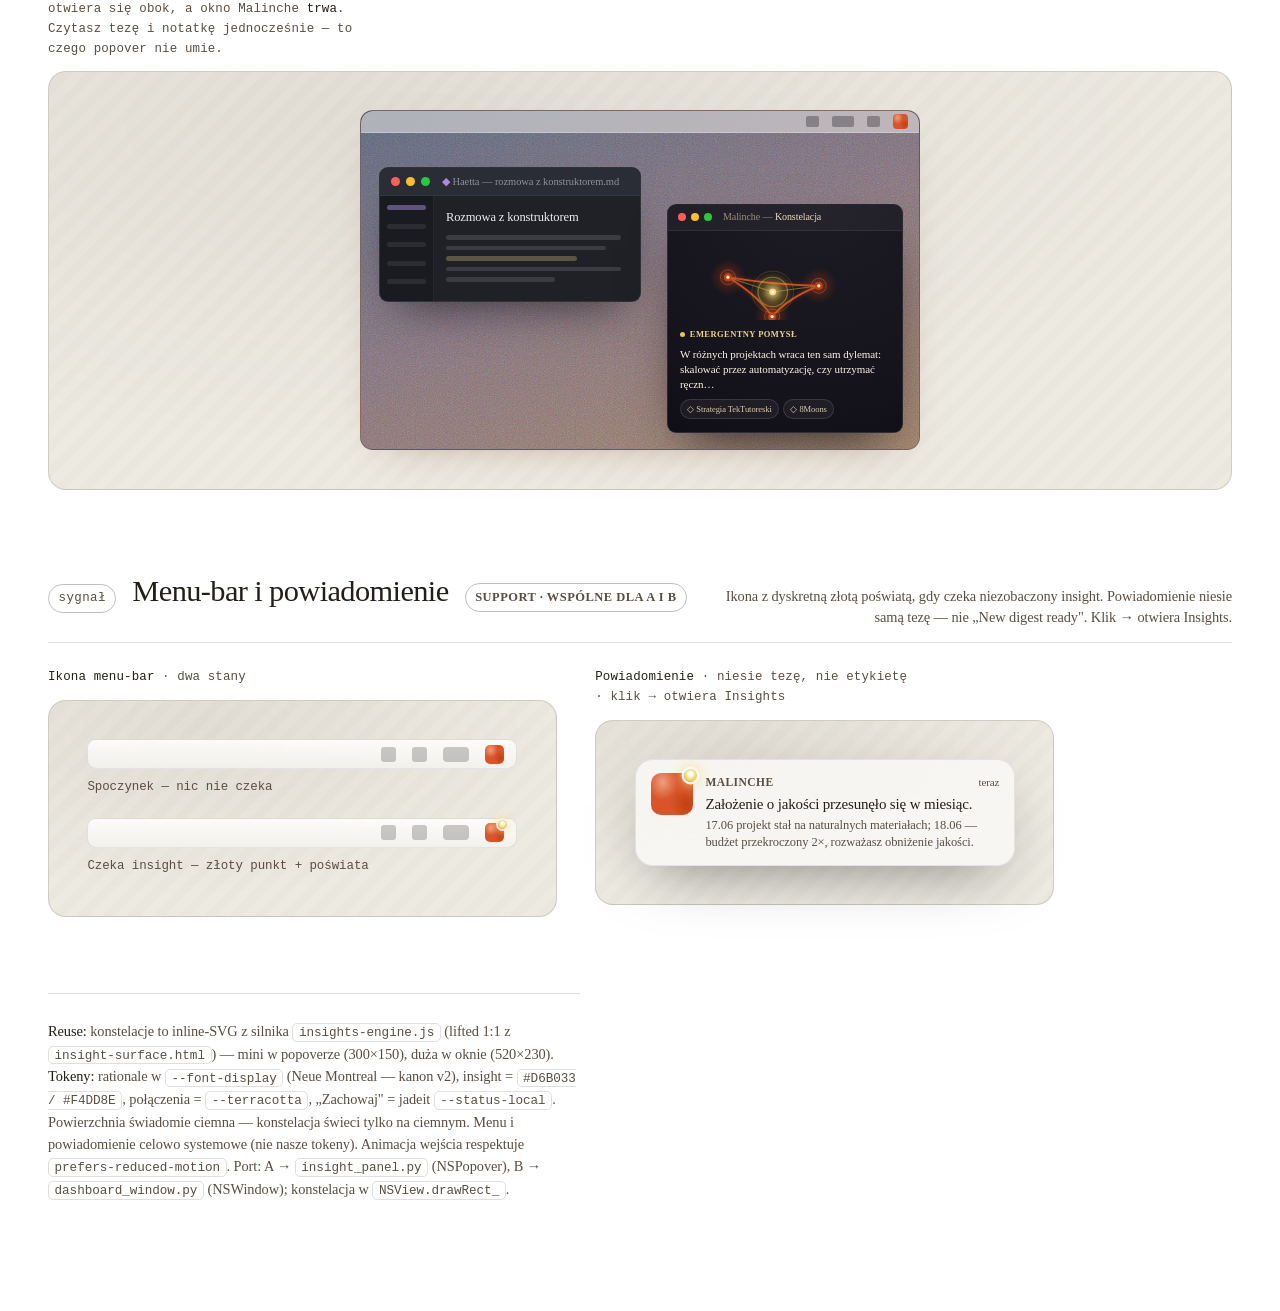
<file: design-system/pages/insights-ui.html>
<!-- @dsCard group="Pages" name="Insights UI — decyzja popover vs okno" subtitle="A (popover) vs B (okno/Dashboard) dociągnięte do równej, decyzyjnej jakości, w finalnym modelu nawigacji (menu systemowe = pilot, Insights = dom). System menu + popover (3 typy / Zachowaj / pusty / „gaśnie") + okno (rail+czytnik+aktywność / pusty / „trwa obok Obsidiana") + sygnał. Konstelacja reużyta 1:1." viewport="1340x4200" -->
<!DOCTYPE html>
<html lang="pl">
<head>
<meta charset="UTF-8">
<meta name="viewport" content="width=device-width, initial-scale=1.0">
<title>Malinche — Insights: popover vs okno</title>
<link rel="stylesheet" href="../tokens.css">
<style>
  *{box-sizing:border-box}
  html,body{margin:0}
  body{font-family:var(--font-body);background:var(--panel);color:var(--ink);
    -webkit-font-smoothing:antialiased;line-height:var(--leading-normal);letter-spacing:-0.005em}
  .page{max-width:1280px;margin-inline:auto;padding:clamp(2rem,5vw,4.5rem) clamp(1.25rem,5vw,3rem) 6rem}
  h1,h2,h3,h4,h5{font-family:var(--font-display);font-weight:500;margin:0;letter-spacing:var(--tracking-tight)}

  /* ── doc header ── */
  .doc-head{max-width:64ch;margin-bottom:clamp(2rem,4vw,3rem)}
  .doc-eyebrow{font-size:var(--text-xs);font-weight:500;letter-spacing:var(--tracking-eyebrow);
    text-transform:uppercase;color:var(--ink-soft);display:flex;align-items:center;gap:.6rem;margin-bottom:1.1rem}
  .doc-eyebrow .spark{color:#B98A1E}
  .doc-head h1{font-size:clamp(2rem,1.2rem + 2.6vw,3.1rem);line-height:1.04;letter-spacing:-.028em;max-width:20ch}
  .doc-head p{font-size:var(--text-lead);color:var(--ink-soft);margin:1.1rem 0 0;line-height:1.5}

  /* ── the single question — decision framing band ── */
  .decide{display:grid;grid-template-columns:1fr 1fr;gap:0;margin:0 0 .6rem;border:1px solid var(--border-base);
    border-radius:var(--radius-2xl);overflow:hidden;background:#fff;box-shadow:var(--shadow-chip)}
  .decide .col{padding:1.4rem 1.5rem;display:flex;flex-direction:column;gap:.85rem}
  .decide .col:first-child{border-right:1px solid var(--border-base)}
  .decide .ch{display:flex;align-items:baseline;gap:.6rem}
  .decide .tag{font-family:var(--font-mono);font-size:var(--text-xs);font-weight:600;letter-spacing:.04em;
    color:#fff;background:var(--ink);border-radius:var(--radius-pill);padding:.16rem .6rem}
  .decide .col.b .tag{background:var(--terracotta)}
  .decide h3{font-size:1.18rem;letter-spacing:-.02em}
  .decide .sub{font-size:var(--text-sm);color:var(--ink-soft);margin:-.3rem 0 0}
  .decide ul{margin:0;padding:0;list-style:none;display:grid;gap:.5rem}
  .decide li{display:flex;gap:.55rem;font-size:var(--text-sm);color:var(--ink);line-height:1.42;align-items:flex-start}
  .decide li b{font-weight:500}
  .decide li .k{flex:0 0 auto;width:1.05rem;color:var(--ink-soft);font-family:var(--font-mono);font-size:11px;line-height:1.6}
  .decide .verdict{margin-top:auto;padding-top:.6rem;font-size:var(--text-sm);line-height:1.4}
  .decide .verdict b{color:var(--terracotta);font-weight:500}
  .decide-note{font-size:var(--text-sm);color:var(--ink-soft);margin:0 0 clamp(2.5rem,5vw,4rem);max-width:74ch;line-height:1.5}
  .decide-note .gold{color:#9A7A12;font-weight:500}

  /* ── legend ── */
  .legend{display:flex;gap:clamp(1rem,2.5vw,2rem);flex-wrap:wrap;margin-top:1.6rem;
    padding:1rem 1.2rem;background:#fff;border:1px solid var(--border-base);border-radius:var(--radius-xl);
    box-shadow:var(--shadow-chip)}
  .legend .li{display:flex;align-items:center;gap:.6rem;font-size:var(--text-sm);color:var(--ink-soft)}
  .legend .li b{color:var(--ink);font-weight:500}
  .legend .swatch{width:18px;height:18px;border-radius:50%;flex:0 0 auto}
  .sw-node{background:radial-gradient(circle at 50% 50%,#FAF3E2 0 14%,#C24010 22% 58%,rgba(194,64,16,0) 100%)}
  .sw-arc{background:none;position:relative}
  .sw-arc::after{content:"";position:absolute;inset:7px 0;border-top:2px solid #D9542A;border-radius:50%;transform:rotate(-12deg)}
  .sw-bloom{background:radial-gradient(circle at 50% 50%,#FFFBF0 0 12%,#F4DD8E 26%,rgba(214,176,51,0) 70%)}

  /* ── section scaffolding ── */
  .sec{margin-top:clamp(3rem,6vw,5rem)}
  .sec-bar{display:flex;align-items:baseline;gap:1rem;flex-wrap:wrap;margin-bottom:1.6rem;
    padding-bottom:.9rem;border-bottom:1px solid var(--border-base)}
  .sec-bar .id{font-family:var(--font-mono);font-size:var(--text-xs);color:#7E5C0E;
    border:1px solid rgba(126,92,14,.5);border-radius:var(--radius-pill);padding:.2rem .6rem;letter-spacing:.03em}
  .sec-bar .id.sys{color:var(--ink-soft);border-color:var(--border-strong)}
  .sec-bar h2{font-size:clamp(1.35rem,1.1rem + 1vw,1.9rem);letter-spacing:-.02em}
  .sec-bar .rank{font-size:var(--text-xs);font-weight:600;letter-spacing:.04em;text-transform:uppercase;
    color:var(--ink-soft);border:1px solid var(--border-strong);padding:.22rem .6rem;border-radius:var(--radius-pill)}
  .sec-bar p{flex:1 1 18ch;min-width:14ch;margin:0;font-size:var(--text-sm);color:var(--ink-soft);line-height:1.45;text-align:right}

  /* ── frame (labelled stage holding a mock) ── */
  .frames{display:flex;flex-wrap:wrap;gap:clamp(1.4rem,3vw,2.4rem);align-items:flex-start}
  .frame{display:flex;flex-direction:column;gap:.7rem}
  .frame .cap{font-family:var(--font-mono);font-size:var(--text-xs);color:var(--ink-soft);letter-spacing:.01em;max-width:42ch}
  .frame .cap b{color:var(--ink);font-weight:500;font-family:var(--font-body)}
  .stage{background:
      radial-gradient(120% 130% at 30% 12%, rgba(120,110,98,.10) 0%, transparent 60%),
      repeating-linear-gradient(135deg, #EDEAE2 0 9px, #EAE7DE 9px 18px);
    border:1px solid var(--border-base);border-radius:var(--radius-2xl);padding:clamp(1.4rem,3vw,2.4rem);
    display:flex;align-items:center;justify-content:center}
  .stage.wide{width:100%}

  /* ════════ BLOCK S — native macOS menu (NSMenu) ════════ */
  .menu{width:286px;border-radius:10px;padding:5px;font-size:13px;line-height:1.2;
    backdrop-filter:blur(34px) saturate(180%);
    background:rgba(38,36,42,.82);border:1px solid rgba(255,255,255,.12);
    box-shadow:0 0 0 .5px rgba(0,0,0,.5),0 22px 60px -18px rgba(0,0,0,.7);color:rgba(255,255,255,.94)}
  .menu.light{background:rgba(246,245,244,.78);border-color:rgba(0,0,0,.10);
    box-shadow:0 0 0 .5px rgba(0,0,0,.12),0 22px 60px -20px rgba(0,0,0,.32);color:rgba(20,20,20,.92)}
  .mi{display:flex;align-items:center;gap:9px;height:24px;padding:0 9px 0 8px;border-radius:5px;cursor:default;
    white-space:nowrap}
  .mi .ico{width:16px;height:16px;flex:0 0 auto;display:inline-flex;align-items:center;justify-content:center;
    color:rgba(255,255,255,.74)}
  .menu.light .mi .ico{color:rgba(20,20,20,.62)}
  .mi .lab{flex:1;letter-spacing:-.01em}
  .mi .sc{font-size:12.5px;color:rgba(255,255,255,.42);font-variant-numeric:tabular-nums;letter-spacing:.02em}
  .menu.light .mi .sc{color:rgba(20,20,20,.4)}
  .mi .ct{font-size:12.5px;color:rgba(255,255,255,.5);font-variant-numeric:tabular-nums}
  .menu.light .mi .ct{color:rgba(20,20,20,.42)}
  /* highlighted (system accent) — Insights entry points get it to read as „where you'd go" */
  .mi.hl{background:linear-gradient(180deg,#3A82F8,#1E66E6);color:#fff}
  .mi.hl .ico,.mi.hl .sc,.mi.hl .ct,.menu.light .mi.hl .ico,.menu.light .mi.hl .sc,.menu.light .mi.hl .ct{color:rgba(255,255,255,.86)}
  .mi.disabled{cursor:default}
  .mi.status{height:26px;font-size:12px}
  .mi.status .lab{color:rgba(255,255,255,.5)}
  .menu.light .mi.status .lab{color:rgba(20,20,20,.5)}
  .mi.status .dot{width:8px;height:8px;border-radius:50%;flex:0 0 auto;margin-left:1px}
  .mi.status .dot.rest{background:#46B17E;box-shadow:0 0 6px rgba(70,177,126,.7)}
  .mi.status .dot.busy{background:#E0633A;box-shadow:0 0 6px rgba(224,99,58,.7)}
  .msep{height:1px;margin:5px 8px;background:rgba(255,255,255,.12)}
  .menu.light .msep{background:rgba(0,0,0,.1)}
  .spark-ico{color:#F4DD8E;text-shadow:0 0 7px rgba(244,221,142,.75);font-size:14px;line-height:1}
  .mi.hl .spark-ico{color:#fff;text-shadow:none}
  .menu-mark{width:15px;height:15px;border-radius:4px;
    background:radial-gradient(60% 70% at 30% 25%,#EE9F7E 0,transparent 60%),
      radial-gradient(60% 64% at 82% 70%,#C24010 0,transparent 60%),#D9542A}
  .menu-foot{font-family:var(--font-mono);font-size:11px;color:var(--ink-soft);margin-top:.55rem}

  /* ════════ BLOCK A — popover (reused engine, dark) ════════ */
  .icard{position:relative;width:340px;border-radius:var(--radius-3xl);overflow:hidden;
    background:radial-gradient(125% 120% at 62% 14%, #20202B 0%, #18161F 50%, #110F16 100%);
    border:1px solid rgba(255,255,255,.10);box-shadow:var(--shadow-float);color:#F4E9CF;padding:18px 18px 16px}
  .icard .greca{position:absolute;left:0;right:0;bottom:0;height:12px;opacity:.16;pointer-events:none;
    background-repeat:repeat-x;background-position:center bottom;background-size:auto 12px;
    background-image:url("data:image/svg+xml,%3Csvg xmlns='http://www.w3.org/2000/svg' width='56' height='16' viewBox='0 0 56 16'%3E%3Cpath d='M4 16 V12 H12 V8 H20 V5 H36 V8 H44 V12 H52 V16 Z' fill='%23C24010'/%3E%3C/svg%3E")}
  .ic-top{display:flex;align-items:center;justify-content:space-between;gap:1rem;margin-bottom:6px}
  .ic-eye{display:inline-flex;align-items:center;gap:.45rem;font-size:11.5px;font-weight:600;
    letter-spacing:.06em;text-transform:uppercase;color:#EBD58C}
  .ic-eye .spark{font-size:13px;color:#F4DD8E;text-shadow:0 0 8px rgba(244,221,142,.7)}
  .ic-count{font-size:11.5px;color:#9A8C7B;font-variant-numeric:tabular-nums;display:flex;align-items:center;gap:.5rem}
  .ic-count button{all:unset;cursor:pointer;color:#C9BBA6;padding:0 .25rem;line-height:1;border-radius:4px;transition:color .15s}
  .ic-count button:hover{color:#FAF3E2}
  .ic-count button:disabled{color:#5a5247;cursor:default}
  .ic-stage{position:relative;height:150px;margin:2px -2px 10px;border-radius:var(--radius-lg);overflow:hidden}
  .ic-stage::before{content:"";position:absolute;inset:0;
    background:radial-gradient(80% 90% at 52% 36%, rgba(40,38,52,.55) 0%, transparent 70%)}
  .ic-stage::after,.win-stage::after{content:"";position:absolute;inset:0;z-index:3;pointer-events:none;
    opacity:.5;mix-blend-mode:overlay;background-size:120px 120px;
    background-image:url("data:image/svg+xml,%3Csvg xmlns='http://www.w3.org/2000/svg' width='120' height='120'%3E%3Cfilter id='n'%3E%3CfeTurbulence type='fractalNoise' baseFrequency='0.8' numOctaves='2' stitchTiles='stitch'/%3E%3CfeColorMatrix type='saturate' values='0'/%3E%3C/filter%3E%3Crect width='100%25' height='100%25' filter='url(%23n)' opacity='0.65'/%3E%3C/svg%3E")}
  .ic-type{display:inline-flex;align-items:center;gap:.5rem;font-size:11px;font-weight:600;
    letter-spacing:.05em;text-transform:uppercase;margin-bottom:9px}
  .ic-type .tdot{width:7px;height:7px;border-radius:50%}
  .ic-rationale{font-family:var(--font-display);font-weight:500;font-size:17px;line-height:1.34;
    letter-spacing:-.012em;color:#FAF3E2;margin:0 0 13px;text-wrap:pretty}
  .ic-rationale .q{color:#9A8C7B}
  .ic-chips{display:flex;flex-wrap:wrap;gap:.4rem;margin-bottom:13px}
  .ic-chip{display:inline-flex;align-items:center;gap:.35rem;font-size:11.5px;color:#D8CBB4;
    background:rgba(255,255,255,.05);border:1px solid rgba(255,255,255,.12);border-radius:var(--radius-pill);
    padding:.28rem .6rem;cursor:pointer;transition:background .15s,border-color .15s}
  .ic-chip:hover{background:rgba(217,84,42,.14);border-color:rgba(217,84,42,.45);color:#FAF3E2}
  .ic-chip .dia{color:#D9542A;font-size:10px}
  .ic-rule{height:1px;background:rgba(255,255,255,.10);margin:0 -4px 11px}
  .ic-dir-h{font-size:10.5px;font-weight:600;letter-spacing:.08em;text-transform:uppercase;color:#8C8273;margin-bottom:7px}
  .ic-dir{margin:0 0 14px;padding:0;list-style:none;display:grid;gap:6px}
  .ic-dir li{position:relative;padding-left:15px;font-size:13px;color:#C9BBA6;line-height:1.4}
  .ic-dir li::before{content:"·";position:absolute;left:3px;top:-1px;color:#6f665a;font-size:16px}
  .ic-actions{display:flex;gap:.6rem}
  .ic-btn{flex:0 0 auto;font-family:var(--font-body);font-weight:500;font-size:13px;
    padding:.5rem 1.05rem;border-radius:var(--radius-pill);cursor:pointer;border:1px solid transparent;
    transition:transform .12s,background .18s,border-color .18s,color .18s}
  .ic-keep{background:rgba(70,177,126,.16);border-color:rgba(91,196,149,.42);color:#8BE0B5}
  .ic-keep:hover{background:rgba(70,177,126,.26);transform:translateY(-1px)}
  .ic-dismiss{margin-left:auto;background:transparent;color:#B0A28D}
  .ic-dismiss:hover{color:#EFE3CC}
  .ic-flash{position:absolute;inset:0;z-index:5;display:flex;flex-direction:column;align-items:center;
    justify-content:center;gap:.6rem;opacity:0;pointer-events:none;
    background:radial-gradient(70% 60% at 50% 42%, rgba(244,221,142,.30) 0%, rgba(17,15,22,.84) 62%);transition:opacity .28s}
  .ic-flash.on{opacity:1}
  .ic-flash .sp{font-size:26px;color:#F4DD8E;text-shadow:0 0 18px rgba(244,221,142,.85)}
  .ic-flash .lb{font-family:var(--font-display);font-weight:500;font-size:16px;color:#FAF3E2;letter-spacing:-.01em}
  .ic-empty{display:flex;flex-direction:column;align-items:center;text-align:center;padding:30px 10px 26px}
  .ic-empty .em-h{font-family:var(--font-display);font-weight:500;font-size:17px;color:#FAF3E2;margin:12px 0 6px;letter-spacing:-.01em}
  .ic-empty .em-p{font-size:13px;color:#9A8C7B;line-height:1.45;max-width:24ch}

  /* ════════ BLOCK B — window / Dashboard (dark custom chrome) ════════ */
  .win{width:840px;max-width:100%;border-radius:13px;overflow:hidden;box-shadow:var(--shadow-float);
    border:1px solid rgba(255,255,255,.09);
    background:radial-gradient(130% 120% at 64% 0%, #1C1B24 0%, #16141C 50%, #100E15 100%);color:#F4E9CF}
  .win-bar{display:flex;align-items:center;gap:.5rem;height:40px;padding:0 14px;
    background:rgba(255,255,255,.035);border-bottom:1px solid rgba(255,255,255,.07)}
  .win-bar .tl{width:11px;height:11px;border-radius:50%}
  .win-bar .t1{background:#FF5F57}.win-bar .t2{background:#FEBC2E}.win-bar .t3{background:#28C840}
  .win-bar .wt{margin-left:10px;font-size:12.5px;color:#9A8C7B;letter-spacing:.01em}
  .win-bar .wt b{color:#E6DAC2;font-weight:500}
  .win-bar .wnav{margin-left:auto;font-size:11.5px;color:#8C8273;font-variant-numeric:tabular-nums;
    border:1px solid rgba(255,255,255,.1);border-radius:var(--radius-pill);padding:.2rem .65rem}
  .win-main{display:grid;grid-template-columns:228px 1fr}
  /* left rail — connection list */
  .rail{border-right:1px solid rgba(255,255,255,.07);padding:13px 10px;display:flex;flex-direction:column;
    background:rgba(0,0,0,.16)}
  .rail-h{display:flex;align-items:center;justify-content:space-between;padding:0 6px 9px;
    font-size:10.5px;font-weight:600;letter-spacing:.09em;text-transform:uppercase;color:#8C8273}
  .rail-h .n{color:#6f665a;font-variant-numeric:tabular-nums}
  .conn{display:flex;flex-direction:column;gap:2px}
  .conn-item{position:relative;display:grid;grid-template-columns:9px 1fr;gap:9px;padding:9px 9px 10px;
    border-radius:9px;cursor:pointer;transition:background .15s}
  .conn-item:hover{background:rgba(255,255,255,.04)}
  .conn-item.active{background:rgba(255,255,255,.07)}
  .conn-item.active::before{content:"";position:absolute;left:0;top:9px;bottom:9px;width:2.5px;border-radius:2px;
    background:linear-gradient(180deg,#F4DD8E,#D6B033)}
  .conn-dot{width:7px;height:7px;border-radius:50%;margin-top:5px}
  .conn-tx{min-width:0}
  .conn-lab{font-size:11px;font-weight:600;letter-spacing:.02em;color:#C9BBA6;display:flex;align-items:center;gap:.4rem}
  .conn-item.active .conn-lab{color:#F4DD8E}
  .conn-snip{font-size:11.5px;color:#8C8273;line-height:1.36;margin-top:2px;
    display:-webkit-box;-webkit-line-clamp:2;-webkit-box-orient:vertical;overflow:hidden}
  .conn-item.active .conn-snip{color:#A99C88}
  .rail-foot{margin-top:auto;padding:12px 6px 2px;border-top:1px solid rgba(255,255,255,.07)}
  .rail-foot h6{font-size:10.5px;font-weight:600;letter-spacing:.09em;text-transform:uppercase;color:#7E7565;margin:0 0 7px}
  .act{display:flex;gap:7px;align-items:center;font-size:11px;color:#8C8273;padding:3px 0}
  .act .wv{width:14px;height:11px;flex:0 0 auto;color:#6f665a}
  .act .at{margin-left:auto;color:#6f665a;font-variant-numeric:tabular-nums}
  /* reader */
  .reader{padding:16px 22px 20px;min-width:0}
  .win-stage{position:relative;height:222px;margin:0 -6px 8px;overflow:hidden;border-radius:11px}
  .win-stage::before{content:"";position:absolute;inset:0;
    background:radial-gradient(78% 92% at 52% 38%, rgba(40,38,52,.5) 0%, transparent 72%)}
  .reader .replaywrap{position:absolute;right:10px;bottom:10px;z-index:4}
  .win-type{display:inline-flex;align-items:center;gap:.5rem;font-size:11px;font-weight:600;
    letter-spacing:.05em;text-transform:uppercase;color:#EBD58C;margin-bottom:11px}
  .win-type .tdot{width:7px;height:7px;border-radius:50%}
  .win-q{font-family:var(--font-display);font-weight:500;font-size:22px;line-height:1.3;
    letter-spacing:-.016em;color:#FAF3E2;margin:0 0 17px;text-wrap:pretty;max-width:30ch}
  .win-cols{display:grid;grid-template-columns:1fr;gap:16px}
  .win-side h5{font-size:10.5px;font-weight:600;letter-spacing:.08em;text-transform:uppercase;color:#8C8273;margin:0 0 9px}
  .win-chips{display:flex;flex-wrap:wrap;gap:.4rem;margin-bottom:18px}
  .win-dir{margin:0 0 20px;padding:0;list-style:none;display:grid;gap:8px}
  .win-dir li{position:relative;padding-left:15px;font-size:13.5px;color:#C9BBA6;line-height:1.42}
  .win-dir li::before{content:"·";position:absolute;left:3px;top:-1px;color:#6f665a;font-size:16px}
  .win-actions{display:flex;gap:.6rem;align-items:center;padding-top:2px}
  .win-empty{display:flex;flex-direction:column;align-items:center;justify-content:center;text-align:center;
    min-height:360px;padding:30px}
  .win-empty .em-h{font-family:var(--font-display);font-weight:500;font-size:20px;color:#FAF3E2;margin:16px 0 7px;letter-spacing:-.01em}
  .win-empty .em-p{font-size:13.5px;color:#9A8C7B;line-height:1.5;max-width:34ch}

  /* ════════ consequence — mini desktop scenes ════════ */
  .desk{position:relative;width:430px;max-width:100%;height:330px;border-radius:13px;overflow:hidden;
    border:1px solid rgba(20,20,20,.12);box-shadow:var(--shadow-card);
    background:linear-gradient(160deg,#5B6478 0%,#7C6E78 46%,#9A7B66 100%)}
  .desk::after{content:"";position:absolute;inset:0;opacity:.5;mix-blend-mode:overlay;background-size:160px 160px;
    background-image:url("data:image/svg+xml,%3Csvg xmlns='http://www.w3.org/2000/svg' width='160' height='160'%3E%3Cfilter id='dn'%3E%3CfeTurbulence type='fractalNoise' baseFrequency='0.9' numOctaves='2'/%3E%3C/filter%3E%3Crect width='100%25' height='100%25' filter='url(%23dn)'/%3E%3C/svg%3E")}
  .desk-bar{position:absolute;top:0;left:0;right:0;height:22px;z-index:6;display:flex;align-items:center;
    justify-content:flex-end;gap:13px;padding:0 11px;background:rgba(245,243,238,.5);backdrop-filter:blur(10px);
    border-bottom:1px solid rgba(255,255,255,.25)}
  .desk-bar .sg{width:13px;height:11px;border-radius:2px;background:rgba(30,28,34,.34)}
  .desk-bar .sg.w{width:22px}
  .desk-mark{position:relative;width:15px;height:15px;border-radius:4px;
    background:radial-gradient(60% 70% at 30% 25%,#EE9F7E 0,transparent 60%),
      radial-gradient(60% 64% at 82% 70%,#C24010 0,transparent 60%),#D9542A}
  .desk-mark .gd{position:absolute;top:-2px;right:-2px;width:7px;height:7px;border-radius:50%;
    background:radial-gradient(circle at 50% 40%,#FFFBF0 0 22%,#F4DD8E 45%,#D6B033 100%);
    box-shadow:0 0 0 1.5px rgba(245,243,238,.9),0 0 8px 1px rgba(244,221,142,.85)}
  .cursor{position:absolute;z-index:9;width:15px;height:15px;pointer-events:none;
    filter:drop-shadow(0 1px 1px rgba(0,0,0,.4))}

  /* mini popover for consequence */
  .pmini{position:absolute;z-index:5;width:208px;border-radius:16px;overflow:hidden;color:#F4E9CF;
    background:radial-gradient(125% 120% at 62% 14%,#20202B 0%,#18161F 50%,#110F16 100%);
    border:1px solid rgba(255,255,255,.1);box-shadow:0 24px 50px -20px rgba(0,0,0,.7);padding:11px 12px 12px}
  .pmini.ghost{opacity:0;border-style:dashed;border-color:rgba(255,255,255,.3);box-shadow:none;
    background:rgba(20,18,26,.18)}
  .pmini .pe{font-size:9px;font-weight:600;letter-spacing:.06em;text-transform:uppercase;color:#EBD58C;
    display:flex;align-items:center;gap:.3rem;margin-bottom:6px}
  .pmini .pe .spark{color:#F4DD8E}
  .pmini .pstage{height:62px;border-radius:7px;overflow:hidden;margin-bottom:7px;position:relative}
  .pmini .pq{font-family:var(--font-display);font-size:10.5px;line-height:1.32;color:#FAF3E2;margin:0 0 7px}
  .pmini .pchip{display:inline-flex;align-items:center;gap:.25rem;font-size:9px;color:#FAF3E2;
    background:rgba(217,84,42,.16);border:1px solid rgba(217,84,42,.5);border-radius:var(--radius-pill);padding:.18rem .45rem}
  .pmini .pchip .dia{color:#D9542A;font-size:8px}
  .arrow-step{display:flex;flex-direction:column;align-items:center;gap:.4rem;align-self:center;color:var(--ink-soft)}
  .arrow-step .ar{font-size:22px;color:var(--ink-soft)}
  .arrow-step .lb{font-family:var(--font-mono);font-size:11px;text-align:center;max-width:13ch;line-height:1.3}

  /* obsidian editor mock (light) */
  .obs{position:absolute;z-index:4;width:262px;border-radius:9px;overflow:hidden;
    background:#1F2127;border:1px solid rgba(255,255,255,.08);box-shadow:0 22px 46px -20px rgba(0,0,0,.6);
    color:#C8CAD2;font-size:11px}
  .obs-bar{display:flex;align-items:center;gap:6px;height:28px;padding:0 11px;background:#2A2D35;
    border-bottom:1px solid rgba(255,255,255,.05)}
  .obs-bar .tl{width:9px;height:9px;border-radius:50%}
  .obs-bar .ot{margin-left:6px;font-size:10.5px;color:#8E919C}
  .obs-bar .ot .pur{color:#A98BE0}
  .obs-body{display:grid;grid-template-columns:54px 1fr}
  .obs-side{background:#191B20;border-right:1px solid rgba(255,255,255,.05);padding:9px 7px;display:grid;gap:6px}
  .obs-side .fl{height:5px;border-radius:3px;background:rgba(255,255,255,.08)}
  .obs-side .fl.on{background:rgba(169,139,224,.5)}
  .obs-main{padding:11px 12px 13px}
  .obs-main h6{font-family:var(--font-display);font-size:12.5px;color:#ECEDF1;margin:0 0 8px;font-weight:500;letter-spacing:-.01em}
  .obs-main .ln{height:4.5px;border-radius:3px;background:rgba(255,255,255,.12);margin-bottom:6px}
  .obs-main .ln.s1{width:96%}.obs-main .ln.s2{width:88%}.obs-main .ln.s3{width:72%}.obs-main .ln.s4{width:60%}
  .obs-main .hgl{background:rgba(244,221,142,.28)}

  /* mini reader window (for B — „okno trwa") */
  .wmini{position:absolute;z-index:5;width:236px;border-radius:9px;overflow:hidden;color:#F4E9CF;
    background:radial-gradient(130% 120% at 64% 0%,#1C1B24 0%,#16141C 60%,#100E15 100%);
    border:1px solid rgba(255,255,255,.09);box-shadow:0 24px 50px -20px rgba(0,0,0,.7)}
  .wmini .wb{display:flex;align-items:center;gap:5px;height:26px;padding:0 10px;background:rgba(255,255,255,.04);
    border-bottom:1px solid rgba(255,255,255,.07)}
  .wmini .wb .tl{width:8px;height:8px;border-radius:50%}
  .wmini .wb .wt{margin-left:6px;font-size:10px;color:#9A8C7B}
  .wmini .wb .wt b{color:#E6DAC2;font-weight:500}
  .wmini .wbody{padding:9px 12px 13px}
  .wmini .wstage{height:80px;border-radius:7px;overflow:hidden;position:relative;margin-bottom:8px}
  .wmini .wty{font-size:8.5px;font-weight:600;letter-spacing:.05em;text-transform:uppercase;color:#EBD58C;
    display:flex;align-items:center;gap:.3rem;margin-bottom:6px}
  .wmini .wty .tdot{width:5px;height:5px;border-radius:50%;background:#E3C16B}
  .wmini .wq{font-family:var(--font-display);font-size:11px;line-height:1.34;color:#FAF3E2;margin:0 0 8px}
  .wmini .wchips{display:flex;gap:4px;flex-wrap:wrap}
  .wmini .wchip{font-size:8.5px;color:#D8CBB4;background:rgba(255,255,255,.05);
    border:1px solid rgba(255,255,255,.12);border-radius:var(--radius-pill);padding:.14rem .4rem}

  /* ════════ menu-bar signal + notification ════════ */
  .mbwrap{display:flex;flex-direction:column;gap:1.3rem}
  .menubar{width:430px;max-width:100%;height:30px;border-radius:9px;display:flex;align-items:center;
    gap:16px;padding:0 12px;justify-content:flex-end;
    background:linear-gradient(180deg, rgba(255,255,255,.86), rgba(245,243,238,.82));
    border:1px solid rgba(20,20,20,.10);box-shadow:0 8px 24px -16px rgba(20,20,20,.4);backdrop-filter:blur(8px)}
  .menubar .sysgly{width:15px;height:15px;border-radius:3px;background:rgba(20,20,20,.22)}
  .menubar .sysgly.w{width:26px;border-radius:4px}
  .mb-mark{position:relative;width:19px;height:19px;border-radius:5px;flex:0 0 auto;
    background:radial-gradient(60% 70% at 30% 25%, #EE9F7E 0, transparent 60%),
      radial-gradient(60% 64% at 82% 70%, #C24010 0, transparent 60%),#D9542A}
  .mb-dot{position:absolute;top:-3px;right:-3px;width:9px;height:9px;border-radius:50%;
    background:radial-gradient(circle at 50% 40%, #FFFBF0 0 22%, #F4DD8E 45%, #D6B033 100%);
    box-shadow:0 0 0 2px rgba(245,243,238,.9), 0 0 10px 2px rgba(244,221,142,.85)}
  .mb-label{font-family:var(--font-mono);font-size:var(--text-xs);color:var(--ink-soft)}
  .notif{width:380px;max-width:100%;border-radius:18px;padding:13px 15px;display:flex;gap:12px;
    background:rgba(250,249,246,.86);border:1px solid rgba(20,20,20,.08);
    box-shadow:0 22px 60px -22px rgba(20,20,20,.5);backdrop-filter:blur(20px) saturate(160%)}
  .notif .nicon{position:relative;width:42px;height:42px;border-radius:10px;flex:0 0 auto;
    background:radial-gradient(60% 70% at 28% 22%, #EE9F7E 0, transparent 60%),
      radial-gradient(64% 66% at 84% 74%, #C24010 0, transparent 60%),#D9542A}
  .notif .nicon .mb-dot{top:-4px;right:-4px;width:13px;height:13px;box-shadow:0 0 0 2.5px rgba(250,249,246,.95),0 0 12px 3px rgba(244,221,142,.8)}
  .notif .nbody{flex:1;min-width:0}
  .notif .nmeta{display:flex;align-items:baseline;justify-content:space-between;gap:1rem;margin-bottom:3px}
  .notif .napp{font-size:11.5px;font-weight:600;letter-spacing:.04em;text-transform:uppercase;color:var(--ink-soft)}
  .notif .ntime{font-size:11px;color:var(--ink-soft)}
  .notif .ntitle{font-family:var(--font-display);font-weight:500;font-size:15px;line-height:1.28;
    letter-spacing:-.01em;color:var(--ink);margin:0 0 3px;text-wrap:pretty}
  .notif .ntext{font-size:12.5px;line-height:1.4;color:var(--ink-soft);margin:0;text-wrap:pretty}

  /* constellation svg */
  .constellation{display:block;width:100%;height:100%}
  .c-arc{fill:none;stroke:rgba(217,84,42,.92);stroke-width:1.8;stroke-linecap:round}
  .c-arc-bloomline{fill:none;stroke:rgba(214,176,51,.5);stroke-width:1.1;stroke-linecap:round}
  .c-bloomline{fill:none;stroke:rgba(214,176,51,.5);stroke-width:1.1;stroke-linecap:round}
  @media (prefers-reduced-motion: no-preference){
    .constellation.anim .c-node{animation:cNodeIn .5s cubic-bezier(.2,.7,.3,1) both}
    .constellation.anim .c-node:nth-child(2){animation-delay:.08s}
    .constellation.anim .c-node:nth-child(3){animation-delay:.16s}
    .constellation.anim .c-arc{animation:cArcDraw .72s ease both;animation-delay:.34s}
    .constellation.anim .c-arc:nth-of-type(2){animation-delay:.5s}
    .constellation.anim .c-arc:nth-of-type(3){animation-delay:.66s}
    .constellation.anim .c-bloomline{animation:cFade .5s ease 1s both}
    .constellation.anim .c-bloom{animation:cBloomIn .8s cubic-bezier(.2,.7,.3,1) 1s both}
  }
  @keyframes cNodeIn{from{opacity:0;transform:scale(.3)}to{opacity:1;transform:scale(1)}}
  @keyframes cArcDraw{from{stroke-dashoffset:1}to{stroke-dashoffset:0}}
  @keyframes cFade{from{opacity:0}to{opacity:1}}
  @keyframes cBloomIn{from{opacity:0;transform:scale(.35)}to{opacity:1;transform:scale(1)}}
  .c-node{transform-box:fill-box;transform-origin:center}
  .c-bloom{transform-box:fill-box;transform-origin:center}

  .replay{all:unset;cursor:pointer;display:inline-flex;align-items:center;gap:.35rem;font-size:11px;color:#9A8C7B;
    border:1px solid rgba(255,255,255,.14);border-radius:var(--radius-pill);padding:.22rem .6rem;
    transition:color .15s,border-color .15s}
  .replay:hover{color:#FAF3E2;border-color:rgba(255,255,255,.3)}

  .footnote{margin-top:clamp(3rem,6vw,5rem);padding-top:1.6rem;border-top:1px solid var(--border-base);
    font-size:var(--text-sm);color:var(--ink-soft);max-width:74ch;line-height:1.55}
  .footnote b{color:var(--ink);font-weight:500}
  .footnote code{font-family:var(--font-mono);font-size:.88em;background:#fff;border:1px solid var(--border-base);
    border-radius:5px;padding:.05rem .35rem}

  @media (max-width:720px){
    .decide{grid-template-columns:1fr}
    .decide .col:first-child{border-right:none;border-bottom:1px solid var(--border-base)}
    .win-main{grid-template-columns:1fr}
    .rail{border-right:none;border-bottom:1px solid rgba(255,255,255,.07)}
  }
</style>
</head>
<body>
<div class="page">

  <header class="doc-head">
    <div class="doc-eyebrow"><span class="spark">✦</span> Insights · spec wyglądu → port do AppKit · decyzja A vs B</div>
    <h1>„Insights" — popover czy okno? Oba kierunki, równej rangi.</h1>
    <p>Model nawigacji przesądzony (ścieżka Dockera): <b>menu systemowe to pilot</b>, <b>Insights to dom</b> — wchodzi się weń z menu albo z powiadomienia, nie klikiem w ikonę. Zostało jedno pytanie, i ten dokument ma je rozstrzygnąć na kadrach: czym ma być powierzchnia Insights.</p>
    <div class="legend">
      <div class="li"><span class="swatch sw-node"></span><b>Węzeł</b> = notatka</div>
      <div class="li"><span class="swatch sw-arc"></span><b>Łuk</b> = połączenie</div>
      <div class="li"><span class="swatch sw-bloom"></span><b>Rozbłysk</b> = insight</div>
    </div>
  </header>

  <!-- ── the single question ── -->
  <div class="decide">
    <div class="col a">
      <div class="ch"><span class="tag">A</span><h3>Popover</h3></div>
      <p class="sub">„zerknąć i zniknąć" — karta pod ikoną</p>
      <ul>
        <li><span class="k">×</span><span>Klikniesz obok → <b>zamyka się</b></span></li>
        <li><span class="k">▣</span><span>Stały, mały rozmiar (~340 px)</span></li>
        <li><span class="k">1</span><span>Jedno połączenie naraz, nawigacja ‹ N ›</span></li>
        <li><span class="k">↑</span><span>Build niski — mamy <b>NSPopover</b></span></li>
      </ul>
      <p class="verdict">Wychodzisz do Obsidiana → <b>popover gaśnie</b>. Czytasz z pamięci.</p>
    </div>
    <div class="col b">
      <div class="ch"><span class="tag">B</span><h3>Okno (Dashboard)</h3></div>
      <p class="sub">„usiąść, czytać, wracać" — dom dla całego korpusu</p>
      <ul>
        <li><span class="k">✓</span><span>Zostaje aż je zamkniesz; drugi monitor, wiele naraz</span></li>
        <li><span class="k">⤢</span><span>Resizable, duże; lista N połączeń obok czytnika</span></li>
        <li><span class="k">∞</span><span>Przeglądasz korpus, nie jedno połączenie</span></li>
        <li><span class="k">↑</span><span>Build większy — <b>NSWindow</b> + chrome</span></li>
      </ul>
      <p class="verdict">Wychodzisz do Obsidiana → <b>okno trwa</b> obok edytora.</p>
    </div>
  </div>
  <p class="decide-note">Argument rozstrzygający: chipy notatek linkują do Obsidiana — użytkownik <span class="gold">wychodzi z apki w trakcie czytania</span>. Sekcje A i B pokazują tę samą treść i tę samą konstelację; różnią się tylko zachowaniem. Klatki „konsekwencji" (§A·4, §B·3) czynią różnicę widzialną.</p>

  <!-- ════════ BLOCK S — system menu ════════ -->
  <section class="sec">
    <div class="sec-bar">
      <span class="id sys">S</span>
      <h2>Systemowe menu — pilot (natywne, nie projektujemy)</h2>
      <span class="rank">Support · chrome systemu</span>
      <p>Klik w ikonę menu-bar otwiera natywne <b>NSMenu</b> (jak Docker / Cursor). Status-header + dwa wejścia do Insights. Rysujemy je tylko wiernie — system renderuje je sam.</p>
    </div>
    <div class="frames" id="menuFrames"></div>
  </section>

  <!-- ════════ BLOCK A — popover ════════ -->
  <section class="sec">
    <div class="sec-bar">
      <span class="id">A</span>
      <h2>Insights jako popover</h2>
      <span class="rank">Kierunek do decyzji</span>
      <p>NSPopover spod ikony. Jedno połączenie naraz, ‹ 1/N ›. Trzy typy — różny układ węzłów, ta sama gramatyka.</p>
    </div>
    <div class="frames" id="aFrames"></div>
  </section>

  <section class="sec">
    <div class="sec-bar">
      <span class="id">A·stany</span>
      <h2>Walidacja, cisza i konsekwencja</h2>
      <p>Zachowaj = mikro-rozbłysk i „zachowane". Po przejrzeniu — spokojny pusty. Klik w chip notatki → popover gaśnie (to jego ograniczenie).</p>
    </div>
    <div class="frames" id="aStateFrames"></div>
  </section>

  <!-- ════════ BLOCK B — window ════════ -->
  <section class="sec">
    <div class="sec-bar">
      <span class="id">B</span>
      <h2>Insights jako okno — Dashboard</h2>
      <span class="rank">Kierunek do decyzji</span>
      <p>To dom. Lewa szyna = lista połączeń (przeglądasz korpus); czytnik = żywa konstelacja + rationale; dół = ostatnie transkrypty. Kadr po rozbłysku, N=7.</p>
    </div>
    <div class="frames" id="bMain"></div>
  </section>

  <section class="sec">
    <div class="sec-bar">
      <span class="id">B·stany</span>
      <h2>Pusto i konsekwencja</h2>
      <p>Pusty stan: spokojny, nie smutny. Konsekwencja: okno trwa obok otwartego Obsidiana — czytasz jednocześnie.</p>
    </div>
    <div class="frames" id="bStateFrames"></div>
  </section>

  <!-- ════════ SIGNAL ════════ -->
  <section class="sec">
    <div class="sec-bar">
      <span class="id sys">sygnał</span>
      <h2>Menu-bar i powiadomienie</h2>
      <span class="rank">Support · wspólne dla A i B</span>
      <p>Ikona z dyskretną złotą poświatą, gdy czeka niezobaczony insight. Powiadomienie niesie samą tezę — nie „New digest ready". Klik → otwiera Insights.</p>
    </div>
    <div class="frames">
      <div class="frame">
        <span class="cap"><b>Ikona menu-bar</b> · dwa stany</span>
        <div class="stage">
          <div class="mbwrap">
            <div>
              <div class="menubar">
                <span class="sysgly"></span><span class="sysgly"></span><span class="sysgly w"></span>
                <span class="mb-mark"></span>
              </div>
              <div class="mb-label" style="margin-top:.55rem">Spoczynek — nic nie czeka</div>
            </div>
            <div>
              <div class="menubar">
                <span class="sysgly"></span><span class="sysgly"></span><span class="sysgly w"></span>
                <span class="mb-mark"><span class="mb-dot"></span></span>
              </div>
              <div class="mb-label" style="margin-top:.55rem">Czeka insight — złoty punkt + poświata</div>
            </div>
          </div>
        </div>
      </div>
      <div class="frame">
        <span class="cap"><b>Powiadomienie</b> · niesie tezę, nie etykietę · klik → otwiera Insights</span>
        <div class="stage">
          <div class="notif">
            <div class="nicon"><span class="mb-dot"></span></div>
            <div class="nbody">
              <div class="nmeta"><span class="napp">Malinche</span><span class="ntime">teraz</span></div>
              <p class="ntitle">Założenie o jakości przesunęło się w miesiąc.</p>
              <p class="ntext">17.06 projekt stał na naturalnych materiałach; 18.06 — budżet przekroczony 2×, rozważasz obniżenie jakości.</p>
            </div>
          </div>
        </div>
      </div>
    </div>
  </section>

  <p class="footnote">
    <b>Reuse:</b> konstelacje to inline-SVG z silnika <code>insights-engine.js</code> (lifted 1:1 z <code>insight-surface.html</code>) — mini w popoverze (300×150), duża w oknie (520×230). <b>Tokeny:</b> rationale w <code>--font-display</code> (Neue Montreal — kanon v2), insight = <code>#D6B033 / #F4DD8E</code>, połączenia = <code>--terracotta</code>, „Zachowaj" = jadeit <code>--status-local</code>. Powierzchnia świadomie ciemna — konstelacja świeci tylko na ciemnym. Menu i powiadomienie celowo systemowe (nie nasze tokeny). Animacja wejścia respektuje <code>prefers-reduced-motion</code>. Port: A → <code>insight_panel.py</code> (NSPopover), B → <code>dashboard_window.py</code> (NSWindow); konstelacja w <code>NSView.drawRect_</code>.
  </p>
</div>

<script src="insights-engine.js"></script>
<script src="insights-render.js"></script>
</body>
</html>
</file>
<file: site/tokens.css>
/* ============================================================
   Malinche — Design Tokens (canonical)

   v2 — neutral handhold-style base + a single Malinche accent.
   White paper, near-black ink, warm-grey panels; terracotta is
   the one brand accent (buttons / links). Type is all-grotesk:
   Neue Montreal for display, Neue Haas Grotesk for body/UI.
   Color otherwise lives only in grainy gradient media.

   Semantic token architecture (surface / content / border /
   interactive) borrowed from handhold.io; values are Malinche's.
   This file is the single source of truth.
   ============================================================ */

/* ─── FONT FACES ─────────────────────────────────────────────
   url()s are relative to THIS file (project root), so they
   resolve the same no matter which page links the stylesheet. */
@font-face {
  font-family: "Neue Montreal";
  src: url("fonts/NeueMontreal-Regular.otf") format("opentype");
  font-weight: 400; font-style: normal; font-display: swap;
}
@font-face {
  font-family: "Neue Montreal";
  src: url("fonts/NeueMontreal-Medium.otf") format("opentype");
  font-weight: 500; font-style: normal; font-display: swap;
}
@font-face {
  font-family: "Neue Montreal";
  src: url("fonts/NeueMontreal-Bold.otf") format("opentype");
  font-weight: 700; font-style: normal; font-display: swap;
}
@font-face {
  font-family: "Neue Haas Grotesk";
  src: url("fonts/NeueHaasGrotesk-Roman.ttf") format("truetype");
  font-weight: 400; font-style: normal; font-display: swap;
}
@font-face {
  font-family: "Neue Haas Grotesk";
  src: url("fonts/NeueHaasGrotesk-Medium.ttf") format("truetype");
  font-weight: 500; font-style: normal; font-display: swap;
}
@font-face {
  font-family: "Neue Haas Grotesk";
  src: url("fonts/NeueHaasGrotesk-Bold.ttf") format("truetype");
  font-weight: 700; font-style: normal; font-display: swap;
}

:root {
  /* ─── TYPOGRAPHY ──────────────────────────────────────────
     Neue Montreal = display/headings. Neue Haas = body/UI.
     Mono = code / token values. */
  --font-display: "Neue Montreal", system-ui, sans-serif;
  --font-body:    "Neue Haas Grotesk", system-ui, sans-serif;
  --font-sans:    var(--font-body);    /* alias */
  --font-serif:   var(--font-display); /* legacy alias — now grotesk, not serif */
  --font-mono:    ui-monospace, SFMono-Regular, Menlo, Monaco, Consolas, "Courier New", monospace;

  --weight-normal:   400;
  --weight-medium:   500;
  --weight-bold:     700;

  /* Fluid display scale — larger, more editorial */
  --text-h1:   clamp(2.6rem, 7.5vw, 6rem);
  --text-h2:   clamp(2rem, calc(1.4rem + 2.6vw), 3.5rem);
  --text-h3:   clamp(1.3rem, calc(1.1rem + 0.8vw), 1.7rem);
  --text-lead: clamp(1.06rem, calc(1rem + 0.45vw), 1.32rem);
  --text-body: 1.0625rem; /* 17px */

  /* Static UI scale (rem) */
  --text-xs:   0.8125rem; /* 13px — eyebrow / labels */
  --text-sm:   0.9375rem; /* 15px */
  --text-base: 1rem;
  --text-lg:   1.18rem;

  --leading-tight:  1.04;  /* display headings */
  --leading-snug:   1.22;  /* multi-line headings */
  --leading-normal: 1.6;   /* body */

  --tracking-tight:   -0.022em; /* display */
  --tracking-snug:    -0.012em; /* sub-display */
  --tracking-eyebrow:  0.1em;   /* uppercase eyebrows */

  /* ─── RAW PALETTE ─────────────────────────────────────────
     Neutral base + one accent. Gradient hues are media-only. */
  --paper:    #FFFFFF;  /* page background */
  --panel:    #F3F1EB;  /* warm-grey elevated panel */
  --panel-2:  #ECEAE3;  /* sunken / tag chips */
  --obsidian: #141414;  /* dark sections / black pills */
  --ink:      #1A1A1A;  /* primary text */
  --ink-soft: #6E6A64;  /* secondary text */

  --terracotta:      #C24010;  /* THE accent — buttons, links */
  --terracotta-deep: #9A3009;  /* accent hover */
  --terracotta-lit:  #E0633A;  /* accent on dark surfaces */

  /* Grainy-gradient hues — used ONLY in media, never as UI color */
  --grad-gold: #E7B45C;
  --grad-blue: #5B83F0;
  --grad-jade: #46B17E;

  --line: rgba(20, 20, 20, 0.10);

  /* ─── SEMANTIC: SURFACE ──────────────────────────────────── */
  --surface-base:     var(--paper);
  --surface-elevated: var(--panel);
  --surface-sunken:   var(--panel-2);
  --surface-inverse:  var(--obsidian);
  --surface-hero:     var(--paper);
  --surface-overlay:  rgba(20, 20, 20, 0.55);

  /* ─── SEMANTIC: CONTENT (text / icons) ───────────────────── */
  --content-primary:   var(--ink);
  --content-secondary: var(--ink-soft);
  --content-contrast:  #FFFFFF;          /* on dark surfaces */
  --content-accent:    var(--terracotta);
  --content-accent-on-dark: var(--terracotta-lit);

  /* ─── SEMANTIC: BORDER ───────────────────────────────────── */
  --border-base:    var(--line);
  --border-strong:  rgba(20, 20, 20, 0.22);
  --border-accent:  var(--terracotta);
  --border-on-dark: rgba(255, 255, 255, 0.16);

  /* ─── SEMANTIC: INTERACTIVE ──────────────────────────────── */
  --interactive-primary-base:  var(--terracotta);  /* terracotta pill */
  --interactive-primary-hover: var(--terracotta-deep);
  --interactive-dark-base:     var(--obsidian);     /* black pill (alt) */
  --interactive-dark-hover:    #000000;
  --interactive-ghost-border:  var(--line);
  --interactive-ghost-hover:   var(--ink);

  /* ─── SEMANTIC: STATUS (demoted — gradient hues) ─────────── */
  --status-local:   var(--grad-jade);  /* runs locally / private */
  --status-insight: var(--grad-gold);  /* hypothesis / connection */

  /* ─── SPACING (4px base + generous section rhythm) ───────── */
  --spacing: 0.25rem;
  --space-1: 0.25rem;  --space-2: 0.5rem;  --space-3: 0.75rem;
  --space-4: 1rem;     --space-6: 1.5rem;  --space-8: 2rem;
  --space-12: 3rem;    --space-16: 4rem;   --space-24: 6rem;
  --space-section: clamp(4rem, 9vw, 8rem);    /* .block padding-block */
  --space-gutter:  clamp(1.25rem, 5vw, 4rem); /* .wrap padding-inline */

  /* ─── RADIUS (larger + softer) ───────────────────────────── */
  --radius-sm:   0.375rem;  /* 6px  */
  --radius-md:   0.625rem;  /* 10px */
  --radius-lg:   0.875rem;  /* 14px — brand chip */
  --radius-xl:   1.125rem;  /* 18px — small cards */
  --radius-2xl:  1.5rem;    /* 24px — feature / media cards */
  --radius-3xl:  1.75rem;   /* 28px — large panels */
  --radius-4xl:  2.25rem;   /* 36px — hero / signup */
  --radius-pill: 999px;     /* round things: status dots, eyebrow tags */
  /* interactive controls — decision C (2026-06): sharp 6px, native macOS feel */
  --radius-button: 0.375rem; /* 6px — buttons, inputs, segmented, split */
  --radius-chip:   0.375rem; /* 6px — note chips / metadata pills */

  /* ─── ELEVATION (neutral, restrained) ────────────────────── */
  --shadow-accent: 0 10px 28px -12px rgba(194, 64, 16, 0.45); /* terracotta button */
  --shadow-card:   0 1px 2px rgba(20, 20, 20, 0.04), 0 16px 40px -28px rgba(20, 20, 20, 0.20);
  --shadow-float:  0 28px 70px -28px rgba(20, 20, 20, 0.28);  /* floating media */
  --shadow-chip:   inset 0 0 0 1px rgba(20, 20, 20, 0.05);

  /* ─── BRAND MOTIFS ───────────────────────────────────────── */
  /* Greca / xicalcoliuhqui — square-spiral fret on a rail (terracotta).
     Stronger, unmistakably Mesoamerican; tiles seamlessly (48×48). */
  --motif-greca: url("data:image/svg+xml,%3Csvg xmlns='http://www.w3.org/2000/svg' width='48' height='48' viewBox='0 0 48 48'%3E%3Cpath d='M0 42 H48 M6 42 V6 H42 V30 H18 V18 H30' fill='none' stroke='%23C24010' stroke-width='3.5'/%3E%3C/svg%3E"); /* @kind other */
  /* Almenas / stepped-pyramid merlons — filled band for dark edges (48×24) */
  --motif-merlon: url("data:image/svg+xml,%3Csvg xmlns='http://www.w3.org/2000/svg' width='48' height='24' viewBox='0 0 48 24'%3E%3Cpath d='M0 24 L0 18 L6 18 L6 12 L12 12 L12 6 L18 6 L18 0 L30 0 L30 6 L36 6 L36 12 L42 12 L42 18 L48 18 L48 24 Z' fill='%23C24010'/%3E%3C/svg%3E"); /* @kind other */
  /* Film grain — overlaid on gradient media for the noisy look */
  --motif-grain: url("data:image/svg+xml,%3Csvg xmlns='http://www.w3.org/2000/svg' width='180' height='180'%3E%3Cfilter id='n'%3E%3CfeTurbulence type='fractalNoise' baseFrequency='.8' numOctaves='2' stitchTiles='stitch'/%3E%3C/filter%3E%3Crect width='100%25' height='100%25' filter='url(%23n)'/%3E%3C/svg%3E"); /* @kind other */
  /* Grainy mesh gradient — gold + blue + jade, media placeholder base */
  --grad-mesh: radial-gradient(60% 70% at 18% 28%, var(--grad-gold) 0%, transparent 58%),
               radial-gradient(55% 65% at 82% 22%, var(--grad-blue) 0%, transparent 55%),
               radial-gradient(65% 75% at 62% 88%, var(--grad-jade) 0%, transparent 60%); /* @kind other */

  /* ─── LOGO SYGNET ────────────────────────────────────────────
     Sygnet = fala odwzorowana z ikony menu (6 zaokrąglonych słupków).
     Użycie:
       • app icon  → gradientowy sygnet na czarnym kaflu (#141414)
       • Lockup B   → ten sam sygnet bez kafla, na jasnym/ciemnym tle
     Maska: nakładasz ją na element wypełniony --logo-mesh (+ grain). */
  --logo-sygnet: url("data:image/svg+xml,%3Csvg xmlns='http://www.w3.org/2000/svg' viewBox='0 0 22 22'%3E%3Crect x='2.1' y='8.95' width='1.8' height='4.1' rx='.9'/%3E%3Crect x='5.3' y='5.6' width='1.8' height='10.8' rx='.9'/%3E%3Crect x='8.5' y='2' width='1.8' height='18' rx='.9'/%3E%3Crect x='11.7' y='6.65' width='1.8' height='8.7' rx='.9'/%3E%3Crect x='14.9' y='4.05' width='1.8' height='13.9' rx='.9'/%3E%3Crect x='18.1' y='8.15' width='1.8' height='5.7' rx='.9'/%3E%3C/svg%3E"); /* @kind other */
  /* Mesh wypełniające sygnet — złoto · błękit · jade nad ciepłą bazą (mesh-a). */
  --logo-mesh: radial-gradient(58% 64% at 22% 26%,#F2C879 0,transparent 60%),radial-gradient(54% 60% at 80% 18%,#7FA0F7 0,transparent 58%),radial-gradient(60% 72% at 64% 90%,#5BC495 0,transparent 62%),radial-gradient(70% 80% at 38% 70%,#EE9F7E 0,transparent 70%),#F4D9A8; /* @kind other */

  /* ─── LAYOUT ─────────────────────────────────────────────── */
  --max-width: 1200px;
  --measure:   60ch;
  --transition: 0.2s cubic-bezier(0.4, 0, 0.2, 1); /* @kind other */

  /* ─── BACKWARD-COMPAT ALIASES ────────────────────────────── */
  --maxw: var(--max-width);
  --cream:    var(--paper);   /* legacy name */
  --cream-hi: var(--panel);   /* legacy name */
}
</file>
<file: site/landing-konstelacja.css>
/* ════════════════════════════════════════════════════════════════
   Landing — product UI surfaces (Konstelacja window + insight card
   + action states + menu-bar signal + notification).
   Component CSS lifted verbatim from the canonical product pages
   (app/insights-dashboard-redesign.html, insight-surface.html) so the
   landing shows the REAL interface, plus landing-only framing (.p*).
   ════════════════════════════════════════════════════════════════ */

/* ── section framing on the warm paper ── */
.product, .surface{position:relative;z-index:2}
.pintro{max-width:62ch}
.pintro h2{max-width:22ch}
.pintro p{margin:1rem 0 0;color:var(--content-secondary);max-width:54ch}
.pnote{margin:1.2rem 0 0;font-size:var(--text-sm);color:var(--content-secondary);
  display:inline-flex;align-items:center;gap:.5rem}
.pnote::before{content:"";width:7px;height:7px;border-radius:50%;background:var(--terracotta);flex:0 0 auto}

/* dark stage the product window floats on */
.pstage{position:relative;margin-top:clamp(2rem,4vw,3rem);border-radius:var(--radius-4xl);
  padding:clamp(1.4rem,3.5vw,3.4rem);overflow:hidden;
  background:radial-gradient(120% 130% at 30% 0%, #1A1922 0%, #141219 55%, #0E0D12 100%);
  border:1px solid rgba(255,255,255,.07);box-shadow:var(--shadow-float)}
.pstage::after{content:"";position:absolute;inset:0;pointer-events:none;z-index:1;opacity:.5;
  mix-blend-mode:overlay;background-size:120px 120px;
  background-image:url("data:image/svg+xml,%3Csvg xmlns='http://www.w3.org/2000/svg' width='120' height='120'%3E%3Cfilter id='n'%3E%3CfeTurbulence type='fractalNoise' baseFrequency='0.8' numOctaves='2' stitchTiles='stitch'/%3E%3CfeColorMatrix type='saturate' values='0'/%3E%3C/filter%3E%3Crect width='100%25' height='100%25' filter='url(%23n)' opacity='0.6'/%3E%3C/svg%3E")}
.pstage > *{position:relative;z-index:2}
.pstage-greca{position:absolute;left:0;right:0;bottom:0;height:14px;z-index:1;opacity:.18;pointer-events:none}

/* gallery (card + states) */
.pgallery{display:grid;grid-template-columns:repeat(auto-fit,minmax(280px,1fr));gap:clamp(1.2rem,2.5vw,2rem);
  margin-top:clamp(2rem,4vw,3rem)}
.pg-item{display:flex;flex-direction:column;gap:.8rem;align-items:flex-start}
.pg-cap{font-family:var(--font-mono);font-size:var(--text-xs);color:var(--content-secondary);letter-spacing:.01em}
.pg-cap b{font-family:var(--font-body);color:var(--content-primary);font-weight:600}
.pg-stage{align-self:stretch;display:flex;justify-content:center;border-radius:var(--radius-2xl);
  padding:clamp(1.2rem,2.5vw,2rem);background:
    radial-gradient(120% 130% at 30% 12%, rgba(120,110,98,.10) 0%, transparent 60%),
    repeating-linear-gradient(135deg, #EDEAE2 0 9px, #EAE7DE 9px 18px);
  border:1px solid var(--border-base)}

/* signals row */
.psignals{display:flex;flex-wrap:wrap;gap:clamp(1.2rem,2.5vw,2rem);margin-top:clamp(1.6rem,3vw,2.4rem);align-items:flex-start}
.psig{display:flex;flex-direction:column;gap:.8rem}

@media(max-width:760px){.pstage{padding:1rem}}

/* ════════════ DASHBOARD WINDOW (verbatim) ════════════ */
.dsh{width:100%;height:720px;border-radius:14px;overflow:hidden;display:flex;flex-direction:column;
  box-shadow:0 40px 90px -40px rgba(0,0,0,.7);border:1px solid rgba(255,255,255,.09);
  background:radial-gradient(130% 120% at 64% 0%, #1C1B24 0%, #16141C 52%, #100E15 100%);color:#F4E9CF}
.dsh-bar{position:relative;display:flex;align-items:center;gap:.5rem;height:46px;padding:0 16px;flex:0 0 auto;
  background:rgba(255,255,255,.035);border-bottom:1px solid rgba(255,255,255,.07)}
.dsh-bar .tl{width:12px;height:12px;border-radius:50%}
.dsh-bar .t1{background:#FF5F57}.dsh-bar .t2{background:#FEBC2E}.dsh-bar .t3{background:#28C840}
.dsh-bar .title{position:absolute;left:50%;transform:translateX(-50%);font-size:13.5px;color:#C9BBA6;letter-spacing:.005em}
.dsh-bar .title b{color:#EDE2CC;font-weight:500}
.dsh-bar .nav{margin-left:auto;font-size:12.5px;color:#9A8C7B;font-variant-numeric:tabular-nums}
.dsh-main{flex:1;display:grid;grid-template-columns:296px 1fr;min-height:0}
.dsh-rail{border-right:1px solid rgba(255,255,255,.07);background:rgba(0,0,0,.18);display:flex;flex-direction:column;min-height:0}
.dsh-rail-h{display:flex;align-items:center;justify-content:space-between;padding:16px 16px 11px;
  font-size:11px;font-weight:600;letter-spacing:.1em;text-transform:uppercase;color:#8C8273;flex:0 0 auto}
.dsh-rail-h .n{color:#6f665a;font-variant-numeric:tabular-nums;letter-spacing:.02em}
.dsh-conn{flex:1;overflow-y:auto;padding:0 9px;display:flex;flex-direction:column;gap:2px}
.dconn{position:relative;display:grid;grid-template-columns:26px 1fr;gap:10px;padding:11px 11px 12px;
  border-radius:11px;cursor:pointer;transition:background .15s;text-align:left;align-items:start;
  appearance:none;-webkit-appearance:none;background:transparent;border:none;font:inherit;color:inherit;width:100%}
.dconn:hover{background:rgba(255,255,255,.04)}
.dconn.active{background:rgba(255,255,255,.07)}
.dconn.active::before{content:"";position:absolute;left:0;top:11px;bottom:11px;width:2.5px;border-radius:2px;
  background:linear-gradient(180deg,#F4DD8E,#D6B033)}
.dconn .sig{width:26px;height:26px;margin-top:1px}
.dconn .sig svg{width:100%;height:100%;overflow:visible;opacity:.92}
.dconn .tx{min-width:0}
.dconn .lab{font-size:12.5px;font-weight:600;letter-spacing:.01em;color:#C9BBA6}
.dconn.active .lab{color:#F4DD8E}
.dconn .snip{font-size:12px;color:#8C8273;line-height:1.4;margin-top:3px;
  display:-webkit-box;-webkit-line-clamp:2;-webkit-box-orient:vertical;overflow:hidden}
.dconn.active .snip{color:#A99C88}
.dsh-rail-foot{flex:0 0 auto;padding:13px 16px 14px;border-top:1px solid rgba(255,255,255,.07)}
.dsh-rail-foot h6{font-size:10.5px;font-weight:600;letter-spacing:.1em;text-transform:uppercase;color:#7E7565;margin:0 0 9px}
.act{display:flex;gap:9px;align-items:center;font-size:11.5px;color:#8C8273;padding:3.5px 0;white-space:nowrap;overflow:hidden}
.act .wv{width:14px;height:11px;flex:0 0 auto;color:#6f665a}
.act .nm{overflow:hidden;text-overflow:ellipsis}
.act .dt{margin-left:auto;color:#6f665a;font-variant-numeric:tabular-nums;flex:0 0 auto;font-family:var(--font-mono);font-size:10.5px}
.dsh-reader{display:flex;flex-direction:column;min-width:0;min-height:0}
.dsh-scroll{flex:1;overflow-y:auto;padding:24px 34px 22px;scrollbar-width:thin;scrollbar-color:rgba(255,255,255,.16) transparent}
.dsh-scroll::-webkit-scrollbar{width:9px}
.dsh-scroll::-webkit-scrollbar-thumb{background:rgba(255,255,255,.14);border-radius:9px;border:2px solid transparent;background-clip:padding-box}
.rhead{display:flex;align-items:center;gap:.7rem;margin-bottom:18px}
.rhead .rsig{width:38px;height:38px;flex:0 0 auto}
.rhead .rsig svg{width:100%;height:100%;overflow:visible}
.rhead .rtype{font-size:12.5px;font-weight:600;letter-spacing:.08em;text-transform:uppercase}
.rhead .reye{margin-left:auto;display:inline-flex;align-items:center;gap:.4rem;font-size:10.5px;
  font-weight:600;letter-spacing:.1em;text-transform:uppercase;color:#9A8C7B}
.rhead .reye .sp{color:#F4DD8E;text-shadow:0 0 8px rgba(244,221,142,.7)}
.rthesis{font-family:var(--font-display);font-weight:500;font-size:25px;line-height:1.34;
  letter-spacing:-.018em;color:#FAF3E2;margin:0 0 20px;text-wrap:pretty;max-width:34ch}
.rthesis .qm{color:#7E7565}
.rchips{display:flex;flex-wrap:wrap;gap:.5rem;margin-bottom:14px}
.rchip{display:inline-flex;align-items:center;gap:.4rem;font-size:12.5px;color:#D8CBB4;
  background:rgba(255,255,255,.05);border:1px solid rgba(255,255,255,.12);border-radius:var(--radius-chip);
  padding:.34rem .7rem;cursor:pointer;transition:background .15s,border-color .15s,color .15s}
.rchip:hover{background:rgba(217,84,42,.14);border-color:rgba(217,84,42,.45);color:#FAF3E2}
.rchip .dia{color:#D9542A;font-size:11px}
.rchip .arr{color:#6f665a;font-size:11px}
.rchip:hover .arr{color:#D8CBB4}
.rev-toggle{all:unset;cursor:pointer;display:inline-flex;align-items:center;gap:.5rem;font-size:12.5px;
  color:#9A8C7B;padding:.34rem .15rem;border-radius:6px;transition:color .15s}
.rev-toggle:hover{color:#D8CBB4}
.rev-toggle .chev{display:inline-block;transition:transform .2s;font-size:13px;line-height:1}
.rev-toggle .en{color:#6f665a}
.rgrounded .rev-toggle .chev{transform:rotate(180deg)}
.revidence{display:grid;grid-template-rows:0fr;opacity:0;overflow:hidden;margin:0;
  transition:grid-template-rows .3s ease,opacity .26s ease,margin .3s ease}
.rgrounded .revidence{grid-template-rows:1fr;opacity:1;margin:10px 0 4px}
.rev-inner{min-height:0;display:grid;gap:14px;padding-left:.1rem}
.rev-row{display:grid;grid-template-columns:auto 1fr;gap:.85rem;align-items:start;
  border-left:2px solid rgba(224,99,58,.4);padding:1px 0 1px 13px}
.rdate{font-family:var(--font-mono);font-size:12px;color:#E0633A;font-variant-numeric:tabular-nums;padding-top:2px}
.rquote{font-size:14px;line-height:1.5;color:#D8CBB4;margin:0 0 4px;text-wrap:pretty;max-width:58ch}
.rquote .qm{color:#7E7565}
.rev-src{display:inline-flex;align-items:center;gap:.35rem;font-size:11.5px;color:#8C8273;cursor:pointer;transition:color .15s}
.rev-src:hover{color:#C9BBA6}
.rev-src .dia{color:#86603f;font-size:10px}
.rrule{height:1px;background:rgba(255,255,255,.10);margin:18px 0 16px}
.rdir-h{font-size:11px;font-weight:600;letter-spacing:.1em;text-transform:uppercase;color:#8C8273;
  margin-bottom:7px;display:flex;align-items:center;gap:.55rem}
.rdir-h .hint{font-weight:400;letter-spacing:.01em;text-transform:none;color:#6f665a;font-size:12px}
.rdir-h .selall{all:unset;cursor:pointer;margin-left:auto;font-size:11.5px;font-weight:500;letter-spacing:0;
  text-transform:none;color:#9A8C7B;border:1px solid rgba(255,255,255,.14);border-radius:var(--radius-button);
  padding:.24rem .65rem;transition:color .15s,border-color .15s}
.rdir-h .selall:hover{color:#E6DAC2;border-color:rgba(255,255,255,.3)}
.rdir-sub{font-size:12px;color:#857B6c;margin:0 0 13px;line-height:1.5;max-width:58ch}
.rdirs{margin:0;padding:0;list-style:none;display:grid;gap:9px}
.rdir{display:grid;grid-template-columns:20px 1fr;gap:.75rem;align-items:start;
  border:1px solid transparent;border-radius:13px;padding:12px 14px;cursor:pointer;
  transition:background .18s,border-color .18s;background:rgba(255,255,255,.018)}
.rdir:hover{background:rgba(255,255,255,.05)}
.rdir.sel{background:rgba(224,99,58,.09);border-color:rgba(224,99,58,.32)}
.rdir-check{width:18px;height:18px;margin-top:1px;border-radius:6px;border:1.5px solid rgba(255,255,255,.26);
  display:grid;place-items:center;transition:background .15s,border-color .15s}
.rdir-check svg{width:11px;height:11px;color:#fff;opacity:0;transition:opacity .15s}
.rdir:hover .rdir-check{border-color:rgba(255,255,255,.5)}
.rdir.sel .rdir-check{background:var(--terracotta);border-color:var(--terracotta)}
.rdir.sel .rdir-check svg{opacity:1}
.rdir-line{font-size:15px;line-height:1.5;color:#C9BBA6;margin:0;text-wrap:pretty;max-width:60ch}
.rdir.sel .rdir-line{color:#FAF3E2}
.dsh-select{flex:0 0 auto;display:none;align-items:center;gap:.85rem;flex-wrap:wrap;padding:11px 34px;
  border-top:1px solid rgba(224,99,58,.24);background:linear-gradient(180deg,rgba(44,24,17,.55),rgba(28,16,12,.82));backdrop-filter:blur(8px)}
.dsh-select.on{display:flex}
.selcount{font-size:12.5px;color:#F0E0C8;font-weight:500;white-space:nowrap}
.selacts{display:flex;flex-wrap:wrap;gap:.5rem;margin-left:auto;align-items:center}
.selact{display:inline-flex;align-items:center;gap:.5rem;font-family:var(--font-body);font-size:13px;
  color:#D8CBB4;background:rgba(255,255,255,.05);border:1px solid rgba(255,255,255,.15);
  border-radius:var(--radius-button);padding:0 .8rem;height:34px;cursor:pointer;
  transition:background .15s,border-color .15s,color .15s,transform .12s}
.selact svg{width:15px;height:15px;flex:0 0 auto}
.selact:hover{background:rgba(255,255,255,.09);border-color:rgba(255,255,255,.28);color:#FAF3E2;transform:translateY(-1px)}
.selact.done{background:rgba(70,177,126,.2);border-color:rgba(91,196,149,.5);color:#CFF3E0}
.llmwrap{position:relative;display:inline-flex;align-items:stretch;height:34px;border-radius:var(--radius-button);
  background:var(--terracotta);border:1px solid var(--terracotta);box-shadow:var(--shadow-accent)}
.llmwrap.done{background:rgba(70,177,126,.92);border-color:rgba(70,177,126,.92);box-shadow:none}
.llmwrap button{all:unset;cursor:pointer;display:inline-flex;align-items:center;gap:.5rem;color:#fff;
  font-family:var(--font-body);font-size:13px;font-weight:500;padding:0 .85rem;transition:background .15s}
.llmwrap .llm-go{border-radius:var(--radius-button) 0 0 var(--radius-button);padding-right:.7rem}
.llmwrap .llm-sw{padding:0 .5rem;border-left:1px solid rgba(255,255,255,.32);font-size:11px;opacity:.9;
  border-radius:0 var(--radius-button) var(--radius-button) 0}
.llmwrap button:hover{background:rgba(0,0,0,.12)}
.llmmark{width:18px;height:18px;border-radius:5px;display:grid;place-items:center;background:#fff;color:var(--terracotta)}
.llmmark svg{width:12px;height:12px;display:block}
.llm-menu{position:absolute;bottom:calc(100% + 9px);right:0;width:216px;z-index:12;display:none;
  background:rgba(32,30,38,.98);border:1px solid rgba(255,255,255,.13);border-radius:13px;padding:6px;
  box-shadow:0 20px 48px -18px rgba(0,0,0,.72)}
.llm-menu.on{display:block}
.llm-menu .lh{font-size:10px;font-weight:600;letter-spacing:.08em;text-transform:uppercase;color:#8C8273;padding:7px 9px 8px}
.llm-opt{display:flex;align-items:center;gap:.65rem;padding:8px 9px;border-radius:8px;cursor:pointer;
  font-size:13px;color:#D8CBB4;transition:background .12s}
.llm-opt:hover{background:rgba(255,255,255,.06)}
.llm-opt .lmk{width:18px;height:18px;border-radius:5px;display:grid;place-items:center;font-size:10px;
  font-weight:700;background:rgba(255,255,255,.1);color:#D8CBB4}
.llm-opt .lmk svg{width:13px;height:13px;display:block}
.llm-opt .nm{flex:1}
.llm-opt .badge{font-size:10.5px;color:#8BE0B5;display:none}
.llm-opt.active{color:#FAF3E2}
.llm-opt.active .lmk{background:var(--terracotta);color:#fff}
.llm-opt.active .badge{display:inline}
.dsh-foot{flex:0 0 auto;position:relative;display:flex;align-items:center;gap:.85rem;padding:13px 34px;
  border-top:1px solid rgba(255,255,255,.08);background:linear-gradient(180deg,rgba(16,14,21,.4),rgba(16,14,21,.86));backdrop-filter:blur(8px)}
.dsh-foot .more{font-size:11.5px;color:#6f665a;font-variant-numeric:tabular-nums}
.dsh-foot .sp{flex:1}
.dsh-foot button{all:unset;cursor:pointer;font-size:13px;border-radius:var(--radius-button);padding:.35rem .4rem;transition:color .15s}
.f-dismiss{color:#8C8273}.f-dismiss:hover{color:#C9BBA6}
.dsh-foot .dot{color:#46443d}
.f-keep{color:#7E7565;display:inline-flex;align-items:center;gap:.5rem}
.f-keep:hover{color:#A99C88}
.f-keep svg{width:13px;height:13px}
.f-keep.saved{color:#8BC3A6}
.dsh-toast{position:absolute;left:0;right:0;bottom:0;display:flex;align-items:center;justify-content:center;
  gap:.5rem;font-size:13px;color:#0E0D12;font-weight:500;background:linear-gradient(180deg,#F4DD8E,#E3C16B);
  padding:.6rem;transform:translateY(100%);transition:transform .26s cubic-bezier(.2,.7,.3,1);z-index:6}
.dsh-toast.on{transform:translateY(0)}
@media (max-width:760px){
  .dsh{height:auto}
  .dsh-main{grid-template-columns:1fr}
  .dsh-rail{border-right:none;border-bottom:1px solid rgba(255,255,255,.07)}
  .dsh-conn{max-height:none}
  .dsh-scroll{padding:20px 18px}
  .dsh-select,.dsh-foot{padding-inline:18px}
}

/* ════════════ INSIGHT CARD (verbatim) ════════════ */
.icard{position:relative;width:340px;max-width:100%;border-radius:var(--radius-3xl);overflow:hidden;
  background:radial-gradient(125% 120% at 62% 14%, #20202B 0%, #18161F 50%, #110F16 100%);
  border:1px solid rgba(255,255,255,.10);box-shadow:var(--shadow-float);color:#F4E9CF;padding:18px 18px 16px}
.icard .greca{position:absolute;left:0;right:0;bottom:0;height:12px;opacity:.16;pointer-events:none;
  background-repeat:repeat-x;background-position:center bottom;background-size:auto 12px;
  background-image:url("data:image/svg+xml,%3Csvg xmlns='http://www.w3.org/2000/svg' width='56' height='16' viewBox='0 0 56 16'%3E%3Cpath d='M4 16 V12 H12 V8 H20 V5 H36 V8 H44 V12 H52 V16 Z' fill='%23C24010'/%3E%3C/svg%3E")}
.ic-top{display:flex;align-items:center;justify-content:space-between;gap:1rem;margin-bottom:6px}
.ic-eye{display:inline-flex;align-items:center;gap:.45rem;font-size:11.5px;font-weight:600;
  letter-spacing:.06em;text-transform:uppercase;color:#EBD58C}
.ic-eye .spark{font-size:13px;color:#F4DD8E;text-shadow:0 0 8px rgba(244,221,142,.7)}
.ic-count{font-size:11.5px;color:#9A8C7B;font-variant-numeric:tabular-nums;display:flex;align-items:center;gap:.5rem}
.ic-count button{all:unset;cursor:pointer;color:#C9BBA6;padding:0 .25rem;line-height:1;border-radius:4px;transition:color .15s}
.ic-count button:hover{color:#FAF3E2}
.ic-count button:disabled{color:#5a5247;cursor:default}
.ic-stage{position:relative;height:150px;margin:2px -2px 10px;border-radius:var(--radius-lg);overflow:hidden}
.ic-stage::before{content:"";position:absolute;inset:0;background:radial-gradient(80% 90% at 52% 36%, rgba(40,38,52,.55) 0%, transparent 70%)}
.ic-stage::after,.win-stage::after{content:"";position:absolute;inset:0;z-index:3;pointer-events:none;
  opacity:.5;mix-blend-mode:overlay;background-size:120px 120px;
  background-image:url("data:image/svg+xml,%3Csvg xmlns='http://www.w3.org/2000/svg' width='120' height='120'%3E%3Cfilter id='n'%3E%3CfeTurbulence type='fractalNoise' baseFrequency='0.8' numOctaves='2' stitchTiles='stitch'/%3E%3CfeColorMatrix type='saturate' values='0'/%3E%3C/filter%3E%3Crect width='100%25' height='100%25' filter='url(%23n)' opacity='0.65'/%3E%3C/svg%3E")}
.ic-type{display:inline-flex;align-items:center;gap:.5rem;font-size:11px;font-weight:600;
  letter-spacing:.05em;text-transform:uppercase;margin-bottom:9px}
.ic-type .tdot{width:7px;height:7px;border-radius:50%}
.ic-rationale{font-family:var(--font-display);font-weight:500;font-size:17px;line-height:1.34;
  letter-spacing:-.012em;color:#FAF3E2;margin:0 0 13px;text-wrap:pretty}
.ic-rationale .q{color:#9A8C7B}
.ic-chips{display:flex;flex-wrap:wrap;gap:.4rem;margin-bottom:13px}
.ic-chip{display:inline-flex;align-items:center;gap:.35rem;font-size:11.5px;color:#D8CBB4;
  background:rgba(255,255,255,.05);border:1px solid rgba(255,255,255,.12);border-radius:var(--radius-pill);
  padding:.28rem .6rem;cursor:pointer;transition:background .15s,border-color .15s}
.ic-chip:hover{background:rgba(217,84,42,.14);border-color:rgba(217,84,42,.45);color:#FAF3E2}
.ic-chip .dia{color:#D9542A;font-size:10px}
.ic-rule{height:1px;background:rgba(255,255,255,.10);margin:0 -4px 11px}
.ic-dir-h{font-size:10.5px;font-weight:600;letter-spacing:.08em;text-transform:uppercase;color:#8C8273;margin-bottom:7px}
.ic-dir{margin:0 0 14px;padding:0;list-style:none;display:grid;gap:6px}
.ic-dir li{position:relative;padding-left:15px;font-size:13px;color:#C9BBA6;line-height:1.4}
.ic-dir li::before{content:"·";position:absolute;left:3px;top:-1px;color:#6f665a;font-size:16px}
.ic-actions{display:flex;gap:.6rem}
.ic-btn{flex:0 0 auto;font-family:var(--font-body);font-weight:500;font-size:13px;
  padding:.5rem 1.05rem;border-radius:var(--radius-pill);cursor:pointer;border:1px solid transparent;
  transition:transform .12s,background .18s,border-color .18s,color .18s}
.ic-keep{background:rgba(70,177,126,.16);border-color:rgba(91,196,149,.42);color:#8BE0B5}
.ic-keep:hover{background:rgba(70,177,126,.26);transform:translateY(-1px)}
.ic-dismiss{margin-left:auto;background:transparent;color:#B0A28D}
.ic-dismiss:hover{color:#EFE3CC}
.ic-flash{position:absolute;inset:0;z-index:5;display:flex;flex-direction:column;align-items:center;
  justify-content:center;gap:.6rem;opacity:0;pointer-events:none;
  background:radial-gradient(70% 60% at 50% 42%, rgba(244,221,142,.30) 0%, rgba(17,15,22,.84) 62%);transition:opacity .28s}
.ic-flash.on{opacity:1}
.ic-flash .sp{font-size:26px;color:#F4DD8E;text-shadow:0 0 18px rgba(244,221,142,.85)}
.ic-flash .lb{font-family:var(--font-display);font-weight:500;font-size:16px;color:#FAF3E2;letter-spacing:-.01em}
.ic-empty{display:flex;flex-direction:column;align-items:center;text-align:center;padding:30px 10px 26px}
.ic-empty .em-h{font-family:var(--font-display);font-weight:500;font-size:17px;color:#FAF3E2;margin:12px 0 6px;letter-spacing:-.01em}
.ic-empty .em-p{font-size:13px;color:#9A8C7B;line-height:1.45;max-width:24ch}

/* ════════════ MENU-BAR SIGNAL + NOTIFICATION (verbatim) ════════════ */
.mbwrap{display:flex;flex-direction:column;gap:1.3rem}
.menubar{width:420px;max-width:100%;height:30px;border-radius:9px;display:flex;align-items:center;gap:16px;
  padding:0 12px;justify-content:flex-end;background:linear-gradient(180deg, rgba(255,255,255,.86), rgba(245,243,238,.82));
  border:1px solid rgba(20,20,20,.10);box-shadow:0 8px 24px -16px rgba(20,20,20,.4);backdrop-filter:blur(8px)}
.menubar .sysgly{width:15px;height:15px;border-radius:3px;background:rgba(20,20,20,.22)}
.menubar .sysgly.w{width:26px;border-radius:4px}
.mb-mark{position:relative;width:19px;height:19px;border-radius:5px;flex:0 0 auto;
  background:radial-gradient(60% 70% at 30% 25%, #EE9F7E 0, transparent 60%),
    radial-gradient(60% 64% at 82% 70%, #C24010 0, transparent 60%),#D9542A}
.mb-dot{position:absolute;top:-3px;right:-3px;width:9px;height:9px;border-radius:50%;
  background:radial-gradient(circle at 50% 40%, #FFFBF0 0 22%, #F4DD8E 45%, #D6B033 100%);
  box-shadow:0 0 0 2px rgba(245,243,238,.9), 0 0 10px 2px rgba(244,221,142,.85)}
.mb-label{font-family:var(--font-mono);font-size:var(--text-xs);color:var(--content-secondary)}
.notif{width:380px;max-width:100%;border-radius:18px;padding:13px 15px;display:flex;gap:12px;
  background:rgba(250,249,246,.86);border:1px solid rgba(20,20,20,.08);
  box-shadow:0 22px 60px -22px rgba(20,20,20,.5);backdrop-filter:blur(20px) saturate(160%)}
.notif .nicon{position:relative;width:42px;height:42px;border-radius:10px;flex:0 0 auto;
  background:radial-gradient(60% 70% at 28% 22%, #EE9F7E 0, transparent 60%),
    radial-gradient(64% 66% at 84% 74%, #C24010 0, transparent 60%),#D9542A}
.notif .nicon .mb-dot{top:-4px;right:-4px;width:13px;height:13px;box-shadow:0 0 0 2.5px rgba(250,249,246,.95),0 0 12px 3px rgba(244,221,142,.8)}
.notif .nbody{flex:1;min-width:0}
.notif .nmeta{display:flex;align-items:baseline;justify-content:space-between;gap:1rem;margin-bottom:3px}
.notif .napp{font-size:11.5px;font-weight:600;letter-spacing:.04em;text-transform:uppercase;color:var(--content-secondary)}
.notif .ntime{font-size:11px;color:var(--content-secondary)}
.notif .ntitle{font-family:var(--font-display);font-weight:500;font-size:15px;line-height:1.28;
  letter-spacing:-.01em;color:var(--content-primary);margin:0 0 3px;text-wrap:pretty}
.notif .ntext{font-size:12.5px;line-height:1.4;color:var(--content-secondary);margin:0;text-wrap:pretty}

/* ════════════ constellation svg ════════════ */
.constellation{display:block;width:100%;height:100%}
.c-arc{fill:none;stroke:rgba(217,84,42,.92);stroke-width:1.8;stroke-linecap:round}
.replay{all:unset;cursor:pointer;display:inline-flex;align-items:center;gap:.35rem;
  font-size:11px;color:#9A8C7B;border:1px solid rgba(255,255,255,.14);border-radius:var(--radius-pill);
  padding:.22rem .6rem;transition:color .15s,border-color .15s}
.replay:hover{color:#FAF3E2;border-color:rgba(255,255,255,.3)}
.c-node{transform-box:fill-box;transform-origin:center}
.c-bloom{transform-box:fill-box;transform-origin:center}
@media (prefers-reduced-motion: no-preference){
  .constellation.anim .c-node{animation:cNodeIn .5s cubic-bezier(.2,.7,.3,1) both}
  .constellation.anim .c-node:nth-child(2){animation-delay:.08s}
  .constellation.anim .c-node:nth-child(3){animation-delay:.16s}
  .constellation.anim .c-arc{animation:cArcDraw .72s ease both;animation-delay:.34s}
  .constellation.anim .c-arc:nth-of-type(2){animation-delay:.5s}
  .constellation.anim .c-arc:nth-of-type(3){animation-delay:.66s}
  .constellation.anim .c-bloomline{animation:cFade .5s ease 1s both}
  .constellation.anim .c-bloom{animation:cBloomIn .8s cubic-bezier(.2,.7,.3,1) 1s both}
}
@keyframes cNodeIn{from{opacity:0;transform:scale(.3)}to{opacity:1;transform:scale(1)}}
@keyframes cArcDraw{from{stroke-dashoffset:1}to{stroke-dashoffset:0}}
@keyframes cFade{from{opacity:0}to{opacity:1}}
@keyframes cBloomIn{from{opacity:0;transform:scale(.35)}to{opacity:1;transform:scale(1)}}

/* ── handoff close-up (dashboard language, fits a half-width slot) ── */
.dcrop{height:auto;display:block;width:100%;padding:22px 24px;border-radius:16px}
.dcrop .rthesis{margin:0 0 16px}
.dcrop .rdirs{margin-bottom:16px}
.dcrop .dcrop-bar{position:static;display:flex;border:1px solid rgba(224,99,58,.26);
  border-radius:12px;padding:12px 14px;margin:0}

/* ── landing entrance: product surfaces rise in on scroll ── */
@media (prefers-reduced-motion: no-preference){
  .p-reveal{opacity:0;transform:translateY(22px);transition:opacity .7s cubic-bezier(.2,.7,.3,1),transform .7s cubic-bezier(.2,.7,.3,1)}
  .p-reveal.in{opacity:1;transform:none}
}
</file>
<file: site/cases/case.css>
/* ============================================================
   Malinche — case-page template (v2 canon)
   White paper · Neue Montreal + Neue Haas · terracotta-only UI.
   Jade/gold live ONLY inside grainy gradient media (--grad-*),
   never as UI fill (exception: jade dot on the "lokalnie" proof).
   Sharp controls (--radius-button); pill only for eyebrow-tags.
   Shared by every cases/<slug>/index.html.
   ============================================================ */

*{box-sizing:border-box}
html,body{margin:0}
body{font-family:var(--font-body);background:var(--surface-base);color:var(--content-primary);
  -webkit-font-smoothing:antialiased;line-height:var(--leading-normal)}
/* faint film grain over the whole paper */
body::before{content:"";position:fixed;inset:0;z-index:1;pointer-events:none;opacity:.04;
  mix-blend-mode:multiply;background-image:var(--motif-grain);background-size:180px 180px}

.wrap{max-width:var(--max-width);margin-inline:auto;padding-inline:var(--space-gutter)}
a{color:inherit}
.accent{color:var(--terracotta)}
.muted{color:var(--content-secondary)}

/* ---- type ---- */
h1,h2,h3{font-family:var(--font-display);font-weight:500;line-height:var(--leading-tight);
  letter-spacing:var(--tracking-tight);margin:0}
h1{font-size:var(--text-h1)}
h2{font-size:var(--text-h2);letter-spacing:var(--tracking-snug)}
h3{font-size:var(--text-h3)}
p{max-width:var(--measure)}
.lead{font-size:var(--text-lead);line-height:var(--leading-normal);color:var(--content-primary);max-width:46ch}
.eyebrow{font-family:var(--font-body);font-size:var(--text-xs);font-weight:500;
  letter-spacing:var(--tracking-eyebrow);text-transform:uppercase;color:var(--content-secondary)}
/* pill eyebrow-tag (the ONLY pill control in the system) */
.tag{display:inline-flex;align-items:center;font-size:.72rem;font-weight:600;
  letter-spacing:var(--tracking-eyebrow);text-transform:uppercase;color:var(--content-accent);
  border:1px solid var(--border-accent);padding:.36rem .8rem;border-radius:var(--radius-pill)}

/* ---- buttons (sharp, --radius-button) ---- */
.btn{display:inline-flex;align-items:center;gap:.5rem;font-family:var(--font-body);font-weight:600;
  font-size:var(--text-base);padding:.8rem 1.4rem;border-radius:var(--radius-button);text-decoration:none;
  cursor:pointer;transition:transform .15s,box-shadow .2s,background .2s,border-color .2s;
  border:1px solid transparent;line-height:1}
/* dark pill = główne CTA (jak główny LP: .btn-dark); terakota zostaje na tekst/linki */
.btn-dark{background:var(--obsidian);color:#fff}
.btn-dark:hover{background:#000;transform:translateY(-1px)}
.btn-light{background:#fff;color:var(--content-primary);border-color:var(--border-strong)}
.btn-light:hover{border-color:var(--content-primary)}
.btn-ghost{border-color:var(--border-strong);color:var(--content-primary);background:transparent}
.btn-ghost:hover{border-color:var(--interactive-ghost-hover)}

/* ---- nav: solid paper, never dark ---- */
header{position:sticky;top:0;z-index:30;background:rgba(255,255,255,.82);
  backdrop-filter:saturate(140%) blur(12px);-webkit-backdrop-filter:saturate(140%) blur(12px);
  border-bottom:1px solid var(--border-base)}
nav{display:flex;align-items:center;justify-content:space-between;gap:1.5rem;height:72px}
.brand{display:flex;align-items:center;gap:.6rem;font-family:var(--font-display);font-weight:500;
  font-size:1.2rem;letter-spacing:-.01em;color:var(--content-primary);text-decoration:none}
/* logo sygnet = gradientowa fala w masce (Lockup B — jak główny LP) */
.brand .chip{position:relative;width:34px;height:32px;flex:0 0 auto;
  background:var(--logo-mesh);
  -webkit-mask:var(--logo-sygnet) center/contain no-repeat;mask:var(--logo-sygnet) center/contain no-repeat}
.brand .chip::after{content:"";position:absolute;inset:0;background-image:var(--motif-grain);background-size:80px 80px;mix-blend-mode:overlay;opacity:.55;pointer-events:none}
.brand .chip svg{display:none}
.nav-mid{display:flex;align-items:center;gap:2rem;font-size:var(--text-sm)}
.nav-mid a{text-decoration:none;color:var(--content-secondary);transition:color .2s}
.nav-mid a:hover{color:var(--content-primary)}
.nav-drop{position:relative}
.nav-drop>.nav-drop-trigger{display:inline-flex;align-items:center;gap:.35rem;cursor:pointer}
.nav-drop>.nav-drop-trigger .caret{font-size:.7em;transition:transform .18s ease;color:var(--content-secondary)}
.nav-drop:hover>.nav-drop-trigger .caret{transform:rotate(180deg)}
.nav-drop-menu{position:absolute;top:100%;left:50%;transform:translate(-50%,6px);
  min-width:208px;padding:.4rem;background:var(--paper,#fff);border:1px solid var(--line,rgba(26,26,26,.12));
  border-radius:12px;box-shadow:0 16px 40px -16px rgba(26,26,26,.28);
  display:flex;flex-direction:column;gap:.1rem;
  opacity:0;visibility:hidden;pointer-events:none;transition:opacity .16s ease,transform .16s ease;z-index:60}
.nav-drop-menu::before{content:"";position:absolute;left:0;right:0;top:-12px;height:12px}
.nav-drop:hover .nav-drop-menu,.nav-drop:focus-within .nav-drop-menu{opacity:1;visibility:visible;pointer-events:auto;transform:translate(-50%,8px)}
.nav-drop-menu a{display:block;padding:.5rem .7rem;border-radius:8px;color:var(--content-secondary);white-space:nowrap}
.nav-drop-menu a:hover{color:var(--content-primary);background:var(--panel,rgba(26,26,26,.05))}
.nav-drop-menu a[aria-current]{color:var(--terracotta);font-weight:500}
.nav-end{display:flex;align-items:center;gap:1.1rem;font-size:var(--text-sm)}
.nav-end .ghost{text-decoration:none;color:var(--content-secondary);transition:color .2s}
.nav-end .ghost:hover{color:var(--content-primary)}
.nav-end .btn{padding:.6rem 1.1rem}
.arr{font-size:1.05em;line-height:0;transform:translateY(.5px)}
@media(max-width:860px){.nav-mid{display:none}}

/* aztec greca / merlon / sigil — usunięte dla zgodności z głównym LP */
.frieze{display:none}
section{position:relative;z-index:2}
.block{padding-block:clamp(2.25rem,4.5vw,3.5rem)}
.kicker{margin-bottom:1rem;display:inline-block}

/* ---- mini-hero: role-scoped, light ---- */
.mini{padding-top:clamp(2.4rem,5vw,4rem);padding-bottom:clamp(1.6rem,3vw,2.6rem)}
.crumb{font-size:var(--text-sm);color:var(--content-secondary);text-decoration:none;
  display:inline-flex;align-items:center;gap:.4rem;margin-bottom:1.4rem}
.crumb:hover{color:var(--content-primary)}
.mini-top{display:flex;align-items:center;gap:.9rem;margin-bottom:1.4rem}
.mini h1{max-width:16ch;margin-top:.4rem}
.mini .lead{margin-top:1.4rem}
.sigil{display:none}

/* ---- WORKED CASE (the hero of the page) ---- */
.worked{background:var(--surface-base)}
.worked .head{max-width:none}
.worked .head h2{margin-top:.7rem}
.worked .head p{margin-top:1rem;color:var(--content-secondary)}

/* raw anchor quote — the real voice memo, verbatim */
.anchor{margin-top:1.1rem;padding:0;
  max-width:64ch}
.anchor .raw{font-family:var(--font-body);font-weight:400;font-size:var(--text-lead);
  line-height:1.55;letter-spacing:0;color:var(--content-primary);max-width:none;margin:0}
.anchor .src{font-family:var(--font-mono);font-size:var(--text-xs);color:var(--content-secondary);
  letter-spacing:.02em;margin-top:.9rem;display:flex;align-items:center;gap:.5rem}
.anchor .src::before{content:"";width:7px;height:7px;border-radius:50%;background:var(--terracotta);flex:0 0 auto}

/* the timeline Malinche derives — compact two-column log on a thin rail */
.track{position:relative;margin-top:clamp(1.6rem,3vw,2.4rem);padding-left:2.4rem;max-width:840px}
.track::before{content:"";position:absolute;left:9px;top:9px;bottom:1.1rem;width:1.5px;border-radius:2px;
  background:linear-gradient(180deg,var(--terracotta) 0%,rgba(194,64,16,.5) 62%,rgba(194,64,16,.1) 100%)}
.rec{position:relative;display:grid;grid-template-columns:7rem 1fr;gap:clamp(.9rem,2.2vw,1.6rem);
  align-items:baseline;padding-bottom:1.05rem;margin-bottom:1.05rem;border-bottom:1px solid var(--border-base)}
.rec:last-child{border-bottom:none;padding-bottom:0;margin-bottom:0}
.rec .node{position:absolute;left:-2.2rem;top:.42rem;width:13px;height:13px;border-radius:50%;
  background:var(--terracotta);box-shadow:0 0 0 4px rgba(194,64,16,.12)}
.rec .node::after{content:"";position:absolute;inset:4px;border-radius:50%;background:#fff;opacity:.9}
.rec .meta{display:flex;flex-direction:column;gap:.16rem;margin:0}
.rec .when{font-family:var(--font-display);font-weight:500;font-size:1.02rem;color:var(--content-primary);letter-spacing:-.01em}
.rec .rkind{font-size:.62rem;font-weight:700;letter-spacing:.11em;text-transform:uppercase;color:var(--terracotta)}
.rec .body{background:none;border:none;border-radius:0;padding:0;box-shadow:none}
.rec .body p{margin:0;font-size:var(--text-base);color:var(--content-primary);max-width:62ch;line-height:1.5}
.rec .body .det{font-family:var(--font-mono);font-size:var(--text-xs);color:var(--content-secondary);
  margin-top:.35rem;display:block}
/* faded "…and more" tail */
.rec.more{display:block;border-bottom:none;padding-bottom:0}
.rec.more .node{background:rgba(194,64,16,.3);box-shadow:0 0 0 4px rgba(194,64,16,.06)}
.rec.more .more-l{font-size:var(--text-sm);color:var(--content-secondary);font-style:italic}
@media(max-width:560px){
  .rec{grid-template-columns:1fr;gap:.3rem}
  .rec .meta{flex-direction:row;align-items:baseline;gap:.6rem}
}

/* synthesis — flat editorial conclusion after the timeline */
.synth{margin-top:clamp(1.6rem,3vw,2.4rem);padding-top:clamp(1.3rem,2.5vw,1.9rem);
  border-top:1px solid var(--border-base);max-width:860px}
.synth .eyebrow{display:inline-block;margin-bottom:.7rem}
.synth-line{font-family:var(--font-display);font-weight:500;
  font-size:clamp(1.4rem,1rem + 1.4vw,2rem);line-height:1.22;letter-spacing:-.01em;
  color:var(--content-primary);max-width:32ch;margin:0}
.synth-line em{font-style:normal;color:var(--terracotta)}

/* wedge-clean note — flush left (spójna lewa krawędź), oddzielona hairline'em zamiast pionowej kreski */
.wedge{margin-top:clamp(2rem,3.5vw,2.8rem);padding-top:clamp(1.3rem,2.5vw,1.7rem);
  border-top:1px solid var(--border-base);font-size:var(--text-sm);color:var(--content-secondary);max-width:none}
.wedge b{color:var(--content-primary);font-weight:500}

/* ---- proof (role-tuned) ---- */
.proof-sec .head{max-width:none}
.proofs{display:grid;grid-template-columns:repeat(3,1fr);gap:clamp(1.4rem,3vw,2.4rem);margin-top:2.4rem}
.pf{background:none;border:none;border-radius:0;padding:1.05rem 0 0;border-top:1.5px solid var(--border-strong)}
.pf.lead{border-top-color:var(--terracotta);box-shadow:none}
.pf .t{display:flex;align-items:center;gap:.5rem;font-weight:600;font-size:var(--text-base);margin-bottom:.55rem}
.pf .t::before{content:"";width:8px;height:8px;border-radius:50%;background:var(--terracotta);flex:0 0 auto}
/* the ONE jade dot in the UI — the "lokalnie / runs locally" proof */
.pf.local .t::before{background:var(--status-local)}
.pf p{font-size:.94rem;color:var(--content-secondary);max-width:none;margin:0}
@media(max-width:760px){.proofs{grid-template-columns:1fr}}

/* ---- demo media slot ---- */
.demo .head{max-width:none}
.demo .head p{margin-top:1rem;color:var(--content-secondary);max-width:58ch}
.media{position:relative;aspect-ratio:16/9;border-radius:var(--radius-2xl);overflow:hidden;margin-top:2rem;
  background-color:var(--paper);background-image:var(--grad-mesh);box-shadow:var(--shadow-float)}
.media::after{content:"";position:absolute;inset:0;opacity:.16;mix-blend-mode:overlay;background-image:var(--motif-grain)}
.media .play{position:absolute;inset:0;display:grid;place-items:center;z-index:1}
.media .play span{width:64px;height:64px;border-radius:50%;background:rgba(255,255,255,.92);
  display:grid;place-items:center;box-shadow:var(--shadow-card)}
.media .play span::after{content:"";width:0;height:0;border-style:solid;border-width:11px 0 11px 18px;
  border-color:transparent transparent transparent var(--terracotta);margin-left:4px}
.media .cap{position:absolute;left:1rem;bottom:.9rem;z-index:1;font-family:var(--font-mono);
  font-size:var(--text-xs);color:rgba(20,20,20,.6)}

/* ---- role Insights render: live Konstelacja window on a light stage ---- */
.demo{padding-top:clamp(.75rem,2vw,1.4rem)}
.insight-stage{position:relative;margin-top:0;border-radius:var(--radius-4xl);
  overflow:hidden;padding:clamp(1.1rem,3vw,2.6rem);border:1px solid var(--border-base);
  background:radial-gradient(120% 130% at 72% 0%, #FAF7F0 0%, var(--surface-base) 55%, #FBFAF6 100%)}
.insight-host{max-width:1000px;margin-inline:auto}
.insight-note{display:flex;align-items:center;justify-content:center;gap:.5rem;width:100%;
  margin-top:clamp(1.2rem,2.5vw,1.8rem);font-size:var(--text-sm);color:var(--content-secondary);text-align:center}
.insight-note::before{content:"";width:7px;height:7px;border-radius:50%;background:var(--terracotta);flex:0 0 auto}
.insight-note b{color:var(--content-primary);font-weight:500}
@media(max-width:760px){.insight-stage{padding:.9rem}}

/* ---- signup ---- */
/* signup = CTA na grainowym mesh-d (jak główny LP) */
.signup{position:relative;overflow:hidden;text-align:center;border-radius:var(--radius-4xl);
  padding:clamp(2.6rem,5vw,4rem) clamp(1.5rem,4vw,3rem);margin-block:clamp(2.4rem,5vw,3.6rem);
  background:radial-gradient(58% 66% at 20% 30%,#EE9F7E 0,transparent 60%),radial-gradient(56% 62% at 84% 26%,#F2C879 0,transparent 56%),radial-gradient(62% 72% at 58% 88%,#8FB0FB 0,transparent 62%),radial-gradient(70% 80% at 40% 64%,#B79BF0 0,transparent 72%),#F3CDA6}
.signup::after{content:"";position:absolute;inset:-2px;background-image:var(--motif-grain);background-size:200px 200px;mix-blend-mode:overlay;opacity:.5;pointer-events:none}
.signup>*{position:relative;z-index:2}
.signup h2{max-width:18ch;margin:0 auto 1rem;color:var(--obsidian)}
.signup p{margin-inline:auto;color:#3a3733}
.signup .form input{background:rgba(255,255,255,.85);border-color:rgba(20,20,20,.28)}
.signup .badge{color:var(--obsidian)}
.signup .badge::before{background:var(--obsidian)}
.form{display:flex;gap:.6rem;justify-content:center;flex-wrap:wrap;margin-top:1.6rem}
.form input{font:inherit;font-size:var(--text-base);padding:.8rem 1.2rem;border-radius:var(--radius-button);
  border:1px solid var(--border-strong);background:#fff;min-width:min(320px,82vw);color:var(--content-primary)}
.form input::placeholder{color:var(--content-secondary)}
.badge{display:inline-flex;align-items:center;gap:.45rem;font-size:.78rem;font-weight:600;
  letter-spacing:.06em;text-transform:uppercase;color:var(--terracotta);margin-top:1.2rem}
.badge::before{content:"";width:7px;height:7px;border-radius:50%;background:var(--terracotta)}

/* ---- footer: back to LP / other cases ---- */
footer{position:relative;z-index:2;border-top:1px solid var(--border-base);margin-top:clamp(2.4rem,5vw,4rem)}
.foot{display:grid;grid-template-columns:1fr auto;gap:1.5rem 2rem;align-items:start;padding-block:2.4rem}
.foot .brand{font-size:1.05rem}
.foot .tagline{font-size:var(--text-sm);color:var(--content-secondary);margin-top:.6rem;max-width:40ch}
.foot .dot{color:var(--terracotta)}
.case-nav{text-align:right;font-size:var(--text-sm)}
.case-nav .lbl{font-family:var(--font-mono);font-size:var(--text-xs);text-transform:uppercase;
  letter-spacing:.08em;color:var(--content-secondary);display:block;margin-bottom:.7rem}
.case-nav a{display:block;text-decoration:none;color:var(--content-secondary);padding:.2rem 0;transition:color .15s}
.case-nav a:hover{color:var(--content-primary)}
.case-nav a.here{color:var(--terracotta);font-weight:500}
.case-nav a.home{color:var(--content-primary);font-weight:500;margin-bottom:.5rem}

@media(max-width:860px){
  .synth{grid-template-columns:1fr}
  .synth-media{min-height:180px;aspect-ratio:16/9}
}
@media(max-width:680px){
  .nav-links a:not(.btn){display:none}
  .foot{grid-template-columns:1fr}
  .case-nav{text-align:left}
}
@media(prefers-reduced-motion:reduce){
  *{transition:none!important}
}
</file>
<file: design-system/tokens.css>
/* ============================================================
   Malinche — Design Tokens (canonical)

   Architecture borrowed from handhold.io (semantic token layer:
   surface / content / border / interactive). VALUES are Malinche's
   own brand, lifted from the shipped landing (site/index.html):
   deep terracotta + jade + gold on warm cream, Fraunces + Inter,
   pill buttons, Mesoamerican greca motif.

   This file is the single source of truth. The landing keeps a
   site-local copy (site/tokens.css) because it deploys from site/
   as web root — keep the two in sync.
   ============================================================ */

:root {
  /* ─── TYPOGRAPHY ──────────────────────────────────────────
     Inter = UI/body. Fraunces = display/serif (headings, pull-quotes).
     Mono = code / token values. */
  --font-sans:  "Inter", system-ui, sans-serif;
  --font-serif: "Fraunces", Georgia, serif;
  --font-mono:  ui-monospace, SFMono-Regular, Menlo, Monaco, Consolas, "Courier New", monospace;

  --weight-normal:   400;
  --weight-medium:   500;
  --weight-semibold: 600;
  --weight-bold:     700;

  /* Fluid display scale (clamp) — from the landing */
  --text-h1:   clamp(2.15rem, 7.4vw, 5.6rem);
  --text-h2:   clamp(1.9rem, 3.6vw, 3.1rem);
  --text-lead: clamp(1.12rem, 1rem + 0.7vw, 1.42rem);
  --text-body: clamp(1rem, 0.95rem + 0.35vw, 1.18rem);
  --text-h3:   1.06rem;

  /* Static UI scale (rem) */
  --text-xs:   0.78rem;  /* eyebrow / labels */
  --text-sm:   0.9rem;
  --text-base: 1rem;
  --text-lg:   1.18rem;

  --leading-tight:  1.02;  /* display headings */
  --leading-snug:   1.34;  /* serif pull-quotes */
  --leading-normal: 1.6;   /* body */

  --tracking-tight:   -0.018em; /* headings */
  --tracking-eyebrow:  0.16em;  /* uppercase eyebrows */

  /* ─── RAW PALETTE (Malinche brand) ───────────────────────── */
  --terracotta:      #C24010;  /* primary accent */
  --terracotta-deep: #9A3009;  /* primary hover */
  --terracotta-lit:  #D9542A;  /* accent on dark surfaces */
  --jade:            #057857;  /* trust / "local" signal */
  --gold:            #D6B033;  /* insight / highlight */

  --cream:    #F4E9CF;  /* page background */
  --cream-hi: #FAF3E2;  /* elevated cards */
  --obsidian: #1A1A1F;  /* dark "turn" sections */
  --hero-dark:#110F16;  /* hero band base */
  --ink:      #241E18;  /* primary text */
  --ink-soft: #5A4E42;  /* secondary text */

  --line: rgba(36, 30, 24, 0.14);

  /* ─── SEMANTIC: SURFACE ──────────────────────────────────── */
  --surface-base:     var(--cream);
  --surface-elevated: var(--cream-hi);
  --surface-inverse:  var(--obsidian);
  --surface-hero:     var(--hero-dark);
  --surface-overlay:  rgba(15, 13, 20, 0.72);

  /* ─── SEMANTIC: CONTENT (text / icons) ───────────────────── */
  --content-primary:   var(--ink);
  --content-secondary: var(--ink-soft);
  --content-contrast:  var(--cream-hi); /* on dark surfaces */
  --content-accent:    var(--terracotta);
  --content-accent-on-dark: var(--terracotta-lit);

  /* ─── SEMANTIC: BORDER ───────────────────────────────────── */
  --border-base:      var(--line);
  --border-strong:    rgba(36, 30, 24, 0.28);
  --border-accent:    var(--terracotta);
  --border-on-dark:   rgba(244, 233, 207, 0.28);

  /* ─── SEMANTIC: INTERACTIVE ──────────────────────────────── */
  --interactive-primary-base:  var(--terracotta);
  --interactive-primary-hover: var(--terracotta-deep);
  --interactive-ghost-border:  var(--line);
  --interactive-ghost-hover:   var(--ink);

  /* ─── SEMANTIC: STATUS ───────────────────────────────────── */
  --status-local:   var(--jade);   /* runs locally / private */
  --status-insight: var(--gold);   /* hypothesis / connection */

  /* ─── SPACING (4px base + fluid section rhythm) ──────────── */
  --spacing: 0.25rem;
  --space-1: 0.25rem;  --space-2: 0.5rem;  --space-3: 0.75rem;
  --space-4: 1rem;     --space-6: 1.5rem;  --space-8: 2rem;
  --space-12: 3rem;    --space-16: 4rem;
  --space-section: clamp(2.5rem, 5vw, 4rem);   /* .block padding-block */
  --space-gutter:  clamp(1.25rem, 4vw, 3rem);  /* .wrap padding-inline */

  /* ─── RADIUS ─────────────────────────────────────────────── */
  --radius-sm:   0.25rem;   /* 4px  */
  --radius-md:   0.5rem;    /* 8px  */
  --radius-lg:   0.625rem;  /* 10px — brand chip */
  --radius-xl:   0.875rem;  /* 14px — small cards */
  --radius-2xl:  1.125rem;  /* 18px — feature cards */
  --radius-3xl:  1.25rem;   /* 20px — case cards */
  --radius-4xl:  1.75rem;   /* 28px — dark panels / signup */
  --radius-pill: 999px;     /* buttons, inputs, tags */

  /* ─── ELEVATION ──────────────────────────────────────────── */
  --shadow-accent: 0 6px 20px -8px rgba(194, 64, 16, 0.7);  /* primary button */
  --shadow-card:   0 16px 40px -28px rgba(120, 52, 20, 0.5);
  --shadow-float:  0 18px 50px -20px rgba(0, 0, 0, 0.75);   /* hero overlay cards */
  --shadow-chip:   0 1px 2px rgba(26, 16, 8, 0.18), inset 0 1px 0 rgba(255, 255, 255, 0.6);

  /* ─── BRAND MOTIFS ───────────────────────────────────────── */
  /* Greca / step-frieze divider (terracotta) */
  --motif-greca: url("data:image/svg+xml,%3Csvg xmlns='http://www.w3.org/2000/svg' width='56' height='20' viewBox='0 0 56 20'%3E%3Cpath d='M4 20 V15 H12 V10 H20 V5 H36 V10 H44 V15 H52 V20 Z' fill='%23C24010'/%3E%3C/svg%3E");
  /* Film grain — warmth/craft overlay */
  --motif-grain: url("data:image/svg+xml,%3Csvg xmlns='http://www.w3.org/2000/svg' width='180' height='180'%3E%3Cfilter id='n'%3E%3CfeTurbulence type='fractalNoise' baseFrequency='.85' numOctaves='2' stitchTiles='stitch'/%3E%3C/filter%3E%3Crect width='100%25' height='100%25' filter='url(%23n)'/%3E%3C/svg%3E");

  /* ─── LAYOUT ─────────────────────────────────────────────── */
  --max-width: 1180px;
  --measure:   60ch;
  --transition: 0.2s cubic-bezier(0.4, 0, 0.2, 1);

  /* ─── BACKWARD-COMPAT ALIASES ─────────────────────────────
     Match the landing's existing variable names so site/tokens.css
     is a drop-in replacement for the inline :root in index.html. */
  --maxw: var(--max-width);
}
</file>
